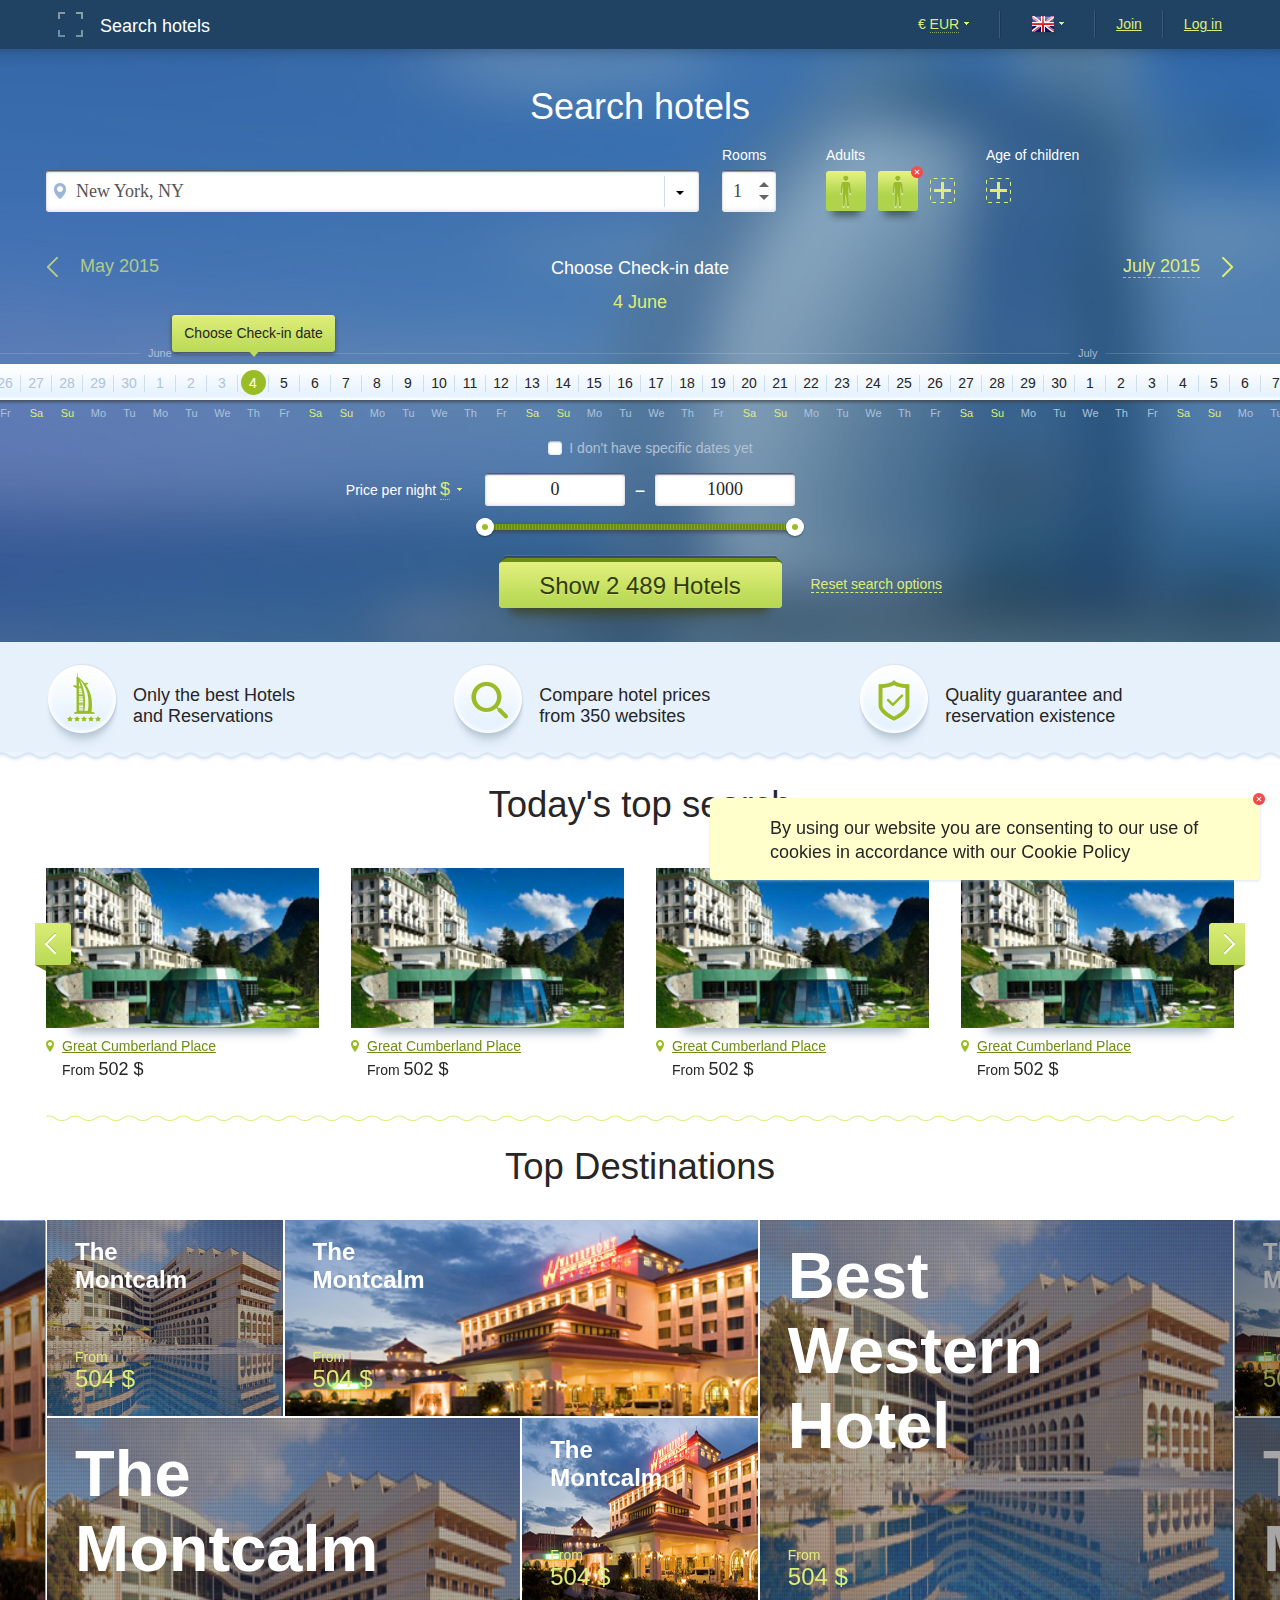
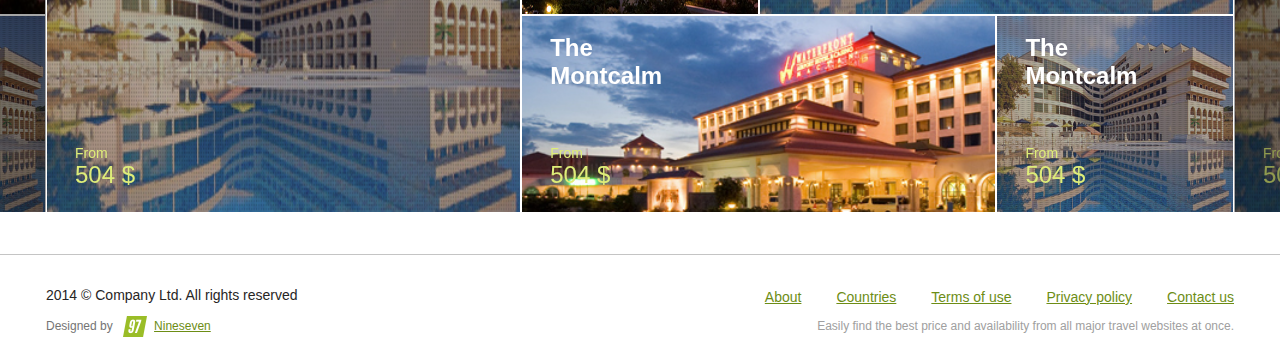
<file: index.html>
<!DOCTYPE html>
<html><head>
<!-- META -->
<meta charset="utf-8" />
<meta name="viewport" content="width=device-width, initial-scale=1.0">

	<!--[if lt IE 9]>
	<script src="http://html5shim.googlecode.com/svn/trunk/html5.js"></script><![endif]-->

<!-- CSS -->
<link rel="stylesheet" type="text/css" href="css/style.css">

<!-- JS -->
<script src="js/jquery-1.11.1.min.js" type="text/javascript"></script>
<script src="js/jquery-ui.min.js" type="text/javascript"></script>
<script src="js/jquery.ui.touch-punch.js" type="text/javascript"></script>
<script src="js/main.js" type="text/javascript"></script>

<title>Homepage</title>
</head>
<body>
<div class="body">
	<div class="head-top">
		<div class="wr">
			<div class="logo pull-left"><h1><img src="img/logo.png" alt="">Search hotels</h1></div>
			<div class="head-detal pull-right">
				<div class="head-detal-option">
					<div class="currency-select">
						<span>€ <em>EUR</em></span>
						<ul>
							<li class="active">€ <em>EUR</em></li>
							<li>$ <em>USD</em></li>
							<li><em>RUB</em></li>
							<li>£ <em>GBP</em></li>
						</ul>
					</div>
				</div>
				<div class="head-detal-option">
					<div class="language-select">
						<span><em class="fl-ico ang"></em></span>
						<ul>
							<li class="active"><i class="fl-ico ang"></i><em>English</em></li>
							<li><i class="fl-ico rus"></i><em>Русский</em></li>
							<li><i class="fl-ico nor"></i><em>Norsk</em></li>
							<li><i class="fl-ico ind"></i><em>Bahasa Indonesia</em></li>
						</ul>
					</div>
				</div>
				<div class="head-detal-option">
					<div class="head-detal-lnk"><a href="">Join</a></div>
				</div>
				<div class="head-detal-option last">
					<div class="head-detal-lnk"><a href="" data-toggle="modal" data-target=".bs-example-modal-sm">Log in</a></div>
				</div>
			</div>

			<div class="menu-open"><a href=""></a></div>
			
			<div class="menu-mob">
				<ul class="menu-mob-ul">
					<li><a href="">Join</a></li>
					<li class="last"><a href="" data-toggle="modal" data-target=".bs-example-modal-sm">Log in</a></li>
				</ul>
				<div class="mob-menu-box last">
					<div class="currency-select">
						<span class="">€ <em>EUR</em></span>
						<ul style="display: none;">
							<li class="active">€ <em>EUR</em></li>
							<li>$ <em>USD</em></li>
							<li><em>RUB</em></li>
							<li>£ <em>GBP</em></li>
						</ul>
					</div>
				</div>
				<div class="mob-menu-box">
					<div class="language-select">
						<span class=""><i class="fl-ico ang"></i><em>English</em></em></span>
						<ul style="display: none;">
							<li class="active"><i class="fl-ico ang"></i></li>
							<li><i class="fl-ico rus"></i></li>
							<li><i class="fl-ico nor"></i></li>
							<li><i class="fl-ico ind"></i></li>
						</ul>
					</div>
				</div>
				<div class="clear"></div>
			</div>
			<div class="menu-mob-bg"></div>
		</div>
	</div>
	<div class="head-top-padding"></div>
	<div class="head">
		<div class="wr">
			<h2>Search hotels</h2>
			<div class="head-detals">
				<div class="head-search">
					<div class="search-rooms">
						<div class="inp-head">Rooms</div>
						<select name="" class="select">
							<option value="1">1</option>
							<option value="2">2</option>
							<option value="3">3</option>
							<option value="4">4</option>
							<option value="5">5</option>
							<option value="6">50</option>
						</select>
					</div>
					<div class="search-adults">
						<div class="inp-head">Adults</div>
						<div class="adults-box">
							<div class="adults-ico adults-one"></div>
							<div class="adults-ico adults-two"><a href="" class="ico-close"></a></div>
							<div class="adults-ico adults-big">×<span>3</span><a href="" class="ico-close"></a></div>
						</div>
						<a href="" class="adults-add"></a>
						<input type="hidden" value="2">
					</div>
					<div class="search-children">
						<div class="inp-head">Age of children</div>
						<div class="children-box">

							<div class="children-box-select">
								<select name="" class="select">
									<option value="1">0-5</option>
									<option value="2">5-8</option>
									<option value="3">8-12</option>
									<option value="4">1</option>
									<option value="5">2</option>
									<option value="6">3</option>
									<option value="7">7</option>
									<option value="8">8</option>
									<option value="9">9</option>
									<option value="10">10</option>
									<option value="11">11</option>
									<option value="12">12</option>
									<option value="13">13</option>
									<option value="14">14</option>
									<option value="15">15</option>
									<option value="16">16</option>
									<option value="17">17</option>
									<option value="18">18</option>
								</select>
								<a href="" class="select-ok"></a>
								<a href="" class="select-close"></a>
							</div>
						</div>
						<a href="" class="children-add"></a>
						<input type="hidden" value="0">
					</div>
				</div>
				<div class="head-search-city">
					<div class="inp-head"></div>
					<div class="inp-style">
						<input type="text" value="New York, NY" onfocus="if (this.value=='New York, NY') this.value='' " onblur="if (this.value==''){this.value='New York, NY'}" >
						<a href="" class="property-name-open"></a>
						<div class="property-name">
							<div class="property-name__header">Property name:</div>
							<div class="property-name__check">
								<li><input type="checkbox" id="ch-hotel"><label for="ch-hotel"><span class="ch-ico hotel_ico-hot"></span> Hotel</label></li>
								<li class="check_width"><input type="checkbox" id="ch-bed"><label for="ch-bed"><span class="ch-ico hotel_ico-bed"></span> Bed and Breakfast</label></li>
								<li><input type="checkbox" id="ch-chain"><label for="ch-chain"><span class="ch-ico hotel_ico-cha"></span> Chain</label></li>
								<li><input type="checkbox" id="ch-motel"><label for="ch-motel"><span class="ch-ico hotel_ico-mot"></span> Motel</label></li>
								<li class="check_width"><input type="checkbox" id="ch-boutique"><label for="ch-boutique"><span class="ch-ico hotel_ico-bou"></span> Boutique Hotel</label></li>
								<li><input type="checkbox" id="ch-hostel"><label for="ch-hostel"><span class="ch-ico hotel_ico-hos"></span> Hostel</label></li>
								<li><input type="checkbox" id="ch-appart"><label for="ch-appart"><span class="ch-ico hotel_ico-apa"></span> Appart-Hotel</label></li>

								<li class="check_width"><input type="checkbox" id="ch-appart"><label for="ch-appart"><span class="ch-ico hotel_ico-int"></span> Point of interest</label></li>
								<li><input type="checkbox" id="ch-appart"><label for="ch-appart"><span class="ch-ico hotel_ico-air"></span> Airport</label></li>
								<li><input type="checkbox" id="ch-appart"><label for="ch-appart"><span class="ch-ico hotel_ico-cit"></span> City</label></li>
								<li class="check_width"><input type="checkbox" id="ch-appart"><label for="ch-appart"><span class="ch-ico hotel_ico-hot_eu"></span> Hotel Europa City Vilnius</label></li>
								<li><input type="checkbox" id="ch-appart"><label for="ch-appart"><span class="ch-ico hotel_ico-gra"></span> Grata Hotel</label></li>
							</div>
						</div>
					</div>
				</div>
			</div>
			<div class="clear"></div>
			<div class="calendar-button">
				<a href="" class="calendar-prev"><!-- May 2015 --></a>
				<a href="" class="calendar-next"><!-- July 2015 --></a>
			</div>
			<div class="total">
				<div class="h3">Total: <span>0</span> night<em>s</em></div>
			</div>
			<div class="date-head">
				<div class="date-header">
					<div class="date-header-cont">
						<span class="check-in"><i>Choose</i> Check-in date<em>:</em> <span>20th April</span><a href="" class="ico-close"></a></span>
						<span class="check-out"><i>Choose</i> Check-out date<em>:</em> <span>20th April</span><a href="" class="ico-close"></a></span>
					</div>
					<div class="date-today">4 June</div>
				</div>
			</div>
			<div class="check-mob">
				<div class="check-mob-in">
					<div class="h3">Check-in</div>
					<div class="check-date">
						<select name="" class="select sel-day-1">
							<option value="1">1</option>
							<option value="2">2</option>
							<option value="3">3</option>
							<option value="4">4</option>
							<option value="5">5</option>
							<option value="6">6</option>
							<option value="7">7</option>
							<option value="8">8</option>
							<option value="9">9</option>
							<option value="10">10</option>
							<option value="11">11</option>
							<option value="12">12</option>
							<option value="13">13</option>
							<option value="14">14</option>
							<option value="15">15</option>
							<option value="16">16</option>
							<option value="17">17</option>
							<option value="18">18</option>
							<option value="19">19</option>
							<option value="20">20</option>
							<option value="21">21</option>
							<option value="22">22</option>
							<option value="23">23</option>
							<option value="24">24</option>
							<option value="25">25</option>
							<option value="26">26</option>
							<option value="27">27</option>
							<option value="28">28</option>
							<option value="29">29</option>
							<option value="30">30</option>
						</select>
					</div>
					<div class="check-month">
						<select name="" class="select sel-month-1">
							<option value="2015, 6, ">Июнь</option>
							<option value="2015, 7, ">Июль</option>
							<option value="2015, 8, ">Август</option>
						</select>
					</div>
					<div class="clearfix"></div>
				</div>
				<div class="check-mob-out">
					<div class="h3">Check-in</div>
					<div class="check-date">
						<select name="" class="select sel-day-2">
							<option value="1">1</option>
							<option value="2">2</option>
							<option value="3">3</option>
							<option value="4">4</option>
							<option value="5">5</option>
							<option value="6">6</option>
							<option value="7">7</option>
							<option value="8">8</option>
							<option value="9">9</option>
							<option value="10">10</option>
							<option value="11">11</option>
							<option value="12">12</option>
							<option value="13">13</option>
							<option value="14">14</option>
							<option value="15">15</option>
							<option value="16">16</option>
							<option value="17">17</option>
							<option value="18">18</option>
							<option value="19">19</option>
							<option value="20">20</option>
							<option value="21">21</option>
							<option value="22">22</option>
							<option value="23">23</option>
							<option value="24">24</option>
							<option value="25">25</option>
							<option value="26">26</option>
							<option value="27">27</option>
							<option value="28">28</option>
							<option value="29">29</option>
							<option value="30">30</option>
						</select>
					</div>
					<div class="check-month">
						<select name="" class="select sel-month-2">
							<option value="2015, 6, ">Июнь</option>
							<option value="2015, 7, ">Июль</option>
							<option value="2015, 8, ">Август</option>
						</select>
					</div>
					<div class="clearfix"></div>
				</div>
				<div class="total_nights-main">
					Total: <span>1</span> night<em>s</em> <a href="" class="ico-close"></a>
				</div>
			</div>
		</div>
		<div class="calendar">
			<div class="day-tooltip-box"><div class="day-tooltip"><span>Choose Check-out date</span></div></div>
			<div class="month-cont">
				<div class="month-cont-opt">
					<div class="month" date-month="May 2015">
						<div class="month-header">
							<span>May</span>
						</div>
						<div class="month-day no-act" rel="1th June">
							<div class="day-border">1</div>
							<div class="day-weekday">Mo</div>
						</div>
						<div class="month-day no-act" rel="2th June">
							<div class="day-border">2</div>
							<div class="day-weekday">Tu</div>
						</div>
						<div class="month-day no-act" rel="3th June">
							<div class="day-border">3</div>
							<div class="day-weekday">We</div>
						</div>
						<div class="month-day no-act" rel="4th June">
							<div class="day-border">4</div>
							<div class="day-weekday">Th</div>
						</div>
						<div class="month-day no-act" rel="5th June">
							<div class="day-border">5</div>
							<div class="day-weekday">Fr</div>
						</div>
						<div class="month-day day-output no-act" rel="6th June">
							<div class="day-border">6</div>
							<div class="day-weekday">Sa</div>
						</div>
						<div class="month-day day-output no-act" rel="7th June">
							<div class="day-border">7</div>
							<div class="day-weekday">Su</div>
						</div>
						<div class="month-day no-act" rel="8th June">
							<div class="day-border">8</div>
							<div class="day-weekday">Mo</div>
						</div>
						<div class="month-day no-act" rel="9th June">
							<div class="day-border">9</div>
							<div class="day-weekday">Tu</div>
						</div>
						<div class="month-day no-act" rel="10th June">
							<div class="day-border">10</div>
							<div class="day-weekday">We</div>
						</div>
						<div class="month-day no-act" rel="11th June">
							<div class="day-border">11</div>
							<div class="day-weekday">Th</div>
						</div>
						<div class="month-day no-act" rel="12th June">
							<div class="day-border">12</div>
							<div class="day-weekday">Fr</div>
						</div>
						<div class="month-day day-output no-act" rel="13th June">
							<div class="day-border">13</div>
							<div class="day-weekday">Sa</div>
						</div>
						<div class="month-day day-output no-act" rel="14th June">
							<div class="day-border">14</div>
							<div class="day-weekday">Su</div>
						</div>
						<div class="month-day no-act" rel="15th June">
							<div class="day-border">15</div>
							<div class="day-weekday">Mo</div>
						</div>
						<div class="month-day no-act" rel="16th June">
							<div class="day-border">16</div>
							<div class="day-weekday">Tu</div>
						</div>
						<div class="month-day no-act" rel="17th June">
							<div class="day-border">17</div>
							<div class="day-weekday">We</div>
						</div>
						<div class="month-day no-act" rel="18th June">
							<div class="day-border">18</div>
							<div class="day-weekday">Th</div>
						</div>
						<div class="month-day no-act" rel="19th June">
							<div class="day-border">19</div>
							<div class="day-weekday">Fr</div>
						</div>
						<div class="month-day day-output no-act" rel="20th June">
							<div class="day-border">20</div>
							<div class="day-weekday">Sa</div>
						</div>
						<div class="month-day day-output no-act" rel="21th June">
							<div class="day-border">21</div>
							<div class="day-weekday">Su</div>
						</div>
						<div class="month-day no-act" rel="22th June">
							<div class="day-border">22</div>
							<div class="day-weekday">Mo</div>
						</div>
						<div class="month-day no-act" rel="23th June">
							<div class="day-border">23</div>
							<div class="day-weekday">Tu</div>
						</div>
						<div class="month-day no-act" rel="24th June">
							<div class="day-border">24</div>
							<div class="day-weekday">We</div>
						</div>
						<div class="month-day no-act" rel="25th June">
							<div class="day-border">25</div>
							<div class="day-weekday">Th</div>
						</div>
						<div class="month-day no-act" rel="26th June">
							<div class="day-border">26</div>
							<div class="day-weekday">Fr</div>
						</div>
						<div class="month-day day-output no-act" rel="27th June">
							<div class="day-border">27</div>
							<div class="day-weekday">Sa</div>
						</div>
						<div class="month-day day-output no-act" rel="28th June">
							<div class="day-border">28</div>
							<div class="day-weekday">Su</div>
						</div>
						<div class="month-day no-act" rel="29th June">
							<div class="day-border">29</div>
							<div class="day-weekday">Mo</div>
						</div>
						<div class="month-day no-act" rel="30th June">
							<div class="day-border">30</div>
							<div class="day-weekday">Tu</div>
						</div>
					</div>
					<div class="month active" date-month="June 2015">
						<div class="month-header">
							<span>June</span>
						</div>
						<div class="month-day no-act" rel="1th June">
							<div class="day-border">1</div>
							<div class="day-weekday">Mo</div>
						</div>
						<div class="month-day no-act" rel="2th June">
							<div class="day-border">2</div>
							<div class="day-weekday">Tu</div>
						</div>
						<div class="month-day no-act" rel="3th June">
							<div class="day-border">3</div>
							<div class="day-weekday">We</div>
						</div>
						<div class="month-day present_day act" rel="4th June">
							<div class="day-tooltip-present" style="display: block;"><span>Choose Check-in date</span></div>
							<div class="day-border">4</div>
							<div class="day-weekday">Th</div>
						</div>
						<div class="month-day act" rel="5th June">
							<div class="day-border">5</div>
							<div class="day-weekday">Fr</div>
						</div>
						<div class="month-day day-output act" rel="6th June">
							<div class="day-border">6</div>
							<div class="day-weekday">Sa</div>
						</div>
						<div class="month-day day-output act" rel="7th June">
							<div class="day-border">7</div>
							<div class="day-weekday">Su</div>
						</div>
						<div class="month-day act" rel="8th June">
							<div class="day-border">8</div>
							<div class="day-weekday">Mo</div>
						</div>
						<div class="month-day act" rel="9th June">
							<div class="day-border">9</div>
							<div class="day-weekday">Tu</div>
						</div>
						<div class="month-day act" rel="10th June">
							<div class="day-border">10</div>
							<div class="day-weekday">We</div>
						</div>
						<div class="month-day act" rel="11th June">
							<div class="day-border">11</div>
							<div class="day-weekday">Th</div>
						</div>
						<div class="month-day act" rel="12th June">
							<div class="day-border">12</div>
							<div class="day-weekday">Fr</div>
						</div>
						<div class="month-day day-output act" rel="13th June">
							<div class="day-border">13</div>
							<div class="day-weekday">Sa</div>
						</div>
						<div class="month-day day-output act" rel="14th June">
							<div class="day-border">14</div>
							<div class="day-weekday">Su</div>
						</div>
						<div class="month-day act" rel="15th June">
							<div class="day-border">15</div>
							<div class="day-weekday">Mo</div>
						</div>
						<div class="month-day act" rel="16th June">
							<div class="day-border">16</div>
							<div class="day-weekday">Tu</div>
						</div>
						<div class="month-day act" rel="17th June">
							<div class="day-border">17</div>
							<div class="day-weekday">We</div>
						</div>
						<div class="month-day act" rel="18th June">
							<div class="day-border">18</div>
							<div class="day-weekday">Th</div>
						</div>
						<div class="month-day act" rel="19th June">
							<div class="day-border">19</div>
							<div class="day-weekday">Fr</div>
						</div>
						<div class="month-day day-output act" rel="20th June">
							<div class="day-border">20</div>
							<div class="day-weekday">Sa</div>
						</div>
						<div class="month-day day-output act" rel="21th June">
							<div class="day-border">21</div>
							<div class="day-weekday">Su</div>
						</div>
						<div class="month-day act" rel="22th June">
							<div class="day-border">22</div>
							<div class="day-weekday">Mo</div>
						</div>
						<div class="month-day act" rel="23th June">
							<div class="day-border">23</div>
							<div class="day-weekday">Tu</div>
						</div>
						<div class="month-day act" rel="24th June">
							<div class="day-border">24</div>
							<div class="day-weekday">We</div>
						</div>
						<div class="month-day act" rel="25th June">
							<div class="day-border">25</div>
							<div class="day-weekday">Th</div>
						</div>
						<div class="month-day act" rel="26th June">
							<div class="day-border">26</div>
							<div class="day-weekday">Fr</div>
						</div>
						<div class="month-day day-output act" rel="27th June">
							<div class="day-border">27</div>
							<div class="day-weekday">Sa</div>
						</div>
						<div class="month-day day-output act" rel="28th June">
							<div class="day-border">28</div>
							<div class="day-weekday">Su</div>
						</div>
						<div class="month-day act" rel="29th June">
							<div class="day-border">29</div>
							<div class="day-weekday">Mo</div>
						</div>
						<div class="month-day act" rel="30th June">
							<div class="day-border">30</div>
							<div class="day-weekday">Tu</div>
						</div>
					</div>
					<div class="month" date-month="July 2015">
						<div class="month-header">
							<span>July</span>
						</div>
						<div class="month-day act" rel="1th July">
							<div class="day-border">1</div>
							<div class="day-weekday">We</div>
						</div>
						<div class="month-day act" rel="2th July">
							<div class="day-border">2</div>
							<div class="day-weekday">Th</div>
						</div>
						<div class="month-day act" rel="3th July">
							<div class="day-border">3</div>
							<div class="day-weekday">Fr</div>
						</div>
						<div class="month-day day-output act" rel="4th July">
							<div class="day-border">4</div>
							<div class="day-weekday">Sa</div>
						</div>
						<div class="month-day day-output act" rel="5th July">
							<div class="day-border">5</div>
							<div class="day-weekday">Su</div>
						</div>
						<div class="month-day act" rel="6th July">
							<div class="day-border">6</div>
							<div class="day-weekday">Mo</div>
						</div>
						<div class="month-day act" rel="7th July">
							<div class="day-border">7</div>
							<div class="day-weekday">Tu</div>
						</div>
						<div class="month-day act" rel="8th July">
							<div class="day-border">8</div>
							<div class="day-weekday">We</div>
						</div>
						<div class="month-day act" rel="9th July">
							<div class="day-border">9</div>
							<div class="day-weekday">Th</div>
						</div>
						<div class="month-day act" rel="10th July">
							<div class="day-border">10</div>
							<div class="day-weekday">Fr</div>
						</div>
						<div class="month-day day-output act" rel="11th July">
							<div class="day-border">11</div>
							<div class="day-weekday">Sa</div>
						</div>
						<div class="month-day day-output act" rel="12th July">
							<div class="day-border">12</div>
							<div class="day-weekday">Su</div>
						</div>
						<div class="month-day act" rel="13th July">
							<div class="day-border">13</div>
							<div class="day-weekday">Mo</div>
						</div>
						<div class="month-day act" rel="14th July">
							<div class="day-border">14</div>
							<div class="day-weekday">Tu</div>
						</div>
						<div class="month-day act" rel="15th July">
							<div class="day-border">15</div>
							<div class="day-weekday">We</div>
						</div>
						<div class="month-day act" rel="16th July">
							<div class="day-border">16</div>
							<div class="day-weekday">Th</div>
						</div>
						<div class="month-day act" rel="17th July">
							<div class="day-border">17</div>
							<div class="day-weekday">Fr</div>
						</div>
						<div class="month-day day-output act" rel="18th July">
							<div class="day-border">18</div>
							<div class="day-weekday">Sa</div>
						</div>
						<div class="month-day day-output act" rel="19th July">
							<div class="day-border">19</div>
							<div class="day-weekday">Su</div>
						</div>
						<div class="month-day act" rel="20th July">
							<div class="day-border">20</div>
							<div class="day-weekday">Mo</div>
						</div>
						<div class="month-day act" rel="21th July">
							<div class="day-border">21</div>
							<div class="day-weekday">Tu</div>
						</div>
						<div class="month-day act" rel="22th July">
							<div class="day-border">22</div>
							<div class="day-weekday">We</div>
						</div>
						<div class="month-day act" rel="23th July">
							<div class="day-border">23</div>
							<div class="day-weekday">Th</div>
						</div>
						<div class="month-day act" rel="24th July">
							<div class="day-border">24</div>
							<div class="day-weekday">Fr</div>
						</div>
						<div class="month-day day-output act" rel="25th July">
							<div class="day-border">25</div>
							<div class="day-weekday">Sa</div>
						</div>
						<div class="month-day day-output act" rel="26th July">
							<div class="day-border">26</div>
							<div class="day-weekday">Su</div>
						</div>
						<div class="month-day act" rel="27th July">
							<div class="day-border">27</div>
							<div class="day-weekday">Mo</div>
						</div>
						<div class="month-day act" rel="28th July">
							<div class="day-border">28</div>
							<div class="day-weekday">Tu</div>
						</div>
						<div class="month-day act" rel="29th July">
							<div class="day-border">29</div>
							<div class="day-weekday">We</div>
						</div>
						<div class="month-day act" rel="30th July">
							<div class="day-border">30</div>
							<div class="day-weekday">Th</div>
						</div>
						<div class="month-day act" rel="31th July">
							<div class="day-border">31</div>
							<div class="day-weekday">Fr</div>
						</div>
					</div>
					<div class="month" date-month="August 2015">
						<div class="month-header">
							<span>August</span>
						</div>
						<div class="month-day act" rel="1th July">
							<div class="day-border">1</div>
							<div class="day-weekday">We</div>
						</div>
						<div class="month-day act" rel="2th July">
							<div class="day-border">2</div>
							<div class="day-weekday">Th</div>
						</div>
						<div class="month-day act" rel="3th July">
							<div class="day-border">3</div>
							<div class="day-weekday">Fr</div>
						</div>
						<div class="month-day day-output act" rel="4th July">
							<div class="day-border">4</div>
							<div class="day-weekday">Sa</div>
						</div>
						<div class="month-day day-output act" rel="5th July">
							<div class="day-border">5</div>
							<div class="day-weekday">Su</div>
						</div>
						<div class="month-day act" rel="6th July">
							<div class="day-border">6</div>
							<div class="day-weekday">Mo</div>
						</div>
						<div class="month-day act" rel="7th July">
							<div class="day-border">7</div>
							<div class="day-weekday">Tu</div>
						</div>
						<div class="month-day act" rel="8th July">
							<div class="day-border">8</div>
							<div class="day-weekday">We</div>
						</div>
						<div class="month-day act" rel="9th July">
							<div class="day-border">9</div>
							<div class="day-weekday">Th</div>
						</div>
						<div class="month-day act" rel="10th July">
							<div class="day-border">10</div>
							<div class="day-weekday">Fr</div>
						</div>
						<div class="month-day day-output act" rel="11th July">
							<div class="day-border">11</div>
							<div class="day-weekday">Sa</div>
						</div>
						<div class="month-day day-output act" rel="12th July">
							<div class="day-border">12</div>
							<div class="day-weekday">Su</div>
						</div>
						<div class="month-day act" rel="13th July">
							<div class="day-border">13</div>
							<div class="day-weekday">Mo</div>
						</div>
						<div class="month-day act" rel="14th July">
							<div class="day-border">14</div>
							<div class="day-weekday">Tu</div>
						</div>
						<div class="month-day act" rel="15th July">
							<div class="day-border">15</div>
							<div class="day-weekday">We</div>
						</div>
						<div class="month-day act" rel="16th July">
							<div class="day-border">16</div>
							<div class="day-weekday">Th</div>
						</div>
						<div class="month-day act" rel="17th July">
							<div class="day-border">17</div>
							<div class="day-weekday">Fr</div>
						</div>
						<div class="month-day day-output act" rel="18th July">
							<div class="day-border">18</div>
							<div class="day-weekday">Sa</div>
						</div>
						<div class="month-day day-output act" rel="19th July">
							<div class="day-border">19</div>
							<div class="day-weekday">Su</div>
						</div>
						<div class="month-day act" rel="20th July">
							<div class="day-border">20</div>
							<div class="day-weekday">Mo</div>
						</div>
						<div class="month-day act" rel="21th July">
							<div class="day-border">21</div>
							<div class="day-weekday">Tu</div>
						</div>
						<div class="month-day act" rel="22th July">
							<div class="day-border">22</div>
							<div class="day-weekday">We</div>
						</div>
						<div class="month-day act" rel="23th July">
							<div class="day-border">23</div>
							<div class="day-weekday">Th</div>
						</div>
						<div class="month-day act" rel="24th July">
							<div class="day-border">24</div>
							<div class="day-weekday">Fr</div>
						</div>
						<div class="month-day day-output act" rel="25th July">
							<div class="day-border">25</div>
							<div class="day-weekday">Sa</div>
						</div>
						<div class="month-day day-output act" rel="26th July">
							<div class="day-border">26</div>
							<div class="day-weekday">Su</div>
						</div>
						<div class="month-day act" rel="27th July">
							<div class="day-border">27</div>
							<div class="day-weekday">Mo</div>
						</div>
						<div class="month-day act" rel="28th July">
							<div class="day-border">28</div>
							<div class="day-weekday">Tu</div>
						</div>
						<div class="month-day act" rel="29th July">
							<div class="day-border">29</div>
							<div class="day-weekday">We</div>
						</div>
						<div class="month-day act" rel="30th July">
							<div class="day-border">30</div>
							<div class="day-weekday">Th</div>
						</div>
						<div class="month-day act" rel="31th July">
							<div class="day-border">31</div>
							<div class="day-weekday">Fr</div>
						</div>
					</div>
					<div class="month" date-month="September 2015">
						<div class="month-header">
							<span>September</span>
						</div>
						<div class="month-day act" rel="1th July">
							<div class="day-border">1</div>
							<div class="day-weekday">We</div>
						</div>
						<div class="month-day act" rel="2th July">
							<div class="day-border">2</div>
							<div class="day-weekday">Th</div>
						</div>
						<div class="month-day act" rel="3th July">
							<div class="day-border">3</div>
							<div class="day-weekday">Fr</div>
						</div>
						<div class="month-day day-output act" rel="4th July">
							<div class="day-border">4</div>
							<div class="day-weekday">Sa</div>
						</div>
						<div class="month-day day-output act" rel="5th July">
							<div class="day-border">5</div>
							<div class="day-weekday">Su</div>
						</div>
						<div class="month-day act" rel="6th July">
							<div class="day-border">6</div>
							<div class="day-weekday">Mo</div>
						</div>
						<div class="month-day act" rel="7th July">
							<div class="day-border">7</div>
							<div class="day-weekday">Tu</div>
						</div>
						<div class="month-day act" rel="8th July">
							<div class="day-border">8</div>
							<div class="day-weekday">We</div>
						</div>
						<div class="month-day act" rel="9th July">
							<div class="day-border">9</div>
							<div class="day-weekday">Th</div>
						</div>
						<div class="month-day act" rel="10th July">
							<div class="day-border">10</div>
							<div class="day-weekday">Fr</div>
						</div>
						<div class="month-day day-output act" rel="11th July">
							<div class="day-border">11</div>
							<div class="day-weekday">Sa</div>
						</div>
						<div class="month-day day-output act" rel="12th July">
							<div class="day-border">12</div>
							<div class="day-weekday">Su</div>
						</div>
						<div class="month-day act" rel="13th July">
							<div class="day-border">13</div>
							<div class="day-weekday">Mo</div>
						</div>
						<div class="month-day act" rel="14th July">
							<div class="day-border">14</div>
							<div class="day-weekday">Tu</div>
						</div>
						<div class="month-day act" rel="15th July">
							<div class="day-border">15</div>
							<div class="day-weekday">We</div>
						</div>
						<div class="month-day act" rel="16th July">
							<div class="day-border">16</div>
							<div class="day-weekday">Th</div>
						</div>
						<div class="month-day act" rel="17th July">
							<div class="day-border">17</div>
							<div class="day-weekday">Fr</div>
						</div>
						<div class="month-day day-output act" rel="18th July">
							<div class="day-border">18</div>
							<div class="day-weekday">Sa</div>
						</div>
						<div class="month-day day-output act" rel="19th July">
							<div class="day-border">19</div>
							<div class="day-weekday">Su</div>
						</div>
						<div class="month-day act" rel="20th July">
							<div class="day-border">20</div>
							<div class="day-weekday">Mo</div>
						</div>
						<div class="month-day act" rel="21th July">
							<div class="day-border">21</div>
							<div class="day-weekday">Tu</div>
						</div>
						<div class="month-day act" rel="22th July">
							<div class="day-border">22</div>
							<div class="day-weekday">We</div>
						</div>
						<div class="month-day act" rel="23th July">
							<div class="day-border">23</div>
							<div class="day-weekday">Th</div>
						</div>
						<div class="month-day act" rel="24th July">
							<div class="day-border">24</div>
							<div class="day-weekday">Fr</div>
						</div>
						<div class="month-day day-output act" rel="25th July">
							<div class="day-border">25</div>
							<div class="day-weekday">Sa</div>
						</div>
						<div class="month-day day-output act" rel="26th July">
							<div class="day-border">26</div>
							<div class="day-weekday">Su</div>
						</div>
						<div class="month-day act" rel="27th July">
							<div class="day-border">27</div>
							<div class="day-weekday">Mo</div>
						</div>
						<div class="month-day act" rel="28th July">
							<div class="day-border">28</div>
							<div class="day-weekday">Tu</div>
						</div>
						<div class="month-day act" rel="29th July">
							<div class="day-border">29</div>
							<div class="day-weekday">We</div>
						</div>
						<div class="month-day act" rel="30th July">
							<div class="day-border">30</div>
							<div class="day-weekday">Th</div>
						</div>
						<div class="month-day act" rel="31th July">
							<div class="day-border">31</div>
							<div class="day-weekday">Fr</div>
						</div>
					</div>
					<div class="month" date-month="October 2015">
						<div class="month-header">
							<span>October</span>
						</div>
						<div class="month-day act" rel="1th July">
							<div class="day-border">1</div>
							<div class="day-weekday">We</div>
						</div>
						<div class="month-day act" rel="2th July">
							<div class="day-border">2</div>
							<div class="day-weekday">Th</div>
						</div>
						<div class="month-day act" rel="3th July">
							<div class="day-border">3</div>
							<div class="day-weekday">Fr</div>
						</div>
						<div class="month-day day-output act" rel="4th July">
							<div class="day-border">4</div>
							<div class="day-weekday">Sa</div>
						</div>
						<div class="month-day day-output act" rel="5th July">
							<div class="day-border">5</div>
							<div class="day-weekday">Su</div>
						</div>
						<div class="month-day act" rel="6th July">
							<div class="day-border">6</div>
							<div class="day-weekday">Mo</div>
						</div>
						<div class="month-day act" rel="7th July">
							<div class="day-border">7</div>
							<div class="day-weekday">Tu</div>
						</div>
						<div class="month-day act" rel="8th July">
							<div class="day-border">8</div>
							<div class="day-weekday">We</div>
						</div>
						<div class="month-day act" rel="9th July">
							<div class="day-border">9</div>
							<div class="day-weekday">Th</div>
						</div>
						<div class="month-day act" rel="10th July">
							<div class="day-border">10</div>
							<div class="day-weekday">Fr</div>
						</div>
						<div class="month-day day-output act" rel="11th July">
							<div class="day-border">11</div>
							<div class="day-weekday">Sa</div>
						</div>
						<div class="month-day day-output act" rel="12th July">
							<div class="day-border">12</div>
							<div class="day-weekday">Su</div>
						</div>
						<div class="month-day act" rel="13th July">
							<div class="day-border">13</div>
							<div class="day-weekday">Mo</div>
						</div>
						<div class="month-day act" rel="14th July">
							<div class="day-border">14</div>
							<div class="day-weekday">Tu</div>
						</div>
						<div class="month-day act" rel="15th July">
							<div class="day-border">15</div>
							<div class="day-weekday">We</div>
						</div>
						<div class="month-day act" rel="16th July">
							<div class="day-border">16</div>
							<div class="day-weekday">Th</div>
						</div>
						<div class="month-day act" rel="17th July">
							<div class="day-border">17</div>
							<div class="day-weekday">Fr</div>
						</div>
						<div class="month-day day-output act" rel="18th July">
							<div class="day-border">18</div>
							<div class="day-weekday">Sa</div>
						</div>
						<div class="month-day day-output act" rel="19th July">
							<div class="day-border">19</div>
							<div class="day-weekday">Su</div>
						</div>
						<div class="month-day act" rel="20th July">
							<div class="day-border">20</div>
							<div class="day-weekday">Mo</div>
						</div>
						<div class="month-day act" rel="21th July">
							<div class="day-border">21</div>
							<div class="day-weekday">Tu</div>
						</div>
						<div class="month-day act" rel="22th July">
							<div class="day-border">22</div>
							<div class="day-weekday">We</div>
						</div>
						<div class="month-day act" rel="23th July">
							<div class="day-border">23</div>
							<div class="day-weekday">Th</div>
						</div>
						<div class="month-day act" rel="24th July">
							<div class="day-border">24</div>
							<div class="day-weekday">Fr</div>
						</div>
						<div class="month-day day-output act" rel="25th July">
							<div class="day-border">25</div>
							<div class="day-weekday">Sa</div>
						</div>
						<div class="month-day day-output act" rel="26th July">
							<div class="day-border">26</div>
							<div class="day-weekday">Su</div>
						</div>
						<div class="month-day act" rel="27th July">
							<div class="day-border">27</div>
							<div class="day-weekday">Mo</div>
						</div>
						<div class="month-day act" rel="28th July">
							<div class="day-border">28</div>
							<div class="day-weekday">Tu</div>
						</div>
						<div class="month-day act" rel="29th July">
							<div class="day-border">29</div>
							<div class="day-weekday">We</div>
						</div>
						<div class="month-day act" rel="30th July">
							<div class="day-border">30</div>
							<div class="day-weekday">Th</div>
						</div>
						<div class="month-day act" rel="31th July">
							<div class="day-border">31</div>
							<div class="day-weekday">Fr</div>
						</div>
					</div>
				</div>
			</div>
		</div>
		<div class="wr">
			<div class="date-head">
				<div class="date-header">
					<p><label class="checkbox inline"><input type="checkbox"> I don't have specific dates yet</label></p>
				</div>
			</div>
			<div class="total">
				<div class="total-inp">
					<input type="text" id="amount" class="pull-left range-min_input range_inputs"> <i>−</i> 
					<input type="text" id="amount2" class="pull-right range-max_input range_inputs">
					<div class="total-inp-header">
						Price per night 
						<div class="currency-sl">
							<span>$</span>
							<ul>
								<li class="active"><em>$</em></li>
								<li><em>€</em></li>
								<li><em>RUB</em></li>
								<li><em>£</em></li>
							</ul>
						</div>
					</div>
				</div>
				<div class="total-slider">
					<div id="slider-range" data-min="0" data-max="1000" data-step="1"></div>
				</div>
				<div class="total-button">
					<button class="btn-st">Show 2 489 Hotels</button>
					<div class="lnk-reset"><a href="">Reset search options</a></div>
				</div>
			</div>
		</div>
	</div>
	<div class="service">
		<div class="wr">
			<div class="row-fluid">
				<div class="span4">
					<div class="service-ico"><img src="img/serv-1.png" alt=""></div>
					<div class="service-lnk"><a href="">Only the best Hotels and Reservations</a></div>
				</div>
				<div class="span4">
					<div class="service-ico"><img src="img/serv-2.png" alt=""></div>
					<div class="service-lnk"><a href="">Compare hotel prices from 350 websites</a></div>
				</div>
				<div class="span4">
					<div class="service-ico"><img src="img/serv-3.png" alt=""></div>
					<div class="service-lnk"><a href="">Quality guarantee and reservation existence</a></div>
				</div>
			</div>
		</div>
	</div>
	<div class="wr">
		<div class="text-center"><h2>Today's top search</h2></div>
		<div class="corusel-page">

			<div class="carousel">
				<div class="item">
			    	<div class="cor-img"><span><a href=""><img src="images/img-1.jpg" alt=""></a></span></div>
			    	<div class="cor-lnk"><a href="">Great Cumberland Place</a></div>
			    	<div class="cor-pay">From <span>502 $</span></div>
			    </div>
			    <div class="item">
			    	<div class="cor-img"><span><a href=""><img src="images/img-1.jpg" alt=""></a></span></div>
			    	<div class="cor-lnk"><a href="">Great Cumberland Place</a></div>
			    	<div class="cor-pay">From <span>502 $</span></div>
			    </div>
			    <div class="item">
			    	<div class="cor-img"><span><a href=""><img src="images/img-1.jpg" alt=""></a></span></div>
			    	<div class="cor-lnk"><a href="">Great Cumberland Place</a></div>
			    	<div class="cor-pay">From <span>502 $</span></div>
			    </div>
			    <div class="item">
			    	<div class="cor-img"><span><a href=""><img src="images/img-1.jpg" alt=""></a></span></div>
			    	<div class="cor-lnk"><a href="">Great Cumberland Place</a></div>
			    	<div class="cor-pay">From <span>502 $</span></div>
			    </div>
			    <div class="item">
			    	<div class="cor-img"><span><a href=""><img src="images/img-1.jpg" alt=""></a></span></div>
			    	<div class="cor-lnk"><a href="">Great Cumberland Place</a></div>
			    	<div class="cor-pay">From <span>502 $</span></div>
			    </div>
			    <div class="item">
			    	<div class="cor-img"><span><a href=""><img src="images/img-1.jpg" alt=""></a></span></div>
			    	<div class="cor-lnk"><a href="">Great Cumberland Place</a></div>
			    	<div class="cor-pay">From <span>502 $</span></div>
			    </div>
			    <div class="item">
			    	<div class="cor-img"><span><a href=""><img src="images/img-1.jpg" alt=""></a></span></div>
			    	<div class="cor-lnk"><a href="">Great Cumberland Place</a></div>
			    	<div class="cor-pay">From <span>502 $</span></div>
			    </div>
			    <div class="item">
			    	<div class="cor-img"><span><a href=""><img src="images/img-1.jpg" alt=""></a></span></div>
			    	<div class="cor-lnk"><a href="">Great Cumberland Place</a></div>
			    	<div class="cor-pay">From <span>502 $</span></div>
			    </div>
			</div>
		</div>
	</div>
	<div class="destinations-sl">
		<div class="wr">
			<div class="text-center"><h2>Top Destinations</h2></div>
			<div class="corusel-dest">
				<div class="destinations-cont">
					<a href="" class="dest-item col_1_1 col-i-1">
						<img src="images/dest-1.jpg" alt="">
						<span class="dest-name">The Montcalm</span>
						<span class="dest-pay">From <span>504 $</span></span>
					</a>
					<a href="" class="dest-item col_2_1 col-i-2">
						<img src="images/dest-2.jpg" alt="">
						<span class="dest-name">The Montcalm</span>
						<span class="dest-pay">From <span>504 $</span></span>
					</a>
					<a href="" class="dest-item col_2_2 col-i-3">
						<img src="images/dest-1.jpg" alt="">
						<span class="dest-name">Best Western Hotel</span>
						<span class="dest-pay">From <span>504 $</span></span>
					</a>
					<a href="" class="dest-item col_2_2 col-i-4">
						<img src="images/dest-1.jpg" alt="">
						<span class="dest-name">The Montcalm</span>
						<span class="dest-pay">From <span>504 $</span></span>
					</a>
					<a href="" class="dest-item col_1_1 col-i-5">
						<img src="images/dest-2.jpg" alt="">
						<span class="dest-name">The Montcalm</span>
						<span class="dest-pay">From <span>504 $</span></span>
					</a>
					<a href="" class="dest-item col_2_1 col-i-6">
						<img src="images/dest-2.jpg" alt="">
						<span class="dest-name">The Montcalm</span>
						<span class="dest-pay">From <span>504 $</span></span>
					</a>
					<a href="" class="dest-item col_1_1 col-i-7">
						<img src="images/dest-1.jpg" alt="">
						<span class="dest-name">The Montcalm</span>
						<span class="dest-pay">From <span>504 $</span></span>
					</a>
				</div>
				<div class="destinations-cont">
					<a href="" class="dest-item col_1_1 col-i-1">
						<img src="images/dest-2.jpg" alt="">
						<span class="dest-name">The Montcalm</span>
						<span class="dest-pay">From <span>504 $</span></span>
					</a>
					<a href="" class="dest-item col_2_1 col-i-2">
						<img src="images/dest-1.jpg" alt="">
						<span class="dest-name">The Montcalm</span>
						<span class="dest-pay">From <span>504 $</span></span>
					</a>
					<a href="" class="dest-item col_2_2 col-i-3">
						<img src="images/dest-2.jpg" alt="">
						<span class="dest-name">The Montcalm</span>
						<span class="dest-pay">From <span>504 $</span></span>
					</a>
					<a href="" class="dest-item col_2_2 col-i-4">
						<img src="images/dest-1.jpg" alt="">
						<span class="dest-name">The Montcalm</span>
						<span class="dest-pay">From <span>504 $</span></span>
					</a>
					<a href="" class="dest-item col_1_1 col-i-5">
						<img src="images/dest-2.jpg" alt="">
						<span class="dest-name">The Montcalm</span>
						<span class="dest-pay">From <span>504 $</span></span>
					</a>
					<a href="" class="dest-item col_2_1 col-i-6">
						<img src="images/dest-2.jpg" alt="">
						<span class="dest-name">The Montcalm</span>
						<span class="dest-pay">From <span>504 $</span></span>
					</a>
					<a href="" class="dest-item col_1_1 col-i-7">
						<img src="images/dest-1.jpg" alt="">
						<span class="dest-name">The Montcalm</span>
						<span class="dest-pay">From <span>504 $</span></span>
					</a>
				</div>
				<div class="destinations-cont">
					<a href="" class="dest-item col_1_1 col-i-1">
						<img src="images/dest-1.jpg" alt="">
						<span class="dest-name">The Montcalm</span>
						<span class="dest-pay">From <span>504 $</span></span>
					</a>
					<a href="" class="dest-item col_2_1 col-i-2">
						<img src="images/dest-2.jpg" alt="">
						<span class="dest-name">The Montcalm</span>
						<span class="dest-pay">From <span>504 $</span></span>
					</a>
					<a href="" class="dest-item col_2_2 col-i-3">
						<img src="images/dest-2.jpg" alt="">
						<span class="dest-name">The Montcalm</span>
						<span class="dest-pay">From <span>504 $</span></span>
					</a>
					<a href="" class="dest-item col_2_2 col-i-4">
						<img src="images/dest-1.jpg" alt="">
						<span class="dest-name">Best Western Hotel</span>
						<span class="dest-pay">From <span>504 $</span></span>
					</a>
					<a href="" class="dest-item col_1_1 col-i-5">
						<img src="images/dest-2.jpg" alt="">
						<span class="dest-name">The Montcalm</span>
						<span class="dest-pay">From <span>504 $</span></span>
					</a>
					<a href="" class="dest-item col_2_1 col-i-6">
						<img src="images/dest-1.jpg" alt="">
						<span class="dest-name">The Montcalm</span>
						<span class="dest-pay">From <span>504 $</span></span>
					</a>
					<a href="" class="dest-item col_1_1 col-i-7">
						<img src="images/dest-1.jpg" alt="">
						<span class="dest-name">The Montcalm</span>
						<span class="dest-pay">From <span>504 $</span></span>
					</a>
				</div>
			</div>
		</div>
	</div>
	<div class="footer">
		<div class="wr">
			<div class="copyright">2014 © Company Ltd. All rights reserved</div>
			<ul class="footer-menu">
				<li><a href="">About</a></li>
				<li><a href="">Countries</a></li>
				<li><a href="">Terms of use</a></li>
				<li><a href="">Privacy policy</a></li>
				<li><a href="">Contact us</a></li>
			</ul>
			<div class="clearfix"></div>
			<div class="nineseven">
				Designed by <a href="http://nineseven.ru/">Nineseven</a>
			</div>
			<div class="footer-comment">Easily find the best price and availability from all major travel websites at once.</div>
			<div class="clearfix"></div>
		</div>
	</div>
	<div class="popup-cookie">
		<a href="" class="ico-close"></a>
		By using our website you are consenting to our use of cookies in accordance with our Cookie Policy
	</div>
</div>

<div class="modal fade bs-example-modal-sm" tabindex="-1" role="dialog" aria-labelledby="mySmallModalLabel" aria-hidden="true">
  	<div class="modal-dialog modal-sm">
    	<div class="modal-content">
    		<button type="button" class="close" data-dismiss="modal" aria-label="Close"></button>
      		<ul class="popup-tabs">
      			<li class="active last"><a href="">Sign in</a></li>
      			<li class="first"><a href="">Sign up</a></li>
      		</ul>
      		<div class="popup-cont">
      			<div class="popup-form">
      				<label for="id-email">Email address</label>
      				<div class="popup-input"><input id="id-email" type="text"></div>
      				<div class="popup-lnk"><a href="">Don't have account?</a></div>
      				<label for="id-password">Password</label>
      				<div class="popup-input"><input id="id-password" type="password"></div>
      				<div class="popup-lnk"><a href="">Forgot your password?</a></div>
      				<button class="button-stl">Login</button>
      				<label><input type="checkbox"> Keep me signed in</label>
      				<div class="sign-in-h"><span>or sign in with</span></div>
      				<div class="pull-left"><a href="" class="fb"></a></div>
      				<div class="pull-right"><a href="" class="tw"></a></div>
      				<div class="clearfix"></div>
      			</div>		
      		</div>
      		<div class="popup-cont">
      			<div class="popup-form">
      				<label for="id-email2">Email address</label>
      				<div class="popup-input"><input id="id-email2" type="text"></div>
      				<label for="id-password2">Password</label>
      				<div class="popup-input"><input id="id-password2" type="password"></div>
      				<button class="button-stl">Login</button>
      				<label><input type="checkbox"> Send me Secret Deals</label>
      				<div class="sign-in-h"><span>or sign in with</span></div>
      				<div class="pull-left"><a href="" class="fb"></a></div>
      				<div class="pull-right"><a href="" class="tw"></a></div>
      				<div class="clearfix"></div>
					<div class="popup-form-com">
						By creating an account, you're agreeing with <br>
						our <a href="">Terms and Conditions</a> and <a href="">Privacy Statement</a>.
					</div>
      			</div>		
      		</div>
    	</div>
  	</div>
</div>
</body>
</html>
</file>
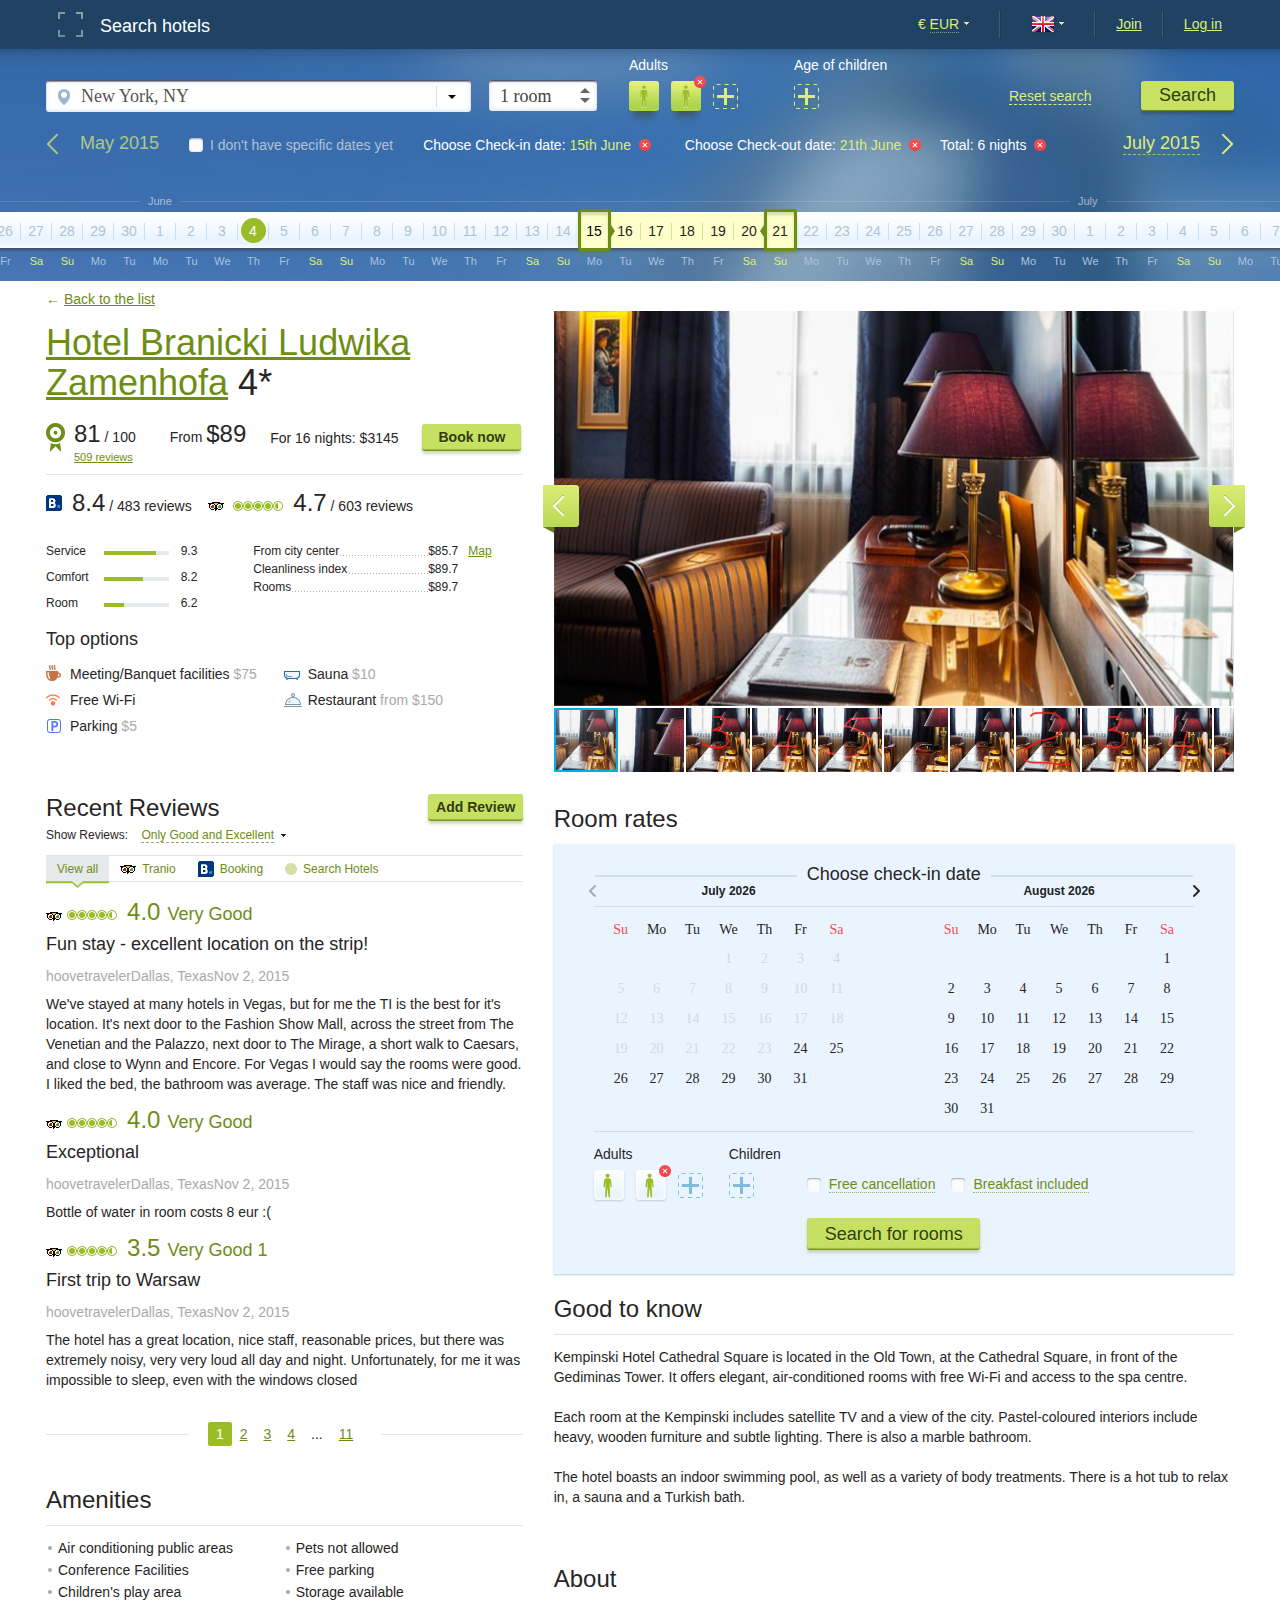
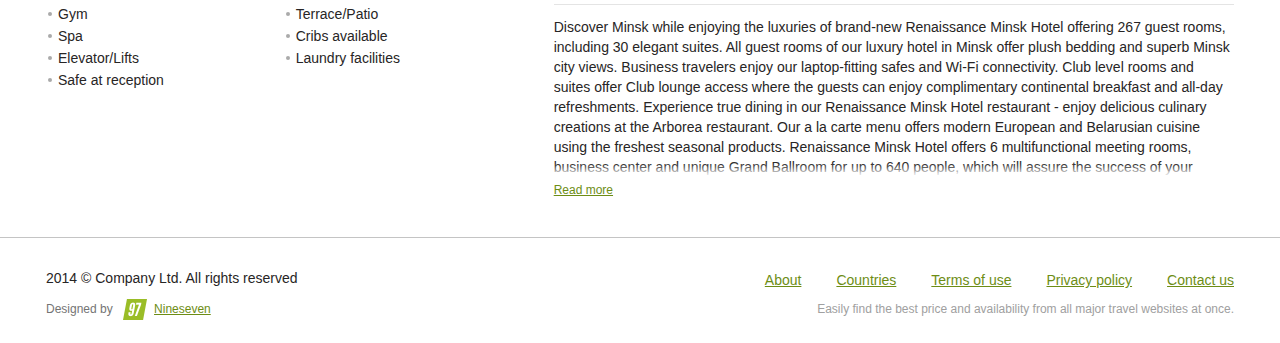
<file: hotel_page.html>
<!DOCTYPE html>
<html><head>
<!-- META -->
<meta charset="utf-8" />
<meta name="viewport" content="width=device-width, initial-scale=1.0">

	<!--[if lt IE 9]>
	<script src="http://html5shim.googlecode.com/svn/trunk/html5.js"></script><![endif]-->

<!-- CSS -->
<link rel="stylesheet" type="text/css" href="css/style.css">

<!-- JS -->
<script src="js/jquery-1.11.1.min.js" type="text/javascript"></script>
<script src="js/jquery-ui.min.js" type="text/javascript"></script>
<script src="js/jquery.ui.touch-punch.js" type="text/javascript"></script>
<script src="js/fotorama.js" type="text/javascript"></script>

<!-- Add mousewheel plugin (this is optional) -->
<script src="js/source/jquery.mousewheel-3.0.6.pack.js" type="text/javascript"></script>
<!-- Add fancyBox -->
<link rel="stylesheet" href="js/source/jquery.fancybox.css?v=2.1.5" type="text/css" media="screen" />
<script src="js/source/jquery.fancybox.pack.js?v=2.1.5" type="text/javascript"></script>
<link href="js/source/helpers/jquery.fancybox-buttons.css?v=1.0.5" type="text/css" media="screen" rel="stylesheet" />
<script src="js/source/helpers/jquery.fancybox-buttons.js?v=1.0.5" type="text/javascript"></script>
<script src="js/source/helpers/jquery.fancybox-media.js?v=1.0.6" type="text/javascript"></script>

<link href="js/source/helpers/jquery.fancybox-thumbs.css?v=1.0.7" type="text/css" rel="stylesheet" media="screen" />
<script src="js/source/helpers/jquery.fancybox-thumbs.js?v=1.0.7" type="text/javascript"></script>

<script src="js/main.js" type="text/javascript"></script>
<script type="text/javascript">
	$(window).load(function(){
		$('.month-day.day-44').click();
		$('.month-day.day-50').click();

	});
</script>

<title>Homepage</title>
</head>
<body>
<div class="body">
	<div class="mob-search-box">
				
		<div class="wr">
			<h2>Search hotels</h2>
			<div class="head-detals">
				<div class="head-search">
					<div class="search-rooms">
						<div class="inp-head">Rooms</div>
						<select name="" class="select">
							<option value="1">1</option>
							<option value="2">2</option>
							<option value="3">3</option>
							<option value="4">4</option>
							<option value="5">5</option>
							<option value="6">50</option>
						</select>
					</div>
					<div class="search-adults">
						<div class="inp-head">Adults</div>
						<div class="adults-box">
							<div class="adults-ico adults-one"></div>
							<div class="adults-ico adults-two"><button class="ico-close"></button></div>
							<div class="adults-ico adults-big">×<span>3</span><button class="ico-close"></button></div>
						</div>
						<button class="adults-add"></button>
						<input type="hidden" value="2">
					</div>
					<div class="search-children">
						<div class="inp-head">Children</div>
						<div class="children-box">

							<div class="children-box-select">
								<select name="" class="select">
									<option value="1">0-5</option>
									<option value="2">5-8</option>
									<option value="3">8-12</option>
									<option value="4">1</option>
									<option value="5">2</option>
									<option value="6">3</option>
									<option value="7">7</option>
									<option value="8">8</option>
									<option value="9">9</option>
									<option value="10">10</option>
									<option value="11">11</option>
									<option value="12">12</option>
									<option value="13">13</option>
									<option value="14">14</option>
									<option value="15">15</option>
									<option value="16">16</option>
									<option value="17">17</option>
									<option value="18">18</option>
								</select>
								<a href="" class="select-ok"></a>
								<a href="" class="select-close"></a>
							</div>
						</div>
						<button class="children-add"></button>
						<input type="hidden" value="0">
					</div>
				</div>
				<div class="head-search-city">
					<div class="inp-head"></div>
					<div class="inp-style">
						<input type="text" value="New York, NY" onfocus="if (this.value=='New York, NY') this.value='' " onblur="if (this.value==''){this.value='New York, NY'}" >
					</div>
				</div>
			</div>
			
			<div class="clear"></div>
			<div class="date-head">
				<div class="date-header">
					<div class="date-header-cont">
						<span class="check-in">Choose Check-in date<em>:</em> <span>20th April</span><button class="ico-close"></button></span>
						<span class="check-out">Choose Check-out date<em>:</em> <span>20th April</span><button class="ico-close"></button></span>
					</div>
					<p><label class="checkbox inline"><input type="checkbox"> I don't have specific dates yet</label></p>
				</div>
			</div>
			<div class="check-mob">
				<div class="check-mob-in">
					<div class="h3">Check-in</div>
					<div class="check-date">
						<select name="" class="select sel-day-1">
							<option value="1">1</option>
							<option value="2">2</option>
							<option value="3">3</option>
							<option value="4">4</option>
							<option value="5">5</option>
							<option value="6">6</option>
							<option value="7">7</option>
							<option value="8">8</option>
							<option value="9">9</option>
							<option value="10">10</option>
							<option value="11">11</option>
							<option value="12">12</option>
							<option value="13">13</option>
							<option value="14">14</option>
							<option value="15">15</option>
							<option value="16">16</option>
							<option value="17">17</option>
							<option value="18">18</option>
							<option value="19">19</option>
							<option value="20">20</option>
							<option value="21">21</option>
							<option value="22">22</option>
							<option value="23">23</option>
							<option value="24">24</option>
							<option value="25">25</option>
							<option value="26">26</option>
							<option value="27">27</option>
							<option value="28">28</option>
							<option value="29">29</option>
							<option value="30">30</option>
						</select>
					</div>
					<div class="check-month">
						<select name="" class="select sel-month-1">
							<option value="2015, 6, ">Июнь</option>
							<option value="2015, 7, ">Июль</option>
							<option value="2015, 8, ">Август</option>
						</select>
					</div>
					<div class="clearfix"></div>
				</div>
				<div class="check-mob-out">
					<div class="h3">Check-in</div>
					<div class="check-date">
						<select name="" class="select sel-day-2">
							<option value="1">1</option>
							<option value="2">2</option>
							<option value="3">3</option>
							<option value="4">4</option>
							<option value="5">5</option>
							<option value="6">6</option>
							<option value="7">7</option>
							<option value="8">8</option>
							<option value="9">9</option>
							<option value="10">10</option>
							<option value="11">11</option>
							<option value="12">12</option>
							<option value="13">13</option>
							<option value="14">14</option>
							<option value="15">15</option>
							<option value="16">16</option>
							<option value="17">17</option>
							<option value="18">18</option>
							<option value="19">19</option>
							<option value="20">20</option>
							<option value="21">21</option>
							<option value="22">22</option>
							<option value="23">23</option>
							<option value="24">24</option>
							<option value="25">25</option>
							<option value="26">26</option>
							<option value="27">27</option>
							<option value="28">28</option>
							<option value="29">29</option>
							<option value="30">30</option>
						</select>
					</div>
					<div class="check-month">
						<select name="" class="select sel-month-2">
							<option value="2015, 6, ">Июнь</option>
							<option value="2015, 7, ">Июль</option>
							<option value="2015, 8, ">Август</option>
						</select>
					</div>
					<div class="clearfix"></div>
				</div>
				<div class="total_nights-main">
					Total: <span>1</span> night<em>s</em> <button class="ico-close"></button>
				</div>
			</div>
		</div>
		<div class="wr">
			<div class="total">
				<h3>Total: <span>0</span> night<em>s</em></h3>
				<div class="total-inp">
					<input type="text" id="amount" class="pull-left range-min_input range_inputs"> <i>−</i> 
					<input type="text" id="amount2" class="pull-right range-max_input range_inputs">
					<div class="total-inp-header">
						Price per night 
						<div class="currency-sl">
							<span>$</span>
							<ul>
								<li class="active"><em>$</em></li>
								<li><em>€</em></li>
								<li><em>RUB</em></li>
								<li><em>£</em></li>
							</ul>
						</div>
					</div>
				</div>
				<div class="total-slider">
					<div id="slider-range" data-min="0" data-max="1000" data-step="1"></div>
				</div>
				<div class="total-button">
					<button class="btn-st">Show 2 489 Hotels</button>
					<div class="lnk-reset"><a href="">Reset search options</a></div>
				</div>
			</div>
		</div>
	</div>



	<div class="head-top">
		<div class="wr">
			<div class="logo pull-left"><h1><img src="img/logo.png" alt="">Search hotels</h1></div>
			<div class="head-detal pull-right">
				<div class="head-detal-option">
					<div class="currency-select">
						<span>€ <em>EUR</em></span>
						<ul>
							<li class="active">€ <em>EUR</em></li>
							<li>$ <em>USD</em></li>
							<li><em>RUB</em></li>
							<li>£ <em>GBP</em></li>
						</ul>
					</div>
				</div>
				<div class="head-detal-option">
					<div class="language-select">
						<span><em class="fl-ico ang"></em></span>
						<ul>
							<li class="active"><i class="fl-ico ang"></i><em>English</em></li>
							<li><i class="fl-ico rus"></i><em>Русский</em></li>
							<li><i class="fl-ico nor"></i><em>Norsk</em></li>
							<li><i class="fl-ico ind"></i><em>Bahasa Indonesia</em></li>
						</ul>
					</div>
				</div>
				<div class="head-detal-option">
					<div class="head-detal-lnk"><a href="">Join</a></div>
				</div>
				<div class="head-detal-option last">
					<div class="head-detal-lnk"><a href="" data-toggle="modal" data-target=".bs-example-modal-sm">Log in</a></div>
				</div>
			</div>

			<div class="menu-open"><a href=""></a></div>
			<a href="" class="menu-mob-search"></a>

			<div class="menu-mob">
				<ul class="menu-mob-ul">
					<li><a href="">Join</a></li>
					<li class="last"><a href="" data-toggle="modal" data-target=".bs-example-modal-sm">Log in</a></li>
				</ul>
				<div class="mob-menu-box last">
					<div class="currency-select">
						<span class="">€ <em>EUR</em></span>
						<ul style="display: none;">
							<li class="active">€ <em>EUR</em></li>
							<li>$ <em>USD</em></li>
							<li><em>RUB</em></li>
							<li>£ <em>GBP</em></li>
						</ul>
					</div>
				</div>
				<div class="mob-menu-box">
					<div class="language-select">
						<span class=""><i class="fl-ico ang"></i><em>English</em></em></span>
						<ul style="display: none;">
							<li class="active"><i class="fl-ico ang"></i></li>
							<li><i class="fl-ico rus"></i></li>
							<li><i class="fl-ico nor"></i></li>
							<li><i class="fl-ico ind"></i></li>
						</ul>
					</div>
				</div>
				<div class="clear"></div>
			</div>
			<div class="menu-mob-bg"></div>
		</div>
	</div>
	<div class="head-top-padding"></div>
	<div class="head search-result">
		<div class="wr">
			<div class="head-search">
				<div class="search-rooms">
					<div class="inp-head"></div>
					<select name="" class="select">
						<option value="1">1 room</option>
						<option value="2">2 room</option>
						<option value="3">3 room</option>
						<option value="4">4 room</option>
						<option value="5">5 room</option>
					</select>
				</div>
				<div class="search-adults">
					<div class="inp-head">Adults</div>
					<div class="adults-box">
						<div class="adults-ico adults-one"></div>
						<div class="adults-ico adults-two"><button class="ico-close"></button></div>
						<div class="adults-ico adults-big">×<span>3</span> Adult<button class="ico-close"></button></div>
					</div>
					<button class="adults-add"></button>
					<input type="hidden" value="2">
				</div>
				<div class="search-children">
					<div class="inp-head">Age of children</div>
					<div class="children-box">

						<div class="children-box-select">
							<select name="" class="select">
								<option value="1">0-5</option>
								<option value="2">5-8</option>
								<option value="3">8-12</option>
								<option value="4">1</option>
								<option value="5">2</option>
								<option value="6">3</option>
								<option value="7">7</option>
								<option value="8">8</option>
								<option value="9">9</option>
								<option value="10">10</option>
								<option value="11">11</option>
								<option value="12">12</option>
								<option value="13">13</option>
								<option value="14">14</option>
								<option value="15">15</option>
								<option value="16">16</option>
								<option value="17">17</option>
								<option value="18">18</option>
							</select>
							<a href="" class="select-ok"></a>
							<a href="" class="select-close"></a>
						</div>
					</div>
					<button class="children-add"></button>
					<input type="hidden" value="0">
				</div>

				<div class="total_nights">
					<div class="inp-head"></div>
					<div class="lnk-reset"><a href="">Reset search</a></div>
				</div>
				<div class="inp-head"></div>
				<button class="button-search">Search</button>
			</div>
			<div class="head-search-city">
				<div class="inp-head"></div>
				<div class="inp-style inp-style-i"><div class="inp-style-ico ico-maps"></div><input type="text" value="New York, NY" id="project" onfocus="if (this.value=='New York, NY') this.value='' " onblur="if (this.value==''){this.value='New York, NY'}" >
				<a href="" class="property-name-open"></a>
				<div class="property-name">
					<div class="property-name__header">Property name:</div>
						<div class="property-name__check">
							<li><input type="checkbox" id="ch-hotel"><label for="ch-hotel"><span class="ch-ico hotel_ico-hot"></span> Hotel</label></li>
							<li class="check_width"><input type="checkbox" id="ch-bed"><label for="ch-bed"><span class="ch-ico hotel_ico-bed"></span> Bed and Breakfast</label></li>
							<li><input type="checkbox" id="ch-chain"><label for="ch-chain"><span class="ch-ico hotel_ico-cha"></span> Chain</label></li>
							<li><input type="checkbox" id="ch-motel"><label for="ch-motel"><span class="ch-ico hotel_ico-mot"></span> Motel</label></li>
							<li class="check_width"><input type="checkbox" id="ch-boutique"><label for="ch-boutique"><span class="ch-ico hotel_ico-bou"></span> Boutique Hotel</label></li>
							<li><input type="checkbox" id="ch-hostel"><label for="ch-hostel"><span class="ch-ico hotel_ico-hos"></span> Hostel</label></li>
							<li><input type="checkbox" id="ch-appart"><label for="ch-appart"><span class="ch-ico hotel_ico-apa"></span> Appart-Hotel</label></li>

							<li class="check_width"><input type="checkbox" id="ch-appart"><label for="ch-appart"><span class="ch-ico hotel_ico-int"></span> Point of interest</label></li>
							<li><input type="checkbox" id="ch-appart"><label for="ch-appart"><span class="ch-ico hotel_ico-air"></span> Airport</label></li>
							<li><input type="checkbox" id="ch-appart"><label for="ch-appart"><span class="ch-ico hotel_ico-cit"></span> City</label></li>
							<li class="check_width"><input type="checkbox" id="ch-appart"><label for="ch-appart"><span class="ch-ico hotel_ico-hot_eu"></span> Hotel Europa City Vilnius</label></li>
							<li><input type="checkbox" id="ch-appart"><label for="ch-appart"><span class="ch-ico hotel_ico-gra"></span> Grata Hotel</label></li>
						</div>
					</div>
				</div>
			</div>
			<div class="clearfix"></div> 
			<!-- del 24 <div class="search_around search_around-one">
				Search around the city: <a href="" class="search_a-open" data-toggle="modal" data-target=".cities-around-sm">0 km</a>
			</div> -->
			<div class="search_around search_around-two">
				Cities around required city: <span>No cities around 10 km</span> <button class="ico-close"></button></a>
			</div>
			<div class="calendar-button">
				<a href="" class="calendar-prev"><!-- May 2015 --></a>
				<a href="" class="calendar-next"><!-- July 2015 --></a>
			</div>
			<div class="total total-center">
				
				<div class="date-header date-header_result">
					<div class="date-header-check">
						<label class="checkbox inline"><input type="checkbox"> I don't have specific dates yet</label>
					</div>
					<div class="date-header-cont date-header-cont_new">
						<span class="check-in">Choose Check-in date<em>:</em> <span>20th April</span><button class="ico-close"></button></span>
						<span class="check-out">Choose Check-out date<em>:</em> <span>20th April</span><button class="ico-close"></button></span>
						<div class="total-span h3 total-span-top">Total: <span>0</span> night<em>s</em> <div class="check-out check-ok"><button class="ico-close"></button></div></div>
					</div>
					
				</div>
			</div>

		</div>
		<div class="calendar">
			<div class="day-tooltip-box"><div class="day-tooltip"><span>Choose Check-out date</span></div></div>
			<div class="month-cont">
				<div class="month-cont-opt">
					<div class="month" date-month="May 2015">
						<div class="month-header">
							<span>May</span>
						</div>
						<div class="month-day no-act" rel="1th June">
							<div class="day-border">1</div>
							<div class="day-weekday">Mo</div>
						</div>
						<div class="month-day no-act" rel="2th June">
							<div class="day-border">2</div>
							<div class="day-weekday">Tu</div>
						</div>
						<div class="month-day no-act" rel="3th June">
							<div class="day-border">3</div>
							<div class="day-weekday">We</div>
						</div>
						<div class="month-day no-act" rel="4th June">
							<div class="day-border">4</div>
							<div class="day-weekday">Th</div>
						</div>
						<div class="month-day no-act" rel="5th June">
							<div class="day-border">5</div>
							<div class="day-weekday">Fr</div>
						</div>
						<div class="month-day day-output no-act" rel="6th June">
							<div class="day-border">6</div>
							<div class="day-weekday">Sa</div>
						</div>
						<div class="month-day day-output no-act" rel="7th June">
							<div class="day-border">7</div>
							<div class="day-weekday">Su</div>
						</div>
						<div class="month-day no-act" rel="8th June">
							<div class="day-border">8</div>
							<div class="day-weekday">Mo</div>
						</div>
						<div class="month-day no-act" rel="9th June">
							<div class="day-border">9</div>
							<div class="day-weekday">Tu</div>
						</div>
						<div class="month-day no-act" rel="10th June">
							<div class="day-border">10</div>
							<div class="day-weekday">We</div>
						</div>
						<div class="month-day no-act" rel="11th June">
							<div class="day-border">11</div>
							<div class="day-weekday">Th</div>
						</div>
						<div class="month-day no-act" rel="12th June">
							<div class="day-border">12</div>
							<div class="day-weekday">Fr</div>
						</div>
						<div class="month-day day-output no-act" rel="13th June">
							<div class="day-border">13</div>
							<div class="day-weekday">Sa</div>
						</div>
						<div class="month-day day-output no-act" rel="14th June">
							<div class="day-border">14</div>
							<div class="day-weekday">Su</div>
						</div>
						<div class="month-day no-act" rel="15th June">
							<div class="day-border">15</div>
							<div class="day-weekday">Mo</div>
						</div>
						<div class="month-day no-act" rel="16th June">
							<div class="day-border">16</div>
							<div class="day-weekday">Tu</div>
						</div>
						<div class="month-day no-act" rel="17th June">
							<div class="day-border">17</div>
							<div class="day-weekday">We</div>
						</div>
						<div class="month-day no-act" rel="18th June">
							<div class="day-border">18</div>
							<div class="day-weekday">Th</div>
						</div>
						<div class="month-day no-act" rel="19th June">
							<div class="day-border">19</div>
							<div class="day-weekday">Fr</div>
						</div>
						<div class="month-day day-output no-act" rel="20th June">
							<div class="day-border">20</div>
							<div class="day-weekday">Sa</div>
						</div>
						<div class="month-day day-output no-act" rel="21th June">
							<div class="day-border">21</div>
							<div class="day-weekday">Su</div>
						</div>
						<div class="month-day no-act" rel="22th June">
							<div class="day-border">22</div>
							<div class="day-weekday">Mo</div>
						</div>
						<div class="month-day no-act" rel="23th June">
							<div class="day-border">23</div>
							<div class="day-weekday">Tu</div>
						</div>
						<div class="month-day no-act" rel="24th June">
							<div class="day-border">24</div>
							<div class="day-weekday">We</div>
						</div>
						<div class="month-day no-act" rel="25th June">
							<div class="day-border">25</div>
							<div class="day-weekday">Th</div>
						</div>
						<div class="month-day no-act" rel="26th June">
							<div class="day-border">26</div>
							<div class="day-weekday">Fr</div>
						</div>
						<div class="month-day day-output no-act" rel="27th June">
							<div class="day-border">27</div>
							<div class="day-weekday">Sa</div>
						</div>
						<div class="month-day day-output no-act" rel="28th June">
							<div class="day-border">28</div>
							<div class="day-weekday">Su</div>
						</div>
						<div class="month-day no-act" rel="29th June">
							<div class="day-border">29</div>
							<div class="day-weekday">Mo</div>
						</div>
						<div class="month-day no-act" rel="30th June">
							<div class="day-border">30</div>
							<div class="day-weekday">Tu</div>
						</div>
					</div>
					<div class="month active" date-month="June 2015">
						<div class="month-header">
							<span>June</span>
						</div>
						<div class="month-day no-act" rel="1th June">
							<div class="day-border">1</div>
							<div class="day-weekday">Mo</div>
						</div>
						<div class="month-day no-act" rel="2th June">
							<div class="day-border">2</div>
							<div class="day-weekday">Tu</div>
						</div>
						<div class="month-day no-act" rel="3th June">
							<div class="day-border">3</div>
							<div class="day-weekday">We</div>
						</div>
						<div class="month-day present_day act" rel="4th June">
							<div class="day-tooltip-present" style="display: block;"><span>Choose Check-in date</span></div>
							<div class="day-border">4</div>
							<div class="day-weekday">Th</div>
						</div>
						<div class="month-day act" rel="5th June">
							<div class="day-border">5</div>
							<div class="day-weekday">Fr</div>
						</div>
						<div class="month-day day-output act" rel="6th June">
							<div class="day-border">6</div>
							<div class="day-weekday">Sa</div>
						</div>
						<div class="month-day day-output act" rel="7th June">
							<div class="day-border">7</div>
							<div class="day-weekday">Su</div>
						</div>
						<div class="month-day act" rel="8th June">
							<div class="day-border">8</div>
							<div class="day-weekday">Mo</div>
						</div>
						<div class="month-day act" rel="9th June">
							<div class="day-border">9</div>
							<div class="day-weekday">Tu</div>
						</div>
						<div class="month-day act" rel="10th June">
							<div class="day-border">10</div>
							<div class="day-weekday">We</div>
						</div>
						<div class="month-day act" rel="11th June">
							<div class="day-border">11</div>
							<div class="day-weekday">Th</div>
						</div>
						<div class="month-day act" rel="12th June">
							<div class="day-border">12</div>
							<div class="day-weekday">Fr</div>
						</div>
						<div class="month-day day-output act" rel="13th June">
							<div class="day-border">13</div>
							<div class="day-weekday">Sa</div>
						</div>
						<div class="month-day day-output act" rel="14th June">
							<div class="day-border">14</div>
							<div class="day-weekday">Su</div>
						</div>
						<div class="month-day act" rel="15th June">
							<div class="day-border">15</div>
							<div class="day-weekday">Mo</div>
						</div>
						<div class="month-day act" rel="16th June">
							<div class="day-border">16</div>
							<div class="day-weekday">Tu</div>
						</div>
						<div class="month-day act" rel="17th June">
							<div class="day-border">17</div>
							<div class="day-weekday">We</div>
						</div>
						<div class="month-day act" rel="18th June">
							<div class="day-border">18</div>
							<div class="day-weekday">Th</div>
						</div>
						<div class="month-day act" rel="19th June">
							<div class="day-border">19</div>
							<div class="day-weekday">Fr</div>
						</div>
						<div class="month-day day-output act" rel="20th June">
							<div class="day-border">20</div>
							<div class="day-weekday">Sa</div>
						</div>
						<div class="month-day day-output act" rel="21th June">
							<div class="day-border">21</div>
							<div class="day-weekday">Su</div>
						</div>
						<div class="month-day act" rel="22th June">
							<div class="day-border">22</div>
							<div class="day-weekday">Mo</div>
						</div>
						<div class="month-day act" rel="23th June">
							<div class="day-border">23</div>
							<div class="day-weekday">Tu</div>
						</div>
						<div class="month-day act" rel="24th June">
							<div class="day-border">24</div>
							<div class="day-weekday">We</div>
						</div>
						<div class="month-day act" rel="25th June">
							<div class="day-border">25</div>
							<div class="day-weekday">Th</div>
						</div>
						<div class="month-day act" rel="26th June">
							<div class="day-border">26</div>
							<div class="day-weekday">Fr</div>
						</div>
						<div class="month-day day-output act" rel="27th June">
							<div class="day-border">27</div>
							<div class="day-weekday">Sa</div>
						</div>
						<div class="month-day day-output act" rel="28th June">
							<div class="day-border">28</div>
							<div class="day-weekday">Su</div>
						</div>
						<div class="month-day act" rel="29th June">
							<div class="day-border">29</div>
							<div class="day-weekday">Mo</div>
						</div>
						<div class="month-day act" rel="30th June">
							<div class="day-border">30</div>
							<div class="day-weekday">Tu</div>
						</div>
					</div>
					<div class="month" date-month="July 2015">
						<div class="month-header">
							<span>July</span>
						</div>
						<div class="month-day act" rel="1th July">
							<div class="day-border">1</div>
							<div class="day-weekday">We</div>
						</div>
						<div class="month-day act" rel="2th July">
							<div class="day-border">2</div>
							<div class="day-weekday">Th</div>
						</div>
						<div class="month-day act" rel="3th July">
							<div class="day-border">3</div>
							<div class="day-weekday">Fr</div>
						</div>
						<div class="month-day day-output act" rel="4th July">
							<div class="day-border">4</div>
							<div class="day-weekday">Sa</div>
						</div>
						<div class="month-day day-output act" rel="5th July">
							<div class="day-border">5</div>
							<div class="day-weekday">Su</div>
						</div>
						<div class="month-day act" rel="6th July">
							<div class="day-border">6</div>
							<div class="day-weekday">Mo</div>
						</div>
						<div class="month-day act" rel="7th July">
							<div class="day-border">7</div>
							<div class="day-weekday">Tu</div>
						</div>
						<div class="month-day act" rel="8th July">
							<div class="day-border">8</div>
							<div class="day-weekday">We</div>
						</div>
						<div class="month-day act" rel="9th July">
							<div class="day-border">9</div>
							<div class="day-weekday">Th</div>
						</div>
						<div class="month-day act" rel="10th July">
							<div class="day-border">10</div>
							<div class="day-weekday">Fr</div>
						</div>
						<div class="month-day day-output act" rel="11th July">
							<div class="day-border">11</div>
							<div class="day-weekday">Sa</div>
						</div>
						<div class="month-day day-output act" rel="12th July">
							<div class="day-border">12</div>
							<div class="day-weekday">Su</div>
						</div>
						<div class="month-day act" rel="13th July">
							<div class="day-border">13</div>
							<div class="day-weekday">Mo</div>
						</div>
						<div class="month-day act" rel="14th July">
							<div class="day-border">14</div>
							<div class="day-weekday">Tu</div>
						</div>
						<div class="month-day act" rel="15th July">
							<div class="day-border">15</div>
							<div class="day-weekday">We</div>
						</div>
						<div class="month-day act" rel="16th July">
							<div class="day-border">16</div>
							<div class="day-weekday">Th</div>
						</div>
						<div class="month-day act" rel="17th July">
							<div class="day-border">17</div>
							<div class="day-weekday">Fr</div>
						</div>
						<div class="month-day day-output act" rel="18th July">
							<div class="day-border">18</div>
							<div class="day-weekday">Sa</div>
						</div>
						<div class="month-day day-output act" rel="19th July">
							<div class="day-border">19</div>
							<div class="day-weekday">Su</div>
						</div>
						<div class="month-day act" rel="20th July">
							<div class="day-border">20</div>
							<div class="day-weekday">Mo</div>
						</div>
						<div class="month-day act" rel="21th July">
							<div class="day-border">21</div>
							<div class="day-weekday">Tu</div>
						</div>
						<div class="month-day act" rel="22th July">
							<div class="day-border">22</div>
							<div class="day-weekday">We</div>
						</div>
						<div class="month-day act" rel="23th July">
							<div class="day-border">23</div>
							<div class="day-weekday">Th</div>
						</div>
						<div class="month-day act" rel="24th July">
							<div class="day-border">24</div>
							<div class="day-weekday">Fr</div>
						</div>
						<div class="month-day day-output act" rel="25th July">
							<div class="day-border">25</div>
							<div class="day-weekday">Sa</div>
						</div>
						<div class="month-day day-output act" rel="26th July">
							<div class="day-border">26</div>
							<div class="day-weekday">Su</div>
						</div>
						<div class="month-day act" rel="27th July">
							<div class="day-border">27</div>
							<div class="day-weekday">Mo</div>
						</div>
						<div class="month-day act" rel="28th July">
							<div class="day-border">28</div>
							<div class="day-weekday">Tu</div>
						</div>
						<div class="month-day act" rel="29th July">
							<div class="day-border">29</div>
							<div class="day-weekday">We</div>
						</div>
						<div class="month-day act" rel="30th July">
							<div class="day-border">30</div>
							<div class="day-weekday">Th</div>
						</div>
						<div class="month-day act" rel="31th July">
							<div class="day-border">31</div>
							<div class="day-weekday">Fr</div>
						</div>
					</div>
					<div class="month" date-month="August 2015">
						<div class="month-header">
							<span>August</span>
						</div>
						<div class="month-day act" rel="1th July">
							<div class="day-border">1</div>
							<div class="day-weekday">We</div>
						</div>
						<div class="month-day act" rel="2th July">
							<div class="day-border">2</div>
							<div class="day-weekday">Th</div>
						</div>
						<div class="month-day act" rel="3th July">
							<div class="day-border">3</div>
							<div class="day-weekday">Fr</div>
						</div>
						<div class="month-day day-output act" rel="4th July">
							<div class="day-border">4</div>
							<div class="day-weekday">Sa</div>
						</div>
						<div class="month-day day-output act" rel="5th July">
							<div class="day-border">5</div>
							<div class="day-weekday">Su</div>
						</div>
						<div class="month-day act" rel="6th July">
							<div class="day-border">6</div>
							<div class="day-weekday">Mo</div>
						</div>
						<div class="month-day act" rel="7th July">
							<div class="day-border">7</div>
							<div class="day-weekday">Tu</div>
						</div>
						<div class="month-day act" rel="8th July">
							<div class="day-border">8</div>
							<div class="day-weekday">We</div>
						</div>
						<div class="month-day act" rel="9th July">
							<div class="day-border">9</div>
							<div class="day-weekday">Th</div>
						</div>
						<div class="month-day act" rel="10th July">
							<div class="day-border">10</div>
							<div class="day-weekday">Fr</div>
						</div>
						<div class="month-day day-output act" rel="11th July">
							<div class="day-border">11</div>
							<div class="day-weekday">Sa</div>
						</div>
						<div class="month-day day-output act" rel="12th July">
							<div class="day-border">12</div>
							<div class="day-weekday">Su</div>
						</div>
						<div class="month-day act" rel="13th July">
							<div class="day-border">13</div>
							<div class="day-weekday">Mo</div>
						</div>
						<div class="month-day act" rel="14th July">
							<div class="day-border">14</div>
							<div class="day-weekday">Tu</div>
						</div>
						<div class="month-day act" rel="15th July">
							<div class="day-border">15</div>
							<div class="day-weekday">We</div>
						</div>
						<div class="month-day act" rel="16th July">
							<div class="day-border">16</div>
							<div class="day-weekday">Th</div>
						</div>
						<div class="month-day act" rel="17th July">
							<div class="day-border">17</div>
							<div class="day-weekday">Fr</div>
						</div>
						<div class="month-day day-output act" rel="18th July">
							<div class="day-border">18</div>
							<div class="day-weekday">Sa</div>
						</div>
						<div class="month-day day-output act" rel="19th July">
							<div class="day-border">19</div>
							<div class="day-weekday">Su</div>
						</div>
						<div class="month-day act" rel="20th July">
							<div class="day-border">20</div>
							<div class="day-weekday">Mo</div>
						</div>
						<div class="month-day act" rel="21th July">
							<div class="day-border">21</div>
							<div class="day-weekday">Tu</div>
						</div>
						<div class="month-day act" rel="22th July">
							<div class="day-border">22</div>
							<div class="day-weekday">We</div>
						</div>
						<div class="month-day act" rel="23th July">
							<div class="day-border">23</div>
							<div class="day-weekday">Th</div>
						</div>
						<div class="month-day act" rel="24th July">
							<div class="day-border">24</div>
							<div class="day-weekday">Fr</div>
						</div>
						<div class="month-day day-output act" rel="25th July">
							<div class="day-border">25</div>
							<div class="day-weekday">Sa</div>
						</div>
						<div class="month-day day-output act" rel="26th July">
							<div class="day-border">26</div>
							<div class="day-weekday">Su</div>
						</div>
						<div class="month-day act" rel="27th July">
							<div class="day-border">27</div>
							<div class="day-weekday">Mo</div>
						</div>
						<div class="month-day act" rel="28th July">
							<div class="day-border">28</div>
							<div class="day-weekday">Tu</div>
						</div>
						<div class="month-day act" rel="29th July">
							<div class="day-border">29</div>
							<div class="day-weekday">We</div>
						</div>
						<div class="month-day act" rel="30th July">
							<div class="day-border">30</div>
							<div class="day-weekday">Th</div>
						</div>
						<div class="month-day act" rel="31th July">
							<div class="day-border">31</div>
							<div class="day-weekday">Fr</div>
						</div>
					</div>
					<div class="month" date-month="September 2015">
						<div class="month-header">
							<span>September</span>
						</div>
						<div class="month-day act" rel="1th July">
							<div class="day-border">1</div>
							<div class="day-weekday">We</div>
						</div>
						<div class="month-day act" rel="2th July">
							<div class="day-border">2</div>
							<div class="day-weekday">Th</div>
						</div>
						<div class="month-day act" rel="3th July">
							<div class="day-border">3</div>
							<div class="day-weekday">Fr</div>
						</div>
						<div class="month-day day-output act" rel="4th July">
							<div class="day-border">4</div>
							<div class="day-weekday">Sa</div>
						</div>
						<div class="month-day day-output act" rel="5th July">
							<div class="day-border">5</div>
							<div class="day-weekday">Su</div>
						</div>
						<div class="month-day act" rel="6th July">
							<div class="day-border">6</div>
							<div class="day-weekday">Mo</div>
						</div>
						<div class="month-day act" rel="7th July">
							<div class="day-border">7</div>
							<div class="day-weekday">Tu</div>
						</div>
						<div class="month-day act" rel="8th July">
							<div class="day-border">8</div>
							<div class="day-weekday">We</div>
						</div>
						<div class="month-day act" rel="9th July">
							<div class="day-border">9</div>
							<div class="day-weekday">Th</div>
						</div>
						<div class="month-day act" rel="10th July">
							<div class="day-border">10</div>
							<div class="day-weekday">Fr</div>
						</div>
						<div class="month-day day-output act" rel="11th July">
							<div class="day-border">11</div>
							<div class="day-weekday">Sa</div>
						</div>
						<div class="month-day day-output act" rel="12th July">
							<div class="day-border">12</div>
							<div class="day-weekday">Su</div>
						</div>
						<div class="month-day act" rel="13th July">
							<div class="day-border">13</div>
							<div class="day-weekday">Mo</div>
						</div>
						<div class="month-day act" rel="14th July">
							<div class="day-border">14</div>
							<div class="day-weekday">Tu</div>
						</div>
						<div class="month-day act" rel="15th July">
							<div class="day-border">15</div>
							<div class="day-weekday">We</div>
						</div>
						<div class="month-day act" rel="16th July">
							<div class="day-border">16</div>
							<div class="day-weekday">Th</div>
						</div>
						<div class="month-day act" rel="17th July">
							<div class="day-border">17</div>
							<div class="day-weekday">Fr</div>
						</div>
						<div class="month-day day-output act" rel="18th July">
							<div class="day-border">18</div>
							<div class="day-weekday">Sa</div>
						</div>
						<div class="month-day day-output act" rel="19th July">
							<div class="day-border">19</div>
							<div class="day-weekday">Su</div>
						</div>
						<div class="month-day act" rel="20th July">
							<div class="day-border">20</div>
							<div class="day-weekday">Mo</div>
						</div>
						<div class="month-day act" rel="21th July">
							<div class="day-border">21</div>
							<div class="day-weekday">Tu</div>
						</div>
						<div class="month-day act" rel="22th July">
							<div class="day-border">22</div>
							<div class="day-weekday">We</div>
						</div>
						<div class="month-day act" rel="23th July">
							<div class="day-border">23</div>
							<div class="day-weekday">Th</div>
						</div>
						<div class="month-day act" rel="24th July">
							<div class="day-border">24</div>
							<div class="day-weekday">Fr</div>
						</div>
						<div class="month-day day-output act" rel="25th July">
							<div class="day-border">25</div>
							<div class="day-weekday">Sa</div>
						</div>
						<div class="month-day day-output act" rel="26th July">
							<div class="day-border">26</div>
							<div class="day-weekday">Su</div>
						</div>
						<div class="month-day act" rel="27th July">
							<div class="day-border">27</div>
							<div class="day-weekday">Mo</div>
						</div>
						<div class="month-day act" rel="28th July">
							<div class="day-border">28</div>
							<div class="day-weekday">Tu</div>
						</div>
						<div class="month-day act" rel="29th July">
							<div class="day-border">29</div>
							<div class="day-weekday">We</div>
						</div>
						<div class="month-day act" rel="30th July">
							<div class="day-border">30</div>
							<div class="day-weekday">Th</div>
						</div>
						<div class="month-day act" rel="31th July">
							<div class="day-border">31</div>
							<div class="day-weekday">Fr</div>
						</div>
					</div>
					<div class="month" date-month="October 2015">
						<div class="month-header">
							<span>October</span>
						</div>
						<div class="month-day act" rel="1th July">
							<div class="day-border">1</div>
							<div class="day-weekday">We</div>
						</div>
						<div class="month-day act" rel="2th July">
							<div class="day-border">2</div>
							<div class="day-weekday">Th</div>
						</div>
						<div class="month-day act" rel="3th July">
							<div class="day-border">3</div>
							<div class="day-weekday">Fr</div>
						</div>
						<div class="month-day day-output act" rel="4th July">
							<div class="day-border">4</div>
							<div class="day-weekday">Sa</div>
						</div>
						<div class="month-day day-output act" rel="5th July">
							<div class="day-border">5</div>
							<div class="day-weekday">Su</div>
						</div>
						<div class="month-day act" rel="6th July">
							<div class="day-border">6</div>
							<div class="day-weekday">Mo</div>
						</div>
						<div class="month-day act" rel="7th July">
							<div class="day-border">7</div>
							<div class="day-weekday">Tu</div>
						</div>
						<div class="month-day act" rel="8th July">
							<div class="day-border">8</div>
							<div class="day-weekday">We</div>
						</div>
						<div class="month-day act" rel="9th July">
							<div class="day-border">9</div>
							<div class="day-weekday">Th</div>
						</div>
						<div class="month-day act" rel="10th July">
							<div class="day-border">10</div>
							<div class="day-weekday">Fr</div>
						</div>
						<div class="month-day day-output act" rel="11th July">
							<div class="day-border">11</div>
							<div class="day-weekday">Sa</div>
						</div>
						<div class="month-day day-output act" rel="12th July">
							<div class="day-border">12</div>
							<div class="day-weekday">Su</div>
						</div>
						<div class="month-day act" rel="13th July">
							<div class="day-border">13</div>
							<div class="day-weekday">Mo</div>
						</div>
						<div class="month-day act" rel="14th July">
							<div class="day-border">14</div>
							<div class="day-weekday">Tu</div>
						</div>
						<div class="month-day act" rel="15th July">
							<div class="day-border">15</div>
							<div class="day-weekday">We</div>
						</div>
						<div class="month-day act" rel="16th July">
							<div class="day-border">16</div>
							<div class="day-weekday">Th</div>
						</div>
						<div class="month-day act" rel="17th July">
							<div class="day-border">17</div>
							<div class="day-weekday">Fr</div>
						</div>
						<div class="month-day day-output act" rel="18th July">
							<div class="day-border">18</div>
							<div class="day-weekday">Sa</div>
						</div>
						<div class="month-day day-output act" rel="19th July">
							<div class="day-border">19</div>
							<div class="day-weekday">Su</div>
						</div>
						<div class="month-day act" rel="20th July">
							<div class="day-border">20</div>
							<div class="day-weekday">Mo</div>
						</div>
						<div class="month-day act" rel="21th July">
							<div class="day-border">21</div>
							<div class="day-weekday">Tu</div>
						</div>
						<div class="month-day act" rel="22th July">
							<div class="day-border">22</div>
							<div class="day-weekday">We</div>
						</div>
						<div class="month-day act" rel="23th July">
							<div class="day-border">23</div>
							<div class="day-weekday">Th</div>
						</div>
						<div class="month-day act" rel="24th July">
							<div class="day-border">24</div>
							<div class="day-weekday">Fr</div>
						</div>
						<div class="month-day day-output act" rel="25th July">
							<div class="day-border">25</div>
							<div class="day-weekday">Sa</div>
						</div>
						<div class="month-day day-output act" rel="26th July">
							<div class="day-border">26</div>
							<div class="day-weekday">Su</div>
						</div>
						<div class="month-day act" rel="27th July">
							<div class="day-border">27</div>
							<div class="day-weekday">Mo</div>
						</div>
						<div class="month-day act" rel="28th July">
							<div class="day-border">28</div>
							<div class="day-weekday">Tu</div>
						</div>
						<div class="month-day act" rel="29th July">
							<div class="day-border">29</div>
							<div class="day-weekday">We</div>
						</div>
						<div class="month-day act" rel="30th July">
							<div class="day-border">30</div>
							<div class="day-weekday">Th</div>
						</div>
						<div class="month-day act" rel="31th July">
							<div class="day-border">31</div>
							<div class="day-weekday">Fr</div>
						</div>
					</div>
				</div>
			</div>
		</div>

	</div>

	<div class="wr">
		<div class="back-list">&#8592; <a href="">Back to the list</a></div>
		<div class="row-fluid">
			<div class="span5">
				<div class="hotel-info">
					<h2><a href="">Hotel Branicki Ludwika Zamenhofa</a> 4*</h2>
					<div class="hot-bal">
						<img src="img/hot-bal-ico.png" alt="" class="hot-bal-ico">
						<p><span>81</span> / 100</p>
						<a href="">509 reviews</a>
					</div>
					<div class="hot-from mob-hide">
						From <span>$89</span>
					</div>
					<div class="hot-night mob-hide">
						For 16 nights: $3145
					</div>
					<div class="pay-button mob-hide"><a href="" class="button-stl">Book now</a></div>
					<div class="clearfix mob-hide"></div>
					<div class="cat-cont-rayt cat-cont-rayt-mob">
						<span>
							<img src="img/ico-vk.png" class="ico-vk" alt=""> <i>8.4</i> / 483 <em>reviews</em>
						</span>
						<span>
							<img src="img/ico-rev.png" alt=""> <img src="img/rayting.png" alt=""> <i>4.7</i> / 603 <em>reviews</em>
						</span>
					</div>
					<div class="hot-service mob-hide">
						<div class="hot-serv-box">
							<span>Service</span>
							<div class="hot-serv-ln"><em style="width: 80%"></em></div>
							<i>9.3</i>
						</div>
						<div class="hot-serv-box">
							<span>Comfort</span>
							<div class="hot-serv-ln"><em style="width: 60%"></em></div>
							<i>8.2</i>
						</div>
						<div class="hot-serv-box">
							<span>Room</span>
							<div class="hot-serv-ln"><em style="width: 30%"></em></div>
							<i>6.2</i>
						</div>
					</div>
					<div class="hot-km mob-hide">
						<div class="hot-km-lnk"><button class="btn-lnk">Map</button></div>
						<div class="table-pay">
							<div class="pay-item">
								<span>$85.7</span>
								<i>From city center</i>
							</div>
							<div class="pay-item">
								<span>$89.7</span>
								<i>Cleanliness index</i>
							</div>
							<div class="pay-item">
								<span>$89.7</span>
								<i>Rooms</i>
							</div>
						</div>
					</div>
					<div class="clearfix"></div>
					<div class="hotel-img-mob"><img src="img/img-1.jpg" alt=""></div>
					<div class="top_options">
						<h3 class="mobile-header">Top options</h3>
						<ul class="mobile-body">
							<li><img src="img/ico-facilities.png" alt=""> Meeting/Banquet facilities <span>$75</span></li>
							<li><img src="img/ico-sauna.png" alt=""> Sauna <span>$10</span></li>
							<li><img src="img/ico-wi-fi.png" alt=""> Free Wi-Fi</li>
							<li><img src="img/ico-restouran.png" alt=""> Restaurant <span>from $150</span></li>
							<li><img src="img/ico-parking.png" alt=""> Parking <span>$5</span></li>
						</ul>
					</div>
					<div class="reviews">
						<div class="pay-button mob-hide"><a href="" class="button-stl">Add Review</a></div>
						<h3 class="mobile-header">Recent Reviews</h3>
						<div class="mobile-body">
							<div class="show_reviews">
								Show Reviews: 
								<div class="sort_form">
									<div class="sort_form__head">Only Good and Excellent</div>
									<ul class="sort_form__list">
										<li><a href="" class="active"><em>Only Good and Excellent</em></a></li>
										<li><a href=""><em>Only Good</em></a></li>
										<li><a href=""><em>Only Excellent</em></a></li>
									</ul>
								</div>
							</div>
							<ul class="reviews-tab">
								<li class="active"><button rel="#tab-1">View all</button></li>
								<li><img src="img/ico-rev.png" alt=""><button rel="#tab-2">Tranio</button></li>
								<li><img src="img/ico-s.png" alt=""><button rel="#tab-3">Booking</button></li>
								<li><img src="img/ico-sear.png" alt=""><button rel="#tab-4">Search Hotels</button></li>
							</ul>
							<div class="reviews-items">
								<div id="tab-1" class="reviews-item">
									<div class="review-paging">
										<div class="reviews-box">
											<div class="reviews-bal">
												<img src="img/ico-r.png" alt="">
												<img src="img/rayting.png" alt="">
												<span>4.0</span> Very Good
											</div>
											<div class="reviews-header">Fun stay - excellent location on the strip!</div>
											<div class="reviews-date">hoovetravelerDallas, TexasNov 2, 2015</div>
											<p>We've stayed at many hotels in Vegas, but for me the TI is the best for it's location. It's next door to the Fashion Show Mall, across the street from The Venetian and the Palazzo, next door to The Mirage, a short walk to Caesars, and close to Wynn and Encore. For Vegas I would say the rooms were good. I liked the bed, the bathroom was average. The staff was nice and friendly. </p>
										</div>
										<div class="reviews-box">
											<div class="reviews-bal">
												<img src="img/ico-r.png" alt="">
												<img src="img/rayting.png" alt="">
												<span>4.0</span> Very Good
											</div>
											<div class="reviews-header">Еxceptional</div>
											<div class="reviews-date">hoovetravelerDallas, TexasNov 2, 2015</div>
											<p>Bottle of water in room costs 8 eur :(</p>
										</div>
										<div class="reviews-box">
											<div class="reviews-bal">
												<img src="img/ico-r.png" alt="">
												<img src="img/rayting.png" alt="">
												<span>3.5</span> Very Good 1
											</div>
											<div class="reviews-header">First trip to Warsaw</div>
											<div class="reviews-date">hoovetravelerDallas, TexasNov 2, 2015</div>
											<p>The hotel has a great location, nice staff, reasonable prices, but there was extremely noisy, very very loud all day and night. Unfortunately, for me it was impossible to sleep, even with the windows closed</p>
										</div>
									</div>
									<div class="review-paging">
										<div class="reviews-box">
											<div class="reviews-bal">
												<img src="img/ico-r.png" alt="">
												<img src="img/rayting.png" alt="">
												<span>2.0</span> Very Good
											</div>
											<div class="reviews-header">Fun stay - excellent location on the strip!</div>
											<div class="reviews-date">hoovetravelerDallas, TexasNov 2, 2015</div>
											<p>We've stayed at many hotels in Vegas, but for me the TI is the best for it's location. It's next door to the Fashion Show Mall, across the street from The Venetian and the Palazzo, next door to The Mirage, a short walk to Caesars, and close to Wynn and Encore. For Vegas I would say the rooms were good. I liked the bed, the bathroom was average. The staff was nice and friendly. </p>
										</div>
										<div class="reviews-box">
											<div class="reviews-bal">
												<img src="img/ico-r.png" alt="">
												<img src="img/rayting.png" alt="">
												<span>3.0</span> Very Good
											</div>
											<div class="reviews-header">Еxceptional</div>
											<div class="reviews-date">hoovetravelerDallas, TexasNov 2, 2015</div>
											<p>Bottle of water in room costs 8 eur :(</p>
										</div>
										<div class="reviews-box">
											<div class="reviews-bal">
												<img src="img/ico-r.png" alt="">
												<img src="img/rayting.png" alt="">
												<span>1.5</span> Very Good 2
											</div>
											<div class="reviews-header">First trip to Warsaw</div>
											<div class="reviews-date">hoovetravelerDallas, TexasNov 2, 2015</div>
											<p>The hotel has a great location, nice staff, reasonable prices, but there was extremely noisy, very very loud all day and night. Unfortunately, for me it was impossible to sleep, even with the windows closed</p>
										</div>
									</div>
									<div class="review-paging">
										<div class="reviews-box">
											<div class="reviews-bal">
												<img src="img/ico-r.png" alt="">
												<img src="img/rayting.png" alt="">
												<span>1.0</span> Very Good
											</div>
											<div class="reviews-header">Fun stay - excellent location on the strip!</div>
											<div class="reviews-date">hoovetravelerDallas, TexasNov 2, 2015</div>
											<p>We've stayed at many hotels in Vegas, but for me the TI is the best for it's location. It's next door to the Fashion Show Mall, across the street from The Venetian and the Palazzo, next door to The Mirage, a short walk to Caesars, and close to Wynn and Encore. For Vegas I would say the rooms were good. I liked the bed, the bathroom was average. The staff was nice and friendly. </p>
										</div>
										<div class="reviews-box">
											<div class="reviews-bal">
												<img src="img/ico-r.png" alt="">
												<img src="img/rayting.png" alt="">
												<span>3.0</span> Very Good
											</div>
											<div class="reviews-header">Еxceptional</div>
											<div class="reviews-date">hoovetravelerDallas, TexasNov 2, 2015</div>
											<p>Bottle of water in room costs 8 eur :(</p>
										</div>
										<div class="reviews-box">
											<div class="reviews-bal">
												<img src="img/ico-r.png" alt="">
												<img src="img/rayting.png" alt="">
												<span>3.5</span> Very Good 3
											</div>
											<div class="reviews-header">First trip to Warsaw</div>
											<div class="reviews-date">hoovetravelerDallas, TexasNov 2, 2015</div>
											<p>The hotel has a great location, nice staff, reasonable prices, but there was extremely noisy, very very loud all day and night. Unfortunately, for me it was impossible to sleep, even with the windows closed</p>
										</div>
									</div>
									<div class="review-paging">
										<div class="reviews-box">
											<div class="reviews-bal">
												<img src="img/ico-r.png" alt="">
												<img src="img/rayting.png" alt="">
												<span>5.0</span> Very Good
											</div>
											<div class="reviews-header">Fun stay - excellent location on the strip!</div>
											<div class="reviews-date">hoovetravelerDallas, TexasNov 2, 2015</div>
											<p>We've stayed at many hotels in Vegas, but for me the TI is the best for it's location. It's next door to the Fashion Show Mall, across the street from The Venetian and the Palazzo, next door to The Mirage, a short walk to Caesars, and close to Wynn and Encore. For Vegas I would say the rooms were good. I liked the bed, the bathroom was average. The staff was nice and friendly. </p>
										</div>
										<div class="reviews-box">
											<div class="reviews-bal">
												<img src="img/ico-r.png" alt="">
												<img src="img/rayting.png" alt="">
												<span>4.0</span> Very Good
											</div>
											<div class="reviews-header">Еxceptional</div>
											<div class="reviews-date">hoovetravelerDallas, TexasNov 2, 2015</div>
											<p>Bottle of water in room costs 8 eur :(</p>
										</div>
										<div class="reviews-box">
											<div class="reviews-bal">
												<img src="img/ico-r.png" alt="">
												<img src="img/rayting.png" alt="">
												<span>3.5</span> Very Good 4
											</div>
											<div class="reviews-header">First trip to Warsaw</div>
											<div class="reviews-date">hoovetravelerDallas, TexasNov 2, 2015</div>
											<p>The hotel has a great location, nice staff, reasonable prices, but there was extremely noisy, very very loud all day and night. Unfortunately, for me it was impossible to sleep, even with the windows closed</p>
										</div>
									</div>
									<div class="review-paging">
										<div class="reviews-box">
											<div class="reviews-bal">
												<img src="img/ico-r.png" alt="">
												<img src="img/rayting.png" alt="">
												<span>4.0</span> Very Good
											</div>
											<div class="reviews-header">Fun stay - excellent location on the strip!</div>
											<div class="reviews-date">hoovetravelerDallas, TexasNov 2, 2015</div>
											<p>We've stayed at many hotels in Vegas, but for me the TI is the best for it's location. It's next door to the Fashion Show Mall, across the street from The Venetian and the Palazzo, next door to The Mirage, a short walk to Caesars, and close to Wynn and Encore. For Vegas I would say the rooms were good. I liked the bed, the bathroom was average. The staff was nice and friendly. </p>
										</div>
										<div class="reviews-box">
											<div class="reviews-bal">
												<img src="img/ico-r.png" alt="">
												<img src="img/rayting.png" alt="">
												<span>4.0</span> Very Good
											</div>
											<div class="reviews-header">Еxceptional</div>
											<div class="reviews-date">hoovetravelerDallas, TexasNov 2, 2015</div>
											<p>Bottle of water in room costs 8 eur :(</p>
										</div>
										<div class="reviews-box">
											<div class="reviews-bal">
												<img src="img/ico-r.png" alt="">
												<img src="img/rayting.png" alt="">
												<span>3.5</span> Very Good 5
											</div>
											<div class="reviews-header">First trip to Warsaw</div>
											<div class="reviews-date">hoovetravelerDallas, TexasNov 2, 2015</div>
											<p>The hotel has a great location, nice staff, reasonable prices, but there was extremely noisy, very very loud all day and night. Unfortunately, for me it was impossible to sleep, even with the windows closed</p>
										</div>
									</div>
									<div class="review-paging">
										<div class="reviews-box">
											<div class="reviews-bal">
												<img src="img/ico-r.png" alt="">
												<img src="img/rayting.png" alt="">
												<span>3.0</span> Very Good
											</div>
											<div class="reviews-header">Fun stay - excellent location on the strip!</div>
											<div class="reviews-date">hoovetravelerDallas, TexasNov 2, 2015</div>
											<p>We've stayed at many hotels in Vegas, but for me the TI is the best for it's location. It's next door to the Fashion Show Mall, across the street from The Venetian and the Palazzo, next door to The Mirage, a short walk to Caesars, and close to Wynn and Encore. For Vegas I would say the rooms were good. I liked the bed, the bathroom was average. The staff was nice and friendly. </p>
										</div>
										<div class="reviews-box">
											<div class="reviews-bal">
												<img src="img/ico-r.png" alt="">
												<img src="img/rayting.png" alt="">
												<span>4.0</span> Very Good
											</div>
											<div class="reviews-header">Еxceptional</div>
											<div class="reviews-date">hoovetravelerDallas, TexasNov 2, 2015</div>
											<p>Bottle of water in room costs 8 eur :(</p>
										</div>
										<div class="reviews-box">
											<div class="reviews-bal">
												<img src="img/ico-r.png" alt="">
												<img src="img/rayting.png" alt="">
												<span>3.5</span> Very Good 6
											</div>
											<div class="reviews-header">First trip to Warsaw</div>
											<div class="reviews-date">hoovetravelerDallas, TexasNov 2, 2015</div>
											<p>The hotel has a great location, nice staff, reasonable prices, but there was extremely noisy, very very loud all day and night. Unfortunately, for me it was impossible to sleep, even with the windows closed</p>
										</div>
									</div>
									<div class="review-paging">
										<div class="reviews-box">
											<div class="reviews-bal">
												<img src="img/ico-r.png" alt="">
												<img src="img/rayting.png" alt="">
												<span>2.0</span> Very Good
											</div>
											<div class="reviews-header">Fun stay - excellent location on the strip!</div>
											<div class="reviews-date">hoovetravelerDallas, TexasNov 2, 2015</div>
											<p>We've stayed at many hotels in Vegas, but for me the TI is the best for it's location. It's next door to the Fashion Show Mall, across the street from The Venetian and the Palazzo, next door to The Mirage, a short walk to Caesars, and close to Wynn and Encore. For Vegas I would say the rooms were good. I liked the bed, the bathroom was average. The staff was nice and friendly. </p>
										</div>
										<div class="reviews-box">
											<div class="reviews-bal">
												<img src="img/ico-r.png" alt="">
												<img src="img/rayting.png" alt="">
												<span>4.0</span> Very Good
											</div>
											<div class="reviews-header">Еxceptional</div>
											<div class="reviews-date">hoovetravelerDallas, TexasNov 2, 2015</div>
											<p>Bottle of water in room costs 8 eur :(</p>
										</div>
										<div class="reviews-box">
											<div class="reviews-bal">
												<img src="img/ico-r.png" alt="">
												<img src="img/rayting.png" alt="">
												<span>3.5</span> Very Good 7
											</div>
											<div class="reviews-header">First trip to Warsaw</div>
											<div class="reviews-date">hoovetravelerDallas, TexasNov 2, 2015</div>
											<p>The hotel has a great location, nice staff, reasonable prices, but there was extremely noisy, very very loud all day and night. Unfortunately, for me it was impossible to sleep, even with the windows closed</p>
										</div>
									</div>
									<div class="review-paging">
										<div class="reviews-box">
											<div class="reviews-bal">
												<img src="img/ico-r.png" alt="">
												<img src="img/rayting.png" alt="">
												<span>4.0</span> Very Good
											</div>
											<div class="reviews-header">Fun stay - excellent location on the strip!</div>
											<div class="reviews-date">hoovetravelerDallas, TexasNov 2, 2015</div>
											<p>We've stayed at many hotels in Vegas, but for me the TI is the best for it's location. It's next door to the Fashion Show Mall, across the street from The Venetian and the Palazzo, next door to The Mirage, a short walk to Caesars, and close to Wynn and Encore. For Vegas I would say the rooms were good. I liked the bed, the bathroom was average. The staff was nice and friendly. </p>
										</div>
										<div class="reviews-box">
											<div class="reviews-bal">
												<img src="img/ico-r.png" alt="">
												<img src="img/rayting.png" alt="">
												<span>4.0</span> Very Good
											</div>
											<div class="reviews-header">Еxceptional</div>
											<div class="reviews-date">hoovetravelerDallas, TexasNov 2, 2015</div>
											<p>Bottle of water in room costs 8 eur :(</p>
										</div>
										<div class="reviews-box">
											<div class="reviews-bal">
												<img src="img/ico-r.png" alt="">
												<img src="img/rayting.png" alt="">
												<span>3.5</span> Very Good 8
											</div>
											<div class="reviews-header">First trip to Warsaw</div>
											<div class="reviews-date">hoovetravelerDallas, TexasNov 2, 2015</div>
											<p>The hotel has a great location, nice staff, reasonable prices, but there was extremely noisy, very very loud all day and night. Unfortunately, for me it was impossible to sleep, even with the windows closed</p>
										</div>
									</div>
									<div class="review-paging">
										<div class="reviews-box">
											<div class="reviews-bal">
												<img src="img/ico-r.png" alt="">
												<img src="img/rayting.png" alt="">
												<span>5.0</span> Very Good
											</div>
											<div class="reviews-header">Fun stay - excellent location on the strip!</div>
											<div class="reviews-date">hoovetravelerDallas, TexasNov 2, 2015</div>
											<p>We've stayed at many hotels in Vegas, but for me the TI is the best for it's location. It's next door to the Fashion Show Mall, across the street from The Venetian and the Palazzo, next door to The Mirage, a short walk to Caesars, and close to Wynn and Encore. For Vegas I would say the rooms were good. I liked the bed, the bathroom was average. The staff was nice and friendly. </p>
										</div>
										<div class="reviews-box">
											<div class="reviews-bal">
												<img src="img/ico-r.png" alt="">
												<img src="img/rayting.png" alt="">
												<span>4.0</span> Very Good
											</div>
											<div class="reviews-header">Еxceptional</div>
											<div class="reviews-date">hoovetravelerDallas, TexasNov 2, 2015</div>
											<p>Bottle of water in room costs 8 eur :(</p>
										</div>
										<div class="reviews-box">
											<div class="reviews-bal">
												<img src="img/ico-r.png" alt="">
												<img src="img/rayting.png" alt="">
												<span>3.5</span> Very Good 9
											</div>
											<div class="reviews-header">First trip to Warsaw</div>
											<div class="reviews-date">hoovetravelerDallas, TexasNov 2, 2015</div>
											<p>The hotel has a great location, nice staff, reasonable prices, but there was extremely noisy, very very loud all day and night. Unfortunately, for me it was impossible to sleep, even with the windows closed</p>
										</div>
									</div>
									<div class="review-paging">
										<div class="reviews-box">
											<div class="reviews-bal">
												<img src="img/ico-r.png" alt="">
												<img src="img/rayting.png" alt="">
												<span>3.0</span> Very Good
											</div>
											<div class="reviews-header">Fun stay - excellent location on the strip!</div>
											<div class="reviews-date">hoovetravelerDallas, TexasNov 2, 2015</div>
											<p>We've stayed at many hotels in Vegas, but for me the TI is the best for it's location. It's next door to the Fashion Show Mall, across the street from The Venetian and the Palazzo, next door to The Mirage, a short walk to Caesars, and close to Wynn and Encore. For Vegas I would say the rooms were good. I liked the bed, the bathroom was average. The staff was nice and friendly. </p>
										</div>
										<div class="reviews-box">
											<div class="reviews-bal">
												<img src="img/ico-r.png" alt="">
												<img src="img/rayting.png" alt="">
												<span>4.0</span> Very Good
											</div>
											<div class="reviews-header">Еxceptional</div>
											<div class="reviews-date">hoovetravelerDallas, TexasNov 2, 2015</div>
											<p>Bottle of water in room costs 8 eur :(</p>
										</div>
										<div class="reviews-box">
											<div class="reviews-bal">
												<img src="img/ico-r.png" alt="">
												<img src="img/rayting.png" alt="">
												<span>3.5</span> Very Good 10
											</div>
											<div class="reviews-header">First trip to Warsaw</div>
											<div class="reviews-date">hoovetravelerDallas, TexasNov 2, 2015</div>
											<p>The hotel has a great location, nice staff, reasonable prices, but there was extremely noisy, very very loud all day and night. Unfortunately, for me it was impossible to sleep, even with the windows closed</p>
										</div>
									</div>
									<div class="review-paging">
										<div class="reviews-box">
											<div class="reviews-bal">
												<img src="img/ico-r.png" alt="">
												<img src="img/rayting.png" alt="">
												<span>1.0</span> Very Good
											</div>
											<div class="reviews-header">Fun stay - excellent location on the strip!</div>
											<div class="reviews-date">hoovetravelerDallas, TexasNov 2, 2015</div>
											<p>We've stayed at many hotels in Vegas, but for me the TI is the best for it's location. It's next door to the Fashion Show Mall, across the street from The Venetian and the Palazzo, next door to The Mirage, a short walk to Caesars, and close to Wynn and Encore. For Vegas I would say the rooms were good. I liked the bed, the bathroom was average. The staff was nice and friendly. </p>
										</div>
										<div class="reviews-box">
											<div class="reviews-bal">
												<img src="img/ico-r.png" alt="">
												<img src="img/rayting.png" alt="">
												<span>4.0</span> Very Good
											</div>
											<div class="reviews-header">Еxceptional</div>
											<div class="reviews-date">hoovetravelerDallas, TexasNov 2, 2015</div>
											<p>Bottle of water in room costs 8 eur :(</p>
										</div>
										<div class="reviews-box">
											<div class="reviews-bal">
												<img src="img/ico-r.png" alt="">
												<img src="img/rayting.png" alt="">
												<span>3.5</span> Very Good 11
											</div>
											<div class="reviews-header">First trip to Warsaw</div>
											<div class="reviews-date">hoovetravelerDallas, TexasNov 2, 2015</div>
											<p>The hotel has a great location, nice staff, reasonable prices, but there was extremely noisy, very very loud all day and night. Unfortunately, for me it was impossible to sleep, even with the windows closed</p>
										</div>
									</div>
									<div class="listing-page"></div>
								</div>
								<div id="tab-2" class="reviews-item">
									<div class="review-paging">
										<div class="reviews-box">
											<div class="reviews-bal">
												<img src="img/ico-r.png" alt="">
												<img src="img/rayting.png" alt="">
												<span>4.0</span> Very Good
											</div>
											<div class="reviews-header">Fun stay - excellent location on the strip!</div>
											<div class="reviews-date">hoovetravelerDallas, TexasNov 2, 2015</div>
											<p>We've stayed at many hotels in Vegas, but for me the TI is the best for it's location. It's next door to the Fashion Show Mall, across the street from The Venetian and the Palazzo, next door to The Mirage, a short walk to Caesars, and close to Wynn and Encore. For Vegas I would say the rooms were good. I liked the bed, the bathroom was average. The staff was nice and friendly. </p>
										</div>
										<div class="reviews-box">
											<div class="reviews-bal">
												<img src="img/ico-r.png" alt="">
												<img src="img/rayting.png" alt="">
												<span>4.0</span> Very Good
											</div>
											<div class="reviews-header">Еxceptional</div>
											<div class="reviews-date">hoovetravelerDallas, TexasNov 2, 2015</div>
											<p>Bottle of water in room costs 8 eur :(</p>
										</div>
										<div class="reviews-box">
											<div class="reviews-bal">
												<img src="img/ico-r.png" alt="">
												<img src="img/rayting.png" alt="">
												<span>3.5</span> Very Good 1
											</div>
											<div class="reviews-header">First trip to Warsaw</div>
											<div class="reviews-date">hoovetravelerDallas, TexasNov 2, 2015</div>
											<p>The hotel has a great location, nice staff, reasonable prices, but there was extremely noisy, very very loud all day and night. Unfortunately, for me it was impossible to sleep, even with the windows closed</p>
										</div>
									</div>
									<div class="review-paging">
										<div class="reviews-box">
											<div class="reviews-bal">
												<img src="img/ico-r.png" alt="">
												<img src="img/rayting.png" alt="">
												<span>2.0</span> Very Good
											</div>
											<div class="reviews-header">Fun stay - excellent location on the strip!</div>
											<div class="reviews-date">hoovetravelerDallas, TexasNov 2, 2015</div>
											<p>We've stayed at many hotels in Vegas, but for me the TI is the best for it's location. It's next door to the Fashion Show Mall, across the street from The Venetian and the Palazzo, next door to The Mirage, a short walk to Caesars, and close to Wynn and Encore. For Vegas I would say the rooms were good. I liked the bed, the bathroom was average. The staff was nice and friendly. </p>
										</div>
										<div class="reviews-box">
											<div class="reviews-bal">
												<img src="img/ico-r.png" alt="">
												<img src="img/rayting.png" alt="">
												<span>3.0</span> Very Good
											</div>
											<div class="reviews-header">Еxceptional</div>
											<div class="reviews-date">hoovetravelerDallas, TexasNov 2, 2015</div>
											<p>Bottle of water in room costs 8 eur :(</p>
										</div>
										<div class="reviews-box">
											<div class="reviews-bal">
												<img src="img/ico-r.png" alt="">
												<img src="img/rayting.png" alt="">
												<span>1.5</span> Very Good 2
											</div>
											<div class="reviews-header">First trip to Warsaw</div>
											<div class="reviews-date">hoovetravelerDallas, TexasNov 2, 2015</div>
											<p>The hotel has a great location, nice staff, reasonable prices, but there was extremely noisy, very very loud all day and night. Unfortunately, for me it was impossible to sleep, even with the windows closed</p>
										</div>
									</div>
									<div class="review-paging">
										<div class="reviews-box">
											<div class="reviews-bal">
												<img src="img/ico-r.png" alt="">
												<img src="img/rayting.png" alt="">
												<span>1.0</span> Very Good
											</div>
											<div class="reviews-header">Fun stay - excellent location on the strip!</div>
											<div class="reviews-date">hoovetravelerDallas, TexasNov 2, 2015</div>
											<p>We've stayed at many hotels in Vegas, but for me the TI is the best for it's location. It's next door to the Fashion Show Mall, across the street from The Venetian and the Palazzo, next door to The Mirage, a short walk to Caesars, and close to Wynn and Encore. For Vegas I would say the rooms were good. I liked the bed, the bathroom was average. The staff was nice and friendly. </p>
										</div>
										<div class="reviews-box">
											<div class="reviews-bal">
												<img src="img/ico-r.png" alt="">
												<img src="img/rayting.png" alt="">
												<span>3.0</span> Very Good
											</div>
											<div class="reviews-header">Еxceptional</div>
											<div class="reviews-date">hoovetravelerDallas, TexasNov 2, 2015</div>
											<p>Bottle of water in room costs 8 eur :(</p>
										</div>
										<div class="reviews-box">
											<div class="reviews-bal">
												<img src="img/ico-r.png" alt="">
												<img src="img/rayting.png" alt="">
												<span>3.5</span> Very Good 3
											</div>
											<div class="reviews-header">First trip to Warsaw</div>
											<div class="reviews-date">hoovetravelerDallas, TexasNov 2, 2015</div>
											<p>The hotel has a great location, nice staff, reasonable prices, but there was extremely noisy, very very loud all day and night. Unfortunately, for me it was impossible to sleep, even with the windows closed</p>
										</div>
									</div>
									<div class="listing-page"></div> 
								</div>
								<div id="tab-3" class="reviews-item">
									<div class="review-paging">
										<div class="reviews-box">
											<div class="reviews-bal">
												<img src="img/ico-r.png" alt="">
												<img src="img/rayting.png" alt="">
												<span>4.0</span> Very Good
											</div>
											<div class="reviews-header">Fun stay - excellent location on the strip!</div>
											<div class="reviews-date">hoovetravelerDallas, TexasNov 2, 2015</div>
											<p>We've stayed at many hotels in Vegas, but for me the TI is the best for it's location. It's next door to the Fashion Show Mall, across the street from The Venetian and the Palazzo, next door to The Mirage, a short walk to Caesars, and close to Wynn and Encore. For Vegas I would say the rooms were good. I liked the bed, the bathroom was average. The staff was nice and friendly. </p>
										</div>
										<div class="reviews-box">
											<div class="reviews-bal">
												<img src="img/ico-r.png" alt="">
												<img src="img/rayting.png" alt="">
												<span>4.0</span> Very Good
											</div>
											<div class="reviews-header">Еxceptional</div>
											<div class="reviews-date">hoovetravelerDallas, TexasNov 2, 2015</div>
											<p>Bottle of water in room costs 8 eur :(</p>
										</div>
										<div class="reviews-box">
											<div class="reviews-bal">
												<img src="img/ico-r.png" alt="">
												<img src="img/rayting.png" alt="">
												<span>3.5</span> Very Good 1
											</div>
											<div class="reviews-header">First trip to Warsaw</div>
											<div class="reviews-date">hoovetravelerDallas, TexasNov 2, 2015</div>
											<p>The hotel has a great location, nice staff, reasonable prices, but there was extremely noisy, very very loud all day and night. Unfortunately, for me it was impossible to sleep, even with the windows closed</p>
										</div>
									</div>
									<div class="review-paging">
										<div class="reviews-box">
											<div class="reviews-bal">
												<img src="img/ico-r.png" alt="">
												<img src="img/rayting.png" alt="">
												<span>2.0</span> Very Good
											</div>
											<div class="reviews-header">Fun stay - excellent location on the strip!</div>
											<div class="reviews-date">hoovetravelerDallas, TexasNov 2, 2015</div>
											<p>We've stayed at many hotels in Vegas, but for me the TI is the best for it's location. It's next door to the Fashion Show Mall, across the street from The Venetian and the Palazzo, next door to The Mirage, a short walk to Caesars, and close to Wynn and Encore. For Vegas I would say the rooms were good. I liked the bed, the bathroom was average. The staff was nice and friendly. </p>
										</div>
										<div class="reviews-box">
											<div class="reviews-bal">
												<img src="img/ico-r.png" alt="">
												<img src="img/rayting.png" alt="">
												<span>3.0</span> Very Good
											</div>
											<div class="reviews-header">Еxceptional</div>
											<div class="reviews-date">hoovetravelerDallas, TexasNov 2, 2015</div>
											<p>Bottle of water in room costs 8 eur :(</p>
										</div>
										<div class="reviews-box">
											<div class="reviews-bal">
												<img src="img/ico-r.png" alt="">
												<img src="img/rayting.png" alt="">
												<span>1.5</span> Very Good 2
											</div>
											<div class="reviews-header">First trip to Warsaw</div>
											<div class="reviews-date">hoovetravelerDallas, TexasNov 2, 2015</div>
											<p>The hotel has a great location, nice staff, reasonable prices, but there was extremely noisy, very very loud all day and night. Unfortunately, for me it was impossible to sleep, even with the windows closed</p>
										</div>
									</div>
									<div class="review-paging">
										<div class="reviews-box">
											<div class="reviews-bal">
												<img src="img/ico-r.png" alt="">
												<img src="img/rayting.png" alt="">
												<span>1.0</span> Very Good
											</div>
											<div class="reviews-header">Fun stay - excellent location on the strip!</div>
											<div class="reviews-date">hoovetravelerDallas, TexasNov 2, 2015</div>
											<p>We've stayed at many hotels in Vegas, but for me the TI is the best for it's location. It's next door to the Fashion Show Mall, across the street from The Venetian and the Palazzo, next door to The Mirage, a short walk to Caesars, and close to Wynn and Encore. For Vegas I would say the rooms were good. I liked the bed, the bathroom was average. The staff was nice and friendly. </p>
										</div>
										<div class="reviews-box">
											<div class="reviews-bal">
												<img src="img/ico-r.png" alt="">
												<img src="img/rayting.png" alt="">
												<span>3.0</span> Very Good
											</div>
											<div class="reviews-header">Еxceptional</div>
											<div class="reviews-date">hoovetravelerDallas, TexasNov 2, 2015</div>
											<p>Bottle of water in room costs 8 eur :(</p>
										</div>
										<div class="reviews-box">
											<div class="reviews-bal">
												<img src="img/ico-r.png" alt="">
												<img src="img/rayting.png" alt="">
												<span>3.5</span> Very Good 3
											</div>
											<div class="reviews-header">First trip to Warsaw</div>
											<div class="reviews-date">hoovetravelerDallas, TexasNov 2, 2015</div>
											<p>The hotel has a great location, nice staff, reasonable prices, but there was extremely noisy, very very loud all day and night. Unfortunately, for me it was impossible to sleep, even with the windows closed</p>
										</div>
									</div>
									<div class="review-paging">
										<div class="reviews-box">
											<div class="reviews-bal">
												<img src="img/ico-r.png" alt="">
												<img src="img/rayting.png" alt="">
												<span>5.0</span> Very Good
											</div>
											<div class="reviews-header">Fun stay - excellent location on the strip!</div>
											<div class="reviews-date">hoovetravelerDallas, TexasNov 2, 2015</div>
											<p>We've stayed at many hotels in Vegas, but for me the TI is the best for it's location. It's next door to the Fashion Show Mall, across the street from The Venetian and the Palazzo, next door to The Mirage, a short walk to Caesars, and close to Wynn and Encore. For Vegas I would say the rooms were good. I liked the bed, the bathroom was average. The staff was nice and friendly. </p>
										</div>
										<div class="reviews-box">
											<div class="reviews-bal">
												<img src="img/ico-r.png" alt="">
												<img src="img/rayting.png" alt="">
												<span>4.0</span> Very Good
											</div>
											<div class="reviews-header">Еxceptional</div>
											<div class="reviews-date">hoovetravelerDallas, TexasNov 2, 2015</div>
											<p>Bottle of water in room costs 8 eur :(</p>
										</div>
										<div class="reviews-box">
											<div class="reviews-bal">
												<img src="img/ico-r.png" alt="">
												<img src="img/rayting.png" alt="">
												<span>3.5</span> Very Good 4
											</div>
											<div class="reviews-header">First trip to Warsaw</div>
											<div class="reviews-date">hoovetravelerDallas, TexasNov 2, 2015</div>
											<p>The hotel has a great location, nice staff, reasonable prices, but there was extremely noisy, very very loud all day and night. Unfortunately, for me it was impossible to sleep, even with the windows closed</p>
										</div>
									</div>
									<div class="review-paging">
										<div class="reviews-box">
											<div class="reviews-bal">
												<img src="img/ico-r.png" alt="">
												<img src="img/rayting.png" alt="">
												<span>4.0</span> Very Good
											</div>
											<div class="reviews-header">Fun stay - excellent location on the strip!</div>
											<div class="reviews-date">hoovetravelerDallas, TexasNov 2, 2015</div>
											<p>We've stayed at many hotels in Vegas, but for me the TI is the best for it's location. It's next door to the Fashion Show Mall, across the street from The Venetian and the Palazzo, next door to The Mirage, a short walk to Caesars, and close to Wynn and Encore. For Vegas I would say the rooms were good. I liked the bed, the bathroom was average. The staff was nice and friendly. </p>
										</div>
										<div class="reviews-box">
											<div class="reviews-bal">
												<img src="img/ico-r.png" alt="">
												<img src="img/rayting.png" alt="">
												<span>4.0</span> Very Good
											</div>
											<div class="reviews-header">Еxceptional</div>
											<div class="reviews-date">hoovetravelerDallas, TexasNov 2, 2015</div>
											<p>Bottle of water in room costs 8 eur :(</p>
										</div>
										<div class="reviews-box">
											<div class="reviews-bal">
												<img src="img/ico-r.png" alt="">
												<img src="img/rayting.png" alt="">
												<span>3.5</span> Very Good 5
											</div>
											<div class="reviews-header">First trip to Warsaw</div>
											<div class="reviews-date">hoovetravelerDallas, TexasNov 2, 2015</div>
											<p>The hotel has a great location, nice staff, reasonable prices, but there was extremely noisy, very very loud all day and night. Unfortunately, for me it was impossible to sleep, even with the windows closed</p>
										</div>
									</div>
									<div class="review-paging">
										<div class="reviews-box">
											<div class="reviews-bal">
												<img src="img/ico-r.png" alt="">
												<img src="img/rayting.png" alt="">
												<span>3.0</span> Very Good
											</div>
											<div class="reviews-header">Fun stay - excellent location on the strip!</div>
											<div class="reviews-date">hoovetravelerDallas, TexasNov 2, 2015</div>
											<p>We've stayed at many hotels in Vegas, but for me the TI is the best for it's location. It's next door to the Fashion Show Mall, across the street from The Venetian and the Palazzo, next door to The Mirage, a short walk to Caesars, and close to Wynn and Encore. For Vegas I would say the rooms were good. I liked the bed, the bathroom was average. The staff was nice and friendly. </p>
										</div>
										<div class="reviews-box">
											<div class="reviews-bal">
												<img src="img/ico-r.png" alt="">
												<img src="img/rayting.png" alt="">
												<span>4.0</span> Very Good
											</div>
											<div class="reviews-header">Еxceptional</div>
											<div class="reviews-date">hoovetravelerDallas, TexasNov 2, 2015</div>
											<p>Bottle of water in room costs 8 eur :(</p>
										</div>
										<div class="reviews-box">
											<div class="reviews-bal">
												<img src="img/ico-r.png" alt="">
												<img src="img/rayting.png" alt="">
												<span>3.5</span> Very Good 6
											</div>
											<div class="reviews-header">First trip to Warsaw</div>
											<div class="reviews-date">hoovetravelerDallas, TexasNov 2, 2015</div>
											<p>The hotel has a great location, nice staff, reasonable prices, but there was extremely noisy, very very loud all day and night. Unfortunately, for me it was impossible to sleep, even with the windows closed</p>
										</div>
									</div>
									<div class="review-paging">
										<div class="reviews-box">
											<div class="reviews-bal">
												<img src="img/ico-r.png" alt="">
												<img src="img/rayting.png" alt="">
												<span>2.0</span> Very Good
											</div>
											<div class="reviews-header">Fun stay - excellent location on the strip!</div>
											<div class="reviews-date">hoovetravelerDallas, TexasNov 2, 2015</div>
											<p>We've stayed at many hotels in Vegas, but for me the TI is the best for it's location. It's next door to the Fashion Show Mall, across the street from The Venetian and the Palazzo, next door to The Mirage, a short walk to Caesars, and close to Wynn and Encore. For Vegas I would say the rooms were good. I liked the bed, the bathroom was average. The staff was nice and friendly. </p>
										</div>
										<div class="reviews-box">
											<div class="reviews-bal">
												<img src="img/ico-r.png" alt="">
												<img src="img/rayting.png" alt="">
												<span>4.0</span> Very Good
											</div>
											<div class="reviews-header">Еxceptional</div>
											<div class="reviews-date">hoovetravelerDallas, TexasNov 2, 2015</div>
											<p>Bottle of water in room costs 8 eur :(</p>
										</div>
										<div class="reviews-box">
											<div class="reviews-bal">
												<img src="img/ico-r.png" alt="">
												<img src="img/rayting.png" alt="">
												<span>3.5</span> Very Good 7
											</div>
											<div class="reviews-header">First trip to Warsaw</div>
											<div class="reviews-date">hoovetravelerDallas, TexasNov 2, 2015</div>
											<p>The hotel has a great location, nice staff, reasonable prices, but there was extremely noisy, very very loud all day and night. Unfortunately, for me it was impossible to sleep, even with the windows closed</p>
										</div>
									</div>
									<div class="review-paging">
										<div class="reviews-box">
											<div class="reviews-bal">
												<img src="img/ico-r.png" alt="">
												<img src="img/rayting.png" alt="">
												<span>4.0</span> Very Good
											</div>
											<div class="reviews-header">Fun stay - excellent location on the strip!</div>
											<div class="reviews-date">hoovetravelerDallas, TexasNov 2, 2015</div>
											<p>We've stayed at many hotels in Vegas, but for me the TI is the best for it's location. It's next door to the Fashion Show Mall, across the street from The Venetian and the Palazzo, next door to The Mirage, a short walk to Caesars, and close to Wynn and Encore. For Vegas I would say the rooms were good. I liked the bed, the bathroom was average. The staff was nice and friendly. </p>
										</div>
										<div class="reviews-box">
											<div class="reviews-bal">
												<img src="img/ico-r.png" alt="">
												<img src="img/rayting.png" alt="">
												<span>4.0</span> Very Good
											</div>
											<div class="reviews-header">Еxceptional</div>
											<div class="reviews-date">hoovetravelerDallas, TexasNov 2, 2015</div>
											<p>Bottle of water in room costs 8 eur :(</p>
										</div>
										<div class="reviews-box">
											<div class="reviews-bal">
												<img src="img/ico-r.png" alt="">
												<img src="img/rayting.png" alt="">
												<span>3.5</span> Very Good 8
											</div>
											<div class="reviews-header">First trip to Warsaw</div>
											<div class="reviews-date">hoovetravelerDallas, TexasNov 2, 2015</div>
											<p>The hotel has a great location, nice staff, reasonable prices, but there was extremely noisy, very very loud all day and night. Unfortunately, for me it was impossible to sleep, even with the windows closed</p>
										</div>
									</div>
									<div class="review-paging">
										<div class="reviews-box">
											<div class="reviews-bal">
												<img src="img/ico-r.png" alt="">
												<img src="img/rayting.png" alt="">
												<span>5.0</span> Very Good
											</div>
											<div class="reviews-header">Fun stay - excellent location on the strip!</div>
											<div class="reviews-date">hoovetravelerDallas, TexasNov 2, 2015</div>
											<p>We've stayed at many hotels in Vegas, but for me the TI is the best for it's location. It's next door to the Fashion Show Mall, across the street from The Venetian and the Palazzo, next door to The Mirage, a short walk to Caesars, and close to Wynn and Encore. For Vegas I would say the rooms were good. I liked the bed, the bathroom was average. The staff was nice and friendly. </p>
										</div>
										<div class="reviews-box">
											<div class="reviews-bal">
												<img src="img/ico-r.png" alt="">
												<img src="img/rayting.png" alt="">
												<span>4.0</span> Very Good
											</div>
											<div class="reviews-header">Еxceptional</div>
											<div class="reviews-date">hoovetravelerDallas, TexasNov 2, 2015</div>
											<p>Bottle of water in room costs 8 eur :(</p>
										</div>
										<div class="reviews-box">
											<div class="reviews-bal">
												<img src="img/ico-r.png" alt="">
												<img src="img/rayting.png" alt="">
												<span>3.5</span> Very Good 9
											</div>
											<div class="reviews-header">First trip to Warsaw</div>
											<div class="reviews-date">hoovetravelerDallas, TexasNov 2, 2015</div>
											<p>The hotel has a great location, nice staff, reasonable prices, but there was extremely noisy, very very loud all day and night. Unfortunately, for me it was impossible to sleep, even with the windows closed</p>
										</div>
									</div>
									<div class="review-paging">
										<div class="reviews-box">
											<div class="reviews-bal">
												<img src="img/ico-r.png" alt="">
												<img src="img/rayting.png" alt="">
												<span>3.0</span> Very Good
											</div>
											<div class="reviews-header">Fun stay - excellent location on the strip!</div>
											<div class="reviews-date">hoovetravelerDallas, TexasNov 2, 2015</div>
											<p>We've stayed at many hotels in Vegas, but for me the TI is the best for it's location. It's next door to the Fashion Show Mall, across the street from The Venetian and the Palazzo, next door to The Mirage, a short walk to Caesars, and close to Wynn and Encore. For Vegas I would say the rooms were good. I liked the bed, the bathroom was average. The staff was nice and friendly. </p>
										</div>
										<div class="reviews-box">
											<div class="reviews-bal">
												<img src="img/ico-r.png" alt="">
												<img src="img/rayting.png" alt="">
												<span>4.0</span> Very Good
											</div>
											<div class="reviews-header">Еxceptional</div>
											<div class="reviews-date">hoovetravelerDallas, TexasNov 2, 2015</div>
											<p>Bottle of water in room costs 8 eur :(</p>
										</div>
										<div class="reviews-box">
											<div class="reviews-bal">
												<img src="img/ico-r.png" alt="">
												<img src="img/rayting.png" alt="">
												<span>3.5</span> Very Good 10
											</div>
											<div class="reviews-header">First trip to Warsaw</div>
											<div class="reviews-date">hoovetravelerDallas, TexasNov 2, 2015</div>
											<p>The hotel has a great location, nice staff, reasonable prices, but there was extremely noisy, very very loud all day and night. Unfortunately, for me it was impossible to sleep, even with the windows closed</p>
										</div>
									</div>
									<div class="review-paging">
										<div class="reviews-box">
											<div class="reviews-bal">
												<img src="img/ico-r.png" alt="">
												<img src="img/rayting.png" alt="">
												<span>1.0</span> Very Good
											</div>
											<div class="reviews-header">Fun stay - excellent location on the strip!</div>
											<div class="reviews-date">hoovetravelerDallas, TexasNov 2, 2015</div>
											<p>We've stayed at many hotels in Vegas, but for me the TI is the best for it's location. It's next door to the Fashion Show Mall, across the street from The Venetian and the Palazzo, next door to The Mirage, a short walk to Caesars, and close to Wynn and Encore. For Vegas I would say the rooms were good. I liked the bed, the bathroom was average. The staff was nice and friendly. </p>
										</div>
										<div class="reviews-box">
											<div class="reviews-bal">
												<img src="img/ico-r.png" alt="">
												<img src="img/rayting.png" alt="">
												<span>4.0</span> Very Good
											</div>
											<div class="reviews-header">Еxceptional</div>
											<div class="reviews-date">hoovetravelerDallas, TexasNov 2, 2015</div>
											<p>Bottle of water in room costs 8 eur :(</p>
										</div>
										<div class="reviews-box">
											<div class="reviews-bal">
												<img src="img/ico-r.png" alt="">
												<img src="img/rayting.png" alt="">
												<span>3.5</span> Very Good 11
											</div>
											<div class="reviews-header">First trip to Warsaw</div>
											<div class="reviews-date">hoovetravelerDallas, TexasNov 2, 2015</div>
											<p>The hotel has a great location, nice staff, reasonable prices, but there was extremely noisy, very very loud all day and night. Unfortunately, for me it was impossible to sleep, even with the windows closed</p>
										</div>
									</div>
									<div class="listing-page"></div>
								</div>
								<div id="tab-4" class="reviews-item">
									<div class="reviews-box">
										<div class="reviews-bal">
											<img src="img/ico-r.png" alt="">
											<img src="img/rayting.png" alt="">
											<span>4.0</span> Very Good
										</div>
										<div class="reviews-header">Fun stay - excellent location on the strip!</div>
										<div class="reviews-date">hoovetravelerDallas, TexasNov 2, 2015</div>
										<p>We've stayed at many hotels in Vegas, but for me the TI is the best for it's location. It's next door to the Fashion Show Mall, across the street from The Venetian and the Palazzo, next door to The Mirage, a short walk to Caesars, and close to Wynn and Encore. For Vegas I would say the rooms were good. I liked the bed, the bathroom was average. The staff was nice and friendly. </p>
									</div>
									<div class="reviews-box">
										<div class="reviews-bal">
											<img src="img/ico-r.png" alt="">
											<img src="img/rayting.png" alt="">
											<span>4.0</span> Very Good
										</div>
										<div class="reviews-header">Еxceptional</div>
										<div class="reviews-date">hoovetravelerDallas, TexasNov 2, 2015</div>
										<p>Bottle of water in room costs 8 eur :(</p>
									</div>
									<div class="reviews-box">
										<div class="reviews-bal">
											<img src="img/ico-r.png" alt="">
											<img src="img/rayting.png" alt="">
											<span>3.5</span> Very Good
										</div>
										<div class="reviews-header">First trip to Warsaw</div>
										<div class="reviews-date">hoovetravelerDallas, TexasNov 2, 2015</div>
										<p>The hotel has a great location, nice staff, reasonable prices, but there was extremely noisy, very very loud all day and night. Unfortunately, for me it was impossible to sleep, even with the windows closed</p>
									</div>
									<div class="listing-page"></div>
								</div>
							</div>
							<a href="" class="next-review-mob">Next Review</a>
							<div class="pay-button pc-hide"><a href="" class="button-stl">Add Review</a></div>
							<div class="clearfix"></div>
						</div>
						<div class="h2 mobile-header active">Amenities</div>
						<ul class="amenities mobile-body">
							<li>Air conditioning public areas</li>
							<li>Pets not allowed</li>
							<li>Conference Facilities</li>
							<li>Free parking</li>
							<li>Children's play area</li>
							<li>Storage available</li>
							<li>Gym</li>
							<li>Terrace/Patio</li>
							<li>Spa</li>
							<li>Cribs available</li>
							<li>Elevator/Lifts</li>
							<li>Laundry facilities</li>
							<li>Safe at reception</li>
						</ul>
					</div>
				</div>

			</div>
			<div class="span7">
				<h3 class="mobile-header pc-hide active">Photogallery</h3>
				<div class="mobile-body gallery-hide">
					<div class="hotel-gallery">
						<div class="gallery_btn--prev"></div>
						<div class="gallery_btn--next"></div>
						<div class="hotel-gal-top fotorama" data-nav="thumbs" data-keyboard="true" data-width="100%">
							<img src="img/img-1.jpg" alt="">
							<img src="img/img-7.jpg" alt="">
							<img src="img/img-3.jpg" alt="">
							<img src="img/img-4.jpg" alt="">
							<img src="img/img-5.jpg" alt="">
							<img src="img/img-6.jpg" alt="">
							<img src="img/img-1.jpg" alt="">
							<img src="img/img-2.jpg" alt="">
							<img src="img/img-3.jpg" alt="">
							<img src="img/img-4.jpg" alt="">
							<img src="img/img-5.jpg" alt="">
						</div>
					</div>
				</div>
				<div class="rates_new-cont">
					<div class="rates">
						<div class="h2 mobile-header">Room rates</div>
						<div class="mobile-body">
							<div class="h2 h2-option">Search options</div>
							<div class="rates_new-search">
							<select name="" class="select">
								<option value="1">1 room</option>
								<option value="2">2 room</option>
								<option value="3">3 room</option>
								<option value="4">4 room</option>
								<option value="5">5 room</option>
							</select>
							</div>
							<div class="clearfix"></div>
							<div class="rates-search">
							<div class="rates-h3"><span class="Check-out ch-in">Choose check-in date</span><span class="ch-out">Choose check-out date</span></div>
							<div id="datepicker"></div>
							<div id="dateText"></div>
						
							<div class="rates-detals">	
								<div class="search-adults">
									<div class="inp-head">Adults</div>
									<div class="adults-box">
										<div class="adults-ico adults-one"></div>
										<div class="adults-ico adults-two"><button class="ico-close"></button></div>
										<div class="adults-ico adults-big">×<span>3</span> adult<button class="ico-close"></button></div>
									</div>
									<button class="adults-add"></button>
									<input type="hidden" value="2">
								</div>
								<div class="search-children">
									<div class="inp-head">Children</div>
									<div class="children-box">

										<div class="children-box-select">
											<select name="" class="select">
												<option value="1">0-5</option>
												<option value="2">5-8</option>
												<option value="3">8-12</option>
												<option value="4">1</option>
												<option value="5">2</option>
												<option value="6">3</option>
												<option value="7">7</option>
												<option value="8">8</option>
												<option value="9">9</option>
												<option value="10">10</option>
												<option value="11">11</option>
												<option value="12">12</option>
												<option value="13">13</option>
												<option value="14">14</option>
												<option value="15">15</option>
												<option value="16">16</option>
												<option value="17">17</option>
												<option value="18">18</option>
											</select>
											<a href="" class="select-ok"></a>
											<a href="" class="select-close"></a>
										</div>
									</div>
									<button class="children-add"></button>
									<input type="hidden" value="0">
								</div>
								<div class="search-check-cont">
									<div class="search-check">
										<input type="checkbox" id="searchCheck1"><label for="searchCheck1"><a href="" class="dotted">Free cancellation</a></label>
									</div>
									<div class="search-check last">
										<input type="checkbox" id="searchCheck2"><label for="searchCheck2"><a href="" class="dotted">Breakfast included</a></label>
									</div>
								</div>
							</div>
							<div class="clearfix"></div>
							<div class="pay-button">
								<button class="button-stl button-hide">Search for rooms</button> 
								<button class="button-stl button-show">Search for room rates</button> 
								<a href="" class="pay-button-close">Cancel</a>
							</div>
							</div>
						</div>
					</div>
				</div>
				<div class="room_rates">
					<div class="room_rates-info">
						<div class="h2">Room rates</div>
						<button class="room_rates-change">Change</button>
						<div class="room_rates-detal"> 
							<div class="room-date"><span>21</span> april <span>-</span> <span>5</span> may</div>, 
							<div class="room-nights"><span>16</span> nights</div> 
							<div class="room-namber"><span>1</span> room</div> 
							<div class="room-guests"><span>2</span> guests</div>
						</div>
					</div>
					<div class="room_rates-filter">
						<div class="search-check">
							<input type="checkbox" id="searchCheck3"><label for="searchCheck3"><a href="" class="dotted">Free cancellation</a></label>
						</div>
						<div class="search-check last">
							<input type="checkbox" id="searchCheck4"><label for="searchCheck4"><a href="" class="dotted">Breakfast included</a></label>
						</div>
					</div>
					<div class="hotel-pager">
						<div class="hotel-pager-i">
							<div class="hotel-item">
								<div class="hotel-cont">
									<div class="hotel-logo"><img src="img/hotel-logo1.jpg" alt=""></div>
									<p>Standard King or Twin Room - Non-refundable</p>
									<div class="hotel-serv">
										<ul class="hotel-serv-in">
											<li><img src="img/ico-size.png" class="tooltip-m" rel="tooltip" title="first tooltip" alt=""> 68 m<sup>2</sup></li>
											<li><img src="img/ico-br.png" class="tooltip-m" rel="tooltip" title="first tooltip" alt=""> $10</li>
											<li><img src="img/ico-wifi.png" class="tooltip-m" rel="tooltip" title="Password at the reception" alt=""> $3</li>
											<li><img src="img/ico-park.png" class="tooltip-m" rel="tooltip" title="Password at the reception" alt=""> $15</li>
										</ul>
									</div>
								</div>
								<div class="hotel-detals">
									<a href="" class="button-stl">Book now</a>
									<div class="hotel-reset"><button></button></div>
									<div class="hotel-money">
										<p><strong>$74</strong> nightly</p>
										<p><strong>$563</strong> total</p>
									</div>
								</div>
								<div class="clearfix"></div>
							</div>
							<div class="hotel-item">
								<div class="hotel-cont">
									<div class="hotel-logo"><img src="img/hotel-logo1.jpg" alt=""></div>
									<p>Standard King or Twin Room - Non-refundable</p>
									<div class="hotel-serv">
										<ul class="hotel-serv-in">
											<li><img src="img/ico-size.png" class="tooltip-m" rel="tooltip" title="first tooltip" alt=""> 68 m<sup>2</sup></li>
											<li><img src="img/ico-br.png" class="tooltip-m" rel="tooltip" title="first tooltip" alt=""> $10</li>
											<li><img src="img/ico-wifi.png" class="tooltip-m" rel="tooltip" title="Password at the reception" alt=""> $3</li>
											<li><img src="img/ico-park.png" class="tooltip-m" rel="tooltip" title="Password at the reception" alt=""> $15</li>
										</ul>
									</div>
								</div>
								<div class="hotel-detals">
									<a href="" class="button-stl">Book now</a>
									<div class="hotel-reset"><button></button></div>
									<div class="hotel-money">
										<p><strong>$74</strong> nightly</p>
										<p><strong>$563</strong> total</p>
									</div>
								</div>
								<div class="clearfix"></div>
							</div>
							<div class="hotel-item">
								<div class="hotel-cont">
									<div class="hotel-logo"><img src="img/hotel-logo1.jpg" alt=""></div>
									<p>Standard King or Twin Room - Non-refundable</p>
									<div class="hotel-serv">
										<ul class="hotel-serv-in">
											<li><img src="img/ico-size.png" class="tooltip-m" rel="tooltip" title="first tooltip" alt=""> 68 m<sup>2</sup></li>
											<li><img src="img/ico-br.png" class="tooltip-m" rel="tooltip" title="first tooltip" alt=""> $10</li>
											<li><img src="img/ico-wifi.png" class="tooltip-m" rel="tooltip" title="Password at the reception" alt=""> $3</li>
											<li><img src="img/ico-park.png" class="tooltip-m" rel="tooltip" title="Password at the reception" alt=""> $15</li>
										</ul>
									</div>
								</div>
								<div class="hotel-detals">
									<a href="" class="button-stl">Book now</a>
									<div class="hotel-reset"><button></button></div>
									<div class="hotel-money">
										<p><strong>$74</strong> nightly</p>
										<p><strong>$563</strong> total</p>
									</div>
								</div>
								<div class="clearfix"></div>
							</div>
							<div class="hotel-item">
								<div class="hotel-cont">
									<div class="hotel-logo"><img src="img/hotel-logo1.jpg" alt=""></div>
									<p>Standard King or Twin Room - Non-refundable</p>
									<div class="hotel-serv">
										<ul class="hotel-serv-in">
											<li><img src="img/ico-size.png" class="tooltip-m" rel="tooltip" title="first tooltip" alt=""> 68 m<sup>2</sup></li>
											<li><img src="img/ico-br.png" class="tooltip-m" rel="tooltip" title="first tooltip" alt=""> $10</li>
											<li><img src="img/ico-wifi.png" class="tooltip-m" rel="tooltip" title="Password at the reception" alt=""> $3</li>
											<li><img src="img/ico-park.png" class="tooltip-m" rel="tooltip" title="Password at the reception" alt=""> $15</li>
										</ul>
									</div>
								</div>
								<div class="hotel-detals">
									<a href="" class="button-stl">Book now</a>
									<div class="hotel-reset"><button></button></div>
									<div class="hotel-money">
										<p><strong>$74</strong> nightly</p>
										<p><strong>$563</strong> total</p>
									</div>
								</div>
								<div class="clearfix"></div>
							</div>
							<div class="hotel-item">
								<div class="hotel-cont">
									<div class="hotel-logo"><img src="img/hotel-logo1.jpg" alt=""></div>
									<p>Standard King or Twin Room - Non-refundable</p>
									<div class="hotel-serv">
										<ul class="hotel-serv-in">
											<li><img src="img/ico-size.png" class="tooltip-m" rel="tooltip" title="first tooltip" alt=""> 68 m<sup>2</sup></li>
											<li><img src="img/ico-br.png" class="tooltip-m" rel="tooltip" title="first tooltip" alt=""> $10</li>
											<li><img src="img/ico-wifi.png" class="tooltip-m" rel="tooltip" title="Password at the reception" alt=""> $3</li>
											<li><img src="img/ico-park.png" class="tooltip-m" rel="tooltip" title="Password at the reception" alt=""> $15</li>
										</ul>
									</div>
								</div>
								<div class="hotel-detals">
									<a href="" class="button-stl">Book now</a>
									<div class="hotel-reset"><button></button></div>
									<div class="hotel-money">
										<p><strong>$74</strong> nightly</p>
										<p><strong>$563</strong> total</p>
									</div>
								</div>
								<div class="clearfix"></div>
							</div>
							<div class="hotel-item">
								<div class="hotel-cont">
									<div class="hotel-logo"><img src="img/hotel-logo1.jpg" alt=""></div>
									<p>Standard King or Twin Room - Non-refundable</p>
									<div class="hotel-serv">
										<ul class="hotel-serv-in">
											<li><img src="img/ico-size.png" class="tooltip-m" rel="tooltip" title="first tooltip" alt=""> 68 m<sup>2</sup></li>
											<li><img src="img/ico-br.png" class="tooltip-m" rel="tooltip" title="first tooltip" alt=""> $10</li>
											<li><img src="img/ico-wifi.png" class="tooltip-m" rel="tooltip" title="Password at the reception" alt=""> $3</li>
											<li><img src="img/ico-park.png" class="tooltip-m" rel="tooltip" title="Password at the reception" alt=""> $15</li>
										</ul>
									</div>
								</div>
								<div class="hotel-detals">
									<a href="" class="button-stl">Book now</a>
									<div class="hotel-reset"><button></button></div>
									<div class="hotel-money">
										<p><strong>$74</strong> nightly</p>
										<p><strong>$563</strong> total</p>
									</div>
								</div>
								<div class="clearfix"></div>
							</div>
						</div>
						<div class="hotel-pager-i">
							<div class="hotel-item">
								<div class="hotel-cont">
									<div class="hotel-logo"><img src="img/hotel-logo1.jpg" alt=""></div>
									<p>Standard King or Twin Room - Non-refundable</p>
									<div class="hotel-serv">
										<ul class="hotel-serv-in">
											<li><img src="img/ico-size.png" class="tooltip-m" rel="tooltip" title="first tooltip" alt=""> 68 m<sup>2</sup></li>
											<li><img src="img/ico-br.png" class="tooltip-m" rel="tooltip" title="first tooltip" alt=""> $10</li>
											<li><img src="img/ico-wifi.png" class="tooltip-m" rel="tooltip" title="Password at the reception" alt=""> $3</li>
											<li><img src="img/ico-park.png" class="tooltip-m" rel="tooltip" title="Password at the reception" alt=""> $15</li>
										</ul>
									</div>
								</div>
								<div class="hotel-detals">
									<a href="" class="button-stl">Book now</a>
									<div class="hotel-reset"><button></button></div>
									<div class="hotel-money">
										<p><strong>$74</strong> nightly</p>
										<p><strong>$563</strong> total</p>
									</div>
								</div>
								<div class="clearfix"></div>
							</div>
							<div class="hotel-item">
								<div class="hotel-cont">
									<div class="hotel-logo"><img src="img/hotel-logo1.jpg" alt=""></div>
									<p>Standard King or Twin Room - Non-refundable</p>
									<div class="hotel-serv">
										<ul class="hotel-serv-in">
											<li><img src="img/ico-size.png" class="tooltip-m" rel="tooltip" title="first tooltip" alt=""> 68 m<sup>2</sup></li>
											<li><img src="img/ico-br.png" class="tooltip-m" rel="tooltip" title="first tooltip" alt=""> $10</li>
											<li><img src="img/ico-wifi.png" class="tooltip-m" rel="tooltip" title="Password at the reception" alt=""> $3</li>
											<li><img src="img/ico-park.png" class="tooltip-m" rel="tooltip" title="Password at the reception" alt=""> $15</li>
										</ul>
									</div>
								</div>
								<div class="hotel-detals">
									<a href="" class="button-stl">Book now</a>
									<div class="hotel-reset"><button></button></div>
									<div class="hotel-money">
										<p><strong>$74</strong> nightly</p>
										<p><strong>$563</strong> total</p>
									</div>
								</div>
								<div class="clearfix"></div>
							</div>
							<div class="hotel-item">
								<div class="hotel-cont">
									<div class="hotel-logo"><img src="img/hotel-logo1.jpg" alt=""></div>
									<p>Standard King or Twin Room - Non-refundable</p>
									<div class="hotel-serv">
										<ul class="hotel-serv-in">
											<li><img src="img/ico-size.png" class="tooltip-m" rel="tooltip" title="first tooltip" alt=""> 68 m<sup>2</sup></li>
											<li><img src="img/ico-br.png" class="tooltip-m" rel="tooltip" title="first tooltip" alt=""> $10</li>
											<li><img src="img/ico-wifi.png" class="tooltip-m" rel="tooltip" title="Password at the reception" alt=""> $3</li>
											<li><img src="img/ico-park.png" class="tooltip-m" rel="tooltip" title="Password at the reception" alt=""> $15</li>
										</ul>
									</div>
								</div>
								<div class="hotel-detals">
									<a href="" class="button-stl">Book now</a>
									<div class="hotel-reset"><button></button></div>
									<div class="hotel-money">
										<p><strong>$74</strong> nightly</p>
										<p><strong>$563</strong> total</p>
									</div>
								</div>
								<div class="clearfix"></div>
							</div>
							<div class="hotel-item">
								<div class="hotel-cont">
									<div class="hotel-logo"><img src="img/hotel-logo1.jpg" alt=""></div>
									<p>Standard King or Twin Room - Non-refundable</p>
									<div class="hotel-serv">
										<ul class="hotel-serv-in">
											<li><img src="img/ico-size.png" class="tooltip-m" rel="tooltip" title="first tooltip" alt=""> 68 m<sup>2</sup></li>
											<li><img src="img/ico-br.png" class="tooltip-m" rel="tooltip" title="first tooltip" alt=""> $10</li>
											<li><img src="img/ico-wifi.png" class="tooltip-m" rel="tooltip" title="Password at the reception" alt=""> $3</li>
											<li><img src="img/ico-park.png" class="tooltip-m" rel="tooltip" title="Password at the reception" alt=""> $15</li>
										</ul>
									</div>
								</div>
								<div class="hotel-detals">
									<a href="" class="button-stl">Book now</a>
									<div class="hotel-reset"><button></button></div>
									<div class="hotel-money">
										<p><strong>$74</strong> nightly</p>
										<p><strong>$563</strong> total</p>
									</div>
								</div>
								<div class="clearfix"></div>
							</div>
							<div class="hotel-item">
								<div class="hotel-cont">
									<div class="hotel-logo"><img src="img/hotel-logo1.jpg" alt=""></div>
									<p>Standard King or Twin Room - Non-refundable</p>
									<div class="hotel-serv">
										<ul class="hotel-serv-in">
											<li><img src="img/ico-size.png" class="tooltip-m" rel="tooltip" title="first tooltip" alt=""> 68 m<sup>2</sup></li>
											<li><img src="img/ico-br.png" class="tooltip-m" rel="tooltip" title="first tooltip" alt=""> $10</li>
											<li><img src="img/ico-wifi.png" class="tooltip-m" rel="tooltip" title="Password at the reception" alt=""> $3</li>
											<li><img src="img/ico-park.png" class="tooltip-m" rel="tooltip" title="Password at the reception" alt=""> $15</li>
										</ul>
									</div>
								</div>
								<div class="hotel-detals">
									<a href="" class="button-stl">Book now</a>
									<div class="hotel-reset"><button></button></div>
									<div class="hotel-money">
										<p><strong>$74</strong> nightly</p>
										<p><strong>$563</strong> total</p>
									</div>
								</div>
								<div class="clearfix"></div>
							</div>
							<div class="hotel-item">
								<div class="hotel-cont">
									<div class="hotel-logo"><img src="img/hotel-logo1.jpg" alt=""></div>
									<p>Standard King or Twin Room - Non-refundable</p>
									<div class="hotel-serv">
										<ul class="hotel-serv-in">
											<li><img src="img/ico-size.png" class="tooltip-m" rel="tooltip" title="first tooltip" alt=""> 68 m<sup>2</sup></li>
											<li><img src="img/ico-br.png" class="tooltip-m" rel="tooltip" title="first tooltip" alt=""> $10</li>
											<li><img src="img/ico-wifi.png" class="tooltip-m" rel="tooltip" title="Password at the reception" alt=""> $3</li>
											<li><img src="img/ico-park.png" class="tooltip-m" rel="tooltip" title="Password at the reception" alt=""> $15</li>
										</ul>
									</div>
								</div>
								<div class="hotel-detals">
									<a href="" class="button-stl">Book now</a>
									<div class="hotel-reset"><button></button></div>
									<div class="hotel-money">
										<p><strong>$74</strong> nightly</p>
										<p><strong>$563</strong> total</p>
									</div>
								</div>
								<div class="clearfix"></div>
							</div>
						</div>
						<div class="hotel-pager-i">
							<div class="hotel-item"> 
								<div class="hotel-cont">
									<div class="hotel-logo"><img src="img/hotel-logo1.jpg" alt=""></div>
									<p>Standard King or Twin Room - Non-refundable</p>
									<div class="hotel-serv">
										<ul class="hotel-serv-in">
											<li><img src="img/ico-size.png" class="tooltip-m" rel="tooltip" title="first tooltip" alt=""> 68 m<sup>2</sup></li>
											<li><img src="img/ico-br.png" class="tooltip-m" rel="tooltip" title="first tooltip" alt=""> $10</li>
											<li><img src="img/ico-wifi.png" class="tooltip-m" rel="tooltip" title="Password at the reception" alt=""> $3</li>
											<li><img src="img/ico-park.png" class="tooltip-m" rel="tooltip" title="Password at the reception" alt=""> $15</li>
										</ul>
									</div>
								</div>
								<div class="hotel-detals">
									<a href="" class="button-stl">Book now</a>
									<div class="hotel-reset"><button></button></div>
									<div class="hotel-money">
										<p><strong>$74</strong> nightly</p>
										<p><strong>$563</strong> total</p>
									</div>
								</div>
								<div class="clearfix"></div>
							</div>
							<div class="hotel-item">
								<div class="hotel-cont">
									<div class="hotel-logo"><img src="img/hotel-logo1.jpg" alt=""></div>
									<p>Standard King or Twin Room - Non-refundable</p>
									<div class="hotel-serv">
										<ul class="hotel-serv-in">
											<li><img src="img/ico-size.png" class="tooltip-m" rel="tooltip" title="first tooltip" alt=""> 68 m<sup>2</sup></li>
											<li><img src="img/ico-br.png" class="tooltip-m" rel="tooltip" title="first tooltip" alt=""> $10</li>
											<li><img src="img/ico-wifi.png" class="tooltip-m" rel="tooltip" title="Password at the reception" alt=""> $3</li>
											<li><img src="img/ico-park.png" class="tooltip-m" rel="tooltip" title="Password at the reception" alt=""> $15</li>
										</ul>
									</div>
								</div>
								<div class="hotel-detals">
									<a href="" class="button-stl">Book now</a>
									<div class="hotel-reset"><button></button></div>
									<div class="hotel-money">
										<p><strong>$74</strong> nightly</p>
										<p><strong>$563</strong> total</p>
									</div>
								</div>
								<div class="clearfix"></div>
							</div>
							<div class="hotel-item"> 
								<div class="hotel-cont">
									<div class="hotel-logo"><img src="img/hotel-logo1.jpg" alt=""></div>
									<p>Standard King or Twin Room - Non-refundable</p>
									<div class="hotel-serv">
										<ul class="hotel-serv-in">
											<li><img src="img/ico-size.png" class="tooltip-m" rel="tooltip" title="first tooltip" alt=""> 68 m<sup>2</sup></li>
											<li><img src="img/ico-br.png" class="tooltip-m" rel="tooltip" title="first tooltip" alt=""> $10</li>
											<li><img src="img/ico-wifi.png" class="tooltip-m" rel="tooltip" title="Password at the reception" alt=""> $3</li>
											<li><img src="img/ico-park.png" class="tooltip-m" rel="tooltip" title="Password at the reception" alt=""> $15</li>
										</ul>
									</div>
								</div>
								<div class="hotel-detals">
									<a href="" class="button-stl">Book now</a>
									<div class="hotel-reset"><button></button></div>
									<div class="hotel-money">
										<p><strong>$74</strong> nightly</p>
										<p><strong>$563</strong> total</p>
									</div>
								</div>
								<div class="clearfix"></div>
							</div>
							<div class="hotel-item"> 
								<div class="hotel-cont">
									<div class="hotel-logo"><img src="img/hotel-logo1.jpg" alt=""></div>
									<p>Standard King or Twin Room - Non-refundable</p>
									<div class="hotel-serv">
										<ul class="hotel-serv-in">
											<li><img src="img/ico-size.png" class="tooltip-m" rel="tooltip" title="first tooltip" alt=""> 68 m<sup>2</sup></li>
											<li><img src="img/ico-br.png" class="tooltip-m" rel="tooltip" title="first tooltip" alt=""> $10</li>
											<li><img src="img/ico-wifi.png" class="tooltip-m" rel="tooltip" title="Password at the reception" alt=""> $3</li>
											<li><img src="img/ico-park.png" class="tooltip-m" rel="tooltip" title="Password at the reception" alt=""> $15</li>
										</ul>
									</div>
								</div>
								<div class="hotel-detals">
									<a href="" class="button-stl">Book now</a>
									<div class="hotel-reset"><button></button></div>
									<div class="hotel-money">
										<p><strong>$74</strong> nightly</p>
										<p><strong>$563</strong> total</p>
									</div>
								</div>
								<div class="clearfix"></div>
							</div>
							<div class="hotel-item"> 
								<div class="hotel-cont">
									<div class="hotel-logo"><img src="img/hotel-logo1.jpg" alt=""></div>
									<p>Standard King or Twin Room - Non-refundable</p>
									<div class="hotel-serv">
										<ul class="hotel-serv-in">
											<li><img src="img/ico-size.png" class="tooltip-m" rel="tooltip" title="first tooltip" alt=""> 68 m<sup>2</sup></li>
											<li><img src="img/ico-br.png" class="tooltip-m" rel="tooltip" title="first tooltip" alt=""> $10</li>
											<li><img src="img/ico-wifi.png" class="tooltip-m" rel="tooltip" title="Password at the reception" alt=""> $3</li>
											<li><img src="img/ico-park.png" class="tooltip-m" rel="tooltip" title="Password at the reception" alt=""> $15</li>
										</ul>
									</div>
								</div>
								<div class="hotel-detals">
									<a href="" class="button-stl">Book now</a>
									<div class="hotel-reset"><button></button></div>
									<div class="hotel-money">
										<p><strong>$74</strong> nightly</p>
										<p><strong>$563</strong> total</p>
									</div>
								</div>
								<div class="clearfix"></div>
							</div>
							<div class="hotel-item"> 
								<div class="hotel-cont">
									<div class="hotel-logo"><img src="img/hotel-logo1.jpg" alt=""></div>
									<p>Standard King or Twin Room - Non-refundable</p>
									<div class="hotel-serv">
										<ul class="hotel-serv-in">
											<li><img src="img/ico-size.png" class="tooltip-m" rel="tooltip" title="first tooltip" alt=""> 68 m<sup>2</sup></li>
											<li><img src="img/ico-br.png" class="tooltip-m" rel="tooltip" title="first tooltip" alt=""> $10</li>
											<li><img src="img/ico-wifi.png" class="tooltip-m" rel="tooltip" title="Password at the reception" alt=""> $3</li>
											<li><img src="img/ico-park.png" class="tooltip-m" rel="tooltip" title="Password at the reception" alt=""> $15</li>
										</ul>
									</div>
								</div>
								<div class="hotel-detals">
									<a href="" class="button-stl">Book now</a>
									<div class="hotel-reset"><button></button></div>
									<div class="hotel-money">
										<p><strong>$74</strong> nightly</p>
										<p><strong>$563</strong> total</p>
									</div>
								</div>
								<div class="clearfix"></div>
							</div>
						</div>
						<div class="hotel-pager-i">
							<div class="hotel-item"> 
								<div class="hotel-cont">
									<div class="hotel-logo"><img src="img/hotel-logo1.jpg" alt=""></div>
									<p>Standard King or Twin Room - Non-refundable</p>
									<div class="hotel-serv">
										<ul class="hotel-serv-in">
											<li><img src="img/ico-size.png" class="tooltip-m" rel="tooltip" title="first tooltip" alt=""> 68 m<sup>2</sup></li>
											<li><img src="img/ico-br.png" class="tooltip-m" rel="tooltip" title="first tooltip" alt=""> $10</li>
											<li><img src="img/ico-wifi.png" class="tooltip-m" rel="tooltip" title="Password at the reception" alt=""> $3</li>
											<li><img src="img/ico-park.png" class="tooltip-m" rel="tooltip" title="Password at the reception" alt=""> $15</li>
										</ul>
									</div>
								</div>
								<div class="hotel-detals">
									<a href="" class="button-stl">Book now</a>
									<div class="hotel-reset"><button></button></div>
									<div class="hotel-money">
										<p><strong>$74</strong> nightly</p>
										<p><strong>$563</strong> total</p>
									</div>
								</div>
								<div class="clearfix"></div>
							</div>
							<div class="hotel-item"> 
								<div class="hotel-cont">
									<div class="hotel-logo"><img src="img/hotel-logo1.jpg" alt=""></div>
									<p>Standard King or Twin Room - Non-refundable</p>
									<div class="hotel-serv">
										<ul class="hotel-serv-in">
											<li><img src="img/ico-size.png" class="tooltip-m" rel="tooltip" title="first tooltip" alt=""> 68 m<sup>2</sup></li>
											<li><img src="img/ico-br.png" class="tooltip-m" rel="tooltip" title="first tooltip" alt=""> $10</li>
											<li><img src="img/ico-wifi.png" class="tooltip-m" rel="tooltip" title="Password at the reception" alt=""> $3</li>
											<li><img src="img/ico-park.png" class="tooltip-m" rel="tooltip" title="Password at the reception" alt=""> $15</li>
										</ul>
									</div>
								</div>
								<div class="hotel-detals">
									<a href="" class="button-stl">Book now</a>
									<div class="hotel-reset"><button></button></div>
									<div class="hotel-money">
										<p><strong>$74</strong> nightly</p>
										<p><strong>$563</strong> total</p>
									</div>
								</div>
								<div class="clearfix"></div>
							</div>
							<div class="hotel-item"> 
								<div class="hotel-cont">
									<div class="hotel-logo"><img src="img/hotel-logo1.jpg" alt=""></div>
									<p>Standard King or Twin Room - Non-refundable</p>
									<div class="hotel-serv">
										<ul class="hotel-serv-in">
											<li><img src="img/ico-size.png" class="tooltip-m" rel="tooltip" title="first tooltip" alt=""> 68 m<sup>2</sup></li>
											<li><img src="img/ico-br.png" class="tooltip-m" rel="tooltip" title="first tooltip" alt=""> $10</li>
											<li><img src="img/ico-wifi.png" class="tooltip-m" rel="tooltip" title="Password at the reception" alt=""> $3</li>
											<li><img src="img/ico-park.png" class="tooltip-m" rel="tooltip" title="Password at the reception" alt=""> $15</li>
										</ul>
									</div>
								</div>
								<div class="hotel-detals">
									<a href="" class="button-stl">Book now</a>
									<div class="hotel-reset"><button></button></div>
									<div class="hotel-money">
										<p><strong>$74</strong> nightly</p>
										<p><strong>$563</strong> total</p>
									</div>
								</div>
								<div class="clearfix"></div>
							</div>
							<div class="hotel-item"> 
								<div class="hotel-cont">
									<div class="hotel-logo"><img src="img/hotel-logo1.jpg" alt=""></div>
									<p>Standard King or Twin Room - Non-refundable</p>
									<div class="hotel-serv">
										<ul class="hotel-serv-in">
											<li><img src="img/ico-size.png" class="tooltip-m" rel="tooltip" title="first tooltip" alt=""> 68 m<sup>2</sup></li>
											<li><img src="img/ico-br.png" class="tooltip-m" rel="tooltip" title="first tooltip" alt=""> $10</li>
											<li><img src="img/ico-wifi.png" class="tooltip-m" rel="tooltip" title="Password at the reception" alt=""> $3</li>
											<li><img src="img/ico-park.png" class="tooltip-m" rel="tooltip" title="Password at the reception" alt=""> $15</li>
										</ul>
									</div>
								</div>
								<div class="hotel-detals">
									<a href="" class="button-stl">Book now</a>
									<div class="hotel-reset"><button></button></div>
									<div class="hotel-money">
										<p><strong>$74</strong> nightly</p>
										<p><strong>$563</strong> total</p>
									</div>
								</div>
								<div class="clearfix"></div>
							</div>
							<div class="hotel-item"> 
								<div class="hotel-cont">
									<div class="hotel-logo"><img src="img/hotel-logo1.jpg" alt=""></div>
									<p>Standard King or Twin Room - Non-refundable</p>
									<div class="hotel-serv">
										<ul class="hotel-serv-in">
											<li><img src="img/ico-size.png" class="tooltip-m" rel="tooltip" title="first tooltip" alt=""> 68 m<sup>2</sup></li>
											<li><img src="img/ico-br.png" class="tooltip-m" rel="tooltip" title="first tooltip" alt=""> $10</li>
											<li><img src="img/ico-wifi.png" class="tooltip-m" rel="tooltip" title="Password at the reception" alt=""> $3</li>
											<li><img src="img/ico-park.png" class="tooltip-m" rel="tooltip" title="Password at the reception" alt=""> $15</li>
										</ul>
									</div>
								</div>
								<div class="hotel-detals">
									<a href="" class="button-stl">Book now</a>
									<div class="hotel-reset"><button></button></div>
									<div class="hotel-money">
										<p><strong>$74</strong> nightly</p>
										<p><strong>$563</strong> total</p>
									</div>
								</div>
								<div class="clearfix"></div>
							</div>
							<div class="hotel-item"> 
								<div class="hotel-cont">
									<div class="hotel-logo"><img src="img/hotel-logo1.jpg" alt=""></div>
									<p>Standard King or Twin Room - Non-refundable</p>
									<div class="hotel-serv">
										<ul class="hotel-serv-in">
											<li><img src="img/ico-size.png" class="tooltip-m" rel="tooltip" title="first tooltip" alt=""> 68 m<sup>2</sup></li>
											<li><img src="img/ico-br.png" class="tooltip-m" rel="tooltip" title="first tooltip" alt=""> $10</li>
											<li><img src="img/ico-wifi.png" class="tooltip-m" rel="tooltip" title="Password at the reception" alt=""> $3</li>
											<li><img src="img/ico-park.png" class="tooltip-m" rel="tooltip" title="Password at the reception" alt=""> $15</li>
										</ul>
									</div>
								</div>
								<div class="hotel-detals">
									<a href="" class="button-stl">Book now</a>
									<div class="hotel-reset"><button></button></div>
									<div class="hotel-money">
										<p><strong>$74</strong> nightly</p>
										<p><strong>$563</strong> total</p>
									</div>
								</div>
								<div class="clearfix"></div>
							</div>
						</div>
						<div class="hotel-pager-i">
							<div class="hotel-item"> 
								<div class="hotel-cont">
									<div class="hotel-logo"><img src="img/hotel-logo1.jpg" alt=""></div>
									<p>Standard King or Twin Room - Non-refundable</p>
									<div class="hotel-serv">
										<ul class="hotel-serv-in">
											<li><img src="img/ico-size.png" class="tooltip-m" rel="tooltip" title="first tooltip" alt=""> 68 m<sup>2</sup></li>
											<li><img src="img/ico-br.png" class="tooltip-m" rel="tooltip" title="first tooltip" alt=""> $10</li>
											<li><img src="img/ico-wifi.png" class="tooltip-m" rel="tooltip" title="Password at the reception" alt=""> $3</li>
											<li><img src="img/ico-park.png" class="tooltip-m" rel="tooltip" title="Password at the reception" alt=""> $15</li>
										</ul>
									</div>
								</div>
								<div class="hotel-detals">
									<a href="" class="button-stl">Book now</a>
									<div class="hotel-reset"><button></button></div>
									<div class="hotel-money">
										<p><strong>$74</strong> nightly</p>
										<p><strong>$563</strong> total</p>
									</div>
								</div>
								<div class="clearfix"></div>
							</div>
							<div class="hotel-item"> 
								<div class="hotel-cont">
									<div class="hotel-logo"><img src="img/hotel-logo1.jpg" alt=""></div>
									<p>Standard King or Twin Room - Non-refundable</p>
									<div class="hotel-serv">
										<ul class="hotel-serv-in">
											<li><img src="img/ico-size.png" class="tooltip-m" rel="tooltip" title="first tooltip" alt=""> 68 m<sup>2</sup></li>
											<li><img src="img/ico-br.png" class="tooltip-m" rel="tooltip" title="first tooltip" alt=""> $10</li>
											<li><img src="img/ico-wifi.png" class="tooltip-m" rel="tooltip" title="Password at the reception" alt=""> $3</li>
											<li><img src="img/ico-park.png" class="tooltip-m" rel="tooltip" title="Password at the reception" alt=""> $15</li>
										</ul>
									</div>
								</div>
								<div class="hotel-detals">
									<a href="" class="button-stl">Book now</a>
									<div class="hotel-reset"><button></button></div>
									<div class="hotel-money">
										<p><strong>$74</strong> nightly</p>
										<p><strong>$563</strong> total</p>
									</div>
								</div>
								<div class="clearfix"></div>
							</div>
							<div class="hotel-item"> 
								<div class="hotel-cont">
									<div class="hotel-logo"><img src="img/hotel-logo1.jpg" alt=""></div>
									<p>Standard King or Twin Room - Non-refundable</p>
									<div class="hotel-serv">
										<ul class="hotel-serv-in">
											<li><img src="img/ico-size.png" class="tooltip-m" rel="tooltip" title="first tooltip" alt=""> 68 m<sup>2</sup></li>
											<li><img src="img/ico-br.png" class="tooltip-m" rel="tooltip" title="first tooltip" alt=""> $10</li>
											<li><img src="img/ico-wifi.png" class="tooltip-m" rel="tooltip" title="Password at the reception" alt=""> $3</li>
											<li><img src="img/ico-park.png" class="tooltip-m" rel="tooltip" title="Password at the reception" alt=""> $15</li>
										</ul>
									</div>
								</div>
								<div class="hotel-detals">
									<a href="" class="button-stl">Book now</a>
									<div class="hotel-reset"><button></button></div>
									<div class="hotel-money">
										<p><strong>$74</strong> nightly</p>
										<p><strong>$563</strong> total</p>
									</div>
								</div>
								<div class="clearfix"></div>
							</div>
							<div class="hotel-item"> 
								<div class="hotel-cont">
									<div class="hotel-logo"><img src="img/hotel-logo1.jpg" alt=""></div>
									<p>Standard King or Twin Room - Non-refundable</p>
									<div class="hotel-serv">
										<ul class="hotel-serv-in">
											<li><img src="img/ico-size.png" class="tooltip-m" rel="tooltip" title="first tooltip" alt=""> 68 m<sup>2</sup></li>
											<li><img src="img/ico-br.png" class="tooltip-m" rel="tooltip" title="first tooltip" alt=""> $10</li>
											<li><img src="img/ico-wifi.png" class="tooltip-m" rel="tooltip" title="Password at the reception" alt=""> $3</li>
											<li><img src="img/ico-park.png" class="tooltip-m" rel="tooltip" title="Password at the reception" alt=""> $15</li>
										</ul>
									</div>
								</div>
								<div class="hotel-detals">
									<a href="" class="button-stl">Book now</a>
									<div class="hotel-reset"><button></button></div>
									<div class="hotel-money">
										<p><strong>$74</strong> nightly</p>
										<p><strong>$563</strong> total</p>
									</div>
								</div>
								<div class="clearfix"></div>
							</div>
							<div class="hotel-item"> 
								<div class="hotel-cont">
									<div class="hotel-logo"><img src="img/hotel-logo1.jpg" alt=""></div>
									<p>Standard King or Twin Room - Non-refundable</p>
									<div class="hotel-serv">
										<ul class="hotel-serv-in">
											<li><img src="img/ico-size.png" class="tooltip-m" rel="tooltip" title="first tooltip" alt=""> 68 m<sup>2</sup></li>
											<li><img src="img/ico-br.png" class="tooltip-m" rel="tooltip" title="first tooltip" alt=""> $10</li>
											<li><img src="img/ico-wifi.png" class="tooltip-m" rel="tooltip" title="Password at the reception" alt=""> $3</li>
											<li><img src="img/ico-park.png" class="tooltip-m" rel="tooltip" title="Password at the reception" alt=""> $15</li>
										</ul>
									</div>
								</div>
								<div class="hotel-detals">
									<a href="" class="button-stl">Book now</a>
									<div class="hotel-reset"><button></button></div>
									<div class="hotel-money">
										<p><strong>$74</strong> nightly</p>
										<p><strong>$563</strong> total</p>
									</div>
								</div>
								<div class="clearfix"></div>
							</div>
							<div class="hotel-item"> 
								<div class="hotel-cont">
									<div class="hotel-logo"><img src="img/hotel-logo1.jpg" alt=""></div>
									<p>Standard King or Twin Room - Non-refundable</p>
									<div class="hotel-serv">
										<ul class="hotel-serv-in">
											<li><img src="img/ico-size.png" class="tooltip-m" rel="tooltip" title="first tooltip" alt=""> 68 m<sup>2</sup></li>
											<li><img src="img/ico-br.png" class="tooltip-m" rel="tooltip" title="first tooltip" alt=""> $10</li>
											<li><img src="img/ico-wifi.png" class="tooltip-m" rel="tooltip" title="Password at the reception" alt=""> $3</li>
											<li><img src="img/ico-park.png" class="tooltip-m" rel="tooltip" title="Password at the reception" alt=""> $15</li>
										</ul>
									</div>
								</div>
								<div class="hotel-detals">
									<a href="" class="button-stl">Book now</a>
									<div class="hotel-reset"><button></button></div>
									<div class="hotel-money">
										<p><strong>$74</strong> nightly</p>
										<p><strong>$563</strong> total</p>
									</div>
								</div>
								<div class="clearfix"></div>
							</div>
						</div>
						<div class="hotel-pager-i">
							<div class="hotel-item"> 
								<div class="hotel-cont">
									<div class="hotel-logo"><img src="img/hotel-logo1.jpg" alt=""></div>
									<p>Standard King or Twin Room - Non-refundable</p>
									<div class="hotel-serv">
										<ul class="hotel-serv-in">
											<li><img src="img/ico-size.png" class="tooltip-m" rel="tooltip" title="first tooltip" alt=""> 68 m<sup>2</sup></li>
											<li><img src="img/ico-br.png" class="tooltip-m" rel="tooltip" title="first tooltip" alt=""> $10</li>
											<li><img src="img/ico-wifi.png" class="tooltip-m" rel="tooltip" title="Password at the reception" alt=""> $3</li>
											<li><img src="img/ico-park.png" class="tooltip-m" rel="tooltip" title="Password at the reception" alt=""> $15</li>
										</ul>
									</div>
								</div>
								<div class="hotel-detals">
									<a href="" class="button-stl">Book now</a>
									<div class="hotel-reset"><button></button></div>
									<div class="hotel-money">
										<p><strong>$74</strong> nightly</p>
										<p><strong>$563</strong> total</p>
									</div>
								</div>
								<div class="clearfix"></div>
							</div>
							<div class="hotel-item"> 
								<div class="hotel-cont">
									<div class="hotel-logo"><img src="img/hotel-logo1.jpg" alt=""></div>
									<p>Standard King or Twin Room - Non-refundable</p>
									<div class="hotel-serv">
										<ul class="hotel-serv-in">
											<li><img src="img/ico-size.png" class="tooltip-m" rel="tooltip" title="first tooltip" alt=""> 68 m<sup>2</sup></li>
											<li><img src="img/ico-br.png" class="tooltip-m" rel="tooltip" title="first tooltip" alt=""> $10</li>
											<li><img src="img/ico-wifi.png" class="tooltip-m" rel="tooltip" title="Password at the reception" alt=""> $3</li>
											<li><img src="img/ico-park.png" class="tooltip-m" rel="tooltip" title="Password at the reception" alt=""> $15</li>
										</ul>
									</div>
								</div>
								<div class="hotel-detals">
									<a href="" class="button-stl">Book now</a>
									<div class="hotel-reset"><button></button></div>
									<div class="hotel-money">
										<p><strong>$74</strong> nightly</p>
										<p><strong>$563</strong> total</p>
									</div>
								</div>
								<div class="clearfix"></div>
							</div>
							<div class="hotel-item"> 
								<div class="hotel-cont">
									<div class="hotel-logo"><img src="img/hotel-logo1.jpg" alt=""></div>
									<p>Standard King or Twin Room - Non-refundable</p>
									<div class="hotel-serv">
										<ul class="hotel-serv-in">
											<li><img src="img/ico-size.png" class="tooltip-m" rel="tooltip" title="first tooltip" alt=""> 68 m<sup>2</sup></li>
											<li><img src="img/ico-br.png" class="tooltip-m" rel="tooltip" title="first tooltip" alt=""> $10</li>
											<li><img src="img/ico-wifi.png" class="tooltip-m" rel="tooltip" title="Password at the reception" alt=""> $3</li>
											<li><img src="img/ico-park.png" class="tooltip-m" rel="tooltip" title="Password at the reception" alt=""> $15</li>
										</ul>
									</div>
								</div>
								<div class="hotel-detals">
									<a href="" class="button-stl">Book now</a>
									<div class="hotel-reset"><button></button></div>
									<div class="hotel-money">
										<p><strong>$74</strong> nightly</p>
										<p><strong>$563</strong> total</p>
									</div>
								</div>
								<div class="clearfix"></div>
							</div>
							<div class="hotel-item"> 
								<div class="hotel-cont">
									<div class="hotel-logo"><img src="img/hotel-logo1.jpg" alt=""></div>
									<p>Standard King or Twin Room - Non-refundable</p>
									<div class="hotel-serv">
										<ul class="hotel-serv-in">
											<li><img src="img/ico-size.png" class="tooltip-m" rel="tooltip" title="first tooltip" alt=""> 68 m<sup>2</sup></li>
											<li><img src="img/ico-br.png" class="tooltip-m" rel="tooltip" title="first tooltip" alt=""> $10</li>
											<li><img src="img/ico-wifi.png" class="tooltip-m" rel="tooltip" title="Password at the reception" alt=""> $3</li>
											<li><img src="img/ico-park.png" class="tooltip-m" rel="tooltip" title="Password at the reception" alt=""> $15</li>
										</ul>
									</div>
								</div>
								<div class="hotel-detals">
									<a href="" class="button-stl">Book now</a>
									<div class="hotel-reset"><button></button></div>
									<div class="hotel-money">
										<p><strong>$74</strong> nightly</p>
										<p><strong>$563</strong> total</p>
									</div>
								</div>
								<div class="clearfix"></div>
							</div>
							<div class="hotel-item"> 
								<div class="hotel-cont">
									<div class="hotel-logo"><img src="img/hotel-logo1.jpg" alt=""></div>
									<p>Standard King or Twin Room - Non-refundable</p>
									<div class="hotel-serv">
										<ul class="hotel-serv-in">
											<li><img src="img/ico-size.png" class="tooltip-m" rel="tooltip" title="first tooltip" alt=""> 68 m<sup>2</sup></li>
											<li><img src="img/ico-br.png" class="tooltip-m" rel="tooltip" title="first tooltip" alt=""> $10</li>
											<li><img src="img/ico-wifi.png" class="tooltip-m" rel="tooltip" title="Password at the reception" alt=""> $3</li>
											<li><img src="img/ico-park.png" class="tooltip-m" rel="tooltip" title="Password at the reception" alt=""> $15</li>
										</ul>
									</div>
								</div>
								<div class="hotel-detals">
									<a href="" class="button-stl">Book now</a>
									<div class="hotel-reset"><button></button></div>
									<div class="hotel-money">
										<p><strong>$74</strong> nightly</p>
										<p><strong>$563</strong> total</p>
									</div>
								</div>
								<div class="clearfix"></div>
							</div>
							<div class="hotel-item"> 
								<div class="hotel-cont">
									<div class="hotel-logo"><img src="img/hotel-logo1.jpg" alt=""></div>
									<p>Standard King or Twin Room - Non-refundable</p>
									<div class="hotel-serv">
										<ul class="hotel-serv-in">
											<li><img src="img/ico-size.png" class="tooltip-m" rel="tooltip" title="first tooltip" alt=""> 68 m<sup>2</sup></li>
											<li><img src="img/ico-br.png" class="tooltip-m" rel="tooltip" title="first tooltip" alt=""> $10</li>
											<li><img src="img/ico-wifi.png" class="tooltip-m" rel="tooltip" title="Password at the reception" alt=""> $3</li>
											<li><img src="img/ico-park.png" class="tooltip-m" rel="tooltip" title="Password at the reception" alt=""> $15</li>
										</ul>
									</div>
								</div>
								<div class="hotel-detals">
									<a href="" class="button-stl">Book now</a>
									<div class="hotel-reset"><button></button></div>
									<div class="hotel-money">
										<p><strong>$74</strong> nightly</p>
										<p><strong>$563</strong> total</p>
									</div>
								</div>
								<div class="clearfix"></div>
							</div>
						</div>
						<div class="pager-center pager-hotel">
							<span class="pager-left"><a href="">Previous page</a></span>
							<span class="pager-right"><a href="">Next page</a></span>
						</div>
					</div>
				</div>
				<div class="good_know">
					<div class="h2 mobile-header active">Good to know</div>
					<div class="page-text mobile-body">
						<p>Kempinski Hotel Cathedral Square is located in the Old Town, at the Cathedral Square, in front of the Gediminas Tower. It offers elegant, air-conditioned rooms with free Wi-Fi and access to the spa centre. <br><br>

						Each room at the Kempinski includes satellite TV and a view of the city. Pastel-coloured interiors include heavy, wooden furniture and subtle lighting. There is also a marble bathroom. <br> <br>

						The hotel boasts an indoor swimming pool, as well as a variety of body treatments. There is a hot tub to relax in, a sauna and a Turkish bath.
						</p>
					</div>
				</div>
				<div class="h2 mobile-header active">About</div>
				<div class="mobile-body">
					<div class="page-text page-hide">
						<p>Discover Minsk while enjoying the luxuries of brand-new Renaissance Minsk Hotel offering 267 guest rooms, including 30 elegant suites. All guest rooms of our luxury hotel in Minsk offer plush bedding and superb Minsk city views. Business travelers enjoy our laptop-fitting safes and Wi-Fi connectivity. Club level rooms and suites offer Club lounge access where the guests can enjoy complimentary continental breakfast and all-day refreshments. Experience true dining in our Renaissance Minsk Hotel restaurant - enjoy delicious culinary creations at the Arborea restaurant. Our a la carte menu offers modern European and Belarusian cuisine using the freshest seasonal products. Renaissance Minsk Hotel offers 6 multifunctional meeting rooms, business center and unique Grand Ballroom for up to 640 people, which will assure the success of your meeting. After a long day of meetings or sightseeing, rejuvenate in our SPA </p>
						<p>Discover Minsk while enjoying the luxuries of brand-new Renaissance Minsk Hotel offering 267 guest rooms, including 30 elegant suites. All guest rooms of our luxury hotel in Minsk offer plush bedding and superb Minsk city views. Business travelers enjoy our laptop-fitting safes and Wi-Fi connectivity. Club level rooms and suites offer Club lounge access where the guests can enjoy complimentary continental breakfast and all-day refreshments. Experience true dining in our Renaissance Minsk Hotel restaurant - enjoy delicious culinary creations at</p>
					</div>
					<div class="page-text-open">
						<button class="read-open" type="button">Read more</button>
						<button class="read-hide" type="button">Read hide</button>
					</div>
				</div>
			</div>
		</div>
	</div>

	<div class="footer">
		<div class="wr">
			<div class="copyright">2014 © Company Ltd. All rights reserved</div>
			<ul class="footer-menu">
				<li><a href="">About</a></li>
				<li><a href="">Countries</a></li>
				<li><a href="">Terms of use</a></li>
				<li><a href="">Privacy policy</a></li>
				<li><a href="">Contact us</a></li>
			</ul>
			<div class="clearfix"></div>
			<div class="nineseven">
				Designed by <a href="http://nineseven.ru/">Nineseven</a>
			</div>
			<div class="footer-comment">Easily find the best price and availability from all major travel websites at once.</div>
			<div class="clearfix"></div>
		</div>
	</div>
</div>



<div class="modal fade bs-example-modal-sm" tabindex="-1" role="dialog" aria-labelledby="mySmallModalLabel" aria-hidden="true">
  	<div class="modal-dialog modal-sm">
    	<div class="modal-content">
    		<button type="button" class="close" data-dismiss="modal" aria-label="Close"></button>
      		<ul class="popup-tabs">
      			<li class="active last"><a href="">Sign in</a></li>
      			<li class="first"><a href="">Sign up</a></li>
      		</ul>
      		<div class="popup-cont">
      			<div class="popup-form">
      				<label for="id-email">Email address</label>
      				<div class="popup-input"><input id="id-email" type="text"></div>
      				<div class="popup-lnk"><a href="">Don't have account?</a></div>
      				<label for="id-email">Password</label>
      				<div class="popup-input"><input id="id-password" type="password"></div>
      				<div class="popup-lnk"><a href="">Forgot your password?</a></div>
      				<button class="button-stl">Login</button>
      				<label><input type="checkbox"> Keep me signed in</label>
      				<div class="sign-in-h"><span>or sign in with</span></div>
      				<div class="pull-left"><a href="" class="fb"></a></div>
      				<div class="pull-right"><a href="" class="tw"></a></div>
      				<div class="clearfix"></div>
      			</div>		
      		</div>
      		<div class="popup-cont">
      			<div class="popup-form">
      				<label for="id-email">Email address</label>
      				<div class="popup-input"><input id="id-email" type="text"></div>
      				<label for="id-email">Password</label>
      				<div class="popup-input"><input id="id-password" type="password"></div>
      				<button class="button-stl">Login</button>
      				<label><input type="checkbox"> Send me Secret Deals</label>
      				<div class="sign-in-h"><span>or sign in with</span></div>
      				<div class="pull-left"><a href="" class="fb"></a></div>
      				<div class="pull-right"><a href="" class="tw"></a></div>
      				<div class="clearfix"></div>
					<div class="popup-form-com">
						By creating an account, you're agreeing with <br>
						our <a href="">Terms and Conditions</a> and <a href="">Privacy Statement</a>.
					</div>
      			</div>		
      		</div>
    	</div>
  	</div>
</div>

<div class="modal fade cities-around-sm" tabindex="-1" role="dialog" aria-labelledby="mySmallModalLabel" aria-hidden="true">
  	<div class="modal-dialog modal-sm">
    	<div class="modal-content">
    		<button type="button" class="close" data-dismiss="modal" aria-label="Close"></button>
      		<div class="popup-st-box">
      			<div class="popup-st-header">The cities around 25 km</div>
      			<ul class="popup-st-form">
      				<li><label><input type="checkbox"> Newark</label></li>
      				<li><label><input type="checkbox"> Unioncity</label></li>
      				<li><label><input type="checkbox"> Freeport</label></li>
      				<li><label><input type="checkbox"> New Orlean</label></li>
      				<li><label><input type="checkbox"> Newark</label></li>
      				<li><label><input type="checkbox"> Unioncity</label></li>
      				<li><label><input type="checkbox"> Freeport</label></li>
      				<li><label><input type="checkbox"> New Orlean</label></li>
      				<li><label><input type="checkbox"> Newark</label></li>
      				<li><label><input type="checkbox"> Unioncity</label></li>
      				<li><label><input type="checkbox"> Freeport</label></li>
      				<li><label><input type="checkbox"> New Orlean</label></li>
      			</ul>		
				<div class="popup-btn-apply"><button class="button-stl cities_around-ok" data-dismiss="modal" aria-label="Close">Apply</button></div>
      		</div>
    	</div>
  	</div>
</div>

<div class="modal fade quick-filters-sm" tabindex="-1" role="dialog" aria-labelledby="mySmallModalLabel" aria-hidden="true">
  	<div class="modal-dialog modal-sm">
    	<div class="modal-content">
    		<button type="button" class="close" data-dismiss="modal" aria-label="Close"></button>
      		<div class="popup-st-box">
      			<div class="popup-st-header">Quick Filters</div>
      			<div class="row-fluid">
					<div class="span7">
						<div class="popup-filter-h">Default Filters</div>
						<ul class="popup-filter-list">
							<li><a href="">Newark</a></li>
							<li><a href="">Freeport</a></li>
							<li><a href="">Unioncity</a></li>
							<li><a href="">Mexiko</a></li>
							<li><a href="">Vegas</a></li>
							<li><a href="">Freeport</a></li>
							<li><a href="">New Orlean</a></li>
						</ul>
					</div>
					<div class="span5">
						<div class="popup-filter-h">Your Filters</div>
						<ul class="popup-filter-list">
							<li><a href="">Unioncity</a></li>
							<li><a href="">Freeport</a></li>
							<li><a href="">New Orlean</a></li>
							<li><a href="">Mexiko</a></li>
							<li><a href="">Vegas</a></li>
							<li><a href="">Freeport</a></li>
						</ul>
					</div>
				</div>
      		</div>
    	</div>
  	</div>
</div>
	
</div>
</body>
</html>
</file>
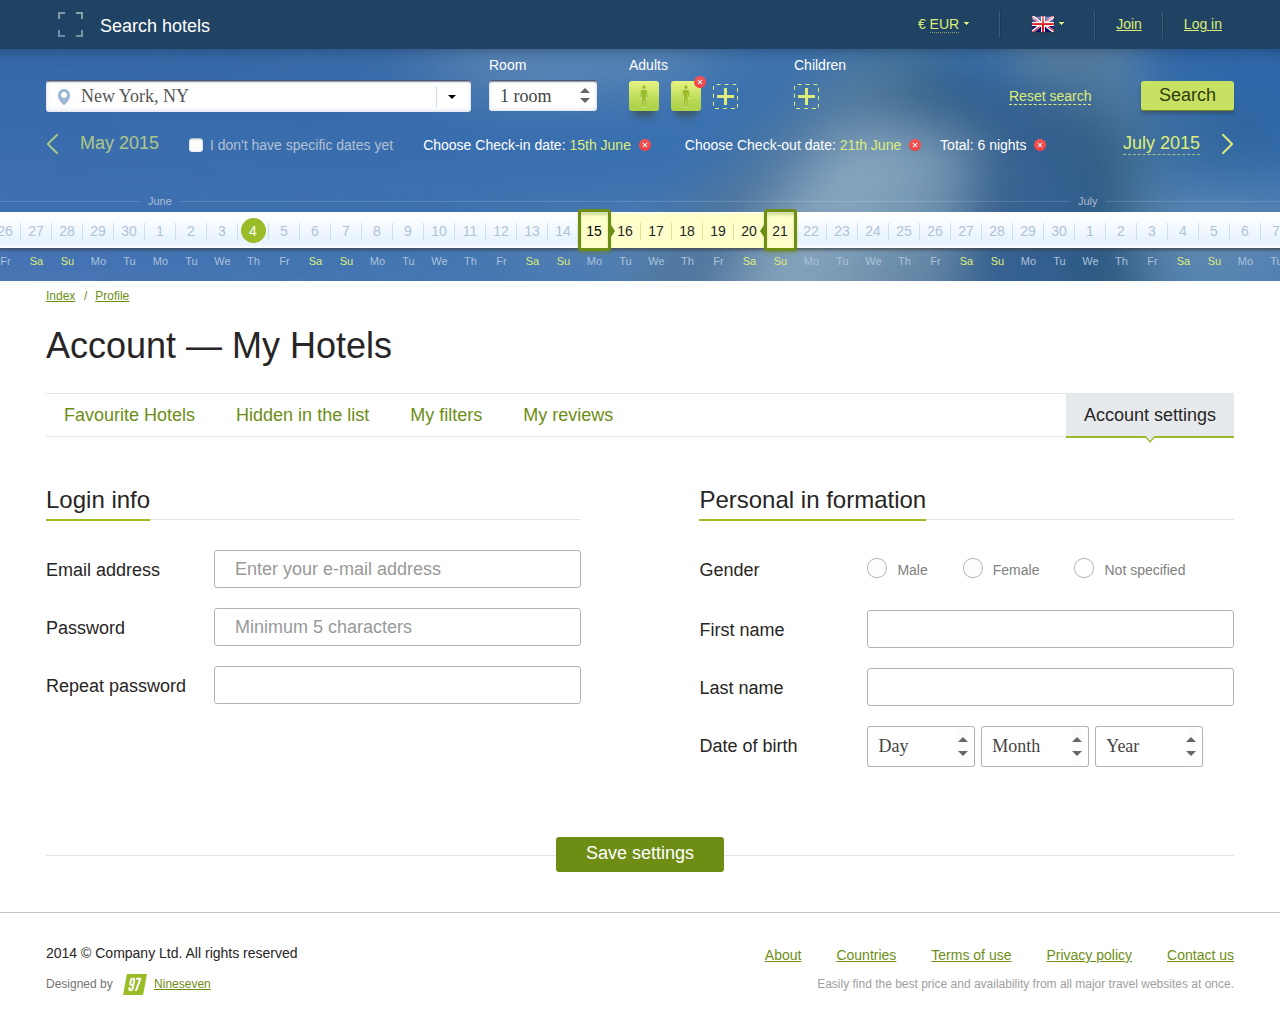
<file: profile.html>
<!DOCTYPE html>
<html><head>
<!-- META -->
<meta charset="utf-8" />
<meta name="viewport" content="width=device-width, initial-scale=1.0">

	<!--[if lt IE 9]>
	<script src="http://html5shim.googlecode.com/svn/trunk/html5.js"></script><![endif]-->

<!-- CSS -->
<link rel="stylesheet" type="text/css" href="css/style.css">

<!-- JS -->
<script src="js/jquery-1.11.1.min.js" type="text/javascript"></script>
<script src="js/jquery-ui.min.js" type="text/javascript"></script>
<script src="js/jquery.ui.touch-punch.js" type="text/javascript"></script>
<script src="js/fotorama.js" type="text/javascript"></script>


<!-- Add mousewheel plugin (this is optional) -->
<script src="js/source/jquery.mousewheel-3.0.6.pack.js" type="text/javascript"></script>
<!-- Add fancyBox -->
<link rel="stylesheet" href="js/source/jquery.fancybox.css?v=2.1.5" type="text/css" media="screen" />
<script src="js/source/jquery.fancybox.pack.js?v=2.1.5" type="text/javascript"></script>
<link href="js/source/helpers/jquery.fancybox-buttons.css?v=1.0.5" type="text/css" media="screen" rel="stylesheet" />
<script src="js/source/helpers/jquery.fancybox-buttons.js?v=1.0.5" type="text/javascript"></script>
<script src="js/source/helpers/jquery.fancybox-media.js?v=1.0.6" type="text/javascript"></script>

<link href="js/source/helpers/jquery.fancybox-thumbs.css?v=1.0.7" type="text/css" rel="stylesheet" media="screen" />
<script src="js/source/helpers/jquery.fancybox-thumbs.js?v=1.0.7" type="text/javascript"></script>


<script src="js/main.js" type="text/javascript"></script>
<script type="text/javascript">
	$(window).load(function(){
		$('.month-day.day-44').click();
		$('.month-day.day-50').click();
	});
</script>

<title>Homepage</title>
</head>
<body>
<div>
	<div class="mob-search-box">
				
		<div class="wr">
			<h2>Search hotels</h2>
			<div class="head-detals">
				<div class="head-search">
					<div class="search-rooms">
						<div class="inp-head">Rooms</div>
						<select name="" class="select">
							<option value="1">1</option>
							<option value="2">2</option>
							<option value="3">3</option>
							<option value="4">4</option>
							<option value="5">5</option>
							<option value="6">50</option>
						</select>
					</div>
					<div class="search-adults">
						<div class="inp-head">Adults</div>
						<div class="adults-box">
							<div class="adults-ico adults-one"></div>
							<div class="adults-ico adults-two"><a href="" class="ico-close"></a></div>
							<div class="adults-ico adults-big">×<span>3</span><a href="" class="ico-close"></a></div>
						</div>
						<a href="" class="adults-add"></a>
						<input type="hidden" value="2">
					</div>
					<div class="search-children">
						<div class="inp-head">Children</div>
						<div class="children-box">

							<div class="children-box-select">
								<select name="" class="select">
									<option value="1">0-5</option>
									<option value="2">5-8</option>
									<option value="3">8-12</option>
									<option value="4">1</option>
									<option value="5">2</option>
									<option value="6">3</option>
									<option value="7">7</option>
									<option value="8">8</option>
									<option value="9">9</option>
									<option value="10">10</option>
									<option value="11">11</option>
									<option value="12">12</option>
									<option value="13">13</option>
									<option value="14">14</option>
									<option value="15">15</option>
									<option value="16">16</option>
									<option value="17">17</option>
									<option value="18">18</option>
								</select>
								<a href="" class="select-ok"></a>
								<a href="" class="select-close"></a>
							</div>
						</div>
						<a href="" class="children-add"></a>
						<input type="hidden" value="0">
					</div>
				</div>
				<div class="head-search-city">
					<div class="inp-head"></div>
					<div class="inp-style">
						<input type="text" value="New York, NY" onfocus="if (this.value=='New York, NY') this.value='' " onblur="if (this.value==''){this.value='New York, NY'}" >
					</div>
				</div>
			</div>
			
			<div class="clear"></div>
			<div class="date-head">
				<div class="date-header">
					<div class="date-header-cont">
						<span class="check-in">Choose Check-in date<em>:</em> <span>20th April</span><a href="" class="ico-close"></a></span>
						<span class="check-out">Choose Check-out date<em>:</em> <span>20th April</span><a href="" class="ico-close"></a></span>
					</div>
					<p><label class="checkbox inline"><input type="checkbox"> I don't have specific dates yet</label></p>
				</div>
			</div>
			<div class="check-mob">
				<div class="check-mob-in">
					<div class="h3">Check-in</div>
					<div class="check-date">
						<select name="" class="select sel-day-1">
							<option value="1">1</option>
							<option value="2">2</option>
							<option value="3">3</option>
							<option value="4">4</option>
							<option value="5">5</option>
							<option value="6">6</option>
							<option value="7">7</option>
							<option value="8">8</option>
							<option value="9">9</option>
							<option value="10">10</option>
							<option value="11">11</option>
							<option value="12">12</option>
							<option value="13">13</option>
							<option value="14">14</option>
							<option value="15">15</option>
							<option value="16">16</option>
							<option value="17">17</option>
							<option value="18">18</option>
							<option value="19">19</option>
							<option value="20">20</option>
							<option value="21">21</option>
							<option value="22">22</option>
							<option value="23">23</option>
							<option value="24">24</option>
							<option value="25">25</option>
							<option value="26">26</option>
							<option value="27">27</option>
							<option value="28">28</option>
							<option value="29">29</option>
							<option value="30">30</option>
						</select>
					</div>
					<div class="check-month">
						<select name="" class="select sel-month-1">
							<option value="2015, 6, ">Июнь</option>
							<option value="2015, 7, ">Июль</option>
							<option value="2015, 8, ">Август</option>
						</select>
					</div>
					<div class="clearfix"></div>
				</div>
				<div class="check-mob-out">
					<div class="h3">Check-in</div>
					<div class="check-date">
						<select name="" class="select sel-day-2">
							<option value="1">1</option>
							<option value="2">2</option>
							<option value="3">3</option>
							<option value="4">4</option>
							<option value="5">5</option>
							<option value="6">6</option>
							<option value="7">7</option>
							<option value="8">8</option>
							<option value="9">9</option>
							<option value="10">10</option>
							<option value="11">11</option>
							<option value="12">12</option>
							<option value="13">13</option>
							<option value="14">14</option>
							<option value="15">15</option>
							<option value="16">16</option>
							<option value="17">17</option>
							<option value="18">18</option>
							<option value="19">19</option>
							<option value="20">20</option>
							<option value="21">21</option>
							<option value="22">22</option>
							<option value="23">23</option>
							<option value="24">24</option>
							<option value="25">25</option>
							<option value="26">26</option>
							<option value="27">27</option>
							<option value="28">28</option>
							<option value="29">29</option>
							<option value="30">30</option>
						</select>
					</div>
					<div class="check-month">
						<select name="" class="select sel-month-2">
							<option value="2015, 6, ">Июнь</option>
							<option value="2015, 7, ">Июль</option>
							<option value="2015, 8, ">Август</option>
						</select>
					</div>
					<div class="clearfix"></div>
				</div>
				<div class="total_nights-main">
					Total: <span>1</span> night<em>s</em> <a href="" class="ico-close"></a>
				</div>
			</div>
		</div>
		<div class="wr">
			<div class="total">
				<h3>Total: <span>0</span> night<em>s</em></h3>
				<div class="total-inp">
					<input type="text" id="amount" class="pull-left range-min_input range_inputs"> <i>−</i> 
					<input type="text" id="amount2" class="pull-right range-max_input range_inputs">
					<div class="total-inp-header">
						Price per night 
						<div class="currency-sl">
							<span>$</span>
							<ul>
								<li class="active"><em>$</em></li>
								<li><em>€</em></li>
								<li><em>RUB</em></li>
								<li><em>£</em></li>
							</ul>
						</div>
					</div>
				</div>
				<div class="total-slider">
					<div id="slider-range" data-min="0" data-max="1000" data-step="1"></div>
				</div>
				<div class="total-button">
					<button class="btn-st">Show 2 489 Hotels</button>
					<div class="lnk-reset"><a href="">Reset search options</a></div>
				</div>
			</div>
		</div>
	</div>



	<div class="head-top">
		<div class="wr">
			<div class="logo pull-left"><h1><img src="img/logo.png" alt="">Search hotels</h1></div>
			<div class="head-detal pull-right">
				<div class="head-detal-option">
					<div class="currency-select">
						<span>€ <em>EUR</em></span>
						<ul>
							<li class="active">€ <em>EUR</em></li>
							<li>$ <em>USD</em></li>
							<li><em>RUB</em></li>
							<li>£ <em>GBP</em></li>
						</ul>
					</div>
				</div>
				<div class="head-detal-option">
					<div class="language-select">
						<span><em class="fl-ico ang"></em></span>
						<ul>
							<li class="active"><i class="fl-ico ang"></i><em>English</em></li>
							<li><i class="fl-ico rus"></i><em>Русский</em></li>
							<li><i class="fl-ico nor"></i><em>Norsk</em></li>
							<li><i class="fl-ico ind"></i><em>Bahasa Indonesia</em></li>
						</ul>
					</div>
				</div>
				<div class="head-detal-option">
					<div class="head-detal-lnk"><a href="">Join</a></div>
				</div>
				<div class="head-detal-option last">
					<div class="head-detal-lnk"><a href="" data-toggle="modal" data-target=".bs-example-modal-sm">Log in</a></div>
				</div>
			</div>

			<div class="menu-open"><a href=""></a></div>
			<a href="" class="menu-mob-search"></a>

			<div class="menu-mob">
				<ul class="menu-mob-ul">
					<li><a href="">Join</a></li>
					<li class="last"><a href="" data-toggle="modal" data-target=".bs-example-modal-sm">Log in</a></li>
				</ul>
				<div class="mob-menu-box last">
					<div class="currency-select">
						<span class="">€ <em>EUR</em></span>
						<ul style="display: none;">
							<li class="active">€ <em>EUR</em></li>
							<li>$ <em>USD</em></li>
							<li><em>RUB</em></li>
							<li>£ <em>GBP</em></li>
						</ul>
					</div>
				</div>
				<div class="mob-menu-box">
					<div class="language-select">
						<span class=""><i class="fl-ico ang"></i><em>English</em></em></span>
						<ul style="display: none;">
							<li class="active"><i class="fl-ico ang"></i></li>
							<li><i class="fl-ico rus"></i></li>
							<li><i class="fl-ico nor"></i></li>
							<li><i class="fl-ico ind"></i></li>
						</ul>
					</div>
				</div>
				<div class="clear"></div>
			</div>
			<div class="menu-mob-bg"></div>
		</div>
	</div>
	<div class="head-top-padding"></div>
	<div class="head search-result">
		<div class="wr">
			<div class="head-search">
				<div class="search-rooms">
					<div class="inp-head">Room</div>
					<select name="" class="select">
						<option value="1">1 room</option>
						<option value="2">2 room</option>
						<option value="3">3 room</option>
						<option value="4">4 room</option>
						<option value="5">5 room</option>
					</select>
				</div>
				<div class="search-adults">
					<div class="inp-head">Adults</div>
					<div class="adults-box">
						<div class="adults-ico adults-one"></div>
						<div class="adults-ico adults-two"><button class="ico-close"></button></div>
						<div class="adults-ico adults-big">×<span>3</span> Adult<button class="ico-close"></button></div>
					</div>
					<button class="adults-add"></button>
					<input type="hidden" value="2">
				</div>
				<div class="search-children">
					<div class="inp-head">
						<span class="children_1">Children</span>
						<span class="children_2">Age of children</span>
					</div>
					<div class="children-box js-children-box">

						<div class="children-box-select">
							<select name="" class="select">
								<option value="1">0-5</option>
								<option value="2">5-8</option>
								<option value="3">8-12</option>
								<option value="4">1</option>
								<option value="5">2</option>
								<option value="6">3</option>
								<option value="7">7</option>
								<option value="8">8</option>
								<option value="9">9</option>
								<option value="10">10</option>
								<option value="11">11</option>
								<option value="12">12</option>
								<option value="13">13</option>
								<option value="14">14</option>
								<option value="15">15</option>
								<option value="16">16</option>
								<option value="17">17</option>
								<option value="18">18</option>
							</select>
							<a href="" class="select-ok"></a>
							<a href="" class="select-close"></a>
						</div>
					</div>
					<button class="children-add"></button>
					<input type="hidden" value="0">
				</div>

				<div class="total_nights">
					<div class="inp-head"></div>
					<div class="lnk-reset"><a href="">Reset search</a></div>
				</div>
				<div class="inp-head"></div>
				<button class="button-search">Search</button>
			</div>
			<div class="head-search-city">
				<div class="inp-head"></div>
				<div class="inp-style inp-style-i"><div class="inp-style-ico ico-maps"></div><input type="text" value="New York, NY" id="project" onfocus="if (this.value=='New York, NY') this.value='' " onblur="if (this.value==''){this.value='New York, NY'}" >
					<a href="" class="property-name-open"></a>
					<div class="property-name">
						<div class="property-name__header">Property name:</div>
						<div class="property-name__check">
							<li><input type="checkbox" id="ch-hotel"><label for="ch-hotel"><span class="ch-ico hotel_ico-hot"></span> Hotel</label></li>
							<li class="check_width"><input type="checkbox" id="ch-bed"><label for="ch-bed"><span class="ch-ico hotel_ico-bed"></span> Bed and Breakfast</label></li>
							<li><input type="checkbox" id="ch-chain"><label for="ch-chain"><span class="ch-ico hotel_ico-cha"></span> Chain</label></li>
							<li><input type="checkbox" id="ch-motel"><label for="ch-motel"><span class="ch-ico hotel_ico-mot"></span> Motel</label></li>
							<li class="check_width"><input type="checkbox" id="ch-boutique"><label for="ch-boutique"><span class="ch-ico hotel_ico-bou"></span> Boutique Hotel</label></li>
							<li><input type="checkbox" id="ch-hostel"><label for="ch-hostel"><span class="ch-ico hotel_ico-hos"></span> Hostel</label></li>
							<li><input type="checkbox" id="ch-appart"><label for="ch-appart"><span class="ch-ico hotel_ico-apa"></span> Appart-Hotel</label></li>

							<li class="check_width"><input type="checkbox" id="ch-appart"><label for="ch-appart"><span class="ch-ico hotel_ico-int"></span> Point of interest</label></li>
							<li><input type="checkbox" id="ch-appart"><label for="ch-appart"><span class="ch-ico hotel_ico-air"></span> Airport</label></li>
							<li><input type="checkbox" id="ch-appart"><label for="ch-appart"><span class="ch-ico hotel_ico-cit"></span> City</label></li>
							<li class="check_width"><input type="checkbox" id="ch-appart"><label for="ch-appart"><span class="ch-ico hotel_ico-hot_eu"></span> Hotel Europa City Vilnius</label></li>
							<li><input type="checkbox" id="ch-appart"><label for="ch-appart"><span class="ch-ico hotel_ico-gra"></span> Grata Hotel</label></li>
						</div>
					</div>
				</div>
				
			</div>
			<div class="clearfix"></div> 
			<!-- del 24 <div class="search_around search_around-one">
				Search around the city: <a href="" class="search_a-open" data-toggle="modal" data-target=".cities-around-sm">0 km</a>
			</div> -->
			<div class="search_around search_around-two">
				Cities around required city: <span>No cities around 10 km</span> <button class="ico-close"></button></a>
			</div>
			<div class="calendar-button">
				<a href="" class="calendar-prev"><!-- May 2015 --></a>
				<a href="" class="calendar-next"><!-- July 2015 --></a>
			</div>
			<div class="total total-center">
				
				<div class="date-header date-header_result">
					<div class="date-header-check">
						<label class="checkbox inline"><input type="checkbox"> I don't have specific dates yet</label>
					</div>
					<div class="date-header-cont date-header-cont_new">
						<span class="check-in">Choose Check-in date<em>:</em> <span>20th April</span><button class="ico-close"></button></span>
						<span class="check-out">Choose Check-out date<em>:</em> <span>20th April</span><button class="ico-close"></button></span>
						<div class="total-span h3 total-span-top">Total: <span>0</span> night<em>s</em> <div class="check-out check-ok"><button class="ico-close"></button></div></div>
					</div>
					
				</div>
			</div>

		</div>
		<div class="calendar">
			<div class="day-tooltip-box"><div class="day-tooltip"><span>Choose Check-out date</span></div></div>
			<div class="month-cont">
				<div class="month-cont-opt">
					<div class="month" date-month="May 2015">
						<div class="month-header">
							<span>May</span>
						</div>
						<div class="month-day no-act" rel="1th June">
							<div class="day-border">1</div>
							<div class="day-weekday">Mo</div>
						</div>
						<div class="month-day no-act" rel="2th June">
							<div class="day-border">2</div>
							<div class="day-weekday">Tu</div>
						</div>
						<div class="month-day no-act" rel="3th June">
							<div class="day-border">3</div>
							<div class="day-weekday">We</div>
						</div>
						<div class="month-day no-act" rel="4th June">
							<div class="day-border">4</div>
							<div class="day-weekday">Th</div>
						</div>
						<div class="month-day no-act" rel="5th June">
							<div class="day-border">5</div>
							<div class="day-weekday">Fr</div>
						</div>
						<div class="month-day day-output no-act" rel="6th June">
							<div class="day-border">6</div>
							<div class="day-weekday">Sa</div>
						</div>
						<div class="month-day day-output no-act" rel="7th June">
							<div class="day-border">7</div>
							<div class="day-weekday">Su</div>
						</div>
						<div class="month-day no-act" rel="8th June">
							<div class="day-border">8</div>
							<div class="day-weekday">Mo</div>
						</div>
						<div class="month-day no-act" rel="9th June">
							<div class="day-border">9</div>
							<div class="day-weekday">Tu</div>
						</div>
						<div class="month-day no-act" rel="10th June">
							<div class="day-border">10</div>
							<div class="day-weekday">We</div>
						</div>
						<div class="month-day no-act" rel="11th June">
							<div class="day-border">11</div>
							<div class="day-weekday">Th</div>
						</div>
						<div class="month-day no-act" rel="12th June">
							<div class="day-border">12</div>
							<div class="day-weekday">Fr</div>
						</div>
						<div class="month-day day-output no-act" rel="13th June">
							<div class="day-border">13</div>
							<div class="day-weekday">Sa</div>
						</div>
						<div class="month-day day-output no-act" rel="14th June">
							<div class="day-border">14</div>
							<div class="day-weekday">Su</div>
						</div>
						<div class="month-day no-act" rel="15th June">
							<div class="day-border">15</div>
							<div class="day-weekday">Mo</div>
						</div>
						<div class="month-day no-act" rel="16th June">
							<div class="day-border">16</div>
							<div class="day-weekday">Tu</div>
						</div>
						<div class="month-day no-act" rel="17th June">
							<div class="day-border">17</div>
							<div class="day-weekday">We</div>
						</div>
						<div class="month-day no-act" rel="18th June">
							<div class="day-border">18</div>
							<div class="day-weekday">Th</div>
						</div>
						<div class="month-day no-act" rel="19th June">
							<div class="day-border">19</div>
							<div class="day-weekday">Fr</div>
						</div>
						<div class="month-day day-output no-act" rel="20th June">
							<div class="day-border">20</div>
							<div class="day-weekday">Sa</div>
						</div>
						<div class="month-day day-output no-act" rel="21th June">
							<div class="day-border">21</div>
							<div class="day-weekday">Su</div>
						</div>
						<div class="month-day no-act" rel="22th June">
							<div class="day-border">22</div>
							<div class="day-weekday">Mo</div>
						</div>
						<div class="month-day no-act" rel="23th June">
							<div class="day-border">23</div>
							<div class="day-weekday">Tu</div>
						</div>
						<div class="month-day no-act" rel="24th June">
							<div class="day-border">24</div>
							<div class="day-weekday">We</div>
						</div>
						<div class="month-day no-act" rel="25th June">
							<div class="day-border">25</div>
							<div class="day-weekday">Th</div>
						</div>
						<div class="month-day no-act" rel="26th June">
							<div class="day-border">26</div>
							<div class="day-weekday">Fr</div>
						</div>
						<div class="month-day day-output no-act" rel="27th June">
							<div class="day-border">27</div>
							<div class="day-weekday">Sa</div>
						</div>
						<div class="month-day day-output no-act" rel="28th June">
							<div class="day-border">28</div>
							<div class="day-weekday">Su</div>
						</div>
						<div class="month-day no-act" rel="29th June">
							<div class="day-border">29</div>
							<div class="day-weekday">Mo</div>
						</div>
						<div class="month-day no-act" rel="30th June">
							<div class="day-border">30</div>
							<div class="day-weekday">Tu</div>
						</div>
					</div>
					<div class="month active" date-month="June 2015">
						<div class="month-header">
							<span>June</span>
						</div>
						<div class="month-day no-act" rel="1th June">
							<div class="day-border">1</div>
							<div class="day-weekday">Mo</div>
						</div>
						<div class="month-day no-act" rel="2th June">
							<div class="day-border">2</div>
							<div class="day-weekday">Tu</div>
						</div>
						<div class="month-day no-act" rel="3th June">
							<div class="day-border">3</div>
							<div class="day-weekday">We</div>
						</div>
						<div class="month-day present_day act" rel="4th June">
							<div class="day-tooltip-present" style="display: block;"><span>Choose Check-in date</span></div>
							<div class="day-border">4</div>
							<div class="day-weekday">Th</div>
						</div>
						<div class="month-day act" rel="5th June">
							<div class="day-border">5</div>
							<div class="day-weekday">Fr</div>
						</div>
						<div class="month-day day-output act" rel="6th June">
							<div class="day-border">6</div>
							<div class="day-weekday">Sa</div>
						</div>
						<div class="month-day day-output act" rel="7th June">
							<div class="day-border">7</div>
							<div class="day-weekday">Su</div>
						</div>
						<div class="month-day act" rel="8th June">
							<div class="day-border">8</div>
							<div class="day-weekday">Mo</div>
						</div>
						<div class="month-day act" rel="9th June">
							<div class="day-border">9</div>
							<div class="day-weekday">Tu</div>
						</div>
						<div class="month-day act" rel="10th June">
							<div class="day-border">10</div>
							<div class="day-weekday">We</div>
						</div>
						<div class="month-day act" rel="11th June">
							<div class="day-border">11</div>
							<div class="day-weekday">Th</div>
						</div>
						<div class="month-day act" rel="12th June">
							<div class="day-border">12</div>
							<div class="day-weekday">Fr</div>
						</div>
						<div class="month-day day-output act" rel="13th June">
							<div class="day-border">13</div>
							<div class="day-weekday">Sa</div>
						</div>
						<div class="month-day day-output act" rel="14th June">
							<div class="day-border">14</div>
							<div class="day-weekday">Su</div>
						</div>
						<div class="month-day act" rel="15th June">
							<div class="day-border">15</div>
							<div class="day-weekday">Mo</div>
						</div>
						<div class="month-day act" rel="16th June">
							<div class="day-border">16</div>
							<div class="day-weekday">Tu</div>
						</div>
						<div class="month-day act" rel="17th June">
							<div class="day-border">17</div>
							<div class="day-weekday">We</div>
						</div>
						<div class="month-day act" rel="18th June">
							<div class="day-border">18</div>
							<div class="day-weekday">Th</div>
						</div>
						<div class="month-day act" rel="19th June">
							<div class="day-border">19</div>
							<div class="day-weekday">Fr</div>
						</div>
						<div class="month-day day-output act" rel="20th June">
							<div class="day-border">20</div>
							<div class="day-weekday">Sa</div>
						</div>
						<div class="month-day day-output act" rel="21th June">
							<div class="day-border">21</div>
							<div class="day-weekday">Su</div>
						</div>
						<div class="month-day act" rel="22th June">
							<div class="day-border">22</div>
							<div class="day-weekday">Mo</div>
						</div>
						<div class="month-day act" rel="23th June">
							<div class="day-border">23</div>
							<div class="day-weekday">Tu</div>
						</div>
						<div class="month-day act" rel="24th June">
							<div class="day-border">24</div>
							<div class="day-weekday">We</div>
						</div>
						<div class="month-day act" rel="25th June">
							<div class="day-border">25</div>
							<div class="day-weekday">Th</div>
						</div>
						<div class="month-day act" rel="26th June">
							<div class="day-border">26</div>
							<div class="day-weekday">Fr</div>
						</div>
						<div class="month-day day-output act" rel="27th June">
							<div class="day-border">27</div>
							<div class="day-weekday">Sa</div>
						</div>
						<div class="month-day day-output act" rel="28th June">
							<div class="day-border">28</div>
							<div class="day-weekday">Su</div>
						</div>
						<div class="month-day act" rel="29th June">
							<div class="day-border">29</div>
							<div class="day-weekday">Mo</div>
						</div>
						<div class="month-day act" rel="30th June">
							<div class="day-border">30</div>
							<div class="day-weekday">Tu</div>
						</div>
					</div>
					<div class="month" date-month="July 2015">
						<div class="month-header">
							<span>July</span>
						</div>
						<div class="month-day act" rel="1th July">
							<div class="day-border">1</div>
							<div class="day-weekday">We</div>
						</div>
						<div class="month-day act" rel="2th July">
							<div class="day-border">2</div>
							<div class="day-weekday">Th</div>
						</div>
						<div class="month-day act" rel="3th July">
							<div class="day-border">3</div>
							<div class="day-weekday">Fr</div>
						</div>
						<div class="month-day day-output act" rel="4th July">
							<div class="day-border">4</div>
							<div class="day-weekday">Sa</div>
						</div>
						<div class="month-day day-output act" rel="5th July">
							<div class="day-border">5</div>
							<div class="day-weekday">Su</div>
						</div>
						<div class="month-day act" rel="6th July">
							<div class="day-border">6</div>
							<div class="day-weekday">Mo</div>
						</div>
						<div class="month-day act" rel="7th July">
							<div class="day-border">7</div>
							<div class="day-weekday">Tu</div>
						</div>
						<div class="month-day act" rel="8th July">
							<div class="day-border">8</div>
							<div class="day-weekday">We</div>
						</div>
						<div class="month-day act" rel="9th July">
							<div class="day-border">9</div>
							<div class="day-weekday">Th</div>
						</div>
						<div class="month-day act" rel="10th July">
							<div class="day-border">10</div>
							<div class="day-weekday">Fr</div>
						</div>
						<div class="month-day day-output act" rel="11th July">
							<div class="day-border">11</div>
							<div class="day-weekday">Sa</div>
						</div>
						<div class="month-day day-output act" rel="12th July">
							<div class="day-border">12</div>
							<div class="day-weekday">Su</div>
						</div>
						<div class="month-day act" rel="13th July">
							<div class="day-border">13</div>
							<div class="day-weekday">Mo</div>
						</div>
						<div class="month-day act" rel="14th July">
							<div class="day-border">14</div>
							<div class="day-weekday">Tu</div>
						</div>
						<div class="month-day act" rel="15th July">
							<div class="day-border">15</div>
							<div class="day-weekday">We</div>
						</div>
						<div class="month-day act" rel="16th July">
							<div class="day-border">16</div>
							<div class="day-weekday">Th</div>
						</div>
						<div class="month-day act" rel="17th July">
							<div class="day-border">17</div>
							<div class="day-weekday">Fr</div>
						</div>
						<div class="month-day day-output act" rel="18th July">
							<div class="day-border">18</div>
							<div class="day-weekday">Sa</div>
						</div>
						<div class="month-day day-output act" rel="19th July">
							<div class="day-border">19</div>
							<div class="day-weekday">Su</div>
						</div>
						<div class="month-day act" rel="20th July">
							<div class="day-border">20</div>
							<div class="day-weekday">Mo</div>
						</div>
						<div class="month-day act" rel="21th July">
							<div class="day-border">21</div>
							<div class="day-weekday">Tu</div>
						</div>
						<div class="month-day act" rel="22th July">
							<div class="day-border">22</div>
							<div class="day-weekday">We</div>
						</div>
						<div class="month-day act" rel="23th July">
							<div class="day-border">23</div>
							<div class="day-weekday">Th</div>
						</div>
						<div class="month-day act" rel="24th July">
							<div class="day-border">24</div>
							<div class="day-weekday">Fr</div>
						</div>
						<div class="month-day day-output act" rel="25th July">
							<div class="day-border">25</div>
							<div class="day-weekday">Sa</div>
						</div>
						<div class="month-day day-output act" rel="26th July">
							<div class="day-border">26</div>
							<div class="day-weekday">Su</div>
						</div>
						<div class="month-day act" rel="27th July">
							<div class="day-border">27</div>
							<div class="day-weekday">Mo</div>
						</div>
						<div class="month-day act" rel="28th July">
							<div class="day-border">28</div>
							<div class="day-weekday">Tu</div>
						</div>
						<div class="month-day act" rel="29th July">
							<div class="day-border">29</div>
							<div class="day-weekday">We</div>
						</div>
						<div class="month-day act" rel="30th July">
							<div class="day-border">30</div>
							<div class="day-weekday">Th</div>
						</div>
						<div class="month-day act" rel="31th July">
							<div class="day-border">31</div>
							<div class="day-weekday">Fr</div>
						</div>
					</div>
					<div class="month" date-month="August 2015">
						<div class="month-header">
							<span>August</span>
						</div>
						<div class="month-day act" rel="1th July">
							<div class="day-border">1</div>
							<div class="day-weekday">We</div>
						</div>
						<div class="month-day act" rel="2th July">
							<div class="day-border">2</div>
							<div class="day-weekday">Th</div>
						</div>
						<div class="month-day act" rel="3th July">
							<div class="day-border">3</div>
							<div class="day-weekday">Fr</div>
						</div>
						<div class="month-day day-output act" rel="4th July">
							<div class="day-border">4</div>
							<div class="day-weekday">Sa</div>
						</div>
						<div class="month-day day-output act" rel="5th July">
							<div class="day-border">5</div>
							<div class="day-weekday">Su</div>
						</div>
						<div class="month-day act" rel="6th July">
							<div class="day-border">6</div>
							<div class="day-weekday">Mo</div>
						</div>
						<div class="month-day act" rel="7th July">
							<div class="day-border">7</div>
							<div class="day-weekday">Tu</div>
						</div>
						<div class="month-day act" rel="8th July">
							<div class="day-border">8</div>
							<div class="day-weekday">We</div>
						</div>
						<div class="month-day act" rel="9th July">
							<div class="day-border">9</div>
							<div class="day-weekday">Th</div>
						</div>
						<div class="month-day act" rel="10th July">
							<div class="day-border">10</div>
							<div class="day-weekday">Fr</div>
						</div>
						<div class="month-day day-output act" rel="11th July">
							<div class="day-border">11</div>
							<div class="day-weekday">Sa</div>
						</div>
						<div class="month-day day-output act" rel="12th July">
							<div class="day-border">12</div>
							<div class="day-weekday">Su</div>
						</div>
						<div class="month-day act" rel="13th July">
							<div class="day-border">13</div>
							<div class="day-weekday">Mo</div>
						</div>
						<div class="month-day act" rel="14th July">
							<div class="day-border">14</div>
							<div class="day-weekday">Tu</div>
						</div>
						<div class="month-day act" rel="15th July">
							<div class="day-border">15</div>
							<div class="day-weekday">We</div>
						</div>
						<div class="month-day act" rel="16th July">
							<div class="day-border">16</div>
							<div class="day-weekday">Th</div>
						</div>
						<div class="month-day act" rel="17th July">
							<div class="day-border">17</div>
							<div class="day-weekday">Fr</div>
						</div>
						<div class="month-day day-output act" rel="18th July">
							<div class="day-border">18</div>
							<div class="day-weekday">Sa</div>
						</div>
						<div class="month-day day-output act" rel="19th July">
							<div class="day-border">19</div>
							<div class="day-weekday">Su</div>
						</div>
						<div class="month-day act" rel="20th July">
							<div class="day-border">20</div>
							<div class="day-weekday">Mo</div>
						</div>
						<div class="month-day act" rel="21th July">
							<div class="day-border">21</div>
							<div class="day-weekday">Tu</div>
						</div>
						<div class="month-day act" rel="22th July">
							<div class="day-border">22</div>
							<div class="day-weekday">We</div>
						</div>
						<div class="month-day act" rel="23th July">
							<div class="day-border">23</div>
							<div class="day-weekday">Th</div>
						</div>
						<div class="month-day act" rel="24th July">
							<div class="day-border">24</div>
							<div class="day-weekday">Fr</div>
						</div>
						<div class="month-day day-output act" rel="25th July">
							<div class="day-border">25</div>
							<div class="day-weekday">Sa</div>
						</div>
						<div class="month-day day-output act" rel="26th July">
							<div class="day-border">26</div>
							<div class="day-weekday">Su</div>
						</div>
						<div class="month-day act" rel="27th July">
							<div class="day-border">27</div>
							<div class="day-weekday">Mo</div>
						</div>
						<div class="month-day act" rel="28th July">
							<div class="day-border">28</div>
							<div class="day-weekday">Tu</div>
						</div>
						<div class="month-day act" rel="29th July">
							<div class="day-border">29</div>
							<div class="day-weekday">We</div>
						</div>
						<div class="month-day act" rel="30th July">
							<div class="day-border">30</div>
							<div class="day-weekday">Th</div>
						</div>
						<div class="month-day act" rel="31th July">
							<div class="day-border">31</div>
							<div class="day-weekday">Fr</div>
						</div>
					</div>
					<div class="month" date-month="September 2015">
						<div class="month-header">
							<span>September</span>
						</div>
						<div class="month-day act" rel="1th July">
							<div class="day-border">1</div>
							<div class="day-weekday">We</div>
						</div>
						<div class="month-day act" rel="2th July">
							<div class="day-border">2</div>
							<div class="day-weekday">Th</div>
						</div>
						<div class="month-day act" rel="3th July">
							<div class="day-border">3</div>
							<div class="day-weekday">Fr</div>
						</div>
						<div class="month-day day-output act" rel="4th July">
							<div class="day-border">4</div>
							<div class="day-weekday">Sa</div>
						</div>
						<div class="month-day day-output act" rel="5th July">
							<div class="day-border">5</div>
							<div class="day-weekday">Su</div>
						</div>
						<div class="month-day act" rel="6th July">
							<div class="day-border">6</div>
							<div class="day-weekday">Mo</div>
						</div>
						<div class="month-day act" rel="7th July">
							<div class="day-border">7</div>
							<div class="day-weekday">Tu</div>
						</div>
						<div class="month-day act" rel="8th July">
							<div class="day-border">8</div>
							<div class="day-weekday">We</div>
						</div>
						<div class="month-day act" rel="9th July">
							<div class="day-border">9</div>
							<div class="day-weekday">Th</div>
						</div>
						<div class="month-day act" rel="10th July">
							<div class="day-border">10</div>
							<div class="day-weekday">Fr</div>
						</div>
						<div class="month-day day-output act" rel="11th July">
							<div class="day-border">11</div>
							<div class="day-weekday">Sa</div>
						</div>
						<div class="month-day day-output act" rel="12th July">
							<div class="day-border">12</div>
							<div class="day-weekday">Su</div>
						</div>
						<div class="month-day act" rel="13th July">
							<div class="day-border">13</div>
							<div class="day-weekday">Mo</div>
						</div>
						<div class="month-day act" rel="14th July">
							<div class="day-border">14</div>
							<div class="day-weekday">Tu</div>
						</div>
						<div class="month-day act" rel="15th July">
							<div class="day-border">15</div>
							<div class="day-weekday">We</div>
						</div>
						<div class="month-day act" rel="16th July">
							<div class="day-border">16</div>
							<div class="day-weekday">Th</div>
						</div>
						<div class="month-day act" rel="17th July">
							<div class="day-border">17</div>
							<div class="day-weekday">Fr</div>
						</div>
						<div class="month-day day-output act" rel="18th July">
							<div class="day-border">18</div>
							<div class="day-weekday">Sa</div>
						</div>
						<div class="month-day day-output act" rel="19th July">
							<div class="day-border">19</div>
							<div class="day-weekday">Su</div>
						</div>
						<div class="month-day act" rel="20th July">
							<div class="day-border">20</div>
							<div class="day-weekday">Mo</div>
						</div>
						<div class="month-day act" rel="21th July">
							<div class="day-border">21</div>
							<div class="day-weekday">Tu</div>
						</div>
						<div class="month-day act" rel="22th July">
							<div class="day-border">22</div>
							<div class="day-weekday">We</div>
						</div>
						<div class="month-day act" rel="23th July">
							<div class="day-border">23</div>
							<div class="day-weekday">Th</div>
						</div>
						<div class="month-day act" rel="24th July">
							<div class="day-border">24</div>
							<div class="day-weekday">Fr</div>
						</div>
						<div class="month-day day-output act" rel="25th July">
							<div class="day-border">25</div>
							<div class="day-weekday">Sa</div>
						</div>
						<div class="month-day day-output act" rel="26th July">
							<div class="day-border">26</div>
							<div class="day-weekday">Su</div>
						</div>
						<div class="month-day act" rel="27th July">
							<div class="day-border">27</div>
							<div class="day-weekday">Mo</div>
						</div>
						<div class="month-day act" rel="28th July">
							<div class="day-border">28</div>
							<div class="day-weekday">Tu</div>
						</div>
						<div class="month-day act" rel="29th July">
							<div class="day-border">29</div>
							<div class="day-weekday">We</div>
						</div>
						<div class="month-day act" rel="30th July">
							<div class="day-border">30</div>
							<div class="day-weekday">Th</div>
						</div>
						<div class="month-day act" rel="31th July">
							<div class="day-border">31</div>
							<div class="day-weekday">Fr</div>
						</div>
					</div>
					<div class="month" date-month="October 2015">
						<div class="month-header">
							<span>October</span>
						</div>
						<div class="month-day act" rel="1th July">
							<div class="day-border">1</div>
							<div class="day-weekday">We</div>
						</div>
						<div class="month-day act" rel="2th July">
							<div class="day-border">2</div>
							<div class="day-weekday">Th</div>
						</div>
						<div class="month-day act" rel="3th July">
							<div class="day-border">3</div>
							<div class="day-weekday">Fr</div>
						</div>
						<div class="month-day day-output act" rel="4th July">
							<div class="day-border">4</div>
							<div class="day-weekday">Sa</div>
						</div>
						<div class="month-day day-output act" rel="5th July">
							<div class="day-border">5</div>
							<div class="day-weekday">Su</div>
						</div>
						<div class="month-day act" rel="6th July">
							<div class="day-border">6</div>
							<div class="day-weekday">Mo</div>
						</div>
						<div class="month-day act" rel="7th July">
							<div class="day-border">7</div>
							<div class="day-weekday">Tu</div>
						</div>
						<div class="month-day act" rel="8th July">
							<div class="day-border">8</div>
							<div class="day-weekday">We</div>
						</div>
						<div class="month-day act" rel="9th July">
							<div class="day-border">9</div>
							<div class="day-weekday">Th</div>
						</div>
						<div class="month-day act" rel="10th July">
							<div class="day-border">10</div>
							<div class="day-weekday">Fr</div>
						</div>
						<div class="month-day day-output act" rel="11th July">
							<div class="day-border">11</div>
							<div class="day-weekday">Sa</div>
						</div>
						<div class="month-day day-output act" rel="12th July">
							<div class="day-border">12</div>
							<div class="day-weekday">Su</div>
						</div>
						<div class="month-day act" rel="13th July">
							<div class="day-border">13</div>
							<div class="day-weekday">Mo</div>
						</div>
						<div class="month-day act" rel="14th July">
							<div class="day-border">14</div>
							<div class="day-weekday">Tu</div>
						</div>
						<div class="month-day act" rel="15th July">
							<div class="day-border">15</div>
							<div class="day-weekday">We</div>
						</div>
						<div class="month-day act" rel="16th July">
							<div class="day-border">16</div>
							<div class="day-weekday">Th</div>
						</div>
						<div class="month-day act" rel="17th July">
							<div class="day-border">17</div>
							<div class="day-weekday">Fr</div>
						</div>
						<div class="month-day day-output act" rel="18th July">
							<div class="day-border">18</div>
							<div class="day-weekday">Sa</div>
						</div>
						<div class="month-day day-output act" rel="19th July">
							<div class="day-border">19</div>
							<div class="day-weekday">Su</div>
						</div>
						<div class="month-day act" rel="20th July">
							<div class="day-border">20</div>
							<div class="day-weekday">Mo</div>
						</div>
						<div class="month-day act" rel="21th July">
							<div class="day-border">21</div>
							<div class="day-weekday">Tu</div>
						</div>
						<div class="month-day act" rel="22th July">
							<div class="day-border">22</div>
							<div class="day-weekday">We</div>
						</div>
						<div class="month-day act" rel="23th July">
							<div class="day-border">23</div>
							<div class="day-weekday">Th</div>
						</div>
						<div class="month-day act" rel="24th July">
							<div class="day-border">24</div>
							<div class="day-weekday">Fr</div>
						</div>
						<div class="month-day day-output act" rel="25th July">
							<div class="day-border">25</div>
							<div class="day-weekday">Sa</div>
						</div>
						<div class="month-day day-output act" rel="26th July">
							<div class="day-border">26</div>
							<div class="day-weekday">Su</div>
						</div>
						<div class="month-day act" rel="27th July">
							<div class="day-border">27</div>
							<div class="day-weekday">Mo</div>
						</div>
						<div class="month-day act" rel="28th July">
							<div class="day-border">28</div>
							<div class="day-weekday">Tu</div>
						</div>
						<div class="month-day act" rel="29th July">
							<div class="day-border">29</div>
							<div class="day-weekday">We</div>
						</div>
						<div class="month-day act" rel="30th July">
							<div class="day-border">30</div>
							<div class="day-weekday">Th</div>
						</div>
						<div class="month-day act" rel="31th July">
							<div class="day-border">31</div>
							<div class="day-weekday">Fr</div>
						</div>
					</div>
				</div>
			</div>
		</div>

	</div>


	<div class="wr">
		<ul class="crubs">
			<li><a href="">Index</a></li>
			<li><a href="">Profile</a></li>
		</ul>
		<div class="header-page">
			<h1>Account — My Hotels</h1>
		</div>	
		<div class="profile-tabs">
			<ul class="profile-tabs__lnk profile-tabs__lnk--right">
				<li class="active"><a href="">Account settings</a></li>
			</ul>
			<ul class="profile-tabs__lnk">
				<li><a href="">Favourite Hotels</a></li>
				<li><a href="">Hidden in the list</a></li>
				<li><a href="">My filters</a></li>
				<li><a href="">My reviews</a></li>
			</ul>
		</div>
		
		<div class="profile-row clearfix">
			<form>
				<div class="profile-row__column">
					<div class="profile-row__header"><span>Login info</span></div>
					<div class="profile-row__form">
						<div class="profile-row__form-header">Email address</div>
						<div class="profile-row__form-inp"><input type="text" placeholder="Enter your e-mail address" class="inp-st"></div>
					</div>
					<div class="profile-row__form">
						<div class="profile-row__form-header">Password</div>
						<div class="profile-row__form-inp"><input type="password" placeholder="Minimum 5 characters" class="inp-st"></div>
					</div>
					<div class="profile-row__form">
						<div class="profile-row__form-header">Repeat password</div>
						<div class="profile-row__form-inp"><input type="password" class="inp-st"></div>
					</div>
				</div>
				<div class="profile-row__column profile-row__column--right">
					<div class="profile-row__header"><span>Personal in formation</span></div>
					<div class="profile-row__form">
						<div class="profile-row__form-header">Gender</div>
						<div class="profile-row__form-inp">
							<div class="profile-row__radio">
								<input type="radio" name="gender" id="male"><label for="male">Male</label>
								<input type="radio" name="gender" id="female"><label for="female">Female</label>
								<input type="radio" name="gender" id="not-specified"><label for="not-specified">Not specified</label>
							</div>
						</div>
					</div>
					<div class="profile-row__form">
						<div class="profile-row__form-header">First name</div>
						<div class="profile-row__form-inp"><input type="text" class="inp-st"></div>
					</div>
					<div class="profile-row__form">
						<div class="profile-row__form-header">Last name</div>
						<div class="profile-row__form-inp"><input type="text" class="inp-st"></div>
					</div>
					<div class="profile-row__form">
						<div class="profile-row__form-header">Date of birth</div>
						<div class="profile-row__form-inp">
							<div class="select-box select-st">
								<select class="select">
									<option value="0">Day</option>
									<option value="1">1</option>
									<option value="2">2</option>
									<option value="3">3</option>
									<option value="4">4</option>
									<option value="5">5</option>
									<option value="6">6</option>
									<option value="7">7</option>
									<option value="8">8</option>
									<option value="9">9</option>
									<option value="10">10</option>
									<option value="11">11</option>
									<option value="12">12</option>
									<option value="13">13</option>
									<option value="14">14</option>
									<option value="15">15</option>
								</select>
							</div>
							<div class="select-box select-st">
								<select class="select">
									<option value="0">Month</option>
									<option value="1">1</option>
									<option value="2">2</option>
									<option value="3">3</option>
									<option value="4">4</option>
									<option value="5">5</option>
								</select>
							</div>
							<div class="select-box select-st">
								<select class="select">
									<option value="0">Year</option>
									<option value="1">1</option>
									<option value="2">2</option>
									<option value="3">3</option>
									<option value="4">4</option>
									<option value="5">5</option>
								</select>
							</div>
						</div>
					</div>
				</div>
			</form>
		</div>
		<div class="profile-save"><a href="">Save settings</a></div>

	</div>

	<div class="footer">
		<div class="wr">
			<div class="copyright">2014 © Company Ltd. All rights reserved</div>
			<ul class="footer-menu">
				<li><a href="">About</a></li>
				<li><a href="">Countries</a></li>
				<li><a href="">Terms of use</a></li>
				<li><a href="">Privacy policy</a></li>
				<li><a href="">Contact us</a></li>
			</ul>
			<div class="clearfix"></div>
			<div class="nineseven">
				Designed by <a href="http://nineseven.ru/">Nineseven</a>
			</div>
			<div class="footer-comment">Easily find the best price and availability from all major travel websites at once.</div>
			<div class="clearfix"></div>
		</div>
	</div>
</div>



<div class="modal fade bs-example-modal-sm" tabindex="-1" role="dialog" aria-labelledby="mySmallModalLabel" aria-hidden="true">
  	<div class="modal-dialog modal-sm">
    	<div class="modal-content">
    		<button type="button" class="close" data-dismiss="modal" aria-label="Close"></button>
      		<ul class="popup-tabs">
      			<li class="active last"><a href="">Sign in</a></li>
      			<li class="first"><a href="">Sign up</a></li>
      		</ul>
      		<div class="popup-cont">
      			<div class="popup-form">
      				<label for="id-email">Email address</label>
      				<div class="popup-input"><input id="id-email" type="text"></div>
      				<div class="popup-lnk"><a href="">Don't have account?</a></div>
      				<label for="id-email">Password</label>
      				<div class="popup-input"><input id="id-password" type="password"></div>
      				<div class="popup-lnk"><a href="">Forgot your password?</a></div>
      				<button class="button-stl">Login</button>
      				<label><input type="checkbox"> Keep me signed in</label>
      				<div class="sign-in-h"><span>or sign in with</span></div>
      				<div class="pull-left"><a href="" class="fb"></a></div>
      				<div class="pull-right"><a href="" class="tw"></a></div>
      				<div class="clearfix"></div>
      			</div>		
      		</div>
      		<div class="popup-cont">
      			<div class="popup-form">
      				<label for="id-email">Email address</label>
      				<div class="popup-input"><input id="id-email" type="text"></div>
      				<label for="id-email">Password</label>
      				<div class="popup-input"><input id="id-password" type="password"></div>
      				<button class="button-stl">Login</button>
      				<label><input type="checkbox"> Send me Secret Deals</label>
      				<div class="sign-in-h"><span>or sign in with</span></div>
      				<div class="pull-left"><a href="" class="fb"></a></div>
      				<div class="pull-right"><a href="" class="tw"></a></div>
      				<div class="clearfix"></div>
					<div class="popup-form-com">
						By creating an account, you're agreeing with <br>
						our <a href="">Terms and Conditions</a> and <a href="">Privacy Statement</a>.
					</div>
      			</div>		
      		</div>
    	</div>
  	</div>
</div>

<div class="modal fade cities-around-sm" tabindex="-1" role="dialog" aria-labelledby="mySmallModalLabel" aria-hidden="true">
  	<div class="modal-dialog modal-sm">
    	<div class="modal-content">
    		<button type="button" class="close" data-dismiss="modal" aria-label="Close"></button>
      		<div class="popup-st-box">
      			<div class="popup-st-header">The cities around 25 km</div>
      			<ul class="popup-st-form">
      				<li><label><input type="checkbox"> Newark</label></li>
      				<li><label><input type="checkbox"> Unioncity</label></li>
      				<li><label><input type="checkbox"> Freeport</label></li>
      				<li><label><input type="checkbox"> New Orlean</label></li>
      				<li><label><input type="checkbox"> Newark</label></li>
      				<li><label><input type="checkbox"> Unioncity</label></li>
      				<li><label><input type="checkbox"> Freeport</label></li>
      				<li><label><input type="checkbox"> New Orlean</label></li>
      				<li><label><input type="checkbox"> Newark</label></li>
      				<li><label><input type="checkbox"> Unioncity</label></li>
      				<li><label><input type="checkbox"> Freeport</label></li>
      				<li><label><input type="checkbox"> New Orlean</label></li>
      			</ul>		
				<div class="popup-btn-apply"><button class="button-stl cities_around-ok" data-dismiss="modal" aria-label="Close">Apply</button></div>
      		</div>
    	</div>
  	</div>
</div>

<div class="modal fade quick-filters-sm" tabindex="-1" role="dialog" aria-labelledby="mySmallModalLabel" aria-hidden="true">
  	<div class="modal-dialog modal-sm">
    	<div class="modal-content">
    		<button type="button" class="close" data-dismiss="modal" aria-label="Close"></button>
      		<div class="popup-st-box">
      			<div class="popup-st-header">Quick Filters</div>
      			<div class="row-fluid">
					<div class="span7">
						<div class="popup-filter-h">Default Filters</div>
						<ul class="popup-filter-list">
							<li><a href="">Newark</a></li>
							<li><a href="">Freeport</a></li>
							<li><a href="">Unioncity</a></li>
							<li><a href="">Mexiko</a></li>
							<li><a href="">Vegas</a></li>
							<li><a href="">Freeport</a></li>
							<li><a href="">New Orlean</a></li>
						</ul>
					</div>
					<div class="span5">
						<div class="popup-filter-h">Your Filters</div>
						<ul class="popup-filter-list">
							<li><a href="">Unioncity</a></li>
							<li><a href="">Freeport</a></li>
							<li><a href="">New Orlean</a></li>
							<li><a href="">Mexiko</a></li>
							<li><a href="">Vegas</a></li>
							<li><a href="">Freeport</a></li>
						</ul>
					</div>
				</div>
      		</div>
    	</div>
  	</div>
</div>
	
</div>
</body>
</html>
</file>
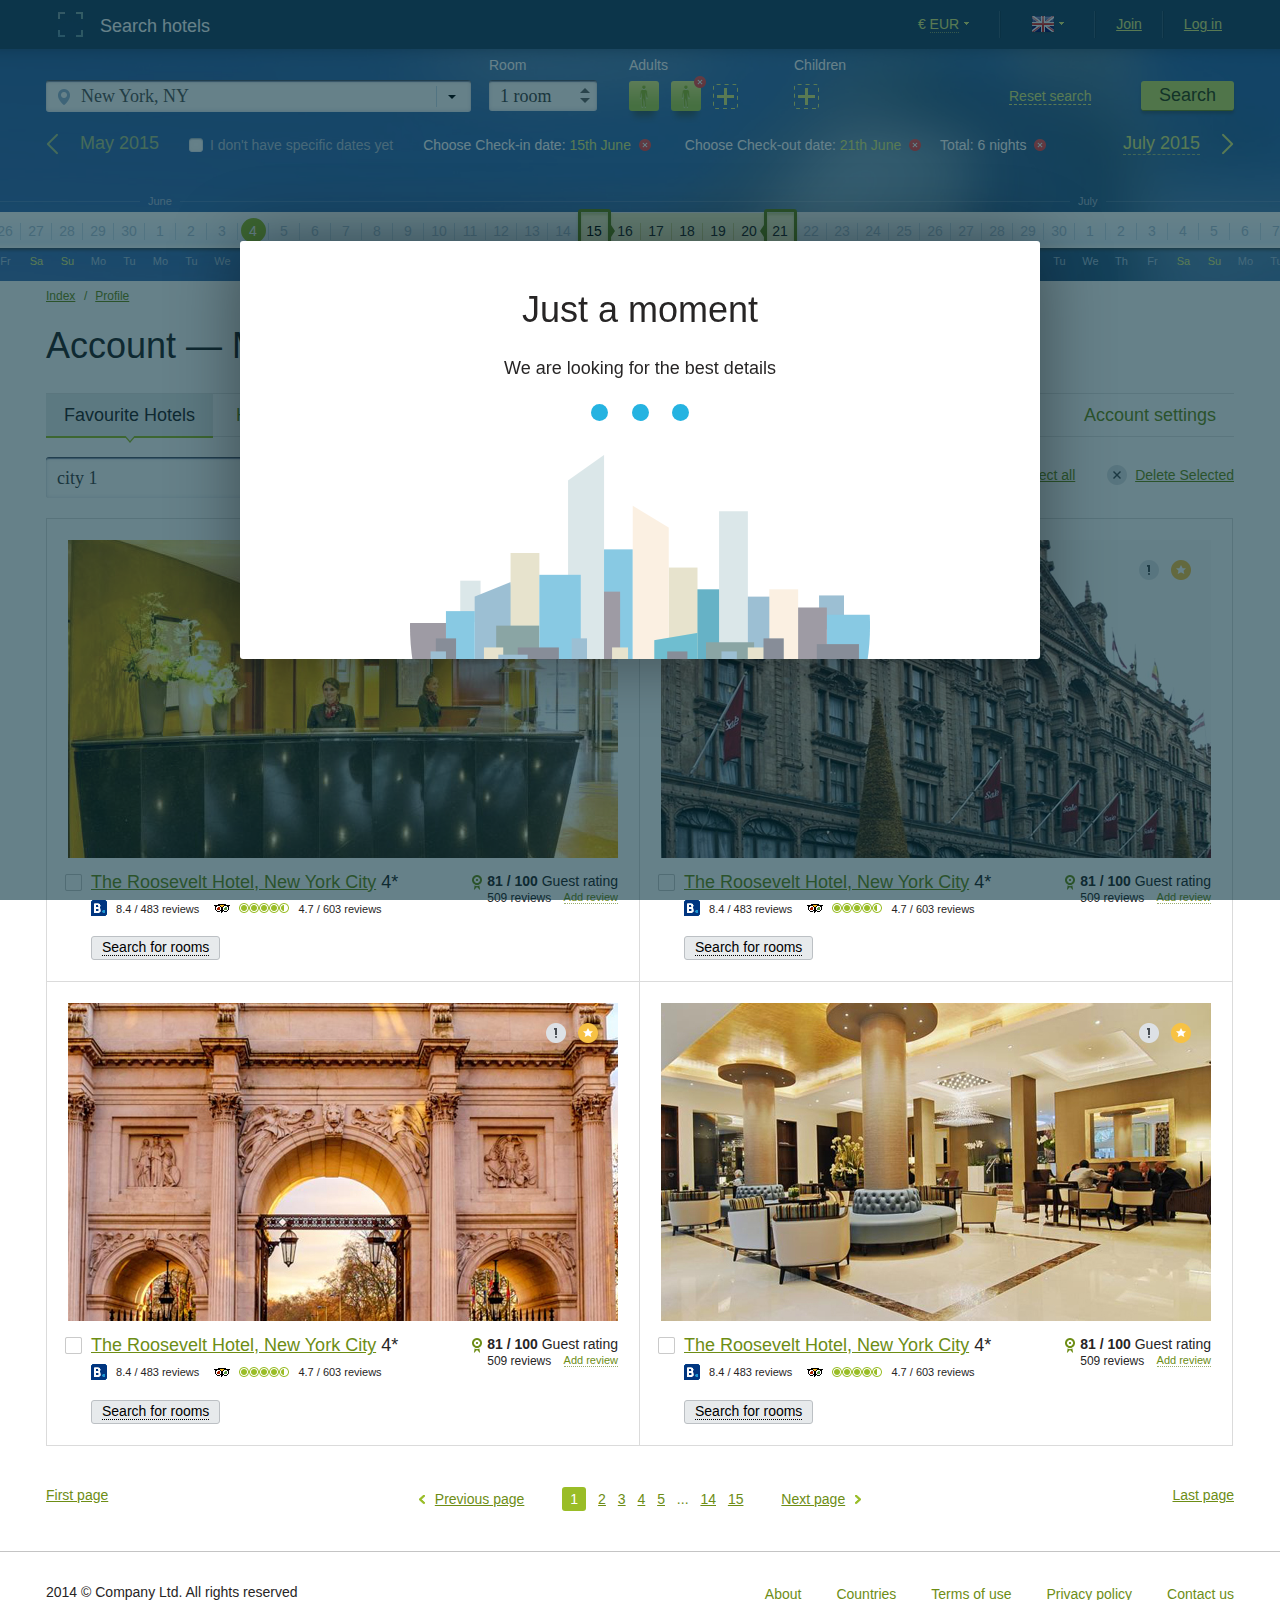
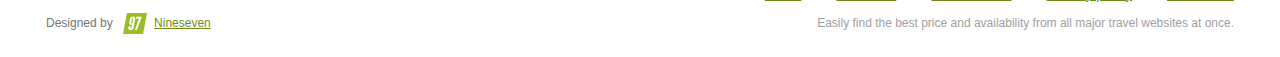
<file: profile_my_hotels-louder.html>
<!DOCTYPE html>
<html><head>
<!-- META -->
<meta charset="utf-8" />
<meta name="viewport" content="width=device-width, initial-scale=1.0">

	<!--[if lt IE 9]>
	<script src="http://html5shim.googlecode.com/svn/trunk/html5.js"></script><![endif]-->

<!-- CSS -->
<link rel="stylesheet" type="text/css" href="css/style.css">

<!-- JS -->
<script src="js/jquery-1.11.1.min.js" type="text/javascript"></script>
<script src="js/jquery-ui.min.js" type="text/javascript"></script>
<script src="js/jquery.ui.touch-punch.js" type="text/javascript"></script>
<script src="js/fotorama.js" type="text/javascript"></script>


<!-- Add mousewheel plugin (this is optional) -->
<script src="js/source/jquery.mousewheel-3.0.6.pack.js" type="text/javascript"></script>
<!-- Add fancyBox -->
<link rel="stylesheet" href="js/source/jquery.fancybox.css?v=2.1.5" type="text/css" media="screen" />
<script src="js/source/jquery.fancybox.pack.js?v=2.1.5" type="text/javascript"></script>
<link href="js/source/helpers/jquery.fancybox-buttons.css?v=1.0.5" type="text/css" media="screen" rel="stylesheet" />
<script src="js/source/helpers/jquery.fancybox-buttons.js?v=1.0.5" type="text/javascript"></script>
<script src="js/source/helpers/jquery.fancybox-media.js?v=1.0.6" type="text/javascript"></script>

<link href="js/source/helpers/jquery.fancybox-thumbs.css?v=1.0.7" type="text/css" rel="stylesheet" media="screen" />
<script src="js/source/helpers/jquery.fancybox-thumbs.js?v=1.0.7" type="text/javascript"></script>


<script src="js/main.js" type="text/javascript"></script>
<script type="text/javascript">
	$(window).load(function(){
		$('.month-day.day-44').click();
		$('.month-day.day-50').click();
	});
</script>

<title>Homepage</title>
</head>
<body>
<div>
	<div class="mob-search-box">
				
		<div class="wr">
			<h2>Search hotels</h2>
			<div class="head-detals">
				<div class="head-search">
					<div class="search-rooms">
						<div class="inp-head">Rooms</div>
						<select name="" class="select">
							<option value="1">1</option>
							<option value="2">2</option>
							<option value="3">3</option>
							<option value="4">4</option>
							<option value="5">5</option>
							<option value="6">50</option>
						</select>
					</div>
					<div class="search-adults">
						<div class="inp-head">Adults</div>
						<div class="adults-box">
							<div class="adults-ico adults-one"></div>
							<div class="adults-ico adults-two"><a href="" class="ico-close"></a></div>
							<div class="adults-ico adults-big">×<span>3</span><a href="" class="ico-close"></a></div>
						</div>
						<a href="" class="adults-add"></a>
						<input type="hidden" value="2">
					</div>
					<div class="search-children">
						<div class="inp-head">Children</div>
						<div class="children-box">

							<div class="children-box-select">
								<select name="" class="select">
									<option value="1">0-5</option>
									<option value="2">5-8</option>
									<option value="3">8-12</option>
									<option value="4">1</option>
									<option value="5">2</option>
									<option value="6">3</option>
									<option value="7">7</option>
									<option value="8">8</option>
									<option value="9">9</option>
									<option value="10">10</option>
									<option value="11">11</option>
									<option value="12">12</option>
									<option value="13">13</option>
									<option value="14">14</option>
									<option value="15">15</option>
									<option value="16">16</option>
									<option value="17">17</option>
									<option value="18">18</option>
								</select>
								<a href="" class="select-ok"></a>
								<a href="" class="select-close"></a>
							</div>
						</div>
						<a href="" class="children-add"></a>
						<input type="hidden" value="0">
					</div>
				</div>
				<div class="head-search-city">
					<div class="inp-head"></div>
					<div class="inp-style">
						<input type="text" value="New York, NY" onfocus="if (this.value=='New York, NY') this.value='' " onblur="if (this.value==''){this.value='New York, NY'}" >
					</div>
				</div>
			</div>
			
			<div class="clear"></div>
			<div class="date-head">
				<div class="date-header">
					<div class="date-header-cont">
						<span class="check-in">Choose Check-in date<em>:</em> <span>20th April</span><a href="" class="ico-close"></a></span>
						<span class="check-out">Choose Check-out date<em>:</em> <span>20th April</span><a href="" class="ico-close"></a></span>
					</div>
					<p><label class="checkbox inline"><input type="checkbox"> I don't have specific dates yet</label></p>
				</div>
			</div>
			<div class="check-mob">
				<div class="check-mob-in">
					<div class="h3">Check-in</div>
					<div class="check-date">
						<select name="" class="select sel-day-1">
							<option value="1">1</option>
							<option value="2">2</option>
							<option value="3">3</option>
							<option value="4">4</option>
							<option value="5">5</option>
							<option value="6">6</option>
							<option value="7">7</option>
							<option value="8">8</option>
							<option value="9">9</option>
							<option value="10">10</option>
							<option value="11">11</option>
							<option value="12">12</option>
							<option value="13">13</option>
							<option value="14">14</option>
							<option value="15">15</option>
							<option value="16">16</option>
							<option value="17">17</option>
							<option value="18">18</option>
							<option value="19">19</option>
							<option value="20">20</option>
							<option value="21">21</option>
							<option value="22">22</option>
							<option value="23">23</option>
							<option value="24">24</option>
							<option value="25">25</option>
							<option value="26">26</option>
							<option value="27">27</option>
							<option value="28">28</option>
							<option value="29">29</option>
							<option value="30">30</option>
						</select>
					</div>
					<div class="check-month">
						<select name="" class="select sel-month-1">
							<option value="2015, 6, ">Июнь</option>
							<option value="2015, 7, ">Июль</option>
							<option value="2015, 8, ">Август</option>
						</select>
					</div>
					<div class="clearfix"></div>
				</div>
				<div class="check-mob-out">
					<div class="h3">Check-in</div>
					<div class="check-date">
						<select name="" class="select sel-day-2">
							<option value="1">1</option>
							<option value="2">2</option>
							<option value="3">3</option>
							<option value="4">4</option>
							<option value="5">5</option>
							<option value="6">6</option>
							<option value="7">7</option>
							<option value="8">8</option>
							<option value="9">9</option>
							<option value="10">10</option>
							<option value="11">11</option>
							<option value="12">12</option>
							<option value="13">13</option>
							<option value="14">14</option>
							<option value="15">15</option>
							<option value="16">16</option>
							<option value="17">17</option>
							<option value="18">18</option>
							<option value="19">19</option>
							<option value="20">20</option>
							<option value="21">21</option>
							<option value="22">22</option>
							<option value="23">23</option>
							<option value="24">24</option>
							<option value="25">25</option>
							<option value="26">26</option>
							<option value="27">27</option>
							<option value="28">28</option>
							<option value="29">29</option>
							<option value="30">30</option>
						</select>
					</div>
					<div class="check-month">
						<select name="" class="select sel-month-2">
							<option value="2015, 6, ">Июнь</option>
							<option value="2015, 7, ">Июль</option>
							<option value="2015, 8, ">Август</option>
						</select>
					</div>
					<div class="clearfix"></div>
				</div>
				<div class="total_nights-main">
					Total: <span>1</span> night<em>s</em> <a href="" class="ico-close"></a>
				</div>
			</div>
		</div>
		<div class="wr">
			<div class="total">
				<h3>Total: <span>0</span> night<em>s</em></h3>
				<div class="total-inp">
					<input type="text" id="amount" class="pull-left range-min_input range_inputs"> <i>−</i> 
					<input type="text" id="amount2" class="pull-right range-max_input range_inputs">
					<div class="total-inp-header">
						Price per night 
						<div class="currency-sl">
							<span>$</span>
							<ul>
								<li class="active"><em>$</em></li>
								<li><em>€</em></li>
								<li><em>RUB</em></li>
								<li><em>£</em></li>
							</ul>
						</div>
					</div>
				</div>
				<div class="total-slider">
					<div id="slider-range" data-min="0" data-max="1000" data-step="1"></div>
				</div>
				<div class="total-button">
					<button class="btn-st">Show 2 489 Hotels</button>
					<div class="lnk-reset"><a href="">Reset search options</a></div>
				</div>
			</div>
		</div>
	</div>



	<div class="head-top">
		<div class="wr">
			<div class="logo pull-left"><h1><img src="img/logo.png" alt="">Search hotels</h1></div>
			<div class="head-detal pull-right">
				<div class="head-detal-option">
					<div class="currency-select">
						<span>€ <em>EUR</em></span>
						<ul>
							<li class="active">€ <em>EUR</em></li>
							<li>$ <em>USD</em></li>
							<li><em>RUB</em></li>
							<li>£ <em>GBP</em></li>
						</ul>
					</div>
				</div>
				<div class="head-detal-option">
					<div class="language-select">
						<span><em class="fl-ico ang"></em></span>
						<ul>
							<li class="active"><i class="fl-ico ang"></i><em>English</em></li>
							<li><i class="fl-ico rus"></i><em>Русский</em></li>
							<li><i class="fl-ico nor"></i><em>Norsk</em></li>
							<li><i class="fl-ico ind"></i><em>Bahasa Indonesia</em></li>
						</ul>
					</div>
				</div>
				<div class="head-detal-option">
					<div class="head-detal-lnk"><a href="">Join</a></div>
				</div>
				<div class="head-detal-option last">
					<div class="head-detal-lnk"><a href="" data-toggle="modal" data-target=".bs-example-modal-sm">Log in</a></div>
				</div>
			</div>

			<div class="menu-open"><a href=""></a></div>
			<a href="" class="menu-mob-search"></a>

			<div class="menu-mob">
				<ul class="menu-mob-ul">
					<li><a href="">Join</a></li>
					<li class="last"><a href="" data-toggle="modal" data-target=".bs-example-modal-sm">Log in</a></li>
				</ul>
				<div class="mob-menu-box last">
					<div class="currency-select">
						<span class="">€ <em>EUR</em></span>
						<ul style="display: none;">
							<li class="active">€ <em>EUR</em></li>
							<li>$ <em>USD</em></li>
							<li><em>RUB</em></li>
							<li>£ <em>GBP</em></li>
						</ul>
					</div>
				</div>
				<div class="mob-menu-box">
					<div class="language-select">
						<span class=""><i class="fl-ico ang"></i><em>English</em></em></span>
						<ul style="display: none;">
							<li class="active"><i class="fl-ico ang"></i></li>
							<li><i class="fl-ico rus"></i></li>
							<li><i class="fl-ico nor"></i></li>
							<li><i class="fl-ico ind"></i></li>
						</ul>
					</div>
				</div>
				<div class="clear"></div>
			</div>
			<div class="menu-mob-bg"></div>
		</div>
	</div>
	<div class="head-top-padding"></div>
	<div class="head search-result">
		<div class="wr">
			<div class="head-search">
				<div class="search-rooms">
					<div class="inp-head">Room</div>
					<select name="" class="select">
						<option value="1">1 room</option>
						<option value="2">2 room</option>
						<option value="3">3 room</option>
						<option value="4">4 room</option>
						<option value="5">5 room</option>
					</select>
				</div>
				<div class="search-adults">
					<div class="inp-head">Adults</div>
					<div class="adults-box">
						<div class="adults-ico adults-one"></div>
						<div class="adults-ico adults-two"><button class="ico-close"></button></div>
						<div class="adults-ico adults-big">×<span>3</span> Adult<button class="ico-close"></button></div>
					</div>
					<button class="adults-add"></button>
					<input type="hidden" value="2">
				</div>
				<div class="search-children">
					<div class="inp-head">
						<span class="children_1">Children</span>
						<span class="children_2">Age of children</span>
					</div>
					<div class="children-box js-children-box">

						<div class="children-box-select">
							<select name="" class="select">
								<option value="1">0-5</option>
								<option value="2">5-8</option>
								<option value="3">8-12</option>
								<option value="4">1</option>
								<option value="5">2</option>
								<option value="6">3</option>
								<option value="7">7</option>
								<option value="8">8</option>
								<option value="9">9</option>
								<option value="10">10</option>
								<option value="11">11</option>
								<option value="12">12</option>
								<option value="13">13</option>
								<option value="14">14</option>
								<option value="15">15</option>
								<option value="16">16</option>
								<option value="17">17</option>
								<option value="18">18</option>
							</select>
							<a href="" class="select-ok"></a>
							<a href="" class="select-close"></a>
						</div>
					</div>
					<button class="children-add"></button>
					<input type="hidden" value="0">
				</div>

				<div class="total_nights">
					<div class="inp-head"></div>
					<div class="lnk-reset"><a href="">Reset search</a></div>
				</div>
				<div class="inp-head"></div>
				<button class="button-search">Search</button>
			</div>
			<div class="head-search-city">
				<div class="inp-head"></div>
				<div class="inp-style inp-style-i"><div class="inp-style-ico ico-maps"></div><input type="text" value="New York, NY" id="project" onfocus="if (this.value=='New York, NY') this.value='' " onblur="if (this.value==''){this.value='New York, NY'}" >
					<a href="" class="property-name-open"></a>
					<div class="property-name">
						<div class="property-name__header">Property name:</div>
						<div class="property-name__check">
							<li><input type="checkbox" id="ch-hotel"><label for="ch-hotel"><span class="ch-ico hotel_ico-hot"></span> Hotel</label></li>
							<li class="check_width"><input type="checkbox" id="ch-bed"><label for="ch-bed"><span class="ch-ico hotel_ico-bed"></span> Bed and Breakfast</label></li>
							<li><input type="checkbox" id="ch-chain"><label for="ch-chain"><span class="ch-ico hotel_ico-cha"></span> Chain</label></li>
							<li><input type="checkbox" id="ch-motel"><label for="ch-motel"><span class="ch-ico hotel_ico-mot"></span> Motel</label></li>
							<li class="check_width"><input type="checkbox" id="ch-boutique"><label for="ch-boutique"><span class="ch-ico hotel_ico-bou"></span> Boutique Hotel</label></li>
							<li><input type="checkbox" id="ch-hostel"><label for="ch-hostel"><span class="ch-ico hotel_ico-hos"></span> Hostel</label></li>
							<li><input type="checkbox" id="ch-appart"><label for="ch-appart"><span class="ch-ico hotel_ico-apa"></span> Appart-Hotel</label></li>

							<li class="check_width"><input type="checkbox" id="ch-appart"><label for="ch-appart"><span class="ch-ico hotel_ico-int"></span> Point of interest</label></li>
							<li><input type="checkbox" id="ch-appart"><label for="ch-appart"><span class="ch-ico hotel_ico-air"></span> Airport</label></li>
							<li><input type="checkbox" id="ch-appart"><label for="ch-appart"><span class="ch-ico hotel_ico-cit"></span> City</label></li>
							<li class="check_width"><input type="checkbox" id="ch-appart"><label for="ch-appart"><span class="ch-ico hotel_ico-hot_eu"></span> Hotel Europa City Vilnius</label></li>
							<li><input type="checkbox" id="ch-appart"><label for="ch-appart"><span class="ch-ico hotel_ico-gra"></span> Grata Hotel</label></li>
						</div>
					</div>
				</div>
				
			</div>
			<div class="clearfix"></div> 
			<!-- del 24 <div class="search_around search_around-one">
				Search around the city: <a href="" class="search_a-open" data-toggle="modal" data-target=".cities-around-sm">0 km</a>
			</div> -->
			<div class="search_around search_around-two">
				Cities around required city: <span>No cities around 10 km</span> <button class="ico-close"></button></a>
			</div>
			<div class="calendar-button">
				<a href="" class="calendar-prev"><!-- May 2015 --></a>
				<a href="" class="calendar-next"><!-- July 2015 --></a>
			</div>
			<div class="total total-center">
				
				<div class="date-header date-header_result">
					<div class="date-header-check">
						<label class="checkbox inline"><input type="checkbox"> I don't have specific dates yet</label>
					</div>
					<div class="date-header-cont date-header-cont_new">
						<span class="check-in">Choose Check-in date<em>:</em> <span>20th April</span><button class="ico-close"></button></span>
						<span class="check-out">Choose Check-out date<em>:</em> <span>20th April</span><button class="ico-close"></button></span>
						<div class="total-span h3 total-span-top">Total: <span>0</span> night<em>s</em> <div class="check-out check-ok"><button class="ico-close"></button></div></div>
					</div>
					
				</div>
			</div>

		</div>
		<div class="calendar">
			<div class="day-tooltip-box"><div class="day-tooltip"><span>Choose Check-out date</span></div></div>
			<div class="month-cont">
				<div class="month-cont-opt">
					<div class="month" date-month="May 2015">
						<div class="month-header">
							<span>May</span>
						</div>
						<div class="month-day no-act" rel="1th June">
							<div class="day-border">1</div>
							<div class="day-weekday">Mo</div>
						</div>
						<div class="month-day no-act" rel="2th June">
							<div class="day-border">2</div>
							<div class="day-weekday">Tu</div>
						</div>
						<div class="month-day no-act" rel="3th June">
							<div class="day-border">3</div>
							<div class="day-weekday">We</div>
						</div>
						<div class="month-day no-act" rel="4th June">
							<div class="day-border">4</div>
							<div class="day-weekday">Th</div>
						</div>
						<div class="month-day no-act" rel="5th June">
							<div class="day-border">5</div>
							<div class="day-weekday">Fr</div>
						</div>
						<div class="month-day day-output no-act" rel="6th June">
							<div class="day-border">6</div>
							<div class="day-weekday">Sa</div>
						</div>
						<div class="month-day day-output no-act" rel="7th June">
							<div class="day-border">7</div>
							<div class="day-weekday">Su</div>
						</div>
						<div class="month-day no-act" rel="8th June">
							<div class="day-border">8</div>
							<div class="day-weekday">Mo</div>
						</div>
						<div class="month-day no-act" rel="9th June">
							<div class="day-border">9</div>
							<div class="day-weekday">Tu</div>
						</div>
						<div class="month-day no-act" rel="10th June">
							<div class="day-border">10</div>
							<div class="day-weekday">We</div>
						</div>
						<div class="month-day no-act" rel="11th June">
							<div class="day-border">11</div>
							<div class="day-weekday">Th</div>
						</div>
						<div class="month-day no-act" rel="12th June">
							<div class="day-border">12</div>
							<div class="day-weekday">Fr</div>
						</div>
						<div class="month-day day-output no-act" rel="13th June">
							<div class="day-border">13</div>
							<div class="day-weekday">Sa</div>
						</div>
						<div class="month-day day-output no-act" rel="14th June">
							<div class="day-border">14</div>
							<div class="day-weekday">Su</div>
						</div>
						<div class="month-day no-act" rel="15th June">
							<div class="day-border">15</div>
							<div class="day-weekday">Mo</div>
						</div>
						<div class="month-day no-act" rel="16th June">
							<div class="day-border">16</div>
							<div class="day-weekday">Tu</div>
						</div>
						<div class="month-day no-act" rel="17th June">
							<div class="day-border">17</div>
							<div class="day-weekday">We</div>
						</div>
						<div class="month-day no-act" rel="18th June">
							<div class="day-border">18</div>
							<div class="day-weekday">Th</div>
						</div>
						<div class="month-day no-act" rel="19th June">
							<div class="day-border">19</div>
							<div class="day-weekday">Fr</div>
						</div>
						<div class="month-day day-output no-act" rel="20th June">
							<div class="day-border">20</div>
							<div class="day-weekday">Sa</div>
						</div>
						<div class="month-day day-output no-act" rel="21th June">
							<div class="day-border">21</div>
							<div class="day-weekday">Su</div>
						</div>
						<div class="month-day no-act" rel="22th June">
							<div class="day-border">22</div>
							<div class="day-weekday">Mo</div>
						</div>
						<div class="month-day no-act" rel="23th June">
							<div class="day-border">23</div>
							<div class="day-weekday">Tu</div>
						</div>
						<div class="month-day no-act" rel="24th June">
							<div class="day-border">24</div>
							<div class="day-weekday">We</div>
						</div>
						<div class="month-day no-act" rel="25th June">
							<div class="day-border">25</div>
							<div class="day-weekday">Th</div>
						</div>
						<div class="month-day no-act" rel="26th June">
							<div class="day-border">26</div>
							<div class="day-weekday">Fr</div>
						</div>
						<div class="month-day day-output no-act" rel="27th June">
							<div class="day-border">27</div>
							<div class="day-weekday">Sa</div>
						</div>
						<div class="month-day day-output no-act" rel="28th June">
							<div class="day-border">28</div>
							<div class="day-weekday">Su</div>
						</div>
						<div class="month-day no-act" rel="29th June">
							<div class="day-border">29</div>
							<div class="day-weekday">Mo</div>
						</div>
						<div class="month-day no-act" rel="30th June">
							<div class="day-border">30</div>
							<div class="day-weekday">Tu</div>
						</div>
					</div>
					<div class="month active" date-month="June 2015">
						<div class="month-header">
							<span>June</span>
						</div>
						<div class="month-day no-act" rel="1th June">
							<div class="day-border">1</div>
							<div class="day-weekday">Mo</div>
						</div>
						<div class="month-day no-act" rel="2th June">
							<div class="day-border">2</div>
							<div class="day-weekday">Tu</div>
						</div>
						<div class="month-day no-act" rel="3th June">
							<div class="day-border">3</div>
							<div class="day-weekday">We</div>
						</div>
						<div class="month-day present_day act" rel="4th June">
							<div class="day-tooltip-present" style="display: block;"><span>Choose Check-in date</span></div>
							<div class="day-border">4</div>
							<div class="day-weekday">Th</div>
						</div>
						<div class="month-day act" rel="5th June">
							<div class="day-border">5</div>
							<div class="day-weekday">Fr</div>
						</div>
						<div class="month-day day-output act" rel="6th June">
							<div class="day-border">6</div>
							<div class="day-weekday">Sa</div>
						</div>
						<div class="month-day day-output act" rel="7th June">
							<div class="day-border">7</div>
							<div class="day-weekday">Su</div>
						</div>
						<div class="month-day act" rel="8th June">
							<div class="day-border">8</div>
							<div class="day-weekday">Mo</div>
						</div>
						<div class="month-day act" rel="9th June">
							<div class="day-border">9</div>
							<div class="day-weekday">Tu</div>
						</div>
						<div class="month-day act" rel="10th June">
							<div class="day-border">10</div>
							<div class="day-weekday">We</div>
						</div>
						<div class="month-day act" rel="11th June">
							<div class="day-border">11</div>
							<div class="day-weekday">Th</div>
						</div>
						<div class="month-day act" rel="12th June">
							<div class="day-border">12</div>
							<div class="day-weekday">Fr</div>
						</div>
						<div class="month-day day-output act" rel="13th June">
							<div class="day-border">13</div>
							<div class="day-weekday">Sa</div>
						</div>
						<div class="month-day day-output act" rel="14th June">
							<div class="day-border">14</div>
							<div class="day-weekday">Su</div>
						</div>
						<div class="month-day act" rel="15th June">
							<div class="day-border">15</div>
							<div class="day-weekday">Mo</div>
						</div>
						<div class="month-day act" rel="16th June">
							<div class="day-border">16</div>
							<div class="day-weekday">Tu</div>
						</div>
						<div class="month-day act" rel="17th June">
							<div class="day-border">17</div>
							<div class="day-weekday">We</div>
						</div>
						<div class="month-day act" rel="18th June">
							<div class="day-border">18</div>
							<div class="day-weekday">Th</div>
						</div>
						<div class="month-day act" rel="19th June">
							<div class="day-border">19</div>
							<div class="day-weekday">Fr</div>
						</div>
						<div class="month-day day-output act" rel="20th June">
							<div class="day-border">20</div>
							<div class="day-weekday">Sa</div>
						</div>
						<div class="month-day day-output act" rel="21th June">
							<div class="day-border">21</div>
							<div class="day-weekday">Su</div>
						</div>
						<div class="month-day act" rel="22th June">
							<div class="day-border">22</div>
							<div class="day-weekday">Mo</div>
						</div>
						<div class="month-day act" rel="23th June">
							<div class="day-border">23</div>
							<div class="day-weekday">Tu</div>
						</div>
						<div class="month-day act" rel="24th June">
							<div class="day-border">24</div>
							<div class="day-weekday">We</div>
						</div>
						<div class="month-day act" rel="25th June">
							<div class="day-border">25</div>
							<div class="day-weekday">Th</div>
						</div>
						<div class="month-day act" rel="26th June">
							<div class="day-border">26</div>
							<div class="day-weekday">Fr</div>
						</div>
						<div class="month-day day-output act" rel="27th June">
							<div class="day-border">27</div>
							<div class="day-weekday">Sa</div>
						</div>
						<div class="month-day day-output act" rel="28th June">
							<div class="day-border">28</div>
							<div class="day-weekday">Su</div>
						</div>
						<div class="month-day act" rel="29th June">
							<div class="day-border">29</div>
							<div class="day-weekday">Mo</div>
						</div>
						<div class="month-day act" rel="30th June">
							<div class="day-border">30</div>
							<div class="day-weekday">Tu</div>
						</div>
					</div>
					<div class="month" date-month="July 2015">
						<div class="month-header">
							<span>July</span>
						</div>
						<div class="month-day act" rel="1th July">
							<div class="day-border">1</div>
							<div class="day-weekday">We</div>
						</div>
						<div class="month-day act" rel="2th July">
							<div class="day-border">2</div>
							<div class="day-weekday">Th</div>
						</div>
						<div class="month-day act" rel="3th July">
							<div class="day-border">3</div>
							<div class="day-weekday">Fr</div>
						</div>
						<div class="month-day day-output act" rel="4th July">
							<div class="day-border">4</div>
							<div class="day-weekday">Sa</div>
						</div>
						<div class="month-day day-output act" rel="5th July">
							<div class="day-border">5</div>
							<div class="day-weekday">Su</div>
						</div>
						<div class="month-day act" rel="6th July">
							<div class="day-border">6</div>
							<div class="day-weekday">Mo</div>
						</div>
						<div class="month-day act" rel="7th July">
							<div class="day-border">7</div>
							<div class="day-weekday">Tu</div>
						</div>
						<div class="month-day act" rel="8th July">
							<div class="day-border">8</div>
							<div class="day-weekday">We</div>
						</div>
						<div class="month-day act" rel="9th July">
							<div class="day-border">9</div>
							<div class="day-weekday">Th</div>
						</div>
						<div class="month-day act" rel="10th July">
							<div class="day-border">10</div>
							<div class="day-weekday">Fr</div>
						</div>
						<div class="month-day day-output act" rel="11th July">
							<div class="day-border">11</div>
							<div class="day-weekday">Sa</div>
						</div>
						<div class="month-day day-output act" rel="12th July">
							<div class="day-border">12</div>
							<div class="day-weekday">Su</div>
						</div>
						<div class="month-day act" rel="13th July">
							<div class="day-border">13</div>
							<div class="day-weekday">Mo</div>
						</div>
						<div class="month-day act" rel="14th July">
							<div class="day-border">14</div>
							<div class="day-weekday">Tu</div>
						</div>
						<div class="month-day act" rel="15th July">
							<div class="day-border">15</div>
							<div class="day-weekday">We</div>
						</div>
						<div class="month-day act" rel="16th July">
							<div class="day-border">16</div>
							<div class="day-weekday">Th</div>
						</div>
						<div class="month-day act" rel="17th July">
							<div class="day-border">17</div>
							<div class="day-weekday">Fr</div>
						</div>
						<div class="month-day day-output act" rel="18th July">
							<div class="day-border">18</div>
							<div class="day-weekday">Sa</div>
						</div>
						<div class="month-day day-output act" rel="19th July">
							<div class="day-border">19</div>
							<div class="day-weekday">Su</div>
						</div>
						<div class="month-day act" rel="20th July">
							<div class="day-border">20</div>
							<div class="day-weekday">Mo</div>
						</div>
						<div class="month-day act" rel="21th July">
							<div class="day-border">21</div>
							<div class="day-weekday">Tu</div>
						</div>
						<div class="month-day act" rel="22th July">
							<div class="day-border">22</div>
							<div class="day-weekday">We</div>
						</div>
						<div class="month-day act" rel="23th July">
							<div class="day-border">23</div>
							<div class="day-weekday">Th</div>
						</div>
						<div class="month-day act" rel="24th July">
							<div class="day-border">24</div>
							<div class="day-weekday">Fr</div>
						</div>
						<div class="month-day day-output act" rel="25th July">
							<div class="day-border">25</div>
							<div class="day-weekday">Sa</div>
						</div>
						<div class="month-day day-output act" rel="26th July">
							<div class="day-border">26</div>
							<div class="day-weekday">Su</div>
						</div>
						<div class="month-day act" rel="27th July">
							<div class="day-border">27</div>
							<div class="day-weekday">Mo</div>
						</div>
						<div class="month-day act" rel="28th July">
							<div class="day-border">28</div>
							<div class="day-weekday">Tu</div>
						</div>
						<div class="month-day act" rel="29th July">
							<div class="day-border">29</div>
							<div class="day-weekday">We</div>
						</div>
						<div class="month-day act" rel="30th July">
							<div class="day-border">30</div>
							<div class="day-weekday">Th</div>
						</div>
						<div class="month-day act" rel="31th July">
							<div class="day-border">31</div>
							<div class="day-weekday">Fr</div>
						</div>
					</div>
					<div class="month" date-month="August 2015">
						<div class="month-header">
							<span>August</span>
						</div>
						<div class="month-day act" rel="1th July">
							<div class="day-border">1</div>
							<div class="day-weekday">We</div>
						</div>
						<div class="month-day act" rel="2th July">
							<div class="day-border">2</div>
							<div class="day-weekday">Th</div>
						</div>
						<div class="month-day act" rel="3th July">
							<div class="day-border">3</div>
							<div class="day-weekday">Fr</div>
						</div>
						<div class="month-day day-output act" rel="4th July">
							<div class="day-border">4</div>
							<div class="day-weekday">Sa</div>
						</div>
						<div class="month-day day-output act" rel="5th July">
							<div class="day-border">5</div>
							<div class="day-weekday">Su</div>
						</div>
						<div class="month-day act" rel="6th July">
							<div class="day-border">6</div>
							<div class="day-weekday">Mo</div>
						</div>
						<div class="month-day act" rel="7th July">
							<div class="day-border">7</div>
							<div class="day-weekday">Tu</div>
						</div>
						<div class="month-day act" rel="8th July">
							<div class="day-border">8</div>
							<div class="day-weekday">We</div>
						</div>
						<div class="month-day act" rel="9th July">
							<div class="day-border">9</div>
							<div class="day-weekday">Th</div>
						</div>
						<div class="month-day act" rel="10th July">
							<div class="day-border">10</div>
							<div class="day-weekday">Fr</div>
						</div>
						<div class="month-day day-output act" rel="11th July">
							<div class="day-border">11</div>
							<div class="day-weekday">Sa</div>
						</div>
						<div class="month-day day-output act" rel="12th July">
							<div class="day-border">12</div>
							<div class="day-weekday">Su</div>
						</div>
						<div class="month-day act" rel="13th July">
							<div class="day-border">13</div>
							<div class="day-weekday">Mo</div>
						</div>
						<div class="month-day act" rel="14th July">
							<div class="day-border">14</div>
							<div class="day-weekday">Tu</div>
						</div>
						<div class="month-day act" rel="15th July">
							<div class="day-border">15</div>
							<div class="day-weekday">We</div>
						</div>
						<div class="month-day act" rel="16th July">
							<div class="day-border">16</div>
							<div class="day-weekday">Th</div>
						</div>
						<div class="month-day act" rel="17th July">
							<div class="day-border">17</div>
							<div class="day-weekday">Fr</div>
						</div>
						<div class="month-day day-output act" rel="18th July">
							<div class="day-border">18</div>
							<div class="day-weekday">Sa</div>
						</div>
						<div class="month-day day-output act" rel="19th July">
							<div class="day-border">19</div>
							<div class="day-weekday">Su</div>
						</div>
						<div class="month-day act" rel="20th July">
							<div class="day-border">20</div>
							<div class="day-weekday">Mo</div>
						</div>
						<div class="month-day act" rel="21th July">
							<div class="day-border">21</div>
							<div class="day-weekday">Tu</div>
						</div>
						<div class="month-day act" rel="22th July">
							<div class="day-border">22</div>
							<div class="day-weekday">We</div>
						</div>
						<div class="month-day act" rel="23th July">
							<div class="day-border">23</div>
							<div class="day-weekday">Th</div>
						</div>
						<div class="month-day act" rel="24th July">
							<div class="day-border">24</div>
							<div class="day-weekday">Fr</div>
						</div>
						<div class="month-day day-output act" rel="25th July">
							<div class="day-border">25</div>
							<div class="day-weekday">Sa</div>
						</div>
						<div class="month-day day-output act" rel="26th July">
							<div class="day-border">26</div>
							<div class="day-weekday">Su</div>
						</div>
						<div class="month-day act" rel="27th July">
							<div class="day-border">27</div>
							<div class="day-weekday">Mo</div>
						</div>
						<div class="month-day act" rel="28th July">
							<div class="day-border">28</div>
							<div class="day-weekday">Tu</div>
						</div>
						<div class="month-day act" rel="29th July">
							<div class="day-border">29</div>
							<div class="day-weekday">We</div>
						</div>
						<div class="month-day act" rel="30th July">
							<div class="day-border">30</div>
							<div class="day-weekday">Th</div>
						</div>
						<div class="month-day act" rel="31th July">
							<div class="day-border">31</div>
							<div class="day-weekday">Fr</div>
						</div>
					</div>
					<div class="month" date-month="September 2015">
						<div class="month-header">
							<span>September</span>
						</div>
						<div class="month-day act" rel="1th July">
							<div class="day-border">1</div>
							<div class="day-weekday">We</div>
						</div>
						<div class="month-day act" rel="2th July">
							<div class="day-border">2</div>
							<div class="day-weekday">Th</div>
						</div>
						<div class="month-day act" rel="3th July">
							<div class="day-border">3</div>
							<div class="day-weekday">Fr</div>
						</div>
						<div class="month-day day-output act" rel="4th July">
							<div class="day-border">4</div>
							<div class="day-weekday">Sa</div>
						</div>
						<div class="month-day day-output act" rel="5th July">
							<div class="day-border">5</div>
							<div class="day-weekday">Su</div>
						</div>
						<div class="month-day act" rel="6th July">
							<div class="day-border">6</div>
							<div class="day-weekday">Mo</div>
						</div>
						<div class="month-day act" rel="7th July">
							<div class="day-border">7</div>
							<div class="day-weekday">Tu</div>
						</div>
						<div class="month-day act" rel="8th July">
							<div class="day-border">8</div>
							<div class="day-weekday">We</div>
						</div>
						<div class="month-day act" rel="9th July">
							<div class="day-border">9</div>
							<div class="day-weekday">Th</div>
						</div>
						<div class="month-day act" rel="10th July">
							<div class="day-border">10</div>
							<div class="day-weekday">Fr</div>
						</div>
						<div class="month-day day-output act" rel="11th July">
							<div class="day-border">11</div>
							<div class="day-weekday">Sa</div>
						</div>
						<div class="month-day day-output act" rel="12th July">
							<div class="day-border">12</div>
							<div class="day-weekday">Su</div>
						</div>
						<div class="month-day act" rel="13th July">
							<div class="day-border">13</div>
							<div class="day-weekday">Mo</div>
						</div>
						<div class="month-day act" rel="14th July">
							<div class="day-border">14</div>
							<div class="day-weekday">Tu</div>
						</div>
						<div class="month-day act" rel="15th July">
							<div class="day-border">15</div>
							<div class="day-weekday">We</div>
						</div>
						<div class="month-day act" rel="16th July">
							<div class="day-border">16</div>
							<div class="day-weekday">Th</div>
						</div>
						<div class="month-day act" rel="17th July">
							<div class="day-border">17</div>
							<div class="day-weekday">Fr</div>
						</div>
						<div class="month-day day-output act" rel="18th July">
							<div class="day-border">18</div>
							<div class="day-weekday">Sa</div>
						</div>
						<div class="month-day day-output act" rel="19th July">
							<div class="day-border">19</div>
							<div class="day-weekday">Su</div>
						</div>
						<div class="month-day act" rel="20th July">
							<div class="day-border">20</div>
							<div class="day-weekday">Mo</div>
						</div>
						<div class="month-day act" rel="21th July">
							<div class="day-border">21</div>
							<div class="day-weekday">Tu</div>
						</div>
						<div class="month-day act" rel="22th July">
							<div class="day-border">22</div>
							<div class="day-weekday">We</div>
						</div>
						<div class="month-day act" rel="23th July">
							<div class="day-border">23</div>
							<div class="day-weekday">Th</div>
						</div>
						<div class="month-day act" rel="24th July">
							<div class="day-border">24</div>
							<div class="day-weekday">Fr</div>
						</div>
						<div class="month-day day-output act" rel="25th July">
							<div class="day-border">25</div>
							<div class="day-weekday">Sa</div>
						</div>
						<div class="month-day day-output act" rel="26th July">
							<div class="day-border">26</div>
							<div class="day-weekday">Su</div>
						</div>
						<div class="month-day act" rel="27th July">
							<div class="day-border">27</div>
							<div class="day-weekday">Mo</div>
						</div>
						<div class="month-day act" rel="28th July">
							<div class="day-border">28</div>
							<div class="day-weekday">Tu</div>
						</div>
						<div class="month-day act" rel="29th July">
							<div class="day-border">29</div>
							<div class="day-weekday">We</div>
						</div>
						<div class="month-day act" rel="30th July">
							<div class="day-border">30</div>
							<div class="day-weekday">Th</div>
						</div>
						<div class="month-day act" rel="31th July">
							<div class="day-border">31</div>
							<div class="day-weekday">Fr</div>
						</div>
					</div>
					<div class="month" date-month="October 2015">
						<div class="month-header">
							<span>October</span>
						</div>
						<div class="month-day act" rel="1th July">
							<div class="day-border">1</div>
							<div class="day-weekday">We</div>
						</div>
						<div class="month-day act" rel="2th July">
							<div class="day-border">2</div>
							<div class="day-weekday">Th</div>
						</div>
						<div class="month-day act" rel="3th July">
							<div class="day-border">3</div>
							<div class="day-weekday">Fr</div>
						</div>
						<div class="month-day day-output act" rel="4th July">
							<div class="day-border">4</div>
							<div class="day-weekday">Sa</div>
						</div>
						<div class="month-day day-output act" rel="5th July">
							<div class="day-border">5</div>
							<div class="day-weekday">Su</div>
						</div>
						<div class="month-day act" rel="6th July">
							<div class="day-border">6</div>
							<div class="day-weekday">Mo</div>
						</div>
						<div class="month-day act" rel="7th July">
							<div class="day-border">7</div>
							<div class="day-weekday">Tu</div>
						</div>
						<div class="month-day act" rel="8th July">
							<div class="day-border">8</div>
							<div class="day-weekday">We</div>
						</div>
						<div class="month-day act" rel="9th July">
							<div class="day-border">9</div>
							<div class="day-weekday">Th</div>
						</div>
						<div class="month-day act" rel="10th July">
							<div class="day-border">10</div>
							<div class="day-weekday">Fr</div>
						</div>
						<div class="month-day day-output act" rel="11th July">
							<div class="day-border">11</div>
							<div class="day-weekday">Sa</div>
						</div>
						<div class="month-day day-output act" rel="12th July">
							<div class="day-border">12</div>
							<div class="day-weekday">Su</div>
						</div>
						<div class="month-day act" rel="13th July">
							<div class="day-border">13</div>
							<div class="day-weekday">Mo</div>
						</div>
						<div class="month-day act" rel="14th July">
							<div class="day-border">14</div>
							<div class="day-weekday">Tu</div>
						</div>
						<div class="month-day act" rel="15th July">
							<div class="day-border">15</div>
							<div class="day-weekday">We</div>
						</div>
						<div class="month-day act" rel="16th July">
							<div class="day-border">16</div>
							<div class="day-weekday">Th</div>
						</div>
						<div class="month-day act" rel="17th July">
							<div class="day-border">17</div>
							<div class="day-weekday">Fr</div>
						</div>
						<div class="month-day day-output act" rel="18th July">
							<div class="day-border">18</div>
							<div class="day-weekday">Sa</div>
						</div>
						<div class="month-day day-output act" rel="19th July">
							<div class="day-border">19</div>
							<div class="day-weekday">Su</div>
						</div>
						<div class="month-day act" rel="20th July">
							<div class="day-border">20</div>
							<div class="day-weekday">Mo</div>
						</div>
						<div class="month-day act" rel="21th July">
							<div class="day-border">21</div>
							<div class="day-weekday">Tu</div>
						</div>
						<div class="month-day act" rel="22th July">
							<div class="day-border">22</div>
							<div class="day-weekday">We</div>
						</div>
						<div class="month-day act" rel="23th July">
							<div class="day-border">23</div>
							<div class="day-weekday">Th</div>
						</div>
						<div class="month-day act" rel="24th July">
							<div class="day-border">24</div>
							<div class="day-weekday">Fr</div>
						</div>
						<div class="month-day day-output act" rel="25th July">
							<div class="day-border">25</div>
							<div class="day-weekday">Sa</div>
						</div>
						<div class="month-day day-output act" rel="26th July">
							<div class="day-border">26</div>
							<div class="day-weekday">Su</div>
						</div>
						<div class="month-day act" rel="27th July">
							<div class="day-border">27</div>
							<div class="day-weekday">Mo</div>
						</div>
						<div class="month-day act" rel="28th July">
							<div class="day-border">28</div>
							<div class="day-weekday">Tu</div>
						</div>
						<div class="month-day act" rel="29th July">
							<div class="day-border">29</div>
							<div class="day-weekday">We</div>
						</div>
						<div class="month-day act" rel="30th July">
							<div class="day-border">30</div>
							<div class="day-weekday">Th</div>
						</div>
						<div class="month-day act" rel="31th July">
							<div class="day-border">31</div>
							<div class="day-weekday">Fr</div>
						</div>
					</div>
				</div>
			</div>
		</div>

	</div>


	<div class="wr">
		<ul class="crubs">
			<li><a href="">Index</a></li>
			<li><a href="">Profile</a></li>
		</ul>
		<div class="header-page">
			<h1>Account — My Hotels</h1>
		</div>	
		<div class="profile-tabs">
			<ul class="profile-tabs__lnk profile-tabs__lnk--right">
				<li><a href="">Account settings</a></li>
			</ul>
			<ul class="profile-tabs__lnk">
				<li class="active"><a href="">Favourite Hotels</a></li>
				<li><a href="">Hidden in the list</a></li>
				<li><a href="">My filters</a></li>
				<li><a href="">My reviews</a></li>
			</ul>
		</div>

		<div class="progile-check-head clearfix">
			<div class="progile-check-select">
				<select placeholder="Choose country or city" class="select">
					<option value="0">city 1</option>
					<option value="1">city 2</option>
					<option value="2">city 3</option>
					<option value="3">city 4</option>
					<option value="4">city 5</option>
					<option value="5">city 6</option>
				</select>
			</div>
			<div class="progile-check-setting">
				<span><img src="img/all-check.png" alt=""><a href="" class="all-check">Select all</a></span>
				<span><img src="img/ico-check-reset.png" alt=""><a href="" class="closel-check">Delete Selected</a></span>
			</div>
		</div>
		
		<div class="hotel-row clearfix">
			<div class="hotel-row__item">
				<div class="hotel-row__img">
					<div class="hotel-row__icons">
						<a href=""><img src="img/import.png" alt=""></a>
						<a href=""><img src="img/star.png" alt=""></a>
					</div>
					<img src="images/hotel-1.jpg" alt="">
				</div>
				<div class="hotel-row__body">
					<input type="checkbox" id="hot_001" class="hotel-row__checkbox">
					<div class="hotel-row__info">
						<h3><a href="">The Roosevelt Hotel, New York City</a> 4*</h3>
						<div class="cat-cont-rayt">
							<span>
								<img src="img/ico-vk.png" class="ico-vk" alt=""> <i>8.4</i> / 483 <em>reviews</em>
							</span>
							<span>
								<img src="img/ico-rev.png" alt=""> <img src="img/rayting.png" alt=""> <i>4.7</i> / 603 <em>reviews</em>
							</span>
						</div>
					</div>
					<div class="hot-bal">
						<img src="img/hot-bal-ico.png" alt="" class="hot-bal-ico">
						<p><strong>81 / 100</strong> Guest rating</p>
						509 reviews <a href="" class="dotted">Add review</a>
					</div>
					<div class="clearfix"></div>
					<div class="hotel-row__search">
						<a href="" class="hotel-row__search-btn"><span>Search for rooms</span></a>
					</div>
				</div>
			</div>
			<div class="hotel-row__item">
				<div class="hotel-row__img">
					<div class="hotel-row__icons">
						<a href=""><img src="img/import.png" alt=""></a>
						<a href=""><img src="img/star.png" alt=""></a>
					</div>
					<img src="images/hotel-2.jpg" alt="">
				</div>
				<div class="hotel-row__body">
					<input type="checkbox" id="hot_001" class="hotel-row__checkbox">
					<div class="hotel-row__info">
						<h3><a href="">The Roosevelt Hotel, New York City</a> 4*</h3>
						<div class="cat-cont-rayt">
							<span>
								<img src="img/ico-vk.png" class="ico-vk" alt=""> <i>8.4</i> / 483 <em>reviews</em>
							</span>
							<span>
								<img src="img/ico-rev.png" alt=""> <img src="img/rayting.png" alt=""> <i>4.7</i> / 603 <em>reviews</em>
							</span>
						</div>
					</div>
					<div class="hot-bal">
						<img src="img/hot-bal-ico.png" alt="" class="hot-bal-ico">
						<p><strong>81 / 100</strong> Guest rating</p>
						509 reviews <a href="" class="dotted">Add review</a>
					</div>
					<div class="clearfix"></div>
					<div class="hotel-row__search">
						<a href="" class="hotel-row__search-btn"><span>Search for rooms</span></a>
					</div>
				</div>
			</div>
			<div class="hotel-row__item">
				<div class="hotel-row__img">
					<div class="hotel-row__icons">
						<a href=""><img src="img/import.png" alt=""></a>
						<a href=""><img src="img/star.png" alt=""></a>
					</div>
					<img src="images/hotel-3.jpg" alt="">
				</div>
				<div class="hotel-row__body">
					<input type="checkbox" id="hot_001" class="hotel-row__checkbox">
					<div class="hotel-row__info">
						<h3><a href="">The Roosevelt Hotel, New York City</a> 4*</h3>
						<div class="cat-cont-rayt">
							<span>
								<img src="img/ico-vk.png" class="ico-vk" alt=""> <i>8.4</i> / 483 <em>reviews</em>
							</span>
							<span>
								<img src="img/ico-rev.png" alt=""> <img src="img/rayting.png" alt=""> <i>4.7</i> / 603 <em>reviews</em>
							</span>
						</div>
					</div>
					<div class="hot-bal">
						<img src="img/hot-bal-ico.png" alt="" class="hot-bal-ico">
						<p><strong>81 / 100</strong> Guest rating</p>
						509 reviews <a href="" class="dotted">Add review</a>
					</div>
					<div class="clearfix"></div>
					<div class="hotel-row__search">
						<a href="" class="hotel-row__search-btn"><span>Search for rooms</span></a>
					</div>
				</div>
			</div>
			<div class="hotel-row__item">
				<div class="hotel-row__img">
					<div class="hotel-row__icons">
						<a href=""><img src="img/import.png" alt=""></a>
						<a href=""><img src="img/star.png" alt=""></a>
					</div>
					<img src="images/hotel-4.jpg" alt="">
				</div>
				<div class="hotel-row__body">
					<input type="checkbox" id="hot_001" class="hotel-row__checkbox">
					<div class="hotel-row__info">
						<h3><a href="">The Roosevelt Hotel, New York City</a> 4*</h3>
						<div class="cat-cont-rayt">
							<span>
								<img src="img/ico-vk.png" class="ico-vk" alt=""> <i>8.4</i> / 483 <em>reviews</em>
							</span>
							<span>
								<img src="img/ico-rev.png" alt=""> <img src="img/rayting.png" alt=""> <i>4.7</i> / 603 <em>reviews</em>
							</span>
						</div>
					</div>
					<div class="hot-bal">
						<img src="img/hot-bal-ico.png" alt="" class="hot-bal-ico">
						<p><strong>81 / 100</strong> Guest rating</p>
						509 reviews <a href="" class="dotted">Add review</a>
					</div>
					<div class="clearfix"></div>
					<div class="hotel-row__search">
						<a href="" class="hotel-row__search-btn"><span>Search for rooms</span></a>
					</div>
				</div>
			</div>
		</div>
		
		<div class="pager-wr">
			<div class="pull-left"><a href="">First page</a></div>
			<div class="pull-right"><a href="">Last page</a></div>
			<div class="pager-center">
				<span class="pager-left"><a href="">Previous page</a></span>
				<ul>
					<li class="active"><a href="">1</a></li>
					<li><a href="">2</a></li>
					<li><a href="">3</a></li>
					<li><a href="">4</a></li>
					<li><a href="">5</a></li>
					<li>...</li>
					<li><a href="">14</a></li>
					<li><a href="">15</a></li>
				</ul>
				<span class="pager-right"><a href="">Next page</a></span>
			</div>
		</div>
	</div>

	<div class="footer">
		<div class="wr">
			<div class="copyright">2014 © Company Ltd. All rights reserved</div>
			<ul class="footer-menu">
				<li><a href="">About</a></li>
				<li><a href="">Countries</a></li>
				<li><a href="">Terms of use</a></li>
				<li><a href="">Privacy policy</a></li>
				<li><a href="">Contact us</a></li>
			</ul>
			<div class="clearfix"></div>
			<div class="nineseven">
				Designed by <a href="http://nineseven.ru/">Nineseven</a>
			</div>
			<div class="footer-comment">Easily find the best price and availability from all major travel websites at once.</div>
			<div class="clearfix"></div>
		</div>
	</div>
</div>

<div class="hotel-popup-serach">
	<div class="rates active">
		<div class="h2 mobile-header">Room rates</div>
		<div class="mobile-body">
			<div class="h2 h2-option">Search options</div>
			<div class="rates_new-search">
			<select name="" class="select">
				<option value="1">1 room</option>
				<option value="2">2 room</option>
				<option value="3">3 room</option>
				<option value="4">4 room</option>
				<option value="5">5 room</option>
			</select>
			</div>
			<div class="clearfix"></div>
			<div class="rates-search">
			<div class="rates-h3"><span class="Check-out ch-in">Choose check-in date</span><span class="ch-out">Choose check-out date</span></div>
			<div id="datepicker"></div>
			<div id="dateText"></div>
		
			<div class="rates-detals">	
				<div class="search-adults">
					<div class="inp-head">Adults</div>
					<div class="adults-box">
						<div class="adults-ico adults-one"></div>
						<div class="adults-ico adults-two"><button class="ico-close"></button></div>
						<div class="adults-ico adults-big">×<span>3</span> adult<button class="ico-close"></button></div>
					</div>
					<button class="adults-add"></button>
					<input type="hidden" value="2">
				</div>
				<div class="search-children">
					<div class="inp-head">Children</div>
					<div class="children-box">

						<div class="children-box-select">
							<select name="" class="select">
								<option value="1">0-5</option>
								<option value="2">5-8</option>
								<option value="3">8-12</option>
								<option value="4">1</option>
								<option value="5">2</option>
								<option value="6">3</option>
								<option value="7">7</option>
								<option value="8">8</option>
								<option value="9">9</option>
								<option value="10">10</option>
								<option value="11">11</option>
								<option value="12">12</option>
								<option value="13">13</option>
								<option value="14">14</option>
								<option value="15">15</option>
								<option value="16">16</option>
								<option value="17">17</option>
								<option value="18">18</option>
							</select>
							<a href="" class="select-ok"></a>
							<a href="" class="select-close"></a>
						</div>
					</div>
					<button class="children-add"></button>
					<input type="hidden" value="0">
				</div>
				<div class="search-check-cont">
					<div class="search-check">
						<input type="checkbox" id="searchCheck1"><label for="searchCheck1"><a href="" class="dotted">Free cancellation</a></label>
					</div>
					<div class="search-check last">
						<input type="checkbox" id="searchCheck2"><label for="searchCheck2"><a href="" class="dotted">Breakfast included</a></label>
					</div>
				</div>
			</div>
			<div class="clearfix"></div>
			<div class="pay-button">
				<button class="button-stl button-hide">Search for rooms</button> 
				<button class="button-stl button-show">Search for room rates</button> 
				<a href="" class="rates-button-close">Cancel</a>
			</div>
			</div>
		</div>
	</div>
</div>

<div class="modal fade bs-example-modal-sm" tabindex="-1" role="dialog" aria-labelledby="mySmallModalLabel" aria-hidden="true">
  	<div class="modal-dialog modal-sm">
    	<div class="modal-content">
    		<button type="button" class="close" data-dismiss="modal" aria-label="Close"></button>
      		<ul class="popup-tabs">
      			<li class="active last"><a href="">Sign in</a></li>
      			<li class="first"><a href="">Sign up</a></li>
      		</ul>
      		<div class="popup-cont">
      			<div class="popup-form">
      				<label for="id-email">Email address</label>
      				<div class="popup-input"><input id="id-email" type="text"></div>
      				<div class="popup-lnk"><a href="">Don't have account?</a></div>
      				<label for="id-email">Password</label>
      				<div class="popup-input"><input id="id-password" type="password"></div>
      				<div class="popup-lnk"><a href="">Forgot your password?</a></div>
      				<button class="button-stl">Login</button>
      				<label><input type="checkbox"> Keep me signed in</label>
      				<div class="sign-in-h"><span>or sign in with</span></div>
      				<div class="pull-left"><a href="" class="fb"></a></div>
      				<div class="pull-right"><a href="" class="tw"></a></div>
      				<div class="clearfix"></div>
      			</div>		
      		</div>
      		<div class="popup-cont">
      			<div class="popup-form">
      				<label for="id-email">Email address</label>
      				<div class="popup-input"><input id="id-email" type="text"></div>
      				<label for="id-email">Password</label>
      				<div class="popup-input"><input id="id-password" type="password"></div>
      				<button class="button-stl">Login</button>
      				<label><input type="checkbox"> Send me Secret Deals</label>
      				<div class="sign-in-h"><span>or sign in with</span></div>
      				<div class="pull-left"><a href="" class="fb"></a></div>
      				<div class="pull-right"><a href="" class="tw"></a></div>
      				<div class="clearfix"></div>
					<div class="popup-form-com">
						By creating an account, you're agreeing with <br>
						our <a href="">Terms and Conditions</a> and <a href="">Privacy Statement</a>.
					</div>
      			</div>		
      		</div>
    	</div>
  	</div>
</div>

<div class="modal fade cities-around-sm" tabindex="-1" role="dialog" aria-labelledby="mySmallModalLabel" aria-hidden="true">
  	<div class="modal-dialog modal-sm">
    	<div class="modal-content">
    		<button type="button" class="close" data-dismiss="modal" aria-label="Close"></button>
      		<div class="popup-st-box">
      			<div class="popup-st-header">The cities around 25 km</div>
      			<ul class="popup-st-form">
      				<li><label><input type="checkbox"> Newark</label></li>
      				<li><label><input type="checkbox"> Unioncity</label></li>
      				<li><label><input type="checkbox"> Freeport</label></li>
      				<li><label><input type="checkbox"> New Orlean</label></li>
      				<li><label><input type="checkbox"> Newark</label></li>
      				<li><label><input type="checkbox"> Unioncity</label></li>
      				<li><label><input type="checkbox"> Freeport</label></li>
      				<li><label><input type="checkbox"> New Orlean</label></li>
      				<li><label><input type="checkbox"> Newark</label></li>
      				<li><label><input type="checkbox"> Unioncity</label></li>
      				<li><label><input type="checkbox"> Freeport</label></li>
      				<li><label><input type="checkbox"> New Orlean</label></li>
      			</ul>		
				<div class="popup-btn-apply"><button class="button-stl cities_around-ok" data-dismiss="modal" aria-label="Close">Apply</button></div>
      		</div>
    	</div>
  	</div>
</div>

<div class="modal fade quick-filters-sm" tabindex="-1" role="dialog" aria-labelledby="mySmallModalLabel" aria-hidden="true">
  	<div class="modal-dialog modal-sm">
    	<div class="modal-content">
    		<button type="button" class="close" data-dismiss="modal" aria-label="Close"></button>
      		<div class="popup-st-box">
      			<div class="popup-st-header">Quick Filters</div>
      			<div class="row-fluid">
					<div class="span7">
						<div class="popup-filter-h">Default Filters</div>
						<ul class="popup-filter-list">
							<li><a href="">Newark</a></li>
							<li><a href="">Freeport</a></li>
							<li><a href="">Unioncity</a></li>
							<li><a href="">Mexiko</a></li>
							<li><a href="">Vegas</a></li>
							<li><a href="">Freeport</a></li>
							<li><a href="">New Orlean</a></li>
						</ul>
					</div>
					<div class="span5">
						<div class="popup-filter-h">Your Filters</div>
						<ul class="popup-filter-list">
							<li><a href="">Unioncity</a></li>
							<li><a href="">Freeport</a></li>
							<li><a href="">New Orlean</a></li>
							<li><a href="">Mexiko</a></li>
							<li><a href="">Vegas</a></li>
							<li><a href="">Freeport</a></li>
						</ul>
					</div>
				</div>
      		</div>
    	</div>
  	</div>
</div>

<div class="preloader-bg"></div>
<div class="preloader">
	<div class="preloader__body">
		<div class="preloader__header">Just a moment</div>
		<p>We are looking for the best details</p>
		<div class="preloader__circle">
			<span class="circle__1"></span>
			<span class="circle__2"></span>
			<span class="circle__3"></span>
		</div>
	</div>
</div>
	
</div>
</body>
</html>
</file>
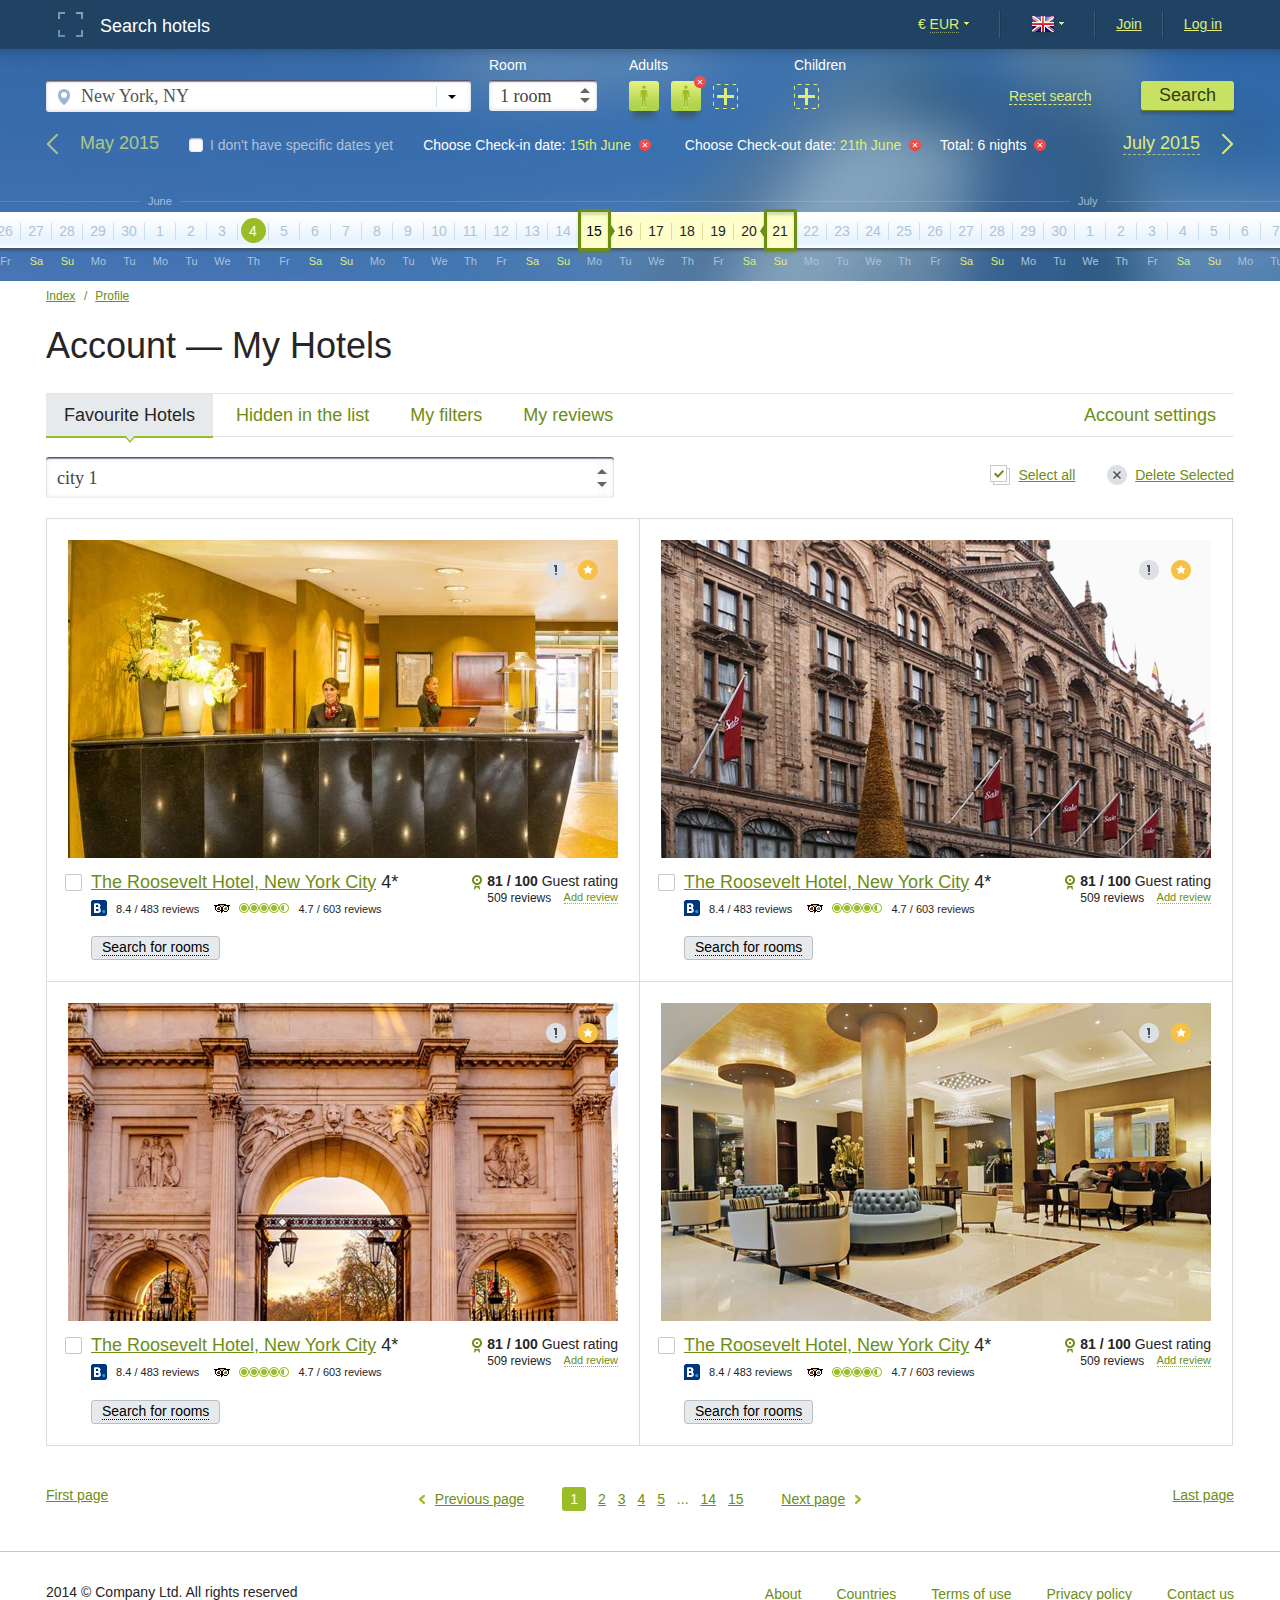
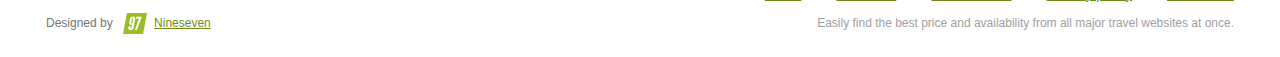
<file: profile_my_hotels.html>
<!DOCTYPE html>
<html><head>
<!-- META -->
<meta charset="utf-8" />
<meta name="viewport" content="width=device-width, initial-scale=1.0">

	<!--[if lt IE 9]>
	<script src="http://html5shim.googlecode.com/svn/trunk/html5.js"></script><![endif]-->

<!-- CSS -->
<link rel="stylesheet" type="text/css" href="css/style.css">

<!-- JS -->
<script src="js/jquery-1.11.1.min.js" type="text/javascript"></script>
<script src="js/jquery-ui.min.js" type="text/javascript"></script>
<script src="js/jquery.ui.touch-punch.js" type="text/javascript"></script>
<script src="js/fotorama.js" type="text/javascript"></script>


<!-- Add mousewheel plugin (this is optional) -->
<script src="js/source/jquery.mousewheel-3.0.6.pack.js" type="text/javascript"></script>
<!-- Add fancyBox -->
<link rel="stylesheet" href="js/source/jquery.fancybox.css?v=2.1.5" type="text/css" media="screen" />
<script src="js/source/jquery.fancybox.pack.js?v=2.1.5" type="text/javascript"></script>
<link href="js/source/helpers/jquery.fancybox-buttons.css?v=1.0.5" type="text/css" media="screen" rel="stylesheet" />
<script src="js/source/helpers/jquery.fancybox-buttons.js?v=1.0.5" type="text/javascript"></script>
<script src="js/source/helpers/jquery.fancybox-media.js?v=1.0.6" type="text/javascript"></script>

<link href="js/source/helpers/jquery.fancybox-thumbs.css?v=1.0.7" type="text/css" rel="stylesheet" media="screen" />
<script src="js/source/helpers/jquery.fancybox-thumbs.js?v=1.0.7" type="text/javascript"></script>


<script src="js/main.js" type="text/javascript"></script>
<script type="text/javascript">
	$(window).load(function(){
		$('.month-day.day-44').click();
		$('.month-day.day-50').click();
	});
</script>

<title>Homepage</title>
</head>
<body>
<div>
	<div class="mob-search-box">
				
		<div class="wr">
			<h2>Search hotels</h2>
			<div class="head-detals">
				<div class="head-search">
					<div class="search-rooms">
						<div class="inp-head">Rooms</div>
						<select name="" class="select">
							<option value="1">1</option>
							<option value="2">2</option>
							<option value="3">3</option>
							<option value="4">4</option>
							<option value="5">5</option>
							<option value="6">50</option>
						</select>
					</div>
					<div class="search-adults">
						<div class="inp-head">Adults</div>
						<div class="adults-box">
							<div class="adults-ico adults-one"></div>
							<div class="adults-ico adults-two"><a href="" class="ico-close"></a></div>
							<div class="adults-ico adults-big">×<span>3</span><a href="" class="ico-close"></a></div>
						</div>
						<a href="" class="adults-add"></a>
						<input type="hidden" value="2">
					</div>
					<div class="search-children">
						<div class="inp-head">Children</div>
						<div class="children-box">

							<div class="children-box-select">
								<select name="" class="select">
									<option value="1">0-5</option>
									<option value="2">5-8</option>
									<option value="3">8-12</option>
									<option value="4">1</option>
									<option value="5">2</option>
									<option value="6">3</option>
									<option value="7">7</option>
									<option value="8">8</option>
									<option value="9">9</option>
									<option value="10">10</option>
									<option value="11">11</option>
									<option value="12">12</option>
									<option value="13">13</option>
									<option value="14">14</option>
									<option value="15">15</option>
									<option value="16">16</option>
									<option value="17">17</option>
									<option value="18">18</option>
								</select>
								<a href="" class="select-ok"></a>
								<a href="" class="select-close"></a>
							</div>
						</div>
						<a href="" class="children-add"></a>
						<input type="hidden" value="0">
					</div>
				</div>
				<div class="head-search-city">
					<div class="inp-head"></div>
					<div class="inp-style">
						<input type="text" value="New York, NY" onfocus="if (this.value=='New York, NY') this.value='' " onblur="if (this.value==''){this.value='New York, NY'}" >
					</div>
				</div>
			</div>
			
			<div class="clear"></div>
			<div class="date-head">
				<div class="date-header">
					<div class="date-header-cont">
						<span class="check-in">Choose Check-in date<em>:</em> <span>20th April</span><a href="" class="ico-close"></a></span>
						<span class="check-out">Choose Check-out date<em>:</em> <span>20th April</span><a href="" class="ico-close"></a></span>
					</div>
					<p><label class="checkbox inline"><input type="checkbox"> I don't have specific dates yet</label></p>
				</div>
			</div>
			<div class="check-mob">
				<div class="check-mob-in">
					<div class="h3">Check-in</div>
					<div class="check-date">
						<select name="" class="select sel-day-1">
							<option value="1">1</option>
							<option value="2">2</option>
							<option value="3">3</option>
							<option value="4">4</option>
							<option value="5">5</option>
							<option value="6">6</option>
							<option value="7">7</option>
							<option value="8">8</option>
							<option value="9">9</option>
							<option value="10">10</option>
							<option value="11">11</option>
							<option value="12">12</option>
							<option value="13">13</option>
							<option value="14">14</option>
							<option value="15">15</option>
							<option value="16">16</option>
							<option value="17">17</option>
							<option value="18">18</option>
							<option value="19">19</option>
							<option value="20">20</option>
							<option value="21">21</option>
							<option value="22">22</option>
							<option value="23">23</option>
							<option value="24">24</option>
							<option value="25">25</option>
							<option value="26">26</option>
							<option value="27">27</option>
							<option value="28">28</option>
							<option value="29">29</option>
							<option value="30">30</option>
						</select>
					</div>
					<div class="check-month">
						<select name="" class="select sel-month-1">
							<option value="2015, 6, ">Июнь</option>
							<option value="2015, 7, ">Июль</option>
							<option value="2015, 8, ">Август</option>
						</select>
					</div>
					<div class="clearfix"></div>
				</div>
				<div class="check-mob-out">
					<div class="h3">Check-in</div>
					<div class="check-date">
						<select name="" class="select sel-day-2">
							<option value="1">1</option>
							<option value="2">2</option>
							<option value="3">3</option>
							<option value="4">4</option>
							<option value="5">5</option>
							<option value="6">6</option>
							<option value="7">7</option>
							<option value="8">8</option>
							<option value="9">9</option>
							<option value="10">10</option>
							<option value="11">11</option>
							<option value="12">12</option>
							<option value="13">13</option>
							<option value="14">14</option>
							<option value="15">15</option>
							<option value="16">16</option>
							<option value="17">17</option>
							<option value="18">18</option>
							<option value="19">19</option>
							<option value="20">20</option>
							<option value="21">21</option>
							<option value="22">22</option>
							<option value="23">23</option>
							<option value="24">24</option>
							<option value="25">25</option>
							<option value="26">26</option>
							<option value="27">27</option>
							<option value="28">28</option>
							<option value="29">29</option>
							<option value="30">30</option>
						</select>
					</div>
					<div class="check-month">
						<select name="" class="select sel-month-2">
							<option value="2015, 6, ">Июнь</option>
							<option value="2015, 7, ">Июль</option>
							<option value="2015, 8, ">Август</option>
						</select>
					</div>
					<div class="clearfix"></div>
				</div>
				<div class="total_nights-main">
					Total: <span>1</span> night<em>s</em> <a href="" class="ico-close"></a>
				</div>
			</div>
		</div>
		<div class="wr">
			<div class="total">
				<h3>Total: <span>0</span> night<em>s</em></h3>
				<div class="total-inp">
					<input type="text" id="amount" class="pull-left range-min_input range_inputs"> <i>−</i> 
					<input type="text" id="amount2" class="pull-right range-max_input range_inputs">
					<div class="total-inp-header">
						Price per night 
						<div class="currency-sl">
							<span>$</span>
							<ul>
								<li class="active"><em>$</em></li>
								<li><em>€</em></li>
								<li><em>RUB</em></li>
								<li><em>£</em></li>
							</ul>
						</div>
					</div>
				</div>
				<div class="total-slider">
					<div id="slider-range" data-min="0" data-max="1000" data-step="1"></div>
				</div>
				<div class="total-button">
					<button class="btn-st">Show 2 489 Hotels</button>
					<div class="lnk-reset"><a href="">Reset search options</a></div>
				</div>
			</div>
		</div>
	</div>



	<div class="head-top">
		<div class="wr">
			<div class="logo pull-left"><h1><img src="img/logo.png" alt="">Search hotels</h1></div>
			<div class="head-detal pull-right">
				<div class="head-detal-option">
					<div class="currency-select">
						<span>€ <em>EUR</em></span>
						<ul>
							<li class="active">€ <em>EUR</em></li>
							<li>$ <em>USD</em></li>
							<li><em>RUB</em></li>
							<li>£ <em>GBP</em></li>
						</ul>
					</div>
				</div>
				<div class="head-detal-option">
					<div class="language-select">
						<span><em class="fl-ico ang"></em></span>
						<ul>
							<li class="active"><i class="fl-ico ang"></i><em>English</em></li>
							<li><i class="fl-ico rus"></i><em>Русский</em></li>
							<li><i class="fl-ico nor"></i><em>Norsk</em></li>
							<li><i class="fl-ico ind"></i><em>Bahasa Indonesia</em></li>
						</ul>
					</div>
				</div>
				<div class="head-detal-option">
					<div class="head-detal-lnk"><a href="">Join</a></div>
				</div>
				<div class="head-detal-option last">
					<div class="head-detal-lnk"><a href="" data-toggle="modal" data-target=".bs-example-modal-sm">Log in</a></div>
				</div>
			</div>

			<div class="menu-open"><a href=""></a></div>
			<a href="" class="menu-mob-search"></a>

			<div class="menu-mob">
				<ul class="menu-mob-ul">
					<li><a href="">Join</a></li>
					<li class="last"><a href="" data-toggle="modal" data-target=".bs-example-modal-sm">Log in</a></li>
				</ul>
				<div class="mob-menu-box last">
					<div class="currency-select">
						<span class="">€ <em>EUR</em></span>
						<ul style="display: none;">
							<li class="active">€ <em>EUR</em></li>
							<li>$ <em>USD</em></li>
							<li><em>RUB</em></li>
							<li>£ <em>GBP</em></li>
						</ul>
					</div>
				</div>
				<div class="mob-menu-box">
					<div class="language-select">
						<span class=""><i class="fl-ico ang"></i><em>English</em></em></span>
						<ul style="display: none;">
							<li class="active"><i class="fl-ico ang"></i></li>
							<li><i class="fl-ico rus"></i></li>
							<li><i class="fl-ico nor"></i></li>
							<li><i class="fl-ico ind"></i></li>
						</ul>
					</div>
				</div>
				<div class="clear"></div>
			</div>
			<div class="menu-mob-bg"></div>
		</div>
	</div>
	<div class="head-top-padding"></div>
	<div class="head search-result">
		<div class="wr">
			<div class="head-search">
				<div class="search-rooms">
					<div class="inp-head">Room</div>
					<select name="" class="select">
						<option value="1">1 room</option>
						<option value="2">2 room</option>
						<option value="3">3 room</option>
						<option value="4">4 room</option>
						<option value="5">5 room</option>
					</select>
				</div>
				<div class="search-adults">
					<div class="inp-head">Adults</div>
					<div class="adults-box">
						<div class="adults-ico adults-one"></div>
						<div class="adults-ico adults-two"><button class="ico-close"></button></div>
						<div class="adults-ico adults-big">×<span>3</span> Adult<button class="ico-close"></button></div>
					</div>
					<button class="adults-add"></button>
					<input type="hidden" value="2">
				</div>
				<div class="search-children">
					<div class="inp-head">
						<span class="children_1">Children</span>
						<span class="children_2">Age of children</span>
					</div>
					<div class="children-box js-children-box">

						<div class="children-box-select">
							<select name="" class="select">
								<option value="1">0-5</option>
								<option value="2">5-8</option>
								<option value="3">8-12</option>
								<option value="4">1</option>
								<option value="5">2</option>
								<option value="6">3</option>
								<option value="7">7</option>
								<option value="8">8</option>
								<option value="9">9</option>
								<option value="10">10</option>
								<option value="11">11</option>
								<option value="12">12</option>
								<option value="13">13</option>
								<option value="14">14</option>
								<option value="15">15</option>
								<option value="16">16</option>
								<option value="17">17</option>
								<option value="18">18</option>
							</select>
							<a href="" class="select-ok"></a>
							<a href="" class="select-close"></a>
						</div>
					</div>
					<button class="children-add"></button>
					<input type="hidden" value="0">
				</div>

				<div class="total_nights">
					<div class="inp-head"></div>
					<div class="lnk-reset"><a href="">Reset search</a></div>
				</div>
				<div class="inp-head"></div>
				<button class="button-search">Search</button>
			</div>
			<div class="head-search-city">
				<div class="inp-head"></div>
				<div class="inp-style inp-style-i"><div class="inp-style-ico ico-maps"></div><input type="text" value="New York, NY" id="project" onfocus="if (this.value=='New York, NY') this.value='' " onblur="if (this.value==''){this.value='New York, NY'}" >
					<a href="" class="property-name-open"></a>
					<div class="property-name">
						<div class="property-name__header">Property name:</div>
						<div class="property-name__check">
							<li><input type="checkbox" id="ch-hotel"><label for="ch-hotel"><span class="ch-ico hotel_ico-hot"></span> Hotel</label></li>
							<li class="check_width"><input type="checkbox" id="ch-bed"><label for="ch-bed"><span class="ch-ico hotel_ico-bed"></span> Bed and Breakfast</label></li>
							<li><input type="checkbox" id="ch-chain"><label for="ch-chain"><span class="ch-ico hotel_ico-cha"></span> Chain</label></li>
							<li><input type="checkbox" id="ch-motel"><label for="ch-motel"><span class="ch-ico hotel_ico-mot"></span> Motel</label></li>
							<li class="check_width"><input type="checkbox" id="ch-boutique"><label for="ch-boutique"><span class="ch-ico hotel_ico-bou"></span> Boutique Hotel</label></li>
							<li><input type="checkbox" id="ch-hostel"><label for="ch-hostel"><span class="ch-ico hotel_ico-hos"></span> Hostel</label></li>
							<li><input type="checkbox" id="ch-appart"><label for="ch-appart"><span class="ch-ico hotel_ico-apa"></span> Appart-Hotel</label></li>

							<li class="check_width"><input type="checkbox" id="ch-appart"><label for="ch-appart"><span class="ch-ico hotel_ico-int"></span> Point of interest</label></li>
							<li><input type="checkbox" id="ch-appart"><label for="ch-appart"><span class="ch-ico hotel_ico-air"></span> Airport</label></li>
							<li><input type="checkbox" id="ch-appart"><label for="ch-appart"><span class="ch-ico hotel_ico-cit"></span> City</label></li>
							<li class="check_width"><input type="checkbox" id="ch-appart"><label for="ch-appart"><span class="ch-ico hotel_ico-hot_eu"></span> Hotel Europa City Vilnius</label></li>
							<li><input type="checkbox" id="ch-appart"><label for="ch-appart"><span class="ch-ico hotel_ico-gra"></span> Grata Hotel</label></li>
						</div>
					</div>
				</div>
				
			</div>
			<div class="clearfix"></div> 
			<!-- del 24 <div class="search_around search_around-one">
				Search around the city: <a href="" class="search_a-open" data-toggle="modal" data-target=".cities-around-sm">0 km</a>
			</div> -->
			<div class="search_around search_around-two">
				Cities around required city: <span>No cities around 10 km</span> <button class="ico-close"></button></a>
			</div>
			<div class="calendar-button">
				<a href="" class="calendar-prev"><!-- May 2015 --></a>
				<a href="" class="calendar-next"><!-- July 2015 --></a>
			</div>
			<div class="total total-center">
				
				<div class="date-header date-header_result">
					<div class="date-header-check">
						<label class="checkbox inline"><input type="checkbox"> I don't have specific dates yet</label>
					</div>
					<div class="date-header-cont date-header-cont_new">
						<span class="check-in">Choose Check-in date<em>:</em> <span>20th April</span><button class="ico-close"></button></span>
						<span class="check-out">Choose Check-out date<em>:</em> <span>20th April</span><button class="ico-close"></button></span>
						<div class="total-span h3 total-span-top">Total: <span>0</span> night<em>s</em> <div class="check-out check-ok"><button class="ico-close"></button></div></div>
					</div>
					
				</div>
			</div>

		</div>
		<div class="calendar">
			<div class="day-tooltip-box"><div class="day-tooltip"><span>Choose Check-out date</span></div></div>
			<div class="month-cont">
				<div class="month-cont-opt">
					<div class="month" date-month="May 2015">
						<div class="month-header">
							<span>May</span>
						</div>
						<div class="month-day no-act" rel="1th June">
							<div class="day-border">1</div>
							<div class="day-weekday">Mo</div>
						</div>
						<div class="month-day no-act" rel="2th June">
							<div class="day-border">2</div>
							<div class="day-weekday">Tu</div>
						</div>
						<div class="month-day no-act" rel="3th June">
							<div class="day-border">3</div>
							<div class="day-weekday">We</div>
						</div>
						<div class="month-day no-act" rel="4th June">
							<div class="day-border">4</div>
							<div class="day-weekday">Th</div>
						</div>
						<div class="month-day no-act" rel="5th June">
							<div class="day-border">5</div>
							<div class="day-weekday">Fr</div>
						</div>
						<div class="month-day day-output no-act" rel="6th June">
							<div class="day-border">6</div>
							<div class="day-weekday">Sa</div>
						</div>
						<div class="month-day day-output no-act" rel="7th June">
							<div class="day-border">7</div>
							<div class="day-weekday">Su</div>
						</div>
						<div class="month-day no-act" rel="8th June">
							<div class="day-border">8</div>
							<div class="day-weekday">Mo</div>
						</div>
						<div class="month-day no-act" rel="9th June">
							<div class="day-border">9</div>
							<div class="day-weekday">Tu</div>
						</div>
						<div class="month-day no-act" rel="10th June">
							<div class="day-border">10</div>
							<div class="day-weekday">We</div>
						</div>
						<div class="month-day no-act" rel="11th June">
							<div class="day-border">11</div>
							<div class="day-weekday">Th</div>
						</div>
						<div class="month-day no-act" rel="12th June">
							<div class="day-border">12</div>
							<div class="day-weekday">Fr</div>
						</div>
						<div class="month-day day-output no-act" rel="13th June">
							<div class="day-border">13</div>
							<div class="day-weekday">Sa</div>
						</div>
						<div class="month-day day-output no-act" rel="14th June">
							<div class="day-border">14</div>
							<div class="day-weekday">Su</div>
						</div>
						<div class="month-day no-act" rel="15th June">
							<div class="day-border">15</div>
							<div class="day-weekday">Mo</div>
						</div>
						<div class="month-day no-act" rel="16th June">
							<div class="day-border">16</div>
							<div class="day-weekday">Tu</div>
						</div>
						<div class="month-day no-act" rel="17th June">
							<div class="day-border">17</div>
							<div class="day-weekday">We</div>
						</div>
						<div class="month-day no-act" rel="18th June">
							<div class="day-border">18</div>
							<div class="day-weekday">Th</div>
						</div>
						<div class="month-day no-act" rel="19th June">
							<div class="day-border">19</div>
							<div class="day-weekday">Fr</div>
						</div>
						<div class="month-day day-output no-act" rel="20th June">
							<div class="day-border">20</div>
							<div class="day-weekday">Sa</div>
						</div>
						<div class="month-day day-output no-act" rel="21th June">
							<div class="day-border">21</div>
							<div class="day-weekday">Su</div>
						</div>
						<div class="month-day no-act" rel="22th June">
							<div class="day-border">22</div>
							<div class="day-weekday">Mo</div>
						</div>
						<div class="month-day no-act" rel="23th June">
							<div class="day-border">23</div>
							<div class="day-weekday">Tu</div>
						</div>
						<div class="month-day no-act" rel="24th June">
							<div class="day-border">24</div>
							<div class="day-weekday">We</div>
						</div>
						<div class="month-day no-act" rel="25th June">
							<div class="day-border">25</div>
							<div class="day-weekday">Th</div>
						</div>
						<div class="month-day no-act" rel="26th June">
							<div class="day-border">26</div>
							<div class="day-weekday">Fr</div>
						</div>
						<div class="month-day day-output no-act" rel="27th June">
							<div class="day-border">27</div>
							<div class="day-weekday">Sa</div>
						</div>
						<div class="month-day day-output no-act" rel="28th June">
							<div class="day-border">28</div>
							<div class="day-weekday">Su</div>
						</div>
						<div class="month-day no-act" rel="29th June">
							<div class="day-border">29</div>
							<div class="day-weekday">Mo</div>
						</div>
						<div class="month-day no-act" rel="30th June">
							<div class="day-border">30</div>
							<div class="day-weekday">Tu</div>
						</div>
					</div>
					<div class="month active" date-month="June 2015">
						<div class="month-header">
							<span>June</span>
						</div>
						<div class="month-day no-act" rel="1th June">
							<div class="day-border">1</div>
							<div class="day-weekday">Mo</div>
						</div>
						<div class="month-day no-act" rel="2th June">
							<div class="day-border">2</div>
							<div class="day-weekday">Tu</div>
						</div>
						<div class="month-day no-act" rel="3th June">
							<div class="day-border">3</div>
							<div class="day-weekday">We</div>
						</div>
						<div class="month-day present_day act" rel="4th June">
							<div class="day-tooltip-present" style="display: block;"><span>Choose Check-in date</span></div>
							<div class="day-border">4</div>
							<div class="day-weekday">Th</div>
						</div>
						<div class="month-day act" rel="5th June">
							<div class="day-border">5</div>
							<div class="day-weekday">Fr</div>
						</div>
						<div class="month-day day-output act" rel="6th June">
							<div class="day-border">6</div>
							<div class="day-weekday">Sa</div>
						</div>
						<div class="month-day day-output act" rel="7th June">
							<div class="day-border">7</div>
							<div class="day-weekday">Su</div>
						</div>
						<div class="month-day act" rel="8th June">
							<div class="day-border">8</div>
							<div class="day-weekday">Mo</div>
						</div>
						<div class="month-day act" rel="9th June">
							<div class="day-border">9</div>
							<div class="day-weekday">Tu</div>
						</div>
						<div class="month-day act" rel="10th June">
							<div class="day-border">10</div>
							<div class="day-weekday">We</div>
						</div>
						<div class="month-day act" rel="11th June">
							<div class="day-border">11</div>
							<div class="day-weekday">Th</div>
						</div>
						<div class="month-day act" rel="12th June">
							<div class="day-border">12</div>
							<div class="day-weekday">Fr</div>
						</div>
						<div class="month-day day-output act" rel="13th June">
							<div class="day-border">13</div>
							<div class="day-weekday">Sa</div>
						</div>
						<div class="month-day day-output act" rel="14th June">
							<div class="day-border">14</div>
							<div class="day-weekday">Su</div>
						</div>
						<div class="month-day act" rel="15th June">
							<div class="day-border">15</div>
							<div class="day-weekday">Mo</div>
						</div>
						<div class="month-day act" rel="16th June">
							<div class="day-border">16</div>
							<div class="day-weekday">Tu</div>
						</div>
						<div class="month-day act" rel="17th June">
							<div class="day-border">17</div>
							<div class="day-weekday">We</div>
						</div>
						<div class="month-day act" rel="18th June">
							<div class="day-border">18</div>
							<div class="day-weekday">Th</div>
						</div>
						<div class="month-day act" rel="19th June">
							<div class="day-border">19</div>
							<div class="day-weekday">Fr</div>
						</div>
						<div class="month-day day-output act" rel="20th June">
							<div class="day-border">20</div>
							<div class="day-weekday">Sa</div>
						</div>
						<div class="month-day day-output act" rel="21th June">
							<div class="day-border">21</div>
							<div class="day-weekday">Su</div>
						</div>
						<div class="month-day act" rel="22th June">
							<div class="day-border">22</div>
							<div class="day-weekday">Mo</div>
						</div>
						<div class="month-day act" rel="23th June">
							<div class="day-border">23</div>
							<div class="day-weekday">Tu</div>
						</div>
						<div class="month-day act" rel="24th June">
							<div class="day-border">24</div>
							<div class="day-weekday">We</div>
						</div>
						<div class="month-day act" rel="25th June">
							<div class="day-border">25</div>
							<div class="day-weekday">Th</div>
						</div>
						<div class="month-day act" rel="26th June">
							<div class="day-border">26</div>
							<div class="day-weekday">Fr</div>
						</div>
						<div class="month-day day-output act" rel="27th June">
							<div class="day-border">27</div>
							<div class="day-weekday">Sa</div>
						</div>
						<div class="month-day day-output act" rel="28th June">
							<div class="day-border">28</div>
							<div class="day-weekday">Su</div>
						</div>
						<div class="month-day act" rel="29th June">
							<div class="day-border">29</div>
							<div class="day-weekday">Mo</div>
						</div>
						<div class="month-day act" rel="30th June">
							<div class="day-border">30</div>
							<div class="day-weekday">Tu</div>
						</div>
					</div>
					<div class="month" date-month="July 2015">
						<div class="month-header">
							<span>July</span>
						</div>
						<div class="month-day act" rel="1th July">
							<div class="day-border">1</div>
							<div class="day-weekday">We</div>
						</div>
						<div class="month-day act" rel="2th July">
							<div class="day-border">2</div>
							<div class="day-weekday">Th</div>
						</div>
						<div class="month-day act" rel="3th July">
							<div class="day-border">3</div>
							<div class="day-weekday">Fr</div>
						</div>
						<div class="month-day day-output act" rel="4th July">
							<div class="day-border">4</div>
							<div class="day-weekday">Sa</div>
						</div>
						<div class="month-day day-output act" rel="5th July">
							<div class="day-border">5</div>
							<div class="day-weekday">Su</div>
						</div>
						<div class="month-day act" rel="6th July">
							<div class="day-border">6</div>
							<div class="day-weekday">Mo</div>
						</div>
						<div class="month-day act" rel="7th July">
							<div class="day-border">7</div>
							<div class="day-weekday">Tu</div>
						</div>
						<div class="month-day act" rel="8th July">
							<div class="day-border">8</div>
							<div class="day-weekday">We</div>
						</div>
						<div class="month-day act" rel="9th July">
							<div class="day-border">9</div>
							<div class="day-weekday">Th</div>
						</div>
						<div class="month-day act" rel="10th July">
							<div class="day-border">10</div>
							<div class="day-weekday">Fr</div>
						</div>
						<div class="month-day day-output act" rel="11th July">
							<div class="day-border">11</div>
							<div class="day-weekday">Sa</div>
						</div>
						<div class="month-day day-output act" rel="12th July">
							<div class="day-border">12</div>
							<div class="day-weekday">Su</div>
						</div>
						<div class="month-day act" rel="13th July">
							<div class="day-border">13</div>
							<div class="day-weekday">Mo</div>
						</div>
						<div class="month-day act" rel="14th July">
							<div class="day-border">14</div>
							<div class="day-weekday">Tu</div>
						</div>
						<div class="month-day act" rel="15th July">
							<div class="day-border">15</div>
							<div class="day-weekday">We</div>
						</div>
						<div class="month-day act" rel="16th July">
							<div class="day-border">16</div>
							<div class="day-weekday">Th</div>
						</div>
						<div class="month-day act" rel="17th July">
							<div class="day-border">17</div>
							<div class="day-weekday">Fr</div>
						</div>
						<div class="month-day day-output act" rel="18th July">
							<div class="day-border">18</div>
							<div class="day-weekday">Sa</div>
						</div>
						<div class="month-day day-output act" rel="19th July">
							<div class="day-border">19</div>
							<div class="day-weekday">Su</div>
						</div>
						<div class="month-day act" rel="20th July">
							<div class="day-border">20</div>
							<div class="day-weekday">Mo</div>
						</div>
						<div class="month-day act" rel="21th July">
							<div class="day-border">21</div>
							<div class="day-weekday">Tu</div>
						</div>
						<div class="month-day act" rel="22th July">
							<div class="day-border">22</div>
							<div class="day-weekday">We</div>
						</div>
						<div class="month-day act" rel="23th July">
							<div class="day-border">23</div>
							<div class="day-weekday">Th</div>
						</div>
						<div class="month-day act" rel="24th July">
							<div class="day-border">24</div>
							<div class="day-weekday">Fr</div>
						</div>
						<div class="month-day day-output act" rel="25th July">
							<div class="day-border">25</div>
							<div class="day-weekday">Sa</div>
						</div>
						<div class="month-day day-output act" rel="26th July">
							<div class="day-border">26</div>
							<div class="day-weekday">Su</div>
						</div>
						<div class="month-day act" rel="27th July">
							<div class="day-border">27</div>
							<div class="day-weekday">Mo</div>
						</div>
						<div class="month-day act" rel="28th July">
							<div class="day-border">28</div>
							<div class="day-weekday">Tu</div>
						</div>
						<div class="month-day act" rel="29th July">
							<div class="day-border">29</div>
							<div class="day-weekday">We</div>
						</div>
						<div class="month-day act" rel="30th July">
							<div class="day-border">30</div>
							<div class="day-weekday">Th</div>
						</div>
						<div class="month-day act" rel="31th July">
							<div class="day-border">31</div>
							<div class="day-weekday">Fr</div>
						</div>
					</div>
					<div class="month" date-month="August 2015">
						<div class="month-header">
							<span>August</span>
						</div>
						<div class="month-day act" rel="1th July">
							<div class="day-border">1</div>
							<div class="day-weekday">We</div>
						</div>
						<div class="month-day act" rel="2th July">
							<div class="day-border">2</div>
							<div class="day-weekday">Th</div>
						</div>
						<div class="month-day act" rel="3th July">
							<div class="day-border">3</div>
							<div class="day-weekday">Fr</div>
						</div>
						<div class="month-day day-output act" rel="4th July">
							<div class="day-border">4</div>
							<div class="day-weekday">Sa</div>
						</div>
						<div class="month-day day-output act" rel="5th July">
							<div class="day-border">5</div>
							<div class="day-weekday">Su</div>
						</div>
						<div class="month-day act" rel="6th July">
							<div class="day-border">6</div>
							<div class="day-weekday">Mo</div>
						</div>
						<div class="month-day act" rel="7th July">
							<div class="day-border">7</div>
							<div class="day-weekday">Tu</div>
						</div>
						<div class="month-day act" rel="8th July">
							<div class="day-border">8</div>
							<div class="day-weekday">We</div>
						</div>
						<div class="month-day act" rel="9th July">
							<div class="day-border">9</div>
							<div class="day-weekday">Th</div>
						</div>
						<div class="month-day act" rel="10th July">
							<div class="day-border">10</div>
							<div class="day-weekday">Fr</div>
						</div>
						<div class="month-day day-output act" rel="11th July">
							<div class="day-border">11</div>
							<div class="day-weekday">Sa</div>
						</div>
						<div class="month-day day-output act" rel="12th July">
							<div class="day-border">12</div>
							<div class="day-weekday">Su</div>
						</div>
						<div class="month-day act" rel="13th July">
							<div class="day-border">13</div>
							<div class="day-weekday">Mo</div>
						</div>
						<div class="month-day act" rel="14th July">
							<div class="day-border">14</div>
							<div class="day-weekday">Tu</div>
						</div>
						<div class="month-day act" rel="15th July">
							<div class="day-border">15</div>
							<div class="day-weekday">We</div>
						</div>
						<div class="month-day act" rel="16th July">
							<div class="day-border">16</div>
							<div class="day-weekday">Th</div>
						</div>
						<div class="month-day act" rel="17th July">
							<div class="day-border">17</div>
							<div class="day-weekday">Fr</div>
						</div>
						<div class="month-day day-output act" rel="18th July">
							<div class="day-border">18</div>
							<div class="day-weekday">Sa</div>
						</div>
						<div class="month-day day-output act" rel="19th July">
							<div class="day-border">19</div>
							<div class="day-weekday">Su</div>
						</div>
						<div class="month-day act" rel="20th July">
							<div class="day-border">20</div>
							<div class="day-weekday">Mo</div>
						</div>
						<div class="month-day act" rel="21th July">
							<div class="day-border">21</div>
							<div class="day-weekday">Tu</div>
						</div>
						<div class="month-day act" rel="22th July">
							<div class="day-border">22</div>
							<div class="day-weekday">We</div>
						</div>
						<div class="month-day act" rel="23th July">
							<div class="day-border">23</div>
							<div class="day-weekday">Th</div>
						</div>
						<div class="month-day act" rel="24th July">
							<div class="day-border">24</div>
							<div class="day-weekday">Fr</div>
						</div>
						<div class="month-day day-output act" rel="25th July">
							<div class="day-border">25</div>
							<div class="day-weekday">Sa</div>
						</div>
						<div class="month-day day-output act" rel="26th July">
							<div class="day-border">26</div>
							<div class="day-weekday">Su</div>
						</div>
						<div class="month-day act" rel="27th July">
							<div class="day-border">27</div>
							<div class="day-weekday">Mo</div>
						</div>
						<div class="month-day act" rel="28th July">
							<div class="day-border">28</div>
							<div class="day-weekday">Tu</div>
						</div>
						<div class="month-day act" rel="29th July">
							<div class="day-border">29</div>
							<div class="day-weekday">We</div>
						</div>
						<div class="month-day act" rel="30th July">
							<div class="day-border">30</div>
							<div class="day-weekday">Th</div>
						</div>
						<div class="month-day act" rel="31th July">
							<div class="day-border">31</div>
							<div class="day-weekday">Fr</div>
						</div>
					</div>
					<div class="month" date-month="September 2015">
						<div class="month-header">
							<span>September</span>
						</div>
						<div class="month-day act" rel="1th July">
							<div class="day-border">1</div>
							<div class="day-weekday">We</div>
						</div>
						<div class="month-day act" rel="2th July">
							<div class="day-border">2</div>
							<div class="day-weekday">Th</div>
						</div>
						<div class="month-day act" rel="3th July">
							<div class="day-border">3</div>
							<div class="day-weekday">Fr</div>
						</div>
						<div class="month-day day-output act" rel="4th July">
							<div class="day-border">4</div>
							<div class="day-weekday">Sa</div>
						</div>
						<div class="month-day day-output act" rel="5th July">
							<div class="day-border">5</div>
							<div class="day-weekday">Su</div>
						</div>
						<div class="month-day act" rel="6th July">
							<div class="day-border">6</div>
							<div class="day-weekday">Mo</div>
						</div>
						<div class="month-day act" rel="7th July">
							<div class="day-border">7</div>
							<div class="day-weekday">Tu</div>
						</div>
						<div class="month-day act" rel="8th July">
							<div class="day-border">8</div>
							<div class="day-weekday">We</div>
						</div>
						<div class="month-day act" rel="9th July">
							<div class="day-border">9</div>
							<div class="day-weekday">Th</div>
						</div>
						<div class="month-day act" rel="10th July">
							<div class="day-border">10</div>
							<div class="day-weekday">Fr</div>
						</div>
						<div class="month-day day-output act" rel="11th July">
							<div class="day-border">11</div>
							<div class="day-weekday">Sa</div>
						</div>
						<div class="month-day day-output act" rel="12th July">
							<div class="day-border">12</div>
							<div class="day-weekday">Su</div>
						</div>
						<div class="month-day act" rel="13th July">
							<div class="day-border">13</div>
							<div class="day-weekday">Mo</div>
						</div>
						<div class="month-day act" rel="14th July">
							<div class="day-border">14</div>
							<div class="day-weekday">Tu</div>
						</div>
						<div class="month-day act" rel="15th July">
							<div class="day-border">15</div>
							<div class="day-weekday">We</div>
						</div>
						<div class="month-day act" rel="16th July">
							<div class="day-border">16</div>
							<div class="day-weekday">Th</div>
						</div>
						<div class="month-day act" rel="17th July">
							<div class="day-border">17</div>
							<div class="day-weekday">Fr</div>
						</div>
						<div class="month-day day-output act" rel="18th July">
							<div class="day-border">18</div>
							<div class="day-weekday">Sa</div>
						</div>
						<div class="month-day day-output act" rel="19th July">
							<div class="day-border">19</div>
							<div class="day-weekday">Su</div>
						</div>
						<div class="month-day act" rel="20th July">
							<div class="day-border">20</div>
							<div class="day-weekday">Mo</div>
						</div>
						<div class="month-day act" rel="21th July">
							<div class="day-border">21</div>
							<div class="day-weekday">Tu</div>
						</div>
						<div class="month-day act" rel="22th July">
							<div class="day-border">22</div>
							<div class="day-weekday">We</div>
						</div>
						<div class="month-day act" rel="23th July">
							<div class="day-border">23</div>
							<div class="day-weekday">Th</div>
						</div>
						<div class="month-day act" rel="24th July">
							<div class="day-border">24</div>
							<div class="day-weekday">Fr</div>
						</div>
						<div class="month-day day-output act" rel="25th July">
							<div class="day-border">25</div>
							<div class="day-weekday">Sa</div>
						</div>
						<div class="month-day day-output act" rel="26th July">
							<div class="day-border">26</div>
							<div class="day-weekday">Su</div>
						</div>
						<div class="month-day act" rel="27th July">
							<div class="day-border">27</div>
							<div class="day-weekday">Mo</div>
						</div>
						<div class="month-day act" rel="28th July">
							<div class="day-border">28</div>
							<div class="day-weekday">Tu</div>
						</div>
						<div class="month-day act" rel="29th July">
							<div class="day-border">29</div>
							<div class="day-weekday">We</div>
						</div>
						<div class="month-day act" rel="30th July">
							<div class="day-border">30</div>
							<div class="day-weekday">Th</div>
						</div>
						<div class="month-day act" rel="31th July">
							<div class="day-border">31</div>
							<div class="day-weekday">Fr</div>
						</div>
					</div>
					<div class="month" date-month="October 2015">
						<div class="month-header">
							<span>October</span>
						</div>
						<div class="month-day act" rel="1th July">
							<div class="day-border">1</div>
							<div class="day-weekday">We</div>
						</div>
						<div class="month-day act" rel="2th July">
							<div class="day-border">2</div>
							<div class="day-weekday">Th</div>
						</div>
						<div class="month-day act" rel="3th July">
							<div class="day-border">3</div>
							<div class="day-weekday">Fr</div>
						</div>
						<div class="month-day day-output act" rel="4th July">
							<div class="day-border">4</div>
							<div class="day-weekday">Sa</div>
						</div>
						<div class="month-day day-output act" rel="5th July">
							<div class="day-border">5</div>
							<div class="day-weekday">Su</div>
						</div>
						<div class="month-day act" rel="6th July">
							<div class="day-border">6</div>
							<div class="day-weekday">Mo</div>
						</div>
						<div class="month-day act" rel="7th July">
							<div class="day-border">7</div>
							<div class="day-weekday">Tu</div>
						</div>
						<div class="month-day act" rel="8th July">
							<div class="day-border">8</div>
							<div class="day-weekday">We</div>
						</div>
						<div class="month-day act" rel="9th July">
							<div class="day-border">9</div>
							<div class="day-weekday">Th</div>
						</div>
						<div class="month-day act" rel="10th July">
							<div class="day-border">10</div>
							<div class="day-weekday">Fr</div>
						</div>
						<div class="month-day day-output act" rel="11th July">
							<div class="day-border">11</div>
							<div class="day-weekday">Sa</div>
						</div>
						<div class="month-day day-output act" rel="12th July">
							<div class="day-border">12</div>
							<div class="day-weekday">Su</div>
						</div>
						<div class="month-day act" rel="13th July">
							<div class="day-border">13</div>
							<div class="day-weekday">Mo</div>
						</div>
						<div class="month-day act" rel="14th July">
							<div class="day-border">14</div>
							<div class="day-weekday">Tu</div>
						</div>
						<div class="month-day act" rel="15th July">
							<div class="day-border">15</div>
							<div class="day-weekday">We</div>
						</div>
						<div class="month-day act" rel="16th July">
							<div class="day-border">16</div>
							<div class="day-weekday">Th</div>
						</div>
						<div class="month-day act" rel="17th July">
							<div class="day-border">17</div>
							<div class="day-weekday">Fr</div>
						</div>
						<div class="month-day day-output act" rel="18th July">
							<div class="day-border">18</div>
							<div class="day-weekday">Sa</div>
						</div>
						<div class="month-day day-output act" rel="19th July">
							<div class="day-border">19</div>
							<div class="day-weekday">Su</div>
						</div>
						<div class="month-day act" rel="20th July">
							<div class="day-border">20</div>
							<div class="day-weekday">Mo</div>
						</div>
						<div class="month-day act" rel="21th July">
							<div class="day-border">21</div>
							<div class="day-weekday">Tu</div>
						</div>
						<div class="month-day act" rel="22th July">
							<div class="day-border">22</div>
							<div class="day-weekday">We</div>
						</div>
						<div class="month-day act" rel="23th July">
							<div class="day-border">23</div>
							<div class="day-weekday">Th</div>
						</div>
						<div class="month-day act" rel="24th July">
							<div class="day-border">24</div>
							<div class="day-weekday">Fr</div>
						</div>
						<div class="month-day day-output act" rel="25th July">
							<div class="day-border">25</div>
							<div class="day-weekday">Sa</div>
						</div>
						<div class="month-day day-output act" rel="26th July">
							<div class="day-border">26</div>
							<div class="day-weekday">Su</div>
						</div>
						<div class="month-day act" rel="27th July">
							<div class="day-border">27</div>
							<div class="day-weekday">Mo</div>
						</div>
						<div class="month-day act" rel="28th July">
							<div class="day-border">28</div>
							<div class="day-weekday">Tu</div>
						</div>
						<div class="month-day act" rel="29th July">
							<div class="day-border">29</div>
							<div class="day-weekday">We</div>
						</div>
						<div class="month-day act" rel="30th July">
							<div class="day-border">30</div>
							<div class="day-weekday">Th</div>
						</div>
						<div class="month-day act" rel="31th July">
							<div class="day-border">31</div>
							<div class="day-weekday">Fr</div>
						</div>
					</div>
				</div>
			</div>
		</div>

	</div>


	<div class="wr">
		<ul class="crubs">
			<li><a href="">Index</a></li>
			<li><a href="">Profile</a></li>
		</ul>
		<div class="header-page">
			<h1>Account — My Hotels</h1>
		</div>	
		<div class="profile-tabs">
			<ul class="profile-tabs__lnk profile-tabs__lnk--right">
				<li><a href="">Account settings</a></li>
			</ul>
			<ul class="profile-tabs__lnk">
				<li class="active"><a href="">Favourite Hotels</a></li>
				<li><a href="">Hidden in the list</a></li>
				<li><a href="">My filters</a></li>
				<li><a href="">My reviews</a></li>
			</ul>
		</div>

		<div class="progile-check-head clearfix">
			<div class="progile-check-select">
				<select placeholder="Choose country or city" class="select">
					<option value="0">city 1</option>
					<option value="1">city 2</option>
					<option value="2">city 3</option>
					<option value="3">city 4</option>
					<option value="4">city 5</option>
					<option value="5">city 6</option>
				</select>
			</div>
			<div class="progile-check-setting">
				<span><img src="img/all-check.png" alt=""><a href="" class="all-check">Select all</a></span>
				<span><img src="img/ico-check-reset.png" alt=""><a href="" class="closel-check">Delete Selected</a></span>
			</div>
		</div>
		
		<div class="hotel-row clearfix">
			<div class="hotel-row__item">
				<div class="hotel-row__img">
					<div class="hotel-row__icons">
						<a href=""><img src="img/import.png" alt=""></a>
						<a href=""><img src="img/star.png" alt=""></a>
					</div>
					<img src="images/hotel-1.jpg" alt="">
				</div>
				<div class="hotel-row__body">
					<input type="checkbox" id="hot_001" class="hotel-row__checkbox">
					<div class="hotel-row__info">
						<h3><a href="">The Roosevelt Hotel, New York City</a> 4*</h3>
						<div class="cat-cont-rayt">
							<span>
								<img src="img/ico-vk.png" class="ico-vk" alt=""> <i>8.4</i> / 483 <em>reviews</em>
							</span>
							<span>
								<img src="img/ico-rev.png" alt=""> <img src="img/rayting.png" alt=""> <i>4.7</i> / 603 <em>reviews</em>
							</span>
						</div>
					</div>
					<div class="hot-bal">
						<img src="img/hot-bal-ico.png" alt="" class="hot-bal-ico">
						<p><strong>81 / 100</strong> Guest rating</p>
						509 reviews <a href="" class="dotted">Add review</a>
					</div>
					<div class="clearfix"></div>
					<div class="hotel-row__search">
						<a href="" class="hotel-row__search-btn"><span>Search for rooms</span></a>
					</div>
				</div>
			</div>
			<div class="hotel-row__item">
				<div class="hotel-row__img">
					<div class="hotel-row__icons">
						<a href=""><img src="img/import.png" alt=""></a>
						<a href=""><img src="img/star.png" alt=""></a>
					</div>
					<img src="images/hotel-2.jpg" alt="">
				</div>
				<div class="hotel-row__body">
					<input type="checkbox" id="hot_001" class="hotel-row__checkbox">
					<div class="hotel-row__info">
						<h3><a href="">The Roosevelt Hotel, New York City</a> 4*</h3>
						<div class="cat-cont-rayt">
							<span>
								<img src="img/ico-vk.png" class="ico-vk" alt=""> <i>8.4</i> / 483 <em>reviews</em>
							</span>
							<span>
								<img src="img/ico-rev.png" alt=""> <img src="img/rayting.png" alt=""> <i>4.7</i> / 603 <em>reviews</em>
							</span>
						</div>
					</div>
					<div class="hot-bal">
						<img src="img/hot-bal-ico.png" alt="" class="hot-bal-ico">
						<p><strong>81 / 100</strong> Guest rating</p>
						509 reviews <a href="" class="dotted">Add review</a>
					</div>
					<div class="clearfix"></div>
					<div class="hotel-row__search">
						<a href="" class="hotel-row__search-btn"><span>Search for rooms</span></a>
					</div>
				</div>
			</div>
			<div class="hotel-row__item">
				<div class="hotel-row__img">
					<div class="hotel-row__icons">
						<a href=""><img src="img/import.png" alt=""></a>
						<a href=""><img src="img/star.png" alt=""></a>
					</div>
					<img src="images/hotel-3.jpg" alt="">
				</div>
				<div class="hotel-row__body">
					<input type="checkbox" id="hot_001" class="hotel-row__checkbox">
					<div class="hotel-row__info">
						<h3><a href="">The Roosevelt Hotel, New York City</a> 4*</h3>
						<div class="cat-cont-rayt">
							<span>
								<img src="img/ico-vk.png" class="ico-vk" alt=""> <i>8.4</i> / 483 <em>reviews</em>
							</span>
							<span>
								<img src="img/ico-rev.png" alt=""> <img src="img/rayting.png" alt=""> <i>4.7</i> / 603 <em>reviews</em>
							</span>
						</div>
					</div>
					<div class="hot-bal">
						<img src="img/hot-bal-ico.png" alt="" class="hot-bal-ico">
						<p><strong>81 / 100</strong> Guest rating</p>
						509 reviews <a href="" class="dotted">Add review</a>
					</div>
					<div class="clearfix"></div>
					<div class="hotel-row__search">
						<a href="" class="hotel-row__search-btn"><span>Search for rooms</span></a>
					</div>
				</div>
			</div>
			<div class="hotel-row__item">
				<div class="hotel-row__img">
					<div class="hotel-row__icons">
						<a href=""><img src="img/import.png" alt=""></a>
						<a href=""><img src="img/star.png" alt=""></a>
					</div>
					<img src="images/hotel-4.jpg" alt="">
				</div>
				<div class="hotel-row__body">
					<input type="checkbox" id="hot_001" class="hotel-row__checkbox">
					<div class="hotel-row__info">
						<h3><a href="">The Roosevelt Hotel, New York City</a> 4*</h3>
						<div class="cat-cont-rayt">
							<span>
								<img src="img/ico-vk.png" class="ico-vk" alt=""> <i>8.4</i> / 483 <em>reviews</em>
							</span>
							<span>
								<img src="img/ico-rev.png" alt=""> <img src="img/rayting.png" alt=""> <i>4.7</i> / 603 <em>reviews</em>
							</span>
						</div>
					</div>
					<div class="hot-bal">
						<img src="img/hot-bal-ico.png" alt="" class="hot-bal-ico">
						<p><strong>81 / 100</strong> Guest rating</p>
						509 reviews <a href="" class="dotted">Add review</a>
					</div>
					<div class="clearfix"></div>
					<div class="hotel-row__search">
						<a href="" class="hotel-row__search-btn"><span>Search for rooms</span></a>
					</div>
				</div>
			</div>
		</div>
		
		<div class="pager-wr">
			<div class="pull-left"><a href="">First page</a></div>
			<div class="pull-right"><a href="">Last page</a></div>
			<div class="pager-center">
				<span class="pager-left"><a href="">Previous page</a></span>
				<ul>
					<li class="active"><a href="">1</a></li>
					<li><a href="">2</a></li>
					<li><a href="">3</a></li>
					<li><a href="">4</a></li>
					<li><a href="">5</a></li>
					<li>...</li>
					<li><a href="">14</a></li>
					<li><a href="">15</a></li>
				</ul>
				<span class="pager-right"><a href="">Next page</a></span>
			</div>
		</div>
	</div>

	<div class="footer">
		<div class="wr">
			<div class="copyright">2014 © Company Ltd. All rights reserved</div>
			<ul class="footer-menu">
				<li><a href="">About</a></li>
				<li><a href="">Countries</a></li>
				<li><a href="">Terms of use</a></li>
				<li><a href="">Privacy policy</a></li>
				<li><a href="">Contact us</a></li>
			</ul>
			<div class="clearfix"></div>
			<div class="nineseven">
				Designed by <a href="http://nineseven.ru/">Nineseven</a>
			</div>
			<div class="footer-comment">Easily find the best price and availability from all major travel websites at once.</div>
			<div class="clearfix"></div>
		</div>
	</div>
</div>

<div class="hotel-popup-serach">
	<div class="rates active">
		<div class="h2 mobile-header">Room rates</div>
		<div class="mobile-body">
			<div class="h2 h2-option">Search options</div>
			<div class="rates_new-search">
			<select name="" class="select">
				<option value="1">1 room</option>
				<option value="2">2 room</option>
				<option value="3">3 room</option>
				<option value="4">4 room</option>
				<option value="5">5 room</option>
			</select>
			</div>
			<div class="clearfix"></div>
			<div class="rates-search">
			<div class="rates-h3"><span class="Check-out ch-in">Choose check-in date</span><span class="ch-out">Choose check-out date</span></div>
			<div id="datepicker"></div>
			<div id="dateText"></div>
		
			<div class="rates-detals">	
				<div class="search-adults">
					<div class="inp-head">Adults</div>
					<div class="adults-box">
						<div class="adults-ico adults-one"></div>
						<div class="adults-ico adults-two"><button class="ico-close"></button></div>
						<div class="adults-ico adults-big">×<span>3</span> adult<button class="ico-close"></button></div>
					</div>
					<button class="adults-add"></button>
					<input type="hidden" value="2">
				</div>
				<div class="search-children">
					<div class="inp-head">Children</div>
					<div class="children-box">

						<div class="children-box-select">
							<select name="" class="select">
								<option value="1">0-5</option>
								<option value="2">5-8</option>
								<option value="3">8-12</option>
								<option value="4">1</option>
								<option value="5">2</option>
								<option value="6">3</option>
								<option value="7">7</option>
								<option value="8">8</option>
								<option value="9">9</option>
								<option value="10">10</option>
								<option value="11">11</option>
								<option value="12">12</option>
								<option value="13">13</option>
								<option value="14">14</option>
								<option value="15">15</option>
								<option value="16">16</option>
								<option value="17">17</option>
								<option value="18">18</option>
							</select>
							<a href="" class="select-ok"></a>
							<a href="" class="select-close"></a>
						</div>
					</div>
					<button class="children-add"></button>
					<input type="hidden" value="0">
				</div>
				<div class="search-check-cont">
					<div class="search-check">
						<input type="checkbox" id="searchCheck1"><label for="searchCheck1"><a href="" class="dotted">Free cancellation</a></label>
					</div>
					<div class="search-check last">
						<input type="checkbox" id="searchCheck2"><label for="searchCheck2"><a href="" class="dotted">Breakfast included</a></label>
					</div>
				</div>
			</div>
			<div class="clearfix"></div>
			<div class="pay-button">
				<button class="button-stl button-hide">Search for rooms</button> 
				<button class="button-stl button-show">Search for room rates</button> 
				<a href="" class="rates-button-close">Cancel</a>
			</div>
			</div>
		</div>
	</div>
</div>

<div class="modal fade bs-example-modal-sm" tabindex="-1" role="dialog" aria-labelledby="mySmallModalLabel" aria-hidden="true">
  	<div class="modal-dialog modal-sm">
    	<div class="modal-content">
    		<button type="button" class="close" data-dismiss="modal" aria-label="Close"></button>
      		<ul class="popup-tabs">
      			<li class="active last"><a href="">Sign in</a></li>
      			<li class="first"><a href="">Sign up</a></li>
      		</ul>
      		<div class="popup-cont">
      			<div class="popup-form">
      				<label for="id-email">Email address</label>
      				<div class="popup-input"><input id="id-email" type="text"></div>
      				<div class="popup-lnk"><a href="">Don't have account?</a></div>
      				<label for="id-email">Password</label>
      				<div class="popup-input"><input id="id-password" type="password"></div>
      				<div class="popup-lnk"><a href="">Forgot your password?</a></div>
      				<button class="button-stl">Login</button>
      				<label><input type="checkbox"> Keep me signed in</label>
      				<div class="sign-in-h"><span>or sign in with</span></div>
      				<div class="pull-left"><a href="" class="fb"></a></div>
      				<div class="pull-right"><a href="" class="tw"></a></div>
      				<div class="clearfix"></div>
      			</div>		
      		</div>
      		<div class="popup-cont">
      			<div class="popup-form">
      				<label for="id-email">Email address</label>
      				<div class="popup-input"><input id="id-email" type="text"></div>
      				<label for="id-email">Password</label>
      				<div class="popup-input"><input id="id-password" type="password"></div>
      				<button class="button-stl">Login</button>
      				<label><input type="checkbox"> Send me Secret Deals</label>
      				<div class="sign-in-h"><span>or sign in with</span></div>
      				<div class="pull-left"><a href="" class="fb"></a></div>
      				<div class="pull-right"><a href="" class="tw"></a></div>
      				<div class="clearfix"></div>
					<div class="popup-form-com">
						By creating an account, you're agreeing with <br>
						our <a href="">Terms and Conditions</a> and <a href="">Privacy Statement</a>.
					</div>
      			</div>		
      		</div>
    	</div>
  	</div>
</div>

<div class="modal fade cities-around-sm" tabindex="-1" role="dialog" aria-labelledby="mySmallModalLabel" aria-hidden="true">
  	<div class="modal-dialog modal-sm">
    	<div class="modal-content">
    		<button type="button" class="close" data-dismiss="modal" aria-label="Close"></button>
      		<div class="popup-st-box">
      			<div class="popup-st-header">The cities around 25 km</div>
      			<ul class="popup-st-form">
      				<li><label><input type="checkbox"> Newark</label></li>
      				<li><label><input type="checkbox"> Unioncity</label></li>
      				<li><label><input type="checkbox"> Freeport</label></li>
      				<li><label><input type="checkbox"> New Orlean</label></li>
      				<li><label><input type="checkbox"> Newark</label></li>
      				<li><label><input type="checkbox"> Unioncity</label></li>
      				<li><label><input type="checkbox"> Freeport</label></li>
      				<li><label><input type="checkbox"> New Orlean</label></li>
      				<li><label><input type="checkbox"> Newark</label></li>
      				<li><label><input type="checkbox"> Unioncity</label></li>
      				<li><label><input type="checkbox"> Freeport</label></li>
      				<li><label><input type="checkbox"> New Orlean</label></li>
      			</ul>		
				<div class="popup-btn-apply"><button class="button-stl cities_around-ok" data-dismiss="modal" aria-label="Close">Apply</button></div>
      		</div>
    	</div>
  	</div>
</div>

<div class="modal fade quick-filters-sm" tabindex="-1" role="dialog" aria-labelledby="mySmallModalLabel" aria-hidden="true">
  	<div class="modal-dialog modal-sm">
    	<div class="modal-content">
    		<button type="button" class="close" data-dismiss="modal" aria-label="Close"></button>
      		<div class="popup-st-box">
      			<div class="popup-st-header">Quick Filters</div>
      			<div class="row-fluid">
					<div class="span7">
						<div class="popup-filter-h">Default Filters</div>
						<ul class="popup-filter-list">
							<li><a href="">Newark</a></li>
							<li><a href="">Freeport</a></li>
							<li><a href="">Unioncity</a></li>
							<li><a href="">Mexiko</a></li>
							<li><a href="">Vegas</a></li>
							<li><a href="">Freeport</a></li>
							<li><a href="">New Orlean</a></li>
						</ul>
					</div>
					<div class="span5">
						<div class="popup-filter-h">Your Filters</div>
						<ul class="popup-filter-list">
							<li><a href="">Unioncity</a></li>
							<li><a href="">Freeport</a></li>
							<li><a href="">New Orlean</a></li>
							<li><a href="">Mexiko</a></li>
							<li><a href="">Vegas</a></li>
							<li><a href="">Freeport</a></li>
						</ul>
					</div>
				</div>
      		</div>
    	</div>
  	</div>
</div>

	
</div>
</body>
</html>
</file>
<file: css/style.css>
@import url('bootstrap.css');
@import url('bootstrap-responsive.css');
@import url('chosen.css');
@import url('jquery-ui.min.css');
@import url('jquery.selectspinner.css');
@import url('fotorama.css');



body {font: 14px 'Trebuchet MS',  Helvetica, sans-serif; color: #272525; min-width: 320px;}

a {color: #6d8d15; text-decoration: underline;}
a:hover {color: #6d8d15; text-decoration: none;}

body button, body input {outline:  none;}

.wr {width: 990px; margin: 0 auto; padding: 0;}


.head-top {background: #204363; position: fixed; top: 0; left: 0; width: 100%; z-index: 98; height: 49px;}
  .logo {font-size: 18px; color: #fff; height: 25px; line-height: 25px; margin-top: 12px; padding-left: 12px;}
    .logo a {text-decoration: none; color: #fff;}
      .logo img {margin-right: 17px; vertical-align: top; width: 25px; height: 25px;}
    .logo h1 {font-size: 18px; color: #fff; margin: 0; font-weight: normal; line-height: 28px;}
  .head-detal {padding: 11px 0 0;}
    .head-detal-option {list-style: none; float: left; padding: 0 21px 0 20px; height: 27px; border-right: 1px solid #1b3954; box-shadow: inset -1px 0 0 #3d5b76;}
    .head-detal-option.last {padding-right: 12px; border-right: 8px; box-shadow: none;}
      .currency-select {margin: -11px -20px -11px -20px; height: 49px; color: #deed79; position: relative;}
        .currency-select span {position: relative; padding-right: 10px; padding-top: 5px; padding: 16px 40px 0 20px; height: 33px; display: inline-block; width: 49px; text-align: right; cursor: pointer;}
        .currency-select span.active {background: #295073;}  
          .currency-select span:before {position: absolute; top: 22px; right: 30px; width: 5px; height: 3px; background: url(../img/sprite.png) 0 0 no-repeat; content: ' '; }
          .currency-select span.active:before {background-position: 0 -4px;}
          .currency-select span em {font-style: normal; border-bottom: 1px dotted #8b9e6d;}
          .currency-select span:hover em {border-color: transparent;}
          .currency-select ul {position: absolute; top: 49px; left: 0; right: 0; background: #fff; padding: 10px 0 8px; border-radius: 0 0 4px 4px; margin: 0; display: none;}
            .currency-select ul li {list-style: none; display: block; height: 29px; line-height: 29px; text-align: right; color: #272525; padding-right: 40px; cursor: pointer;}
            .currency-select ul li:hover {background: #ffffcc;}
              .currency-select ul li em {font-style: normal; border-bottom: 1px dotted #b3b3b3;}
              .currency-select ul li:hover em {border-color: transparent;} 
            .currency-select ul li.active {display: none;}
            .currency-select ul:before {position: absolute; content: ' '; bottom: -32px; left: 0; right: 0; height: 32px; background: url(../img/shadow.png) 0 0 no-repeat; background-size: 100% 100%;}
    .language-select .fl-ico {display: inline-block; width: 22px; height: 16px; background: url(../img/sprite.png) 0 0 no-repeat;
      -webkit-box-shadow: 0 1px 2px 0px rgba(50, 50, 50, 0.55);
      -moz-box-shadow:    0 1px 2px 0px rgba(50, 50, 50, 0.55);
      box-shadow:         0 1px 2px 0px rgba(50, 50, 50, 0.55);}
    .language-select .fl-ico.ang {background-position: -20px 0;}
    .language-select .fl-ico.rus {background-position: -20px -20px;}
    .language-select .fl-ico.nor {background-position: -20px -40px;}
    .language-select .fl-ico.ind {background-position: -20px -60px;}
    .language-select {position: relative; margin: -11px -20px -11px -21px; height: 49px;}
      .language-select span {font-size: 0;}
      .language-select span.active {background: #295073;}  
      .language-select ul {background: #fff; position: absolute; top: 49px; left: 0; margin: 0; padding: 10px 0 8px; border-radius: 0 0 4px 4px; margin: 0; display: none;}
        .language-select ul:before {position: absolute; content: ' '; bottom: -32px; left: 0; right: 0; height: 32px; background: url(../img/shadow.png) 0 0 no-repeat; background-size: 100% 100%;}
        .language-select li {list-style: none; height: 29px; line-height: 29px; padding: 0 0 0 32px; width: 167px; cursor: pointer;}
        .language-select li.active {display: none;}
          .language-select li:hover {background: #ffffcc;}
          .language-select li .fl-ico {margin: 0 10px -3px 0;}
            .language-select li em {border-bottom: 1px dotted #b3b3b3; font-style: normal;}
            .language-select li:hover em {border-color: transparent;}
      .language-select span {position: relative; padding-right: 10px; padding-top: 5px; padding: 16px 40px 0 20px; height: 33px; display: inline-block; width: 34px; text-align: right; cursor: pointer;}
      .language-select span:before {position: absolute; top: 22px; right: 30px; width: 5px; height: 3px; background: url(../img/sprite.png) 0 0 no-repeat; content: ' '; }
          .language-select span.active:before {background-position: 0 -4px;}
      .head-detal-lnk {padding-top: 5px;}
        .head-detal-lnk a {color: #deed79;}
      .currency-select li {list-style: none; margin: 0; font-size: 14px; color: #272525;}
  .menu-open {float: right; padding: 14px 0 0 15px; display: none; margin: 0 -12px 0 0; padding-right: 15px; height: 35px; background: #295073;}
    .menu-open a {display: block; width: 29px; height: 27px; background: url(../img/sprite.png) 0 -118px no-repeat;}
  .menu-open.active {background: #273a4c; z-index: 92; position: relative;}
    .menu-open.active a {background-position: 4px -189px;}
  .mob-search {float: right; display: none; padding: 11px 0 0;}
    .mob-search a {display: block; width: 27px; height: 28px; background: url(../img/sprite.png) 0 -149px no-repeat;}


.body {overflow: hidden;}
.head-top-padding {height: 49px;}
.head {background: url(../img/head-bg.jpg) center 0 no-repeat; min-height: 413px; padding: 38px 0 0;}
  .head h2 {text-align: center; font-size: 36px; color: #fff; font-weight: normal; margin: 0 0 20px;}
  .head-search {float: right; width: 395px; position: relative; z-index: 86;}

.inp-head {height: 23px; font-size: 14px; color: #fff;}
.inp-style {margin: 0px 450px 0 0;}
  .inp-style input[type='text'] {width: 100%; font: 18px 'Trebuchet MS'; padding-left: 20px;}
.search-rooms {float: left;}
  .search-rooms .select {width: 46px;}
  .search-rooms .chosen-container-single .chosen-single {padding-left: 15px;}
.search-adults {float: left; width: 160px; padding-left: 32px;}
  .adults-box {float: left; padding-top: 1px;}
    .adults-ico {float: left; width: 40px; height: 40px; line-height: 40px; font-size: 18px; position: relative; margin: 0 12px 0 0; background: url(../img/ico_bg.png) 0 0 repeat-x; color: #272525; text-shadow: 0 1px rgba(244,255,154,.34);
      -webkit-border-radius: 3px;
      -moz-border-radius: 3px;
      border-radius: 3px;
      }
      .adults-ico:before {position: absolute; content: ' '; top: 4px; left: 14px; content: ' '; background: url(../img/sprite.png) -47px -28px no-repeat; width: 12px; height: 33px;}
      .adults-ico:after {position: absolute; content: ' '; top: 100%; height: 12px; background: url(../img/shadow_ico.png) 0 0 no-repeat; background-size: 100% 100%; left: -1px; right: -1px;}
      .ico-close {display: block; position: absolute; top: -5px; right: -5px; width: 12px; height: 12px; background: url(../img/sprite.png) 0 -14px no-repeat; border: 0; padding: 0; outline: none;}
    .adults-big {width: auto; padding-left: 34px; padding-right: 12px;}
    .adults-big {display: none;}
  .adults-add {display: block; float: left; width: 25px; height: 25px; background: url(../img/sprite.png) -47px 0 no-repeat; margin: 8px 0 0; border: 0; padding: 0; outline: none;}
.search-children {float: left; width: 210px; margin-right: -70px;}
  .search-children .xdsoft_spinner {display: none !important;}
  .search-children .xdsoft_selectspinner:before {position: absolute; top: 17px; right: 6px; content: ' '; opacity: 0.7;
      border-right: 5px solid transparent;
      border-left: 5px solid transparent;
      border-top: 5px solid #272525;}
  .search-children .xdsoft_selectspinner.active:before {
      border-right: 5px solid transparent;
      border-left: 5px solid transparent;
      border-top: 0;
      border-bottom: 5px solid #272525;}
  .search-children:hover:before {opacity: 1;}
  .children-box {float: left; padding-top: 1px;}
  .children-add {display: block; float: left; width: 25px; height: 25px; background: url(../img/sprite.png) -47px 0 no-repeat; margin: 8px 0 0; border: 0; padding: 0; outline: none;}
  .children-ico {float: left; min-width: 30px; padding-left: 5px; padding-right: 5px; height: 40px; line-height: 40px; font-size: 11px; line-height: 15px; text-align: center; color: #272525; text-shadow: 0 1px rgba(244,255,154,.34); background: url(../img/ico_bg.png) 0 0 repeat-x; position: relative; margin: 0 12px 0 0;
      -webkit-border-radius: 3px;
      -moz-border-radius: 3px;
      border-radius: 3px; }
      .children-ico:after {position: absolute; content: ' '; top: 100%; height: 12px; background: url(../img/shadow_ico.png) 0 0 no-repeat; background-size: 100% 100%; left: -1px; right: -1px;}
      .children-ico span {display: block; color: #313c0e; text-shadow: 0 1px rgba(244,255,154,.34); font-size: 18px; line-height: 21px;}
    .select-ok {display: inline-block; vertical-align: top; margin: 12px 0 0 6px; width: 18px; height: 18px; background: url(../img/select-ok.png) 0 0 no-repeat;}
    .select-close {display: inline-block; vertical-align: top; margin: 15px 0 0 5px; width: 12px; height: 12px; background: url(../img/sprite.png) 0 -14px no-repeat;}

  .children-box-select {float: left; padding-right: 12px; margin-right: -35px;}
    .children-box-select .select {width: 60px;}
  .month-cont {position: relative; max-width: 990px; margin: 0 auto; height: 60px;}
    .month-cont-opt {position: absolute; left: 0; top: 0; width: 2000em;}
    .date-header {text-align: center; color: #fff; padding: 0; min-height: 23px;}
      .date-header-cont {min-height: 34px;}
      .date-header-cont i {font-style: normal;}
      .date-header-cont .check-ok i {display: none;}
      .date-header span.check-in, .date-header span.check-out {font-weight: normal; font-size: 18px; margin: 0; padding: 0 15px; line-height: 21px; }
      .date-header span.check-in span, .date-header span.check-out span {color: #deed79;}
      .date-header span.check-out {font-size: 14px;}
      .date-header span.check-in span, .date-header span.check-out span {display: none;}
      .date-header span.check-ok {font-size: 14px;}
        .date-header span .ico-close {position: relative; top: 2px; right: 0; display: none; margin-left: 8px;}
        .date-header span em {font-style: normal; display: none;}
        .date-header span.check-ok em, .date-header span.check-ok span, .date-header span.check-ok .ico-close {display: inline-block;}
      .check-out {display: none;}
  .month.default .active {}
      .date-today {text-align: center; color: #deed79; font-size: 18px; height: 26px;}
      

        .date-header label {color: #b2c1d5;}
      
.total {text-align: center; color: #fff; }
  .total h3 , .total .h3 {font-weight: normal; font-size: 18px; height: 26px; display: none;}
    .total h3 em, .total .h3 em {font-style: normal;}
.total-inp {position: relative; width: 310px; margin: 0 auto; padding: 4px 0 14px; position: relative; z-index: 10;}
  .total-inp input {width: 140px; padding-left: 0; padding-right: 0; text-align: center; font: 18px 'Trebuchet MS'; color: #272525; height: 23px;}
  .total-inp i {display: inline-block; font-style: normal; height: 37px; vertical-align: middle; line-height: 37px; font-size: 18px;}
  .total-inp-header {position: absolute; right: 345px; top: 5px; top: 12px; white-space: nowrap;}
    .currency-sl {display: inline-block; font-size: 14px; line-height: 17px;}
      .currency-sl span {position: relative; color: #d7e77a; cursor: pointer; border-bottom: 1px dotted #a9be85; margin-top: -4px; font-size: 18px; line-height: 17px;}
      .currency-sl span:hover {border-color: transparent;}
        .currency-sl span:before {position: absolute; top: 9px; right: -12px; width: 5px; height: 3px; background: url(../img/sprite.png) 0 0 no-repeat; content: ' ';}
        .currency-sl span.active:before {background-position: 0 -4px;}
          .currency-sl span em {font-style: normal;}
      .currency-sl ul {position: absolute; display: none; top: 25px; right: -13px; background: #fff; padding: 10px 0 8px; border-radius: 0 0 4px 4px; margin: 0;}
            .currency-sl ul li {list-style: none; display: block; height: 29px; line-height: 29px; text-align: right; color: #272525; padding-right: 15px; padding-left: 15px; cursor: pointer;}
            .currency-sl ul li:hover {background: #ffffcc;}
              .currency-sl ul li em {font-style: normal; border-bottom: 1px dotted #b3b3b3;}
              .currency-sl ul li:hover em {border-color: transparent;} 
            .currency-sl ul li.active {display: none;}
            .currency-sl ul:before {position: absolute; content: ' '; bottom: -32px; left: 0; right: 0; height: 32px; background: url(../img/shadow.png) 0 0 no-repeat; background-size: 100% 100%;}









.ui-datepicker {font-size: 12px;}
.total-slider {width: 310px; margin: 0 auto; padding: 0 0 25px;}
.ui-slider.ui-widget-content {background: #fff; border: 0; height: 6px;
  -webkit-border-radius: 3px;
  -moz-border-radius: 3px;
  border-radius: 3px;
  background-color: #fff;
  -webkit-box-shadow: 0 2px 4px rgba(59,59,59,.73), inset 0 0 7px #fff;
  -moz-box-shadow: 0 2px 4px rgba(59,59,59,.73), inset 0 0 7px #fff;
  box-shadow: 0 2px 4px rgba(59,59,59,.73), inset 0 0 7px #fff;
  background-image: -webkit-linear-gradient(bottom, #e3f1ff, #fff);
  background-image: -moz-linear-gradient(bottom, #e3f1ff, #fff);
  background-image: -o-linear-gradient(bottom, #e3f1ff, #fff);
  background-image: -ms-linear-gradient(bottom, #e3f1ff, #fff);
  background-image: linear-gradient(to top, #e3f1ff, #fff);}
body .ui-slider-horizontal .ui-slider-handle {width: 18px; height: 18px; top: -6px; cursor: pointer; border: 0 !important;
  -webkit-border-radius: 9px !important;
  -moz-border-radius: 9px !important;
  border-radius: 9px !important;
  background: #fff !important; outline: none;
  -webkit-box-shadow: 0 1px 2px rgba(0,0,0,.41), inset 0 1px rgba(255,255,255,.75) !important;
  -moz-box-shadow: 0 1px 2px rgba(0,0,0,.41), inset 0 1px rgba(255,255,255,.75) !important;
  box-shadow: 0 1px 2px rgba(0,0,0,.41), inset 0 1px rgba(255,255,255,.75) !important;
}
body .ui-slider-horizontal .ui-slider-handle:before {content: ' '; width: 6px; height: 6px; position: absolute; background-color: #9abd27; margin: 6px 0 0 6px;
  -webkit-border-radius: 3px;
  -moz-border-radius: 3px;
  border-radius: 3px;
  -webkit-box-shadow: 0 1px #fff;
  -moz-box-shadow: 0 1px #fff;
  box-shadow: 0 1px #fff;}
body .ui-slider-horizontal .ui-slider-range {background: url(../img/sl-bg.gif) 0 0 repeat;}
.total-button {width: 283px; margin: 0 auto; padding: 0 0 13px; position: relative;}
  .btn-st {background: url(../img/btn.png) 0 0 no-repeat; width: 283px; height: 74px; padding-bottom: 14px; text-align: center; font-size: 24px; border: 0; color: #313c0e; text-shadow: 0 1px #d9ea74;}
  .btn-st:hover {background-position: 0 -74px;}
  .btn-st:active {background-position: 0 -148px; padding-bottom: 18px;}
  .lnk-reset {position: absolute; top: 21px; left: 312px; white-space: nowrap;}
    .lnk-reset a {text-decoration: none; color: #deed79; border-bottom: 1px dashed #deed79;}
    .lnk-reset a:hover {border-color: transparent;}

.calendar-button {position: relative; margin-top: 37px; margin-left: 0;}
  .calendar-prev {position: absolute; left: 34px; top: -2px;}
    .calendar-prev:before {position: absolute; content: ' '; left: -34px; top: 0px; width: 12px; height: 22px; background: url(../img/sprite.png) 0 -89px no-repeat;}
  .calendar-next {position: absolute; right: 34px; top: -2px;} 
    .calendar-next:before {position: absolute; content: ' '; right: -34px; top: 0px; width: 12px; height: 22px; background: url(../img/sprite.png) -12px -89px no-repeat;}
  .calendar-button a {color: #deed79; border-bottom: 1px dashed #a6bd82; font-size: 18px; text-decoration: none;}
  .calendar-button a:hover {border-color: transparent;}
  .calendar-button .calendar-prev.no-active {border-color: transparent; opacity: 0.7; cursor: default;}

.calendar {overflow: hidden; height: 89px; padding: 76px 0 0; margin-top: -50px;}
  .month {float: left;}
    .month-header {overflow: hidden; margin-right: 5px; height: 20px; position: relative;}
      .month-header span {padding: 0 8px 0 3px; font-size: 11px; color: #d8dee9; opacity: 0.7;}
      .month-header:after {position: absolute; content: ' '; top: 9px; width: 1000px; border-top: 1px solid #fff; opacity: 0.15;}
    .month-day {float: left; width: 31px; height: 45px; background: url(../img/month-day.png) 0 0 repeat-x; position: relative; text-align: center; cursor: pointer;}
      .day-border {position: relative; height: 17px; border-right: 1px solid #cddeee; margin: 11px 0 0; color: #afc3d6;}
      .day-weekday {position: absolute; top: 43px; left: 0; right: 0; color: #abc2db; font-size: 11px;}
      .day-output .day-weekday {color: #deed79;}

    .default .month-day.active {background: url(../img/month-day-act.png) 0 0 repeat-x; }
      .default .month-day.active .day-border {border-color: #dfdf92;}
    /*.month-day.present_day .day-border:before {position: absolute; content: ' '; top: -13px; left: 3px; width: 12px; height: 13px; background: url(../img/present_day.png) 0 0 no-repeat;}
    */
    .month-day.present_day:after {position: absolute; content: ' '; top: 6px; left: 3px; background: #9abd27; width: 25px; height: 25px; border-radius: 50%;}
    .month-day.present_day .day-border {color: #fff !important; position: relative; z-index: 2;}

    .month-day.present_day.active-one .day-border:before, .month-day.present_day.active-two .day-border:before {display: none;}

      .month-day.act .day-border, .month-day.active .day-border {color: #272525;}
   .active-one {background: url(../img/month-day-act.png) 0 0 repeat-x; cursor: ew-resize; }

    .month-day.active-one:after {position: absolute; content: ' '; top: -3px; left: -1px; width: 27px; height: 36px; border: 3px solid #6d8d15; z-index: 20; background: none;
      -webkit-box-shadow: inset 0 3px 3px rgba(109,141,21,.3), 0 3px 3px rgba(109,141,21,.3);
      -moz-box-shadow: inset 0 3px 3px rgba(109,141,21,.3), 0 3px 3px rgba(109,141,21,.3);
      box-shadow: inset 0 3px 3px rgba(109,141,21,.3), 0 3px 3px rgba(109,141,21,.3);
      -webkit-border-radius: 3px;
      -moz-border-radius: 3px;
      border-radius: 3px;}
      .month-day.ok-left:after {background: none !important;}
      .month-day.present_day.active-one .day-border, .month-day.ok-left .day-border {color: #000 !important;}
    .month-day.active-one.ok-two:after {width: 60px;}
    .month-day.active-one.ok-two-left:after {width: 60px; left: -33px;}
.active-two { cursor: ew-resize; }
    .month-day.active-two:after {position: absolute; content: ' '; top: -3px; left: -1px; width: 27px; height: 36px; border: 3px solid #6d8d15; z-index: 20;
      -webkit-box-shadow: inset 0 3px 3px rgba(109,141,21,.3), 0 3px 3px rgba(109,141,21,.3);
      -moz-box-shadow: inset 0 3px 3px rgba(109,141,21,.3), 0 3px 3px rgba(109,141,21,.3);
      box-shadow: inset 0 3px 3px rgba(109,141,21,.3), 0 3px 3px rgba(109,141,21,.3);
      -webkit-border-radius: 3px;
      -moz-border-radius: 3px;
      border-radius: 3px;}
    .month-day.ok-left:before {position: absolute; content: ' '; top: 13px; right: -5px; z-index: 20;
      border-top: 6px solid transparent;
      border-left: 4px solid #6d8d15;
      border-bottom: 6px solid transparent;}
    .month-day.ok-right:before {position: absolute; content: ' '; top: 13px; left: -5px; z-index: 20;
      border-top: 6px solid transparent;
      border-right: 4px solid #6d8d15;
      border-bottom: 6px solid transparent;}
    .month-day.ok-left.ok-right:before {display: none;}


  .day-tooltip-box {display: none;}
    .day-tooltip, .day-tooltip-present {position: absolute; left: 50%; margin-left: -100px; top: -49px; width: 200px; text-align: center; display: none;}
      .day-tooltip:before, .day-tooltip-present:before {position: absolute; bottom: -5px; left: 50%; content: ' '; margin-left: -7px;
        border-left: 7px solid transparent;
        border-right: 7px solid transparent;
        border-top: 8px solid #bedc5a;}
      .day-tooltip span, .day-tooltip-present span {display: inline-block; height: 37px; padding: 0 12px; font-size: 14px; line-height: 37px; white-space: nowrap;
        -webkit-border-radius: 3px;
        -moz-border-radius: 3px;
        border-radius: 3px;
        background-color: #c6e062;
        -webkit-box-shadow: 0 2px 4px rgba(59,59,59,.73), inset 0 1px rgba(255,255,255,.26);
        -moz-box-shadow: 0 2px 4px rgba(59,59,59,.73), inset 0 1px rgba(255,255,255,.26);
        box-shadow: 0 2px 4px rgba(59,59,59,.73), inset 0 1px rgba(255,255,255,.26);
        background-image: -webkit-linear-gradient(bottom, #bada56, #dfee7a);
        background-image: -moz-linear-gradient(bottom, #bada56, #dfee7a);
        background-image: -o-linear-gradient(bottom, #bada56, #dfee7a);
        background-image: -ms-linear-gradient(bottom, #bada56, #dfee7a);
        background-image: linear-gradient(to top, #bada56, #dfee7a);
      }


.service {background: #e6f1fc url(../img/service-bg.png) 0 100% repeat-x; padding: 21px 0 14px; margin: 0 0 23px;} 
  .service-ico {float: left; width: 87px;}
  .service-lnk {margin: 0 0 0 87px; height: 85px; font-size: 18px; display: table-cell; vertical-align: middle; max-width: 186px;}
    .service-lnk a {color: #272525; text-decoration: none;}
    .service-lnk a:hover {color: #313c0e; text-decoration: underline;}
.corusel-page {padding: 0 0 23px; margin: 43px -16px 16px; position: relative;}
  .corusel-page:before {position: absolute; content: ' '; height: 10px; left: 16px; bottom: 0; right: 16px; background: url(../img/corusel-border.png) 0 100% repeat-x;}
  .corusel-page .slick-dots {display: none !important;}
  .corusel-page .slick-prev {position: absolute; top: 50%; left: 5px; margin-top: -50px; width: 36px; height: 48px; background: url(../img/sprite.png) -80px 0 no-repeat; display: block; border: 0; font-size: 0; outline: none;}
  .corusel-page .slick-prev:hover {background-position: -80px -89px;}
  .corusel-page .slick-next {position: absolute; top: 50%; right: 5px; margin-top: -50px; left: auto !important; width: 36px; height: 48px; background: url(../img/sprite.png) -124px 0 no-repeat; display: block; border: 0; font-size: 0; outline: none;}
  .corusel-page .slick-next:hover {background-position: -124px -89px;}
  .cor-img {padding: 0 0 14px; position: relative; margin-bottom: -3px;}
    .cor-img:before {background: url(../img/shadow-img.png) 0 0 no-repeat; background-size: 100% 100%; content: ' '; height: 16px; width: 100%; position: absolute; left: 0; bottom: -2px;}
    .cor-img span {display: block;}
      .cor-img span img {width: 100%; vertical-align: top;}
  .cor-lnk {margin: 0 0 7px; padding: 0 0 0 16px; background: url(../img/ico-map.png) 0 1px no-repeat; }
    .cor-lnk a {color: #6d8d15; text-decoration: underline;}
    .cor-lnk a:hover {text-decoration: none;}
  .cor-pay {padding: 0 0 0 16px;}
    .cor-pay span {font-size: 18px;}
  .carousel .item {float: left; padding: 0 16px;}
.fb {display: block; width: 115px; height: 42px; background: url(../img/soc.png) 0 0 no-repeat;}
.fb:hover {background-position: 0 -48px;}
.fb:active {background-position: 0 -96px;}
.tw {display: block; width: 99px; height: 42px; background: url(../img/soc.png) -165px 0 no-repeat;}
.tw:hover {background-position: -165px -48px;}
.tw:active {background-position: -165px -96px;}

  /* Slider */
.slick-slider {position: relative; display: block;
    -moz-box-sizing: border-box;
         box-sizing: border-box;

    -webkit-user-select: none;
       -moz-user-select: none;
        -ms-user-select: none;
            user-select: none;

    -webkit-touch-callout: none;
    -khtml-user-select: none;
    -ms-touch-action: pan-y;
        touch-action: pan-y;
    -webkit-tap-highlight-color: transparent;
    margin-top: 32px;
}
.slick-list{position: relative; display: block; overflow: hidden; margin: 0; padding: 0;}
.slick-list:focus{outline: none;}
.slick-list.dragging{cursor: pointer; cursor: hand;}
.slick-slider .slick-track,
.slick-slider .slick-list
{
    -webkit-transform: translate3d(0, 0, 0);
       -moz-transform: translate3d(0, 0, 0);
        -ms-transform: translate3d(0, 0, 0);
         -o-transform: translate3d(0, 0, 0);
            transform: translate3d(0, 0, 0);
}
.slick-track{position: relative; top: 0; left: 0; display: block;}
.slick-track:before,
.slick-track:after{display: table; content: '';}
.slick-track:after{clear: both;}
.slick-loading .slick-track{visibility: hidden;}
.slick-slide{display: none; float: left; height: 100%; min-height: 1px;}
[dir='rtl'] .slick-slide{float: right;}
.slick-slide img{display: block; width: 100%;}
.slick-slide.slick-loading img{display: none;}
.slick-slide.dragging img{pointer-events: none;}
.slick-initialized .slick-slide{display: block;}
.slick-loading .slick-slide{visibility: hidden;}
.slick-vertical .slick-slide {display: block; height: auto; border: 1px solid transparent;}

.destinations-sl {overflow: hidden;}

.destinations-cont {height: 595px; position: relative; width: 100%;}
.destinations-sl .slick-list {padding: 0 !important;}
.dest-item {overflow: hidden; float: left; position: relative; height: 198px; border: 1px solid #fff; display: block; text-decoration: none;
  -moz-box-sizing: border-box;
  box-sizing: border-box;}
  .dest-item:hover:before {position: absolute; content: ' '; top: 0; left: 0; width: 100%; height: 100%; background: #000; opacity: 0.35; z-index: 1;}
.col_2_1 {width: 40%; height: 198px;}
.col_1_1 {width: 20%; height: 198px;}
.col_2_2 {width: 40%; height: 396px;}
  .col_2_2 .dest-name {font-size: 65px;}
.col-i-1 {position: absolute; top: 0; left: 0;}
.col-i-2 {position: absolute; top: 0; left: 20%;}
.col-i-3 {position: absolute; top: 0; left: 60%;}
.col-i-4 {position: absolute; top: 198px; left: 0;}
.col-i-5 {position: absolute; top: 198px; left: 40%;}
.col-i-6 {position: absolute; top: 396px; left: 40%;}
.col-i-7 {position: absolute; top: 396px; left: 80%;}
.height2 {height: 396px;}
  .dest-item img {max-width: none; position: relative; z-index: 0; min-width: 100%; min-height: 100%;}
  .dest-item span {display: block;}
  .dest-name {position: absolute; top: 18px; left: 28px; right: 80%; color: #fff; font-size: 24px; font-weight: bold; z-index: 2;}
  .dest-pay {position: absolute; left: 28px; bottom: 23px; color: #deed79; z-index: 2;}
    .dest-pay span {font-size: 24px;}
.destinations-sl .slick-list {overflow: inherit;}
.destinations-sl .slick-prev, .destinations-sl .slick-next, .destinations-sl .slick-dots {display: none !important;}
.destinations-sl .destinations-cont:before {display: block; position: absolute; content: ' '; z-index: 20; top: 2px; bottom: 2px; left: 0; width: 100%; background: #000; opacity: 0.35;}
.destinations-sl .slick-center:before {display: none;}

.footer {padding: 32px 0 0; border-top: 1px solid #c4c4c4; margin-top: 40px;}
  .copyright {float: left; padding: 0px 0 16px;}
  .footer-menu {float: right;}
    .footer-menu li {list-style: none; float: left; padding: 0 0 0 35px;}
      .footer-menu li a {color: #6d8d15;}
  .nineseven {float: left; font-size: 12px; color: #747474; padding: 0 0 27px;}
    .nineseven a {color: #6d8d15; position: relative; margin: 0 0 0 38px;}
      .nineseven a:before {position: absolute; left: -31px; top: -3px; content: ' '; background: url(../img/sprite.png) -80px -53px no-repeat; width: 24px; height: 21px;}
    .footer-comment {float: right; color: #a0a0a0; font-size: 12px;}
.popup-cookie {position: fixed; bottom: 20px; right: 20px; z-index: 30; border-radius: 4px; padding: 18px 60px 16px 60px; width: 430px; font-size: 18px; line-height: 24px;
  background: #ffffcc;
  -webkit-box-shadow: 0 1px 3px rgba(185,207,231,.54);
  -moz-box-shadow: 0 1px 3px rgba(185,207,231,.54);
  box-shadow: 0 1px 3px rgba(185,207,231,.54);}
  .popup-cookie .ico-close {position: absolute; top: -5px; right: -5px;}
.search-result .inp-style {margin-right: 804px;}
  .inp-style input[type='text'] {background: #fff url(../img/inp-map.png) 8px center no-repeat; padding-left: 30px;}
.search-result .search-rooms .select {width: 100px;}
.search-result .head-search {width: 745px;}
.search-result.head {padding-top: 8px; min-height: 94px;}
.search-result .search-children {float: left;}
.total_nights {float: left; width: 133px; color: #fff; height: 18px; line-height: 41px; display: none;}
  .total_nights .ico-close {position: relative; display: inline-block; top: auto; right: auto; margin: 2px 0 -2px 4px;}
.total_nights-main {color: #fff; height: 41px; line-height: 41px; display: none;}
  .total_nights-main .ico-close {position: relative; display: inline-block; top: auto; right: auto; margin: 1px 0 -1px 4px;}
  .search-result .search-children {width: 285px;}
  .search-result .total_nights {line-height: 32px; margin-bottom: -20px;}
.button-search {float: right; width: 93px; border: 0; height: 41px; line-height: 41px; background: #c7e163; line-height: 31px; font-size: 18px; color: #313c0e; border-radius: 3px;
  border-bottom: 1px solid #6f841f; color: #313c0e;
  -webkit-box-shadow: 0px 3px 3px 0px rgba(50, 50, 50, 0.35);
  -moz-box-shadow:    0px 3px 3px 0px rgba(50, 50, 50, 0.35);
  box-shadow:         0px 3px 3px 0px rgba(50, 50, 50, 0.35);}
.button-search:hover {
  background: #d6e35a;
}
.button-search:active {background: #c6e062;
  -webkit-box-shadow: 0px 3px 4px 0px rgba(165, 182, 123, 0.5);
  -moz-box-shadow:    0px 3px 4px 0px rgba(165, 182, 123, 0.5);
  box-shadow:         0px 3px 4px 0px rgba(165, 182, 123, 0.5);}
.search-detals {max-width: 1168px; margin: 0 auto; background: #eaf4ff; border-bottom: 1px solid #c7d5e5; position: relative; padding-right: 20px; z-index: 68;
  -moz-border-radius-bottomright: 3px;
  -webkit-border-bottom-right-radius: 3px;
  border-bottom-right-radius: 3px;
  -moz-border-radius-bottomleft: 3px;
  -webkit-border-bottom-left-radius: 3px;
  border-bottom-left-radius: 3px;
  -webkit-box-shadow: 0px 2px 2px 0px rgba(226, 234, 242, 0.15);
  -moz-box-shadow:    0px 2px 2px 0px rgba(226, 234, 242, 0.15);
  box-shadow:         0px 2px 2px 0px rgba(226, 234, 242, 0.15);}
.search-detals.active .s_d-header {font-size: 0;} 
  .s_d-header {padding: 12px 0 0 22px; margin: 0 0 0 18px; min-height: 29px; position: relative; color: #a5bfda;}
    .s_d-header img {position: absolute; left: 0; top: 13px;}
      .s_d-header span {font-weight: bold; font-size: 18px; color: #272525;}
.s_d-open {width: 22px; height: 22px; cursor: pointer; background: #eaf4ff url(../img/sprite.png) -195px 3px no-repeat; position: absolute; bottom: -8px; left: 50%; margin-left: -11px;
  -webkit-border-radius: 11px;
  -moz-border-radius: 11px;
  border-radius: 11px;
  -webkit-box-shadow: 0 1px 3px #a1b3c5;
  -moz-box-shadow: 0 1px 3px #a1b3c5;
  box-shadow: 0 1px 3px #a1b3c5;}
.s_d-open.active {background-position: -171px 3px;}
.s_d-cont {padding: 0 0 0px 19px; font-size: 12px;}
  .s_d-inp {margin: 0 0 0px; line-height: 20px; font-size: 12px; vertical-align: middle; position: relative;}
    .s_d-inp input[type="text"] {height: 20px; font-size: 12px; width: 38px; padding: 0; margin: 0 0 2px; text-align: center; border-top: 0;}
    .s_d-inp img {vertical-align: middle;}
    .s_d-box {position: relative; margin-right: -10px; padding-right: 10px;}
  .close-box {position: absolute; top: 4px; right: 0; width: 12px; height: 12px; background: url(../img/sprite.png) 0 -28px no-repeat; z-index: 20;}
  .s_d-slide {position: relative; padding: 7px 0 21px; color: #a5bfda; font-size: 12px; margin-bottom: 3px;}
    .slide-h-l {position: absolute; left: 0; bottom: -4px;}
    .slide-h-r {position: absolute; right: 0; bottom: -4px;}
  .search-detals .s_d-slide .ui-widget-content {height: 2px; background: #fff; 
    -webkit-box-shadow: none; 
    -moz-box-shadow: none;
    box-shadow: none;
    -webkit-box-shadow: inset 0 1px 1px #cbd8e7; 
    -moz-box-shadow: inset 0 1px 1px #cbd8e7;
    box-shadow: inset 0 1px 1px #cbd8e7;
  }
  body .search-detals .ui-slider-horizontal .ui-slider-range {background: #c7e162;
    -webkit-box-shadow: inset 0 1px 1px #abbb6f; 
    -moz-box-shadow: inset 0 1px 1px #abbb6f;
    box-shadow: inset 0 1px 1px #abbb6f;}
    .search-detals .s_d-slide .ui-slider-horizontal .ui-slider-handle:before {display: none;}
    .search-detals .s_d-slide .ui-slider-horizontal .ui-slider-handle {width: 12px; height: 12px;}
    .s_d-border {background: url(../img/border-dotted.png) 0 100% repeat-x; height: 14px; margin: -8px 0 8px;}
    .s_d-border-solide {height: 0px; margin: 8px 0 8px; border-top: 1px solid #cbd8e7; border-bottom: 1px solid #fff;}
    .s_d-box h4 {font-size: 12px; line-height: 15px; font-weight: normal; margin: 0 0 3px;}
      .s_d-box h4 img {vertical-align: middle; margin-right: 3px; margin-top: -3px;}
  .range-box {margin: -2px -30px 3px 0;} 
    .range-box label {display: inline-block; margin-right: 12px; line-height: 16px; font-size: 12px; margin-bottom: 1px;}
      .range-box label span {color: #9fbbd7;}
    .range-lnk {position: relative; display: inline-block; padding: 3px 6px 3px 4px; margin-right: 6px;}
      .range-lnk a {text-decoration: none; border-bottom: 1px dashed #92aa6d; color: #6d8d15;}
      .range-lnk a:hover {border-color: transparent;}
      .range-lnk img {margin: 0 2px 0 0;}
      .range-lnk.active a {border-color: transparent; color: #272525;}
      .range-date {position: relative; padding: 0 0 0 21px;}
        .range-date img {position: absolute; top: 3px; left: 3px; cursor: pointer;}
        .range-date input {height: 20px; font-size: 12px; width: 70px; padding: 0 0 0 9px; border-top: 0;}
      .range-lnk.active {background: #d7e2ee;
        -webkit-border-radius: 3px;
        -moz-border-radius: 3px;
        border-radius: 3px;}
  .s_d-inp .range-box {display: inline-block; padding-left: 7px; margin-bottom: 0;}
  body .s_d-inp .ui-slider-horizontal.s_d-slid .ui-slider-handle {top: -6px;}
  .s_d-inp .row-fluid .range-box {padding-left: 0;}
  .min-top {font-size: 9px; vertical-align: top; display: inline-block; margin-top: -3px;}

.search-detals .span3 {}
.search-detals .span3:before {position: absolute; content: ' '; top: 0px; bottom: 0; margin-left: -2.1%; width: 4%; background: url(../img/border-ver.png) center 0 repeat-y;}
.search-detals .span3:first-child:before {display: none;}
.sort-box {max-width: 1148px; margin: 22px auto 25px; height: 30px; line-height: 30px; font-size: 12px; padding: 0 20px; background: #eaf4ff; border-bottom: 1px solid #c7d5e5; position: relative; z-index: 60;
  -moz-border-radius-bottomright: 3px;
  -webkit-border-bottom-right-radius: 3px;
  border-bottom-right-radius: 3px;
  -moz-border-radius-bottomleft: 3px;
  -webkit-border-bottom-left-radius: 3px;
  border-bottom-left-radius: 3px;
  -webkit-box-shadow: 0px 2px 2px 0px rgba(226, 234, 242, 0.15);
  -moz-box-shadow:    0px 2px 2px 0px rgba(226, 234, 242, 0.15);
  box-shadow:         0px 2px 2px 0px rgba(226, 234, 242, 0.15);}
  .sort-h {float: left; height: 30px; padding: 0 20px 0 0;}
  .s_d-popup {position: relative;padding: 0 0 9px;}
    .s_d-popup .s_d-border {height: 11px;}
    .s_d-popup span {position: relative;margin-bottom: 10px;padding-bottom: 5px;}
      .s_d-popup strong {font-weight: normal; display: none;}
        .s_d-popup strong i {font-style: normal;}
    .s_d-popup span a {text-decoration: none; color: #6d8d15; border-bottom: 1px dashed #6d8d15;}
    .s_d-popup span a:hover {border-color: transparent;}
      .s_d-popup span a:before {position: absolute; top: 6px; right: -10px; content: ' '; 
        border-left: 3px solid transparent;
        border-right: 3px solid transparent;
        border-top: 4px solid #6d8d15;}
      .s_d-popup.active span a:before {
        border-left: 3px solid transparent;
        border-right: 3px solid transparent;
        border-top: 0;
        border-bottom: 4px solid #6d8d15;}
      .s_d-popup.active {z-index: 10;}
    .s_d-popup ul {position: absolute; display: none; left: -10px; top: 20px; padding: 0 0 5px; margin: 0; background: #fff; border-radius: 0 3px;}
     .s_d-popup ul:before {position: absolute; content: ' '; bottom: -32px; left: 0; right: 0; height: 32px; background: url(../img/shadow.png) 0 0 no-repeat; background-size: 100% 100%;}
      .s_d-popup ul li {list-style: none;}
      .s_d-popup ul li.active {display: none;}
        .s_d-popup ul li a {display: block; padding: 5px 10px; border: 0;}
          .s_d-popup ul li a em {font-style: normal; border-bottom: 1px dashed #6d8d15;}
          .s_d-popup ul li a:hover em {border-color: transparent;}
    .sort-box-com {float: right; font-weight: bold; font-size: 12px;}
    .sort-item {float: left; position: relative; font-size: 12px;}
      .sort-item span a {display: block; height: 30px; text-decoration: none; padding: 0 28px; position: relative; color: #6d8d15;}
        .sort-item span a img {position: absolute; top: 11px; left: 8px;}
        .sort-item span a em {border-bottom: 1px dashed #92aa6d; font-style: normal;}
        .sort-item span a:hover em, .sort-item span a.active {border-color: transparent;}
      .sort-item span a.active {background: #c6e061; color: #272525;}
      .sort-item .s-bottom a:before {position: absolute; content: ' '; top: 15px; right: 12px; width: 5px; height: 3px; background: url(../img/sprite.png) -13px 0 no-repeat;}
      .sort-item .s-bottom a.active:before {background-position: -13px -4px;}
      .sort-item .s-top a:before {position: absolute; content: ' '; top: 14px; right: 12px; width: 5px; height: 3px; background: url(../img/sprite.png) -13px -4px no-repeat;}
      .sort-item ul {position: absolute; display: none; top: 30px; left: 0; right: 0; background: #fff; padding: 3px 0 5px; margin: 0;
        -moz-border-radius-bottomright: 3px;
        -webkit-border-bottom-right-radius: 3px;
        border-bottom-right-radius: 3px;
        -moz-border-radius-bottomleft: 3px;
        -webkit-border-bottom-left-radius: 3px;
        border-bottom-left-radius: 3px;}
        .sort-item ul li {list-style: none;}
          .sort-item ul li a {display: block; text-align: center; height: 29px; line-height: 29px; color: #272525; text-decoration: none;}
          .sort-item ul li a:hover, .sort-item ul li.active a {background: #ffffcc;}
          .sort-item ul li.active a {cursor: default;}
            .sort-item ul li a em {font-style: normal; border-bottom: 1px dashed #272525;}
            .sort-item ul li a:hover em, .sort-item ul li.active a em {border-color: transparent;}
.check-mob .xdsoft_selectspinner:before {position: absolute; top: 13px; right: 6px; content: ' '; opacity: 0.7;
      border-right: 5px solid transparent;
      border-left: 5px solid transparent;
      border-top: 5px solid #272525;}
.check-mob .xdsoft_selectspinner.active:before {
      border-right: 5px solid transparent;
      border-left: 5px solid transparent;
      border-top: 0;
      border-bottom: 5px solid #272525;}
      .check-mob .xdsoft_spinner {display: none;}
.menu-mob-search {display: none;}



.catalog {border: 1px solid #dbdbdb; border-top: 0; margin: 0 0 35px;}
  .catalog-item {border-top: 1px solid #dbdbdb; padding: 18px 19px 24px; position: relative; cursor: pointer; width: 1139px;}
  .catalog-item.active {cursor: default;}
    .cat-img-big {position: absolute; left: 305px; right: 0; z-index: 30;}
    .cat-img {width: 285px; float: left;}
      .cat-img-in {margin: 0 0 11px; width: 250px; height: 145px; overflow: hidden;}
        .cat-img-in img {width: 100%; vertical-align: top;}
      .cat-img-min {margin: 0 -10px 0 0; padding: 0; width: 255px; overflow: hidden;}
        .cat-img-min li {list-style: none; float: left; width: 82px; height: 49px; overflow: hidden; margin: 0 2px 2px 0;}
          .cat-img-min li a {display: inline-block; border: 0; width: 82px; height: 49px; position: relative;}
            .cat-img-min li a:hover:before {position: absolute; content: ' '; top: 0; left: 0; width: 100%; height: 100%; background: #000; z-index: 10; opacity: 0.65;}
            .cat-img-min li img {vertical-align: top; width: 100%;}
        .cat-img-min li.img-hide {display: none;}
      .cat-img-all {padding: 5px 0 0; font-size: 11px;}
        .cat-img-all a {text-decoration: none; color: #99ad6d; border-bottom: 1px dashed #99ad6d;}
        .cat-img-all a:hover {border-color: transparent;}
    .cat-cont {position: relative; top: 0; padding-left: 3px; float: left;}
      .cat-cont-main {float: left; width: 50%; padding-right: 40px;}
        .cat-cont-main h3 {font-size: 18px; line-height: 24px; font-weight: normal; margin: 0 0 12px;}
          .cat-cont-main h3 a {text-decoration: none; color: #6d8d15; border-bottom: 1px solid #bfcba7;}
          .cat-cont-main h3 a:hover {border-color: transparent;}
        .cat-cont-rayt {padding: 0 0 20px; font-size: 12px;}
          .cat-cont-rayt span {padding: 0 12px 0 0;}
            .cat-cont-rayt span img {margin: -3px 6px 0 0;}
            .cat-cont-rayt em {font-style: normal;}
        .cat-cont-tags {padding: 0 0 6px 17px; background: url(../img/ico_tags.png) 2px 4px no-repeat; font-size: 12px;}
          .cat-cont-tags span {padding: 0 4px 0 0;}
            .cat-cont-tags span a {text-decoration: none; color: #272525;}
            .cat-cont-tags span a:hover {color: #6d8d15; text-decoration: underline;}
        .cat-from-city {padding: 0 0 13px; font-size: 11px;}
          .cat-from-city a {color: #6d8d15; text-decoration: none; border-bottom: 1px dashed #99ad6d;}
          .cat-from-city a:hover {border-color: transparent;}
          .cat-from-city span {padding-left: 15px;}


      .cat-cont-guest {float: left; width: 135px; padding-top: 5px;}
        .guest-h {position: relative; font-weight: bold;}
          .guest-h:before {position: absolute; top: 1px; left: -14px; content: ' '; width: 10px; height: 15px; background: url(../img/sprite.png) 0 -65px no-repeat;}
        .guest-reviews-h {text-align: right; padding: 0 17px 0 0; font-size: 12px;}
      .cat-cont-pay {float: right; width: 100px;}
      .table-pay {padding: 17px 0 7px;}
        .pay-item {background: url(../img/border.png) 0 11px repeat-x; font-size: 12px; margin: 0 0 5px;}
          .pay-item span {display: inline-block; float: right; background: #fff;}
          .pay-item a {color: #6d8d15; text-decoration: underline; background: #fff;}
          .pay-item a:hover {text-decoration: none;}
      .more_sites { font-size: 12px; }
        .more_sites a {color: #6d8d15; text-decoration: none; border-bottom: 1px dashed #99ad6d; position: relative;}
        .more_sites a:hover {border-color: transparent;}
        .more_sites a:before {content: ' '; position: absolute; top: 7px; right: -6px; width: 3px; height: 2px; background: url(../img/sprite.png) -8px 0 no-repeat;}
        .more_sites a.active:before {background-position: -8px -3px;}
          .more_sites em {font-style: normal; display: none;}
          .more_sites a.active em {display: inline;}
          .more_sites a.active span {display: none;}
      .pay-item-box {display: none;}
    .pay-money {padding: 0 0 3px; }
      .pay-money strong {font-size: 24px;}
    .pay-url {font-size: 12px; padding: 0 0 12px;}
    .hotel-serv {position: relative; height: 26px;}
      .hotel-serv-in {position: absolute; right: 0; margin: 0; padding: 0; width: 190px; text-align: right;}
        .hotel-serv-in li {list-style: none; display: inline-block; padding: 0 0 0 2px; font-size: 11px; min-width: 28px; text-align: left;}
          .hotel-serv-in li img {vertical-align: top; margin-top: 1px;}
    .pay-total {position: relative;}
      .pay-total-in {position: absolute; right: 0; width: 190px; text-align: right;}
    .tabs-page {}

    .tabs-lnk {padding: 0; margin: 0;}
      .tabs-lnk li {list-style: none; display: inline-block; margin: 0; padding: 2px 0 0;}
        .tabs-lnk li a {display: inline-block; padding: 0 12px; height: 22px; min-width: 66px; text-align: center; line-height: 22px; border: 1px solid #dbdbdb; border-left: 0; text-decoration: none; background: #ffffcc; color: #272525; font-family: 'Trebuchet MS'; font-size: 12px; position: relative;}
        .tabs-lnk li a:hover {background: #fff;}
        .tabs-lnk li.first a {border-left: 1px solid #dbdbdb; 
          -moz-border-radius-topleft: 3px;
          -webkit-border-top-left-radius: 3px;
           border-top-left-radius: 3px;
          -moz-border-radius-bottomleft: 3px;
          -webkit-border-bottom-left-radius: 3px;
          border-bottom-left-radius: 3px;}
        .tabs-lnk li.last a {
          -moz-border-radius-topright: 3px;
          -webkit-border-top-right-radius: 3px;
          border-top-right-radius: 3px;
          -moz-border-radius-bottomright: 3px;
          -webkit-border-bottom-right-radius: 3px;
          border-bottom-right-radius: 3px;
        } 
        .tabs-lnk li.tabs-prices a {margin: 0 0 0 30px; border-left: 1px solid #dbdbdb; min-width: 44px;
          -webkit-border-radius: 3px;
          -moz-border-radius: 3px;
          border-radius: 3px;
        }
    .tabs-lnk li.active {padding: 0;}
      .tabs-lnk li.active a {
        background: #464b50 !important; padding-top: 2px; border-color: #464b50 !important; margin-top: -2px; color: #fff !important; cursor: default;
        -moz-border-radius-topleft: 3px;
        -webkit-border-top-left-radius: 3px;
         border-top-left-radius: 3px;
        -moz-border-radius-topright: 3px;
        -webkit-border-top-right-radius: 3px;
        border-top-right-radius: 3px;
        -moz-border-radius-bottomright: 0px;
        -webkit-border-bottom-right-radius: 0px;
        border-bottom-right-radius: 0px;
        -moz-border-radius-bottomleft: 0px;
        -webkit-border-bottom-left-radius: 0px;
        border-bottom-left-radius: 0px;
      }

    .tabs-cont {padding: 0;}
      .tabs-item {padding: 35px 0 0;}
      .rayting-txt {font-size: 12px; font-weight: bold; margin-bottom: 4px;}
      .tabs-cont h4 {font-size: 14px; line-height: 17px; margin: 0 0 1px; font-weight: bold; }
      .tabs-cont p {font-size: 11px; line-height: 14px; margin: 0 0 12px;}
    .cat-close {float: right;}
      .cat-close a {display: block; padding: 0 19px; height: 22px; line-height: 22px; text-decoration: none; background: #eaf4ff; font-size: 12px; color: #272525; border: 1px solid #cbd8e7;
        -webkit-border-radius: 3px;
        -moz-border-radius: 3px;
        border-radius: 3px;}
      .cat-close a:hover {background: #fff;}

.cat-close, .cat-img-min, .cat-img-all, .cat-close {display: none;}
.p-search-info {float: left; padding: 0 0 27px;}
.clearfix-height {height: 48px;}
.pager-center {margin: 0 80px; text-align: center;}
  .pager-left {position: relative; padding: 0 30px 0 16px;}
  .pager-left:before {position: absolute; content: ' '; top: 4px; left: 0; width: 6px; height: 10px; background: url(../img/sprite.png) -28px -89px no-repeat;}
  .pager-right {position: relative; padding: 0 16px 0 30px;}
  .pager-right:before {position: absolute; content: ' '; top: 4px; right: 0; width: 6px; height: 10px; background: url(../img/sprite.png) -36px -89px no-repeat;}
  .pager-center ul {display: inline-block; margin: 0;}
    .pager-center ul li {list-style: none; margin: 0 4px; color: #6d8d15; display: inline-block;}
      .pager-center ul li a.active, .pager-center ul li.active a {display: inline-block; width: 24px; height: 24px; line-height: 24px; background: #9abd27; border-radius: 3px; color: #fff; text-decoration: none;/* padding-top: 8px; */}
.popup-form .button-stl {height: 43px; line-height: 41px; margin: 14px 0 10px;}
.sign-in-h {position: relative; text-align: center; margin: 18px 0 16px;}
  .sign-in-h span {background: #fff; padding: 0 10px; font-size: 18px; position: relative; z-index: 10;}
  .sign-in-h:before {position: absolute; content: ' '; top: 12px; left: 0; width: 100%; border-top: 1px solid #c4c4c4;}

.pay-button {padding: 0;}
body .button-stl {display: block; height: 26px; border: 0; width: 100%; background: #c6e062; text-decoration: none; color: #313c0e; font-size: 14px; line-height: 26px; font-weight: bold; text-shadow: 0 1px #d9ea74; border-bottom: 1px solid #7a8e2e; text-align: center;
  margin-bottom: 14px; position: relative;
  -webkit-border-radius: 3px;
  -moz-border-radius: 3px;
  border-radius: 3px;
  -webkit-box-shadow: 0px 3px 3px 0px rgba(165, 182, 123, 0.5), inset 0 -1px 1px #9db838;
  -moz-box-shadow:    0px 3px 3px 0px rgba(165, 182, 123, 0.5), inset 0 -1px 1px #9db838;
  box-shadow:         0px 3px 3px 0px rgba(165, 182, 123, 0.5), inset 0 -1px 1px #9db838;}
body .button-stl:hover {
  background: #d6e35a;
  -webkit-box-shadow: 0px 3px 4px 0px rgba(165, 182, 123, 0.5), inset 0 -1px 1px #9db838;
  -moz-box-shadow:    0px 3px 4px 0px rgba(165, 182, 123, 0.5), inset 0 -1px 1px #9db838;
  box-shadow:         0px 3px 4px 0px rgba(165, 182, 123, 0.5), inset 0 -1px 1px #9db838;}
body .button-stl:active {background: #c6e062;
  -webkit-box-shadow: 0px 3px 4px 0px rgba(165, 182, 123, 0.5);
  -moz-box-shadow:    0px 3px 4px 0px rgba(165, 182, 123, 0.5);
  box-shadow:         0px 3px 4px 0px rgba(165, 182, 123, 0.5);}


body .button-stl-bl {display: block; height: 26px; border: 0; width: 100%; background: #c7d5e4; text-decoration: none; color: #242424; font-size: 14px; line-height: 26px; font-weight: bold; text-shadow: 0 1px #e1e8f0; border-bottom: 1px solid #8a9aab; text-align: center;
  margin-bottom: 14px; position: relative;
  -webkit-border-radius: 3px;
  -moz-border-radius: 3px;
  border-radius: 3px;
  -webkit-box-shadow: 0px 3px 3px 0px rgba(178, 191, 205, 0.5), inset 0 -1px 1px #8a9aab;
  -moz-box-shadow:    0px 3px 3px 0px rgba(178, 191, 205, 0.5), inset 0 -1px 1px #8a9aab;
  box-shadow:         0px 3px 3px 0px rgba(178, 191, 205, 0.5), inset 0 -1px 1px #8a9aab;}
body .button-stl-bl:hover {
  background: #cfd8e1;
  -webkit-box-shadow: 0px 3px 4px 0px rgba(178, 191, 205, 0.5), inset 0 -1px 1px #8a9aab;
  -moz-box-shadow:    0px 3px 4px 0px rgba(178, 191, 205, 0.5), inset 0 -1px 1px #8a9aab;
  box-shadow:         0px 3px 4px 0px rgba(178, 191, 205, 0.5), inset 0 -1px 1px #8a9aab;}
body .button-stl-bl:active {background: #abc4e0;
  -webkit-box-shadow: 0px 3px 4px 0px rgba(178, 191, 205, 0.5);
  -moz-box-shadow:    0px 3px 4px 0px rgba(178, 191, 205, 0.5);
  box-shadow:         0px 3px 4px 0px rgba(178, 191, 205, 0.5);}


.catalog-item.active {border: 1px solid #9abd27; margin: 0 -1px -1px; z-index: 80;
  -webkit-box-shadow: 0px 5px 5px 0px rgba(165, 182, 123, 0.5);
  -moz-box-shadow:    0px 5px 5px 0px rgba(165, 182, 123, 0.5);
  box-shadow:         0px 5px 5px 0px rgba(165, 182, 123, 0.5);}
.catalog-item.active .cat-close, .catalog-item.active .cat-img-min, 
.catalog-item.active .cat-img-all, .catalog-item.active .cat-close {display: block;}


.popup-tabs {background: url(../img/sprite.png) -227px 0 no-repeat; height: 59px; margin: 0;}
.popup-tabs.active {background: url(../img/sprite.png) -227px -59px no-repeat;}
  .popup-tabs li {list-style: none; float: left; padding: 18px 0 0;}
  .popup-tabs li.last {padding-left:41px; width: 136px;}
  .popup-tabs li.first {width: 137px; text-align: center;}
    .popup-tabs li a {font-size: 24px; text-decoration: none; border-bottom: 1px dashed #6d8d15;}
      .popup-tabs li a:hover {border-color: transparent;}
    .popup-tabs li.active a {border-color: transparent; color: #272525;}
.modal-content .close {background: url(../img/sprite.png) -109px -53px no-repeat; width: 30px; height: 30px; top: -15px; right: -15px; opacity: 1; position: absolute;}
.modal-content .close:hover {background: url(../img/sprite.png) -145px -53px no-repeat;}
.modal {background: none; width: 316px; margin-left: -158px; left: 50% !important;}
.popup-cont {background: #fff; padding: 8px 40px 22px 41px;
  -moz-border-radius-bottomright: 3px;
  -webkit-border-bottom-right-radius: 3px;
  border-bottom-right-radius: 3px;
  -moz-border-radius-bottomleft: 3px;
  -webkit-border-bottom-left-radius: 3px;
  border-bottom-left-radius: 3px;}
  .popup-form label {padding: 0; margin: 0 0 6px;}
  .popup-input {margin: 0 0 6px;}
    .popup-input input {width: 100%; border: 0;
    -webkit-box-sizing: border-box;
    -moz-box-sizing: border-box;
    box-sizing: border-box;
    height: 30px;
    margin: 0;}
  .popup-lnk {margin: 0px 0 1px; text-align: right;}
.popup-form-com {padding: 16px 35px 21px 41px; margin: 25px -40px -22px -41px; background: #f5f5f5; font-size: 11px; line-height: 14px;
  -moz-border-radius-bottomright: 3px;
  -webkit-border-bottom-right-radius: 3px;
  border-bottom-right-radius: 3px;
  -moz-border-radius-bottomleft: 3px;
  -webkit-border-bottom-left-radius: 3px;
  border-bottom-left-radius: 3px;}
.modal {display: none;}
.xdsoft_selectspinner .xdsoft_selector {left: 11px;}
.check-mob {display: none;}
.check-mob-in {padding: 12px 12px 10px; margin: 0 -12px 0; clear: both; position: relative; z-index: 85;}
  .check-mob-in h3, .check-mob-out h3, .check-mob-in .h3, .check-mob-out .h3 {color: #fff; font-weight: normal; font-size: 18px; line-height: 21px; margin: 0 0 5px;}
.check-date {float: left; width: 30%; padding-right: 10%;}
.check-month {float: left; width: 60%;}
  .check-month select, .check-date select, body .check-month .xdsoft_pretty, body .check-date .xdsoft_pretty {width: 100%;}
.search-result .calendar-button {margin-top: 14px;}
.search-result .calendar {padding: 33px 0 0; margin-top: -31px;}
.search-result .calendar {padding: 35px 0 0; margin-top: -12px;}
.xdsoft_selectspinner .xdsoft_chooser {z-index: 50;}
.sort-box-mob {display: none; padding: 20px 14px;}
  .sort-box-mob table {width: 100%;}
    .sort-box-mob th {white-space: nowrap; padding: 0 10px 0 0; font-weight: normal; text-align: left;}
    .sort-box-mob td {width: 90%;}
      .sort-box-mob td select, .sort-box-mob td .xdsoft_selectspinner {width: 100%;}
.search-detals-mob {display: none;}
  .search-detals-mob .s_d-inp {max-width: 400px; margin: 0 auto;}
.search-input {overflow: hidden; margin: 0 -20px 0;}
.search-input-box {float: left; width: 50%; padding: 0 20px;
  -moz-box-sizing: border-box; box-sizing: border-box;}
  .search-input-box input {width: 100% !important; height: 30px !important; text-align: center;
  -moz-box-sizing: border-box; box-sizing: border-box;}
.search-detals-mob .range_input {height: 30px !important; width: 80px !important;
  -moz-box-sizing: border-box; box-sizing: border-box;}
.search-detals-mob h4 {font-size: 18px; font-weight: normal;}
.s_d-slide {margin-top: 0px;}
i.hide-mob {font-style: normal;}
i.show-mob {font-style: normal; display: none;}
.strong-mob {font-weight: normal;}
.range-box-check {margin-bottom: -11px; padding-bottom: 0;} 
.span_amenities .s_d-box h4 {margin-bottom: 7px;}
.span_amenities .s_d-border {margin-bottom: 10px;}
.date-head {overflow: hidden;}
.stars-pad {padding-bottom: 9px;}

.mob-search-box {position: absolute;  top: 49px; right: 0; left: 0; background: #eaf4ff; display: none; z-index: 100; overflow: hidden;
  -moz-border-radius-topleft: 3px;
  -webkit-border-top-left-radius: 3px;
   border-top-left-radius: 3px;}
  .mob-search-box .check-mob-in h3, .mob-search-box .check-mob-out h3, .mob-search-box .inp-head, 
   .mob-search-box .total-inp-header, .mob-search-box .total_nights-main {color: #272525;}
  .mob-search-box .currency-sl span {color: #9fbbd7; border-color: #9fbbd7;}
  .mob-search-box .date-header label {color: #9fbbd7;}
  .mob-search-box .currency-sl span:before {background: url(../img/sprite.png) -7px -7px no-repeat;}
  .mob-search-box .currency-sl span.active:before {background-position: -7px -11px;}
  .mob-search-box .lnk-reset a {color: #9fbbd7; border-color: #9fbbd7;}
  .mob-search-box .adults-add, .mob-search-box .children-add {background-position: -47px -65px;}
  .mob-search-box h2 {text-align: center; margin-bottom: 25px;}


.menu-mob {position: absolute;  top: 49px; right: 0; background: #fff; width: 271px; z-index: 81; display: none;
  -moz-border-radius-topleft: 3px;
  -webkit-border-top-left-radius: 3px;
   border-top-left-radius: 3px;}
  .menu-mob ul.menu-mob-ul {margin: 0; padding: 0;}
    .menu-mob ul.menu-mob-ul li {list-style: none; margin: 0; padding: 0;}
      .menu-mob ul.menu-mob-ul li a {display: block; padding: 0 21px 0 30px; height: 52px; line-height: 52px; text-decoration: none; color: #272525; font-size: 18px; background: url(../img/pointer.png) 100% center no-repeat; border-bottom: 1px solid #c4c4c4;}
      .menu-mob ul.menu-mob-ul li.last a {border: 0;}
  .mob-menu-box {float: left; width: 50%; background: #eaf4ff;
    -moz-box-sizing: border-box; box-sizing: border-box;}
    .mob-menu-box .currency-select {margin: 0;}
       .mob-menu-box .currency-select span {color: #272525; }
      .mob-menu-box.last { 
       -moz-border-radius-bottomleft: 3px;
      -webkit-border-bottom-left-radius: 3px;
      border-bottom-left-radius: 3px;}
        .mob-menu-box .currency-select span em {border-color: transparent;}
        .mob-menu-box .currency-select span:before, .mob-menu-box .language-select span:before {background: url(../img/sprite.png) 0 -7px no-repeat;}
        .mob-menu-box .currency-select span.active:before, .mob-menu-box .language-select span.active:before {background: url(../img/sprite.png) 0 -11px no-repeat;}
        .mob-menu-box .currency-select span {display: block; width: auto; padding-right: 50px;}
        .mob-menu-box .currency-select ul li {padding-right: 50px;}
        .mob-menu-box .currency-select span.active {background: none;}
        .mob-menu-box .language-select {margin: 0;}
        .mob-menu-box .language-select span {display: block; width: auto; padding-right: 55px;}
        .mob-menu-box .language-select li {padding-left: 58px;}
        .mob-menu-box .language-select span.active {background: none;}
    .menu-mob-search {float: left; width: 49px; height: 49px; background: #295073 url(../img/sprite.png) 11px -140px no-repeat; float: right; z-index: 100; position: relative;}
.menu-mob-bg {position: fixed; display: none; top: 0; left: 0; right: 0; bottom: 0; background: #000; opacity: 0.5; z-index: 80;}
.s_d-popup span {padding-bottom: 0; margin-bottom: 0; margin-right: 3px;}
.s_d-popup ul {padding: 7px 0 10px;}
.s_d-popup ul li {padding: 0 13px 0 10px;}

.s_d-popup ul .button-stl {width: 30px; margin-top: 10px; float: none; margin: 0 auto;}

.search-result .inp-style input {height: 22px;}
  body .search-result  .xdsoft_pretty {height: 30px; line-height: 30px;}
  body .search-result .select-ok {margin-top: 7px;}
  body .search-result .select-close {margin-top: 10px;}
  body .search-result .search-adults {width: 165px;}
  .search-result .adults-ico, .search-result .children-ico {height: 30px; width: 30px;}
  .search-result .children-ico {height: 30px; width: auto; min-width: 20px;}
  .search-result .children-ico span {font-size: 14px; line-height: 14px;}
   .search-result .adults-ico:before {top: -1px; left: 9px;
    -webkit-transform: scale(0.7);
    -ms-transform: scale(0.7);
    transform: scale(0.7);
   } 
   .search-result .adults-add, .search-result  .children-add {margin-top: 4px;}
   .search-result .total_nights-main {margin-top: 13px; font-size: 18px;}
   .search-result .total_nights-main .ico-close {
    -webkit-transform: scale(1.2);
    -ms-transform: scale(1.2);
    transform: scale(1.2);}
  .search-result .button-search {height: 30px; line-height: 27px; margin-top: 1px;}
.adults-ico.adults-big {white-space: nowrap; width: auto;}
.search-result .adults-ico.adults-big {line-height: 30px; padding-left: 23px;}
.search-result .search-children .xdsoft_selectspinner:before {top: 12px;}
.search-result .search-adults {width: 180px;}
.mob-search-box .date-header {text-align: left;}
.mob-search-box .date-header label {padding-left: 0;}
.cat-cont {width: 850px;}
.total_nights .lnk-reset {position: relative; top: auto; left: auto; line-height: 17px; margin-top: 8px;}  

.suggested_cities {padding: 20px 0 30px;}
  .suggested_cities-h {font-size: 18px; color: #272525; margin: 0 0 10px;}
  .suggested_cities-list {margin: 0 -25px 10px 0; padding: 0; overflow: hidden;}
    .suggested_cities-list li {list-style: none; width: 25%; float: left; padding: 0 25px 0 0; 
      -moz-box-sizing: border-box; box-sizing: border-box;}
  .s_c_box {display: block; border: 1px solid #dbdbdb; text-decoration: none; overflow: hidden; font-size: 14px; color: #6d8d15;}
  .s_c_box:hover, .s_c_box:hover .s_c_txt em {text-decoration: underline;}
    .s_c_box .s_c_img {float: left; display: block; height: 71px; width: 50%; overflow: hidden;}
      .s_c_box .s_c_img img {vertical-align: top; max-width: none;}
    .s_c_txt {display: block; float: left; width: 50%; height: 71px; padding: 0 0 0 20px;
      -moz-box-sizing: border-box; box-sizing: border-box;}
      .s_c_txt em {display: table-cell; height: 71px; vertical-align: middle; font-style: normal;}
.popup-st-box {background: #fff; border-radius: 3px; padding: 25px 50px 0;}
.cities-around-sm {width: 396px; margin-left: -198px;}
.quick-filters-sm {width: 396px; margin-left: -198px;}
.popup-st-header {margin: 0 0 24px; font-size: 24px;}
.popup-st-form {margin: 0 0 12px; padding: 0;}
  .popup-st-form li {display: inline-block; width: 40%; padding-right: 9%; padding-bottom: 10px; margin: 0;}
  .popup-btn-apply {border-top: 1px solid #c4c4c4; margin: 12px 0 0; padding: 29px 0 30px;}
    .popup-btn-apply button {width: 175px; margin: 0 auto; height: 44px; font-size: 18px;}
.popup-filter-h {font-size: 18px; margin: 0 0 19px;}
.popup-filter-list {padding: 0 0 30px; margin: 0;}
  .popup-filter-list li {list-style: none; padding: 0 5px 16px 0;}
.search_around {padding: 0 0 19px 17px; color: #fff; background: url(../img/ico_search_around.png) 0 3px no-repeat; position: relative;}
  .search_around a.search_a-open {border-bottom: 1px dashed #deed79; color: #deed79; text-decoration: none; position: relative;}
  .search_around a.search_a-open:hover {border-color: transparent;}
  .search_around a.search_a-open:before {position: absolute; top: 8px; right: -12px; width: 5px; height: 3px; background: url(../img/sprite.png) 0 0 no-repeat; content: ' ';}
  .search_around a.search_a-open.active:before {background-position: 0 -4px;}
  .search_around span {color: #deed79;}
  .search_around a.ico-close {position: relative; top: auto; right: 0; display: inline-block; margin: 2px 0 -2px 4px;}
.btn-filter {display: inline-block; background: url(../img/btn-filter.png) 0 0 no-repeat; position: relative; height: 38px; color: #313c0e; font-size: 14px; font-size: 14px; font-weight: bold; text-shadow: 0 1px 0px #d9ea74; text-decoration: none; padding: 0 8px 0 11px; line-height: 32px; margin: 16px 0 10px -30px;}
.btn-filter:before {position: absolute; top: 0; right: -4px; width: 4px; height: 38px; background: url(../img/btn-filter-r.png) 0 0 no-repeat; content: ' ';}
.btn-filter:active {text-decoration: none;}
.search-detals-hide {padding: 17px 0 15px; border-bottom: 1px solid #cbd8e7; box-shadow: 0 1px 0 #fff;}
.filter-mob-lnk {text-align: center; height: 37px; line-height: 37px;}
  .filter-mob-lnk a {position: relative; text-decoration: none; color: #6d8d15;}
  .filter-mob-lnk a:before {position: absolute; top: 7px; right: -13px; width: 6px; height: 3px; background: url(../img/sprite.png) -13px -15px no-repeat; content: ' ';}
  .filter-hide {display: none;}
  .filter-mob-lnk a.filter-hide:before {background-position: -13px -11px;}
.filter-result {padding: 11px 12px 13px 14px;} 
  .filter-result-h {font-size: 18px; line-height: 20px;}
.filter-result {display: none;}

.search_around-two {display: none;}

.search-btn {background: #e1ebf6; display: none; border-top: 1px solid #c9d6e4; position: relative; padding: 5px 5px 8px 0; height: 26px; margin-right: -20px; bottom: -7px;}
.search-btn:before {position: absolute; content: ' '; top: 0; left: 0; right: 0; border-top: 1px solid #f7fafd;}
  .search-btn .button-stl, .search-btn .button-stl-bl {float: right; width: auto; padding: 0 17px; margin-left: 10px;}
  .search-reset {float: right; padding: 7px 20px 0 0; font-size: 12px;}
    .search-reset img {margin-right: 9px; vertical-align: top; margin-top: 2px;}
  .search-save {float: right; padding: 7px 9px 0 0; font-size: 12px;}
    .search-save img {margin-right: 6px; vertical-align: top; margin-top: 2px;}

  .search-more-filters {float: left; margin: 2px 0 0 9px; position: relative;}
    .search-more-filters .search-more-filters__lnk {display: inline-block; padding: 0 10px 0 32px; position: relative; text-decoration: none; color: #272525; font-size: 12px; font-weight: bold; background: #c7d5e2; height: 24px; line-height: 24px;
      -webkit-border-radius: 3px;
      -moz-border-radius: 3px;
      border-radius: 3px;}
      .search-more-filters__lnk:before {position: absolute; content: ' '; top: 9px; left: 10px; width: 13px; height: 7px; background: url(../img/ico-more-filters.png) 0 0 no-repeat;}
    .search-more-filters__body {
      position: absolute;
      display: none;
      top: 33px;
      left: -9px;
      padding: 22px 0 20px 19px;
      background: #fff;
      z-index: 30;
      width: 535px;
      -webkit-box-shadow: 0 5px 24px rgba(182,195,140,.5);
      -moz-box-shadow: 0 5px 24px rgba(182,195,140,.5);
      box-shadow: 0 5px 24px rgba(182,195,140,.5);
      }
      .search-more-filters__body:before {content: ' '; position: absolute; bottom: 100%; left: 18px;
        border-left: 4px solid transparent;
        border-right: 4px solid transparent;
        border-bottom: 4px solid #fff;}
      .search-more-filters__body-close {position: absolute; top: 11px; right: 11px; width: 8px; height: 8px; background: url(../img/close.png) 0 0 no-repeat; background-size: 100%;}
      .search-more-filters__column {display: inline-block; float: left; margin: 0 30px 0 0; vertical-align: top; width: 152px;}
      .search-more-filters__column:last-child {margin: 0;}
        .search-more-filters__column-header {font-size: 18px;font-weight: bold;border-bottom: 1px solid #cad6e2;padding: 0 0 6px;margin: 0 0 14px;}
        .search-more-filters__check {padding: 0; margin: 0;}
          .search-more-filters__check li {list-style: none;margin: 0 0 5px;}
            .search-more-filters__check li label {font-size: 12px;color: #272525;margin: 0;}




.ico-search {display: inline-block; width: 16px; height: 18px; margin-right: 10px; background: url(../img/ico-search.png) 0 0 no-repeat; top: 3px; position: relative;}
.inp-style-ico {position: absolute; left: 8px; top: 9px; width: 16px; height: 18px; background: url(../img/ico-search.png) 0 0 no-repeat;}
body .ico-itn {background-position: 0 0;}
body .ico-airport {background-position: 0 -30px;}
body .ico-hotel {background-position: 0 -60px;}
body .ico-city {background-position: 0 -90px;}
body .ico-dinner {background-position: 0 -120px;}
body .ico-maps {background-position: 0 -150px;}
body .ui-menu.ui-autocomplete {background: #fff;}
body .ui-menu .ui-menu-item {padding-top: 1px; font-size: 18px; color: #272525; font-weight: normal !important;}
body .ui-menu .ui-menu-item.ui-state-focus {background: #eaf4ff; box-shadow: none; border-color: #fff;}
body .ui-menu-item.ui-state-focus .ico-itn {background-position: -41px 0;}
body .ui-menu-item.ui-state-focus .ico-airport {background-position: -41px -30px;}
body .ui-menu-item.ui-state-focus .ico-hotel {background-position: -41px -60px;}
body .ui-menu-item.ui-state-focus .ico-city {background-position: -41px -90px;}
body .ui-menu-item.ui-state-focus .ico-dinner {background-position: -41px -120px;}
body .ui-menu-item.ui-state-focus .ico-maps {background-position: -41px -150px;}
.inp-style {position: relative;}
.inp-style-i.inp-style input {background: #fff; padding-left: 35px;}
.result-detals {overflow: hidden; width: 1188px; margin: -14px auto 0;}
  .result-detal {float: left; background: #9299a0; padding: 0 5px 0 21px; height: 24px; line-height: 24px; position: relative; color: #fff; font-size: 12px; margin: 0 10px 10px 0;
    -webkit-border-radius: 3px;
    -moz-border-radius: 3px;
    border-radius: 3px;}
    .res-close {position: absolute; top: 8px; left: 6px; width: 8px; height: 8px; background: url(../img/res-close.png) 0 0 no-repeat;}
    .res-close:hover {opacity: 0.7;}


.nav-ico {display: inline-block; width: 20px; height: 20px; border: none !important; text-decoration: none !important; background: url(../img/nav-ico.png) 0 0 no-repeat; margin: 4px 0 -4px 8px;}

.nav-ico-r {background-position: 0 0;}
.nav-ico-fav {background-position: -30px 0;}
.nav-ico-close {background-position: -60px 0;}

a.nav-ico-r:hover, .nav-ico-r.active {background-position: 0 -30px;}
a.nav-ico-fav:hover, .nav-ico-fav.active {background-position: -30px -30px;}
a.nav-ico-close:hover, .nav-ico-close.active {background-position: -60px -30px;}
.checkbox-span {display: inline-block; float: none;}
.checkbox-span .checkbox {top: -3px; position: relative;}
body .total .total-span {display: inline-block !important; float: none; font-size: 14px; position: relative;}
.total-center {text-align: center;}
.total-span .ico-close {top: 2px; right: -19px;}

.back-list {padding: 10px 0 4px; font-size: 14px; color: #6d8d15;}
  .back-list a {color: #6d8d15;}

.hotel-info {
    padding: 12px 0 0;
}
  .hotel-info h2 {font-weight: normal; font-size: 36px; line-height: 40px;margin: 0 0 17px; padding: 0;}
  .hot-bal {display: inline-block; vertical-align: top; padding: 0 30px 0 28px; position: relative;}
    .hot-bal-ico {position: absolute; vertical-align: top;top: 3px; left: 0;}
    .hot-bal p {margin: 0; font-size: 14px;}
      .hot-bal p span {font-size: 24px;}
    .hot-bal a {font-size: 11px;}
  .hot-from {display: inline-block; vertical-align: top; padding: 0 20px 0 0; position: relative;}
    .hot-from span {font-size: 24px;}
  .hot-night {display: inline-block; vertical-align: top; padding: 10px 20px 0 0; position: relative; white-space: nowrap;}
  .hotel-info .pay-button {display: inline-block; width: 99px; vertical-align: top;padding-top: 4px;}
  .hotel-info .cat-cont-rayt {border-top: 1px solid #e4e4e4;margin: 9px 0 27px;padding: 14px 0 0; font-size: 14px;}
    .hotel-info .cat-cont-rayt i {font-size: 24px; font-weight: normal; font-style: normal;}
    .cat-cont-rayt .ico-vk {margin-top: -9px;}
  .hot-service {float: left; width: 155px; font-size: 12px;}
    .hot-service span {display: inline-block; width: 55px;}
    .hot-serv-ln {width: 65px; height: 4px; display: inline-block; position: relative; background: #e7eaec; margin: 0 8px 0 0;}
      .hot-serv-ln em {display: block; height: 4px; background: #9abd27;}
    .hot-service i {font-style: normal; display: inline-block;}
    .hot-serv-box {padding: 0 0 12px;}
  .hot-km {float: right; position: relative; width: 205px;padding: 0 65px 0px 0;margin-bottom: 0px;}
    .pay-item i {background: #fff; font-style: normal;}
    .hot-km .table-pay {padding: 0; margin: 0;}
    .pay-item {margin: 0;padding: 0 0 12px;}
    .hot-km-lnk {position: absolute; left: 215px; top: 0; font-size: 12px;}
  .top_options {padding: 0 0 46px;}
    .top_options h3 {font-size: 18px; font-weight: normal;margin: 0 0 7px;line-height: 35px;}
    .top_options ul {padding: 0; margin: 0;}
      .top_options ul li {list-style: none; display: inline-block; width: 49%; padding: 0 0 6px 24px; position: relative;
        -webkit-box-sizing: border-box;
        -moz-box-sizing: border-box;
        box-sizing: border-box; }
        .top_options ul li img {position: absolute; left: 0; top: 1px; vertical-align: top;}
        .top_options ul li span {color: #aaa;}
    .option_list {padding: 0 0 20px;}
      .option_list h3 {font-size: 18px; font-weight: normal;margin: 0 0 7px;line-height: 35px;}
      .option_list ul {padding: 0; margin: 0;}
        .option_list ul li {display: inline-block; margin: 0 8px 0 0; vertical-align: top;}
    .hotel_option {padding: 0 0 10px;}
      .hotel_option h3 {font-size: 18px; font-weight: normal;margin: 0 0 10px;line-height: 24px;}
      .hotel_option p {margin: 0 0 10px;}
    .hotel_option-it {display: inline-block; vertical-align: top; margin: 0 10px 5px 0; min-width: 60px; font-size: 14px;}
      .hotel_option-it h4 {font-size: 14px; font-weight: normal;margin: 0 0 5px;line-height: 17px;}
      .hotel_option-it strong {font-size: 21px;}
    .img-sl--amenities .button-stl {float: none !important; width: auto !important; margin: 0 !important; display: inline-block; padding-left: 20px; padding-right: 20px;}
  .reviews {padding: 0 0 30px;}
    .reviews h3 {font-size: 24px; font-weight: normal;margin: 0;}
    .reviews .pay-button {float: right; width: 95px;margin: 2px 0 0;}
      .reviews .pay-button a, .reviews .pay-button button {font-size: 14px; margin: 0;}
  .reviews-tab {padding: 0;margin: 0 0 16px; border-top: 1px solid #e4e4e4; border-bottom: 1px solid #e4e4e4; height: 25px;}
    .reviews-tab li {list-style: none; display: block; float: left; padding: 0 11px; height: 25px; line-height: 25px; position: relative; font-size: 12px;}
      .reviews-tab li button {color: #6d8d15; border-bottom: 1px dashed #99ad6d; text-decoration: none; padding: 0; outline: none; border: 0; background: none; font: 12px "Helvetica Neue", Helvetica, Arial, sans-serif;}
      .reviews-tab li button:hover {border-color: transparent;}
      .reviews-tab li img {margin-right: 6px;}
      .reviews-tab li.active {background: #e7eaec;}
        .reviews-tab li.active a {border: 0; color: #272525; cursor: default;}
        .reviews-tab li.active:before {position: absolute; top: 25px; left: 0; right: 0; content: ' '; height: 7px; background: url(../img/tab-marker.png) center 0 no-repeat;}
  .reviews-box {padding: 0 0 12px;}
    .reviews-bal {padding: 0 0 8px; color: #6d8d15; font-size: 18px;}
      .reviews-bal span {font-size: 24px;padding-left: 5px;padding-right: 2px;}
    .reviews-header {padding: 0 0 13px; font-size: 18px;}
    .reviews-date {color: #aaa; padding: 0 0 10px;}
    .reviews-box p {font-size: 14px; line-height: 20px; margin: 0;}
  .reviews-listing {position: relative; text-align: center; margin: 20px 0 40px;}
    .reviews-listing:before {content: ' '; position: absolute; top: 12px; left: 0; right: 0; border-top: 1px solid #e4e4e4;}
    .reviews-listing-bg {position: relative; display: inline-block; background: #fff; padding: 0 20px;}
      .reviews-listing a {display: inline-block; width: 24px; height: 24px; line-height: 24px; text-decoration: underline; color: #6d8d15;
        -webkit-border-radius: 2px;
        -moz-border-radius: 2px;
        border-radius: 2px;}
      .reviews-listing a:hover {text-decoration: none;}
      .reviews-listing span {color: #6d8d15;}
      .reviews-listing a.active {cursor: default; color: #9abd27; color: #fff; text-decoration: none; background: #9abd27;}
.tabs-item, .hotel-img-sl {display: none;}
  .listing-page {position: relative; text-align: center; margin: 20px 0 40px;}
    .listing-page:before {content: ' '; position: absolute; top: 12px; left: 0; right: 0; border-top: 1px solid #e4e4e4;}
    .listing-page ul {position: relative; display: inline-block; background: #fff; padding: 0 20px; margin: 0;}
      .listing-page ul li {list-style: none; display: inline-block;}
        .listing-page a {display: inline-block; padding-left: 8px; padding-right: 8px; height: 24px; line-height: 24px; text-decoration: underline; color: #6d8d15;
          -webkit-border-radius: 2px;
          -moz-border-radius: 2px;
          border-radius: 2px;}
        .listing-page li span {display: inline-block; height: 24px; line-height: 24px; padding-left: 8px; padding-right: 8px;}
        .listing-page li.active a {color: #9abd27; color: #fff; background: #9abd27; text-decoration: none; cursor: default;
          -webkit-border-radius: 2px;
          -moz-border-radius: 2px;
          border-radius: 2px;}


  .h2 {font-size: 24px; border-bottom: 1px solid #e4e4e4;margin: 0 0 12px;padding: 0 0 11px;}
  .amenities {padding: 0 0 20px; margin: 0;}
    .amenities li {
      display: inline-block;
      width: 49%;
      padding: 0 0 2px 12px;
      position: relative;
      -webkit-box-sizing: border-box;
      -moz-box-sizing: border-box;
      box-sizing: border-box;
      }
      .amenities li:before {
        position: absolute;
        content: ' ';
        top: 8px;
        left: 2px;
        width: 4px;
        height: 4px;
        background-color: #aaa;
        -webkit-border-radius: 2px;
        -moz-border-radius: 2px;
        border-radius: 2px;
        }
  .hotel-gallery {padding: 0 0 30px;}
    .hotel-gal-top {padding: 0; margin: 0 0 1px; position: relative; width: 100%;}
    .hotel-gal-bot {padding: 0; margin: 0; position: relative;}
      .hotel-gal-bot li {float: left; list-style: none; height: 55px; margin: 0 1px 0 0;}
        .hotel-gal-bot li img {height: 100%; vertical-align: top;}
  .hotel-gal-bot button {position: absolute; top: -206px; left: auto; right: -11px; width: 36px; height: 48px; display: block; border: 0; font-size: 0; outline: none;}
  .fotorama__stage {background: #e5e5e5;}
  .hotel-gallery .fotorama__arr--next {/*right: -11px !important;*/ right: -110px !important; margin-right: 0 !important; margin-top: -24px; opacity: 1 !important; background: url(../img/sprite.png) -124px 0 no-repeat; width: 36px; height: 48px;
    -webkit-transform: translate3d(0,0,0) !important;
    transform: translate3d(0,0,0) !important;}
  .hotel-gallery .fotorama__arr--prev {/*left: -11px !important;*/ left: -110px !important; margin-left: 0 !important; margin-top: -24px; opacity: 1 !important; background: url(../img/sprite.png) -80px 0 no-repeat; width: 36px; height: 48px;
    -webkit-transform: translate3d(0,0,0) !important;
    transform: translate3d(0,0,0) !important;}
  .hotel-gallery {position: relative;}
  .gallery_btn--prev {position: absolute; top: 50%; left: -11px; z-index: 20; margin: -73px 0 0; cursor: pointer; background: url(../img/sprite.png) -80px 0 no-repeat; width: 36px; height: 48px;}
  .gallery_btn--next {position: absolute; top: 50%; right: -11px; z-index: 20; margin: -73px 0 0; cursor: pointer; background: url(../img/sprite.png) -124px 0 no-repeat; width: 36px; height: 48px;}

  .hotel-gal-bot .slick-prev {left: -11px; background: url(../img/sprite.png) -80px 0 no-repeat;}
  .hotel-gal-bot .slick-prev:hover {background-position: -80px -89px;}
  .hotel-gal-bot .slick-next {right: -11px; background: url(../img/sprite.png) -124px 0 no-repeat;}
  .hotel-gal-bot .slick-next:hover {background-position: -124px -89px;}

  .rates {padding: 0 0 15px;margin: 0px 0 6px; position: relative;}
    .rates .h2 {border: 0; margin: 0;}
    .rates-search {
      background: #eaf4ff;
      padding: 8px 40px 20px;
      text-align: center;
      -webkit-box-shadow: 0 1px 2px #b4c9dd;
      -moz-box-shadow: 0 1px 2px #b4c9dd;
      box-shadow: 0 1px 2px #b4c9dd;
      }
        .rates-h3 {display: inline-block; padding: 0 10px; background: #eaf4ff; font-size: 18px; bottom: -12px; position: relative; z-index: 10;}
        .rates-h3 .ch-out {display: none;}
        .rates-h3.active .ch-in {display: none;}
        .rates-h3.active .ch-out {display: block;}
        .rates-h3.default {opacity: 0;}
        .rates .ui-datepicker-inline {width: auto !important; background: none !important; border: 0 !important;}
        .rates .ui-datepicker-header {background: none !important; border: 0; border-top: 1px solid #cddeee; padding-top: 5px; padding-bottom: 5px; margin-bottom: 14px;
          -webkit-border-radius: 0;
          -moz-border-radius: 0;
          border-radius: 0; }
        .rates #datepicker {position: relative;}
        .rates #datepicker:before {position: absolute; content: ' '; top: 3px; left: 0; right: 0; border-top: 1px solid #cddeee; display: block;}
        .rates #datepicker:after {position: absolute; content: ' '; top: 33px; left: 0; right: 0; border-top: 1px solid #cddeee; display: block;}
        .rates .ui-datepicker .ui-datepicker-next {background: url(../img/next.png) center center no-repeat; cursor: pointer; margin: 2px -17px 0 0;}
        .rates .ui-datepicker .ui-datepicker-prev {background: url(../img/prew.png) center center no-repeat; cursor: pointer; margin: 2px 0 0 -17px;}
        .rates .ui-datepicker .ui-datepicker-next span, .rates .ui-datepicker .ui-datepicker-prev span {display: none;}
        .rates .ui-datepicker th {font-size: 14px; font-family: 'Trebuchet MS'; font-weight: normal; width: 24px;padding: 0px 0 9px; color: #272525;}
        .rates .ui-datepicker th.ui-datepicker-week-end {color: #f44d4d;}
        .rates .ui-datepicker td {width: 24px;padding: 0 0 6px;}
        .rates .ui-datepicker-calendar td a {text-align: center; background: none; border: 0; height: 24px; width: 24px; margin: 0 auto; line-height: 24px; font-size: 14px; font-family: 'Trebuchet MS'; font-weight: normal; color: #272525;padding: 0;}
        .rates .ui-datepicker-calendar td span {text-align: center; background: none; border: 0; height: 24px; width: 24px; margin: 0 auto; line-height: 24px; font-size: 14px; font-family: 'Trebuchet MS'; font-weight: normal; color: #8fabc5;padding: 0;}
        .rates .ui-datepicker-calendar td a.ui-state-default.ui-state-highlight {}
        .rates .ui-datepicker-group.ui-datepicker-group-first {width: 265px; float: left;}
        .rates .ui-datepicker-group.ui-datepicker-group-last {width: 265px; float: right;}
        .rates .ui-datepicker-calendar td a.ui-state-act {color: #000; position: relative; z-index: 2;}
        .rates .ui-datepicker-calendar td.ui-state-act-in {position: relative;}
        .rates .ui-datepicker-calendar td.ui-state-act-in:after {position: absolute; content: ''; width: 46px; left: -5px; top: 1px; height: 24px; background: #ffffcc; z-index: 1;}
        .rates .ui-datepicker-calendar td.ui-state-first-in:after {display: none;}
        .rates .ui-datepicker-calendar td a.ui-state-active, .rates .ui-datepicker-calendar td a.ui-state-first, .rates .ui-datepicker-calendar td a.ui-state-last {color: #000; margin: 0 auto !important; width: 24px !important;
          -webkit-border-radius: 3px;
          -moz-border-radius: 3px;
          border-radius: 3px; 
           background-color: #000;
          -webkit-box-shadow: 0 1px 2px #73892d;
          -moz-box-shadow: 0 1px 2px #73892d;
          box-shadow: 0 1px 2px #73892d;
          background-image: -webkit-linear-gradient(bottom, #bada56, #d9eb74);
          background-image: -moz-linear-gradient(bottom, #bada56, #d9eb74);
          background-image: -o-linear-gradient(bottom, #bada56, #d9eb74);
          background-image: -ms-linear-gradient(bottom, #bada56, #d9eb74);
          background-image: linear-gradient(to top, #bada56, #d9eb74);
          z-index: 10}
  #dateText {display: none;}
  .rates-detals {border-top: 1px solid #cddeee; padding: 14px 0 0; text-align: left;}
    .rates-search .inp-head {text-align: left; color: #272525;}

    .rates .adults-ico {line-height: 30px;}
    .rates .children-ico {height: 30px; width: auto; min-width: 17px;}
    .rates .select-ok {margin-top: 5px;}
    .rates .select-close {margin-top: 8px;}
    .rates .children-ico span {font-size: 14px; line-height: 15px;}
    body .rates  .xdsoft_pretty {height: 30px; line-height: 30px;}
  .rates .adults-ico, .rates .children-ico {height: 30px; width: 30px;
    -webkit-border-radius: 3px;
    -moz-border-radius: 3px;
    border-radius: 3px;
    background-color: #fff;
    -webkit-box-shadow: 0 1px 2px rgba(59,59,59,.21), inset 0 1px #fff, inset 0 0 7px #fff;
    -moz-box-shadow: 0 1px 2px rgba(59,59,59,.21), inset 0 1px #fff, inset 0 0 7px #fff;
    box-shadow: 0 1px 2px rgba(59,59,59,.21), inset 0 1px #fff, inset 0 0 7px #fff;
    background-image: -webkit-linear-gradient(bottom, #e3f1ff, #fff);
    background-image: -moz-linear-gradient(bottom, #e3f1ff, #fff);
    background-image: -o-linear-gradient(bottom, #e3f1ff, #fff);
    background-image: -ms-linear-gradient(bottom, #e3f1ff, #fff);
    background-image: linear-gradient(to top, #e3f1ff, #fff);}
    .rates .adults-ico:after, .rates .children-ico:after {display: none;}
    .rates .adults-ico:before {background: url(../img/ico-man.png) 0 0 no-repeat; width: 9px; height: 25px;}
  .rates .children-ico span {font-size: 14px; line-height: 14px; color: #9abd27;}
   .rates .adults-ico:before {top: 3px; left: 9px;} 
   .rates .adults-ico.adults-big {padding-left: 20px; font-size: 14px; width: auto;}
   .rates .adults-add, .rates .children-add {margin-top: 4px;}
   .rates .total_nights-main {margin-top: 13px; font-size: 18px;}
   .rates .total_nights-main em {font-style: normal;}
   .rates .total_nights-main .ico-close {
    -webkit-transform: scale(1.2);
    -ms-transform: scale(1.2);
    transform: scale(1.2);
   }
   .rates .adults-add, .rates .children-add {background-position: -47px -65px;}
   .rates .xdsoft_selectspinner:before {top: 12px;}
    


   .search-check {float: left; font-size: 12px; padding: 28px 15px 0 0;}
   .search-check.last {padding-right: 0;}
    .search-check label {display: inline-block; padding-left: 5px;}
    a.dotted {text-decoration: none; border-bottom: 1px dotted #92aa6d;}
    a.dotted:hover {border-color: transparent;}
    .rates .search-adults {padding-left: 0;}
    .rates .search-children {margin: 0 25px 0 0; width: auto;}
    .search-check-cont {float: left; width: 300px; margin-right: -30px;}
    .rates .pay-button {width: 173px;margin: 0 auto;float: none;padding: 18px 0 0;height: 36px;}
      .rates .pay-button a, .rates .pay-button button {font-size: 18px;height: 32px;line-height: 30px;margin: 0;font-weight: normal;display: block;float: left;}
    .rates .search-adults {width: 135px;}
    .rates .children-box-select {padding-right: 30px;}
.page-text {padding: 0 0 38px;}
  .page-text p {margin: 0 0 20px; line-height: 20px; font-size: 14px;} 
  .page-text-open {font-size: 12px; margin: 4px 0 0;}
    .read-hide {display: none; top: -30px; position: relative;}
    .page-text-open button {border: 0; background: 0; outline: none; color: #6d8d15; text-decoration: underline; font: 12px 'Trebuchet MS', Helvetica, sans-serif; padding: 0; cursor: pointer;}
    .page-text-open button:hover {text-decoration: none;}
  .page-hide {overflow: hidden; height: 123px; position: relative;}
    .page-hide:before {position: absolute; content: ' '; bottom: 0; left: 0; right: 0; height: 1px;
      -webkit-box-shadow: 0 0 9px 7px rgba(255, 255, 255, 1.0);
      -moz-box-shadow:    0 0 9px 7px rgba(255, 255, 255, 1.0);
      box-shadow:         0 0 9px 7px rgba(255, 255, 255, 1.0);}
.rates .ui-datepicker .ui-datepicker-next, .rates .ui-datepicker .ui-datepicker-prev {border-color: transparent !important;}
 
 body .btn-lnk {background: none; border: none; padding: 0; vertical-align: top; display: inline-block; font: 12px 'Trebuchet MS', Helvetica, sans-serif; color: #6d8d15; text-decoration: underline;}
 body .btn-lnk:hover {text-decoration: none;}


.room_rates {margin: 0 0 20px; display: none;}
  .room_rates-info {overflow: hidden;padding: 0 0 10px;}
    .room_rates-info .h2 {float: left; font-size: 24px; margin: 0; padding: 0; border: 0;}
    .room_rates-change {display: inline-block; float: right; color: #6d8d15; text-decoration: none; border: 0; outline: none; padding: 0; background: none; border-bottom: 1px dashed #6d8d15; font-size: 18px;margin: 8px 0 0;}
    .room_rates-change:hover {border-color: transparent;}
    .room_rates-detal {float: right; color: #aaa; font-size: 12px;padding-right: 32px;padding-top: 7px;}
  .room_rates-filter {overflow: hidden; border-top: 1px solid #e4e4e4; border-bottom: 1px solid #e4e4e4;padding: 1px 0 0px;margin: 0 0 9px;}
    .room_rates-filter .search-check {padding: 0 20px 0 0;}

.hotel-item {border-bottom: 1px solid #e4e4e4; padding: 12px 0 15px; margin: 0 0 2px; position: relative; min-height: 100px;}
  .hotel-detals {position: absolute; top: 0; right: 0;}
  .hotel-item .button-stl {float: right; margin: 0; width: 99px;margin-top: 21px;}
  .hotel-reset {float: right; width: 41px; height: 50px;padding-top: 24px;}
    .hotel-reset button {display: block; border: 0; outline: none; width: 13px; height: 16px; background: url(../img/sprite.png) -38px -157px no-repeat;}
    .hotel-reset button:hover {background-position: -38px -179px;}
  .hotel-money {float: right; width: 125px; color: #aaaaaa; font-size: 12px;padding-top: 20px;}
    .hotel-money strong {display: inline-block;width: 58px; text-align: right; font-size: 18px; color: #272525; font-weight: normal;}
    .hotel-money p {margin: 0 0 5px;}
  .hotel-cont {margin: 0 290px 0 0; font-size: 14px;}
    .hotel-logo {padding: 0 0 6px;}
    .hotel-cont p {font-size: 14px; line-height: 20px; padding: 0; margin: 0 0 5px;}
    .hotel-cont .hotel-serv-in {position: relative; left: auto; right: auto; width: 100%; text-align: left;}
    .hotel-cont .hotel-serv-in li img {margin: 1px 1px 0 0;}
    .hotel-cont .hotel-serv-in li {padding-right: 2px;}
  .room_rates .pager-center {padding-bottom: 20px; padding-top: 11px; margin: 0; position: relative;}
    .room_rates-detal div {display: inline-block;}
      .room_rates-detal span {color: #272525; font-size: 18px;}
      .room_rates-detal .room-nights span {color: #272525; font-size: 12px; color: #aaa;}
      .room-namber {padding-right: 26px;}
      .room-nights {padding-right: 24px;}
    .pager-hotel .pager-left {float: left; margin-top: 4px; position: absolute; left: 0;}
    .pager-hotel .pager-right {float: right; margin-top: 4px; position: absolute; right: 0;}

/*---------------------------
  new style
---------------------------*/
.catalog-item-box {height: 302px; position: relative;}
.catalog-item {width: auto; background: #fff; border: 1px solid #dbdbdb; margin: -1px 0;}
.catalog-item.active {border-color: #fff; position: absolute; left: 4px; right: -4px; z-index: 80;
  -webkit-box-shadow: 0 5px 24px rgba(182,195,140,.5);
  -moz-box-shadow: 0 5px 24px rgba(182,195,140,.5);
  box-shadow: 0 5px 24px rgba(182,195,140,.5);}
.tabs-lnk li.tabs-prices a {margin: 0;}
.tabs-lnk li a {background: #e7eaec; color: #272525; border-color: #bcc0c4;}
.tabs-lnk li a:hover {background: #c5e061;}
.tabs-lnk li a.lnk-price {background: #c5e061;}
.catalog {border: none;}
.hotel-list {padding: 0 0 10px;}
.service-check {float: right; width: 220px; padding-top: 20px;}
.service-check p {margin: 0 0 5px; color: #aaa;}
.service-check .button-checkbox {margin: 1px 5px -1px 0;}
body .dotted {text-decoration: none; border-bottom: 1px dotted #99ad6d;}
.tabs-item .hotel-cont {margin: 0 474px 0 0; position: relative;}
.hotel-money span {position: absolute; right: 100%; padding-right: 5px; color: #000;}
.hotel-money {position: relative;}
.hotel-money strong {width: auto; min-width: 40px;}
.hotel-money i {font-style: normal;}
.hotel-img-lnk {position: relative; padding: 0 0 0 19px; margin-top: 5px; font-size: 12px;}
  .hotel-img-lnk:before {position: absolute; top: 0; left: 0; content: ' '; width: 14px; height: 14px; background: url(../img/ico-att.png) 0 0 no-repeat;}
.hotel-img-sl {position: absolute; opacity: 0; bottom: 24px; left: -10px; right: 0; background: #fff;  padding: 16px 20px 20px; z-index: 30;
  -webkit-box-shadow: 0 5px 24px rgba(182,195,140,.5);
  -moz-box-shadow: 0 5px 24px rgba(182,195,140,.5);
  box-shadow: 0 5px 24px rgba(182,195,140,.5);}
  .img-sl--close {position: absolute; top: 10px; right: 10px; width: 14px; height: 14px; background: url(../img/close.png) 0 0 no-repeat;}
  .img-sl--close:hover {opacity: 0.7;}
  .img-sl--close:active {opacity: 0.9;}
  .hotel-img-sl:before {position: absolute; content: ' '; left: 27px; bottom: -7px; 
    border-left: 7px solid transparent;
    border-right: 7px solid transparent;
    border-top: 7px solid #fff;}
  .img-sl--head {font-size: 18px; color: #272525; padding: 0 0 12px;}
  .img-sl--amenities {float: right; width: 250px; margin: -11px 0 0;}
    .img-sl--amenities .top_options ul li {float: none; display: block; width: 100%;}
    
  .img-sl--img {margin: 0 270px 0 0;}

  .img-sl--slider {padding: 0; margin: 0 0 15px;}
    .img-sl--slider li {list-style: none;}
      .img-sl--slider li img {width: 100%;}
  .img-sl--btn {height: 23px; font-size: 14px;}
    .img-sl--prev {display: block; float: left; color: #6d8d15 !important; text-decoration: none !important; text-decoration: none; border-bottom: 1px dashed #6d8d15; position: relative; margin-left: 17px;}
      .img-sl--prev:before {position: absolute; left: -17px; top: 3px; content: ' '; width: 8px; height: 13px; background: url(../img/img-sl--btn.png) 0 0 no-repeat;}
    .img-sl--next {display: block; float: right; color: #6d8d15 !important; text-decoration: none !important; text-decoration: none; border-bottom: 1px dashed #6d8d15; position: relative; margin-right: 17px;}
      .img-sl--next:before {position: absolute; right: -17px; top: 3px; content: ' '; width: 8px; height: 13px; background: url(../img/img-sl--btn.png) 100% 0 no-repeat;}
    .img-sl--btn-item {text-align: center; color: #6d8d15; font-size: 14px;}
    .img-sl--next:hover, .img-sl--prev:hover {border-color: transparent;}
  .slick-prev, .slick-next {position: absolute; left: -9999px;}

.hotel-item.item-open {border: 1px solid #e4e4e4; margin: -3px -17px 2px; padding: 11px 16px 8px;}
.hotel-item-close {display: none; position: absolute; left: -14px; top: 140px; width: 26px; height: 26px; background: url(../img/item-close.png) 0 0 no-repeat;}

.lnk-close {display: none;}
.show_all_rooms {position: absolute; left: 155px; font-size: 12px; margin-top: 1px;}
.show_all_rooms.active .lnk-open {display: none;}
.show_all_rooms.active .lnk-close {display: inline-block;}
.show_all_rooms span {color: #6d8d15;}
.hotel-item.item-open .hotel-detals {right: 16px; top: -1px;}
.tabs-item .hotel-money {width: 110px; padding-top: 40px;}
.tabs-item .service-check {padding-top: 38px;}
.tabs-item .hotel-reset {padding-top: 52px;}
.tabs-item .hotel-item .button-stl {margin-top: 47px;}
.hotel-table {width: 464px; position: relative; margin-bottom: -7px;}
.hotel-table table {width: 464px; margin: 0 0 12px;}
  .hotel-table table th {font-weight: normal; text-align: left; color: #aaa; font-size: 12px; background: url(../img/border-table.png) 0 100% repeat-x; padding-top: 4px;}
    .hotel-table table th span {background: #fff; padding-right: 2px;}
  .hotel-table table td {color: #6d8d15; font-size: 12px; width: 70px; padding-top: 4px;}
    .hotel-table table td i {font-style: normal; font-size: 20px; line-height: 16px;}
.hotel-item .hotel-reset button {display: none;}
.hotel-item-in {border-top: 1px dashed #e4e4e4; position: relative; margin-top: 17px; padding-top: 13px;}
.hotel-item .hotel-hide .hotel-detals {right: 0;}
.hotel-hide {display: none; padding-bottom: 9px; padding-top: 9px;}
.less_rooms-txt {position: absolute; display: none; cursor: pointer; right: 25px; bottom: 0; background: #e4e4e4; width: 81px; height: 21px; line-height: 21px; text-align: center; font-size: 12px; color: #272525;}
.hotel-text {min-height: 47px;}
.hotel-item .hotel-hide .button-stl {margin-top: 25px;}
.tabs-item .hotel-hide .hotel-money {padding-top: 16px;}
.hotel-money p {margin-bottom: 8px;}
.pay-item {padding-bottom: 4px;}
.tabs-cont .listing-page {margin-bottom: 0;}
.review-paging .hotel-item:last-child {border-bottom-color: transparent;}
.review-paging .hotel-item.item-open:last-child {border-bottom-color: #e4e4e4;}
.tabs-item {padding-top: 15px;}
.catalog {margin-bottom: 15px;}
.recent-cont {margin: 0 -10px;}
  .recent-item {display: inline-block; vertical-align: top; width: 20%; height: 235px; position: relative; padding: 10px 10px 50px;
    -moz-box-sizing: border-box;
         box-sizing: border-box;}
    .recent-item-in {position: absolute; top: 0; left: 0; right: 0; padding: 10px; background: #fff;}
    .recent-item-in.active {z-index: 50;
      -webkit-box-shadow: 0 5px 24px rgba(182,195,140,.5);
      -moz-box-shadow: 0 5px 24px rgba(182,195,140,.5);
      box-shadow: 0 5px 24px rgba(182,195,140,.5);
    }
      .recent-img {overflow: hidden; height: 131px; margin: 0 0 6px;}
        .recent-img img {width: 100%;}
      .recent-info {padding: 0 0 6px 16px; position: relative;}
        .recent-info .info-ico {position: absolute; top: 3px; left: 0;}
      .recent-hide {padding: 0 0 10px; display: none;}
.pay-item i {display: inline-block; background: #fff; font-style: normal;}
.recent-item .pay-item span {width: 70px;}
.recent-item .table-pay {padding-left: 16px; padding-bottom: 16px;}
.recent-item .table-pay {padding-top: 10px;}
.search_it_again {text-align: center; font-size: 14px;}
  .search_it_again a {text-decoration: none; color: #272525;}
  .search_it_again a:hover {color: #6d8d15; text-decoration: underline;}
.s_d-bg {background: #d7e2ee; padding: 4px 6px; margin: -4px -6px;
  -webkit-border-radius: 5px;
  -moz-border-radius: 5px;
  border-radius: 5px;}
.hotel-wr:hover .hotel-reset button {display: block;}
.hotel-item-in:hover .hotel-reset button {display: block;}
.hotel-money .tooltip.top {position: absolute; top: -1px; opacity: 1; left: -13px; display: none;}
.property-name-mob {font-size: 0;margin: 0;width: 576px;}
  .property-name-mob li {display: inline-block;width: 78px;margin: 0 5px 0 0;font-size: 12px;text-align: center;vertical-align: top;}
  .property-name-mob li.last {margin: 0;} 
    .property-name-mob li a {text-decoration: none; color: #d1d9e6;} 
      .property-name-mob li span {display: block; height: 30px; background: #29527e; position: relative;
        -webkit-border-radius: 4px;
        -moz-border-radius: 4px;
        border-radius: 4px;}
      .property-name-mob li em {font-style: normal; display: block; margin: 0 -5px;}
        .property-name-mob li span:before {content: ' '; opacity: 0.7; position: absolute; top: 0; left: 0; width: 100%; height: 100%; background: url(../img/ic-ico.png) 0 0 no-repeat;}
        .property-name-mob li span.ic-hotel:before {background-position: 0 0;}
        .property-name-mob li span.ic-motel:before {background-position: -85px 0;}
        .property-name-mob li span.ic-hostel:before {background-position: -170px 0;}
        .property-name-mob li span.ic-boutique:before {background-position: -255px 0;}
        .property-name-mob li span.ic-apartments:before {background-position: -340px 0;}
        .property-name-mob li span.ic-Bed:before {background-position: -425px 0;}
        .property-name-mob li span.ic-chain:before {background-position: -510px 0;}
      .property-name-mob li a:hover {color: #fff;} 
        .property-name-mob li a:hover span:before {opacity: 1;}
      .property-name-mob li a.active {color: #fff;}
        .property-name-mob li a.active span {background: #fff;}
        .property-name-mob li a.active span.ic-hotel:before {background-position: 0 -30px;}
        .property-name-mob li a.active span.ic-motel:before {background-position: -85px -30px;}
        .property-name-mob li a.active span.ic-hostel:before {background-position: -170px -30px;}
        .property-name-mob li a.active span.ic-boutique:before {background-position: -255px -30px;}
        .property-name-mob li a.active span.ic-apartments:before {background-position: -340px -30px;}
        .property-name-mob li a.active span.ic-Bed:before {background-position: -425px -30px;}
        .property-name-mob li a.active span.ic-chain:before {background-position: -510px -30px;}
        .property-name-mob li a.active span:before {opacity: 1;}
.date-header_result .ico-close {top: -1px !important;}
.date-header_result .checkbox.inline {padding-top: 0;}
.date-header-check {display: inline-block; float: left; padding-left: 122px; margin-right: 0; padding-right: 15px;}
.total-span-top {float: right;}
.show_reviews {font-size: 12px; padding: 0 0 12px;}
  .show_reviews .sort-item {float: none; display: inline-block; position: relative; z-index: 20;}
.sort_form {display: inline-block; vertical-align: top; position: relative; padding: 0 10px 0 0;}
.sort_form__head {border-bottom: 1px dashed #92aa6d; cursor: pointer; color: #6d8d15; margin-left: 10px;}
.sort_form__head:hover {border-color: transparent;}
  .sort_form__head:before {position: absolute; content: ' '; top: 6px; right: -2px; width: 5px; height: 3px; background: url(../img/sprite.png) -13px 0 no-repeat;}
  .sort_form__head.active:before {background-position: -13px -4px;}
.sort_form__list {position: absolute; top: 15px; left: 0; padding: 10px 0 0; margin: 0; background: #fff; z-index: 20; display: none;
    -webkit-box-shadow: 0px 2px 2px 0px rgba(226, 234, 242, 0.15);
    -moz-box-shadow: 0px 2px 2px 0px rgba(226, 234, 242, 0.15);
    box-shadow: 0px 2px 2px 0px rgba(226, 234, 242, 0.15);}
  .sort_form__list li {list-style: none; white-space: nowrap;}
  .sort_form__list a {display: block; height: 29px; line-height: 29px; padding: 0 10px; color: #272525; text-decoration: none;}
  .sort_form__list a:hover, .sort_form__list a.active {background: #ffffcc;}
    .sort_form__list a:hover em, .sort_form__list a.active em  {border-color: transparent;}
    .sort_form__list a em {border-bottom: 1px dashed #272525; font-style: normal;}


.date-header-cont_new {text-align: left;}
.date-header-cont_new .total-span {margin-left: 0px;}
.date-header-cont_new .total-span .ico-close {top: 2px !important;}
.show_filters {float: right; display: block; font-weight: bold; background: #c7d5e4; padding: 0 11px; height: 24px; line-height: 24px; text-decoration: none !important; color: #272525 !important; font-size: 12px; margin: 3px -15px 0 10px;
  -webkit-border-radius: 3px;
  -moz-border-radius: 3px;
  border-radius: 3px;}
.show_filters:hover {background: #cfd8e1;}
.show_filters:active {background: #abc4e0;}
.hide_fl {display: none;}
.show_filters.active .show_fl {display: none;}
.show_filters.active .hide_fl {display: inline-block;}

.lb_width_1 {width: 71px;}
.lb_width_2 {width: 91px;}
.cat-cont-main h3 a {position: relative;}
.hotel_ico {position: absolute; right: 100%; top: 4px; margin-right: 10px; vertical-align: top; width: 18px; height: 18px; background: url(../img/ico_hotel.png) 0 0 no-repeat;}
.hotel_ico-int {background-position: 0 0 !important;}
.hotel_ico-air {background-position: 0 -30px !important ;}
.hotel_ico-hot {background-position: 0 -60px !important;}
.hotel_ico-mot {background-position: 0 -90px !important;}
.hotel_ico-hos {background-position: 0 -120px !important;}
.hotel_ico-bed {background-position: 0 -150px !important;}
.hotel_ico-bou {background-position: 0 -180px !important;}
.hotel_ico-apa {background-position: 0 -210px !important;}
.hotel_ico-cha {background-position: 0 -240px !important;}
.hotel_ico-cit {background-position: 0 -270px !important;}
.hotel_ico-hot_eu {background-position: 0 -300px !important;}
.hotel_ico-gra {background-position: 0 -330px !important;}

.search-result .property-name-open {height: 21px; right: -41px;}
.search-result .property-name-open:before {top: 9px;}
.search-result .property-name {top: 34px;right: -41px;}

.filter-icons {font-size: 18px;}
.filter-icons img {margin-top: 1px; vertical-align: top;}
.filter-icons span {display: inline-block; vertical-align: top; width: 21px;}

.pay-button__right {float: right;}
body .button-stl-filter {background: #c7d5e4; position: relative; text-shadow: none; border-bottom: 0; color: #272525; font-weight: normal;
  -webkit-box-shadow: 0px 0 0 0px rgba(165, 182, 123, 0.5);
    -moz-box-shadow: 0px 0 0 0px rgba(165, 182, 123, 0.5);
    box-shadow: 0px 0 0 0px rgba(165, 182, 123, 0.5);}
body .button-stl-filter:before {content: ' '; display: inline-block; position: relative; vertical-align: middle; margin: 0 10px 0 0; top: -2px; width: 13px; height: 7px; background: url(../img/ico-more-filters.png) 0 0 no-repeat;}
.clearfix {clear: both;}
body  .filter-btn {width: 47%; margin-top: 20px;}


/*---------------------------
  profile style
---------------------------*/
.wr .crubs {padding: 5px 0 20px !important;margin: 0 !important;}
.wr .crubs li {list-style: none; margin: 0 4px 0 0; position: relative; padding: 0 12px 0 0; font-size: 12px; color: #6d8d15; display: inline-block;}
.wr .crubs li:before {content: '/'; position: absolute; top: 0; right: 0;}
.wr .crubs li a {color: #6d8d15; text-decoration: underline;}
.wr .crubs li a:hover {text-decoration: none;}
.wr .crubs li:last-child:before {display: none;}

.header-page {margin: 0 0 27px;}
.header-page h1 {margin: 0; padding: 0; font-size: 36px; font-weight: 400;}

.profile-tabs {min-height: 42px;border-top: 1px solid #e4e4e4;border-bottom: 1px solid #e4e4e4;position: relative;margin: 0 0 20px;}
.profile-tabs__lnk {padding: 0; margin: 0; display: inline-block; font-size: 18px;}
.profile-tabs__lnk li {list-style: none; display: inline-block; vertical-align: top;}
.profile-tabs__lnk li a, .profile-tabs__lnk li span {display: block; height: 42px; line-height: 42px; padding: 0 18px; color: #6d8d15; text-decoration: none; position: relative; margin-bottom: -2px;}
.profile-tabs__lnk li a:hover {background: #e7eaec; color: #272525; text-decoration: none;}
.profile-tabs__lnk li.active a, .profile-tabs__lnk li span {background: #e7eaec; color: #272525; text-decoration: none; cursor: default; border-bottom: 2px solid #9abd27;}
.profile-tabs__lnk li.active a:before, .profile-tabs__lnk li span:before {content: ' '; position: absolute; top: 42px; left: 50%; z-index: 2; margin-left: -6px;
  border-left: 6px solid transparent;
  border-right: 6px solid transparent;
  border-top: 7px solid #9abd27; }
.profile-tabs__lnk li.active a:after, .profile-tabs__lnk li span:after {content: ' '; position: absolute; top: 40px; left: 50%; z-index: 2; margin-left: -6px;
  border-left: 6px solid transparent;
  border-right: 6px solid transparent;
  border-top: 7px solid #e7eaec; }
.profile-tabs__lnk--right {float: right;}

.profile-row {margin: 0 0 50px; padding: 29px 0 0;}
.profile-row__column {display: inline-block; vertical-align: top; width: 45%;}
.profile-row__column--right {float: right;}
.profile-row__header {margin: 0 0 30px; border-bottom: 1px solid #e4e4e4;}
.profile-row__header span {position: relative;font-size: 24px;display: inline-block;padding-bottom: 5px;}
.profile-row__header span:before {content: ' '; position: absolute; bottom: -2px; left: 0; right: 0; border-bottom: 2px solid #9abd27;}
.profile-row__form {margin: 0 0 20px;}
.profile-row__form-header {float: left; padding: 10px 0 0; width: 168px; font-size: 18px;}
.profile-row__form-inp {margin: 0 0 0 168px;}
body .inp-st {border: 1px solid #b3b3b3; height: 38px; width: 100%; padding: 0 0 0 20px; font: 18px/1 'Trebuchet MS',  Helvetica, sans-serif; margin: 0;
  -webkit-border-radius: 3px;
  -moz-border-radius: 3px;
  border-radius: 3px;
  -webkit-box-shadow: 0 0 rgba(255,255,255,.87);
  -moz-box-shadow: 0 0 rgba(255,255,255,.87);
  box-shadow: 0 0 rgba(255,255,255,.87); 
  -webkit-box-sizing: border-box;
    -moz-box-sizing: border-box;
    box-sizing: border-box; }
.select-box {display: inline-block; vertical-align: top; margin: 0 10px 0 0; width: 100px;}
.select-box select {width: 100px;}
.profile-row__form-inp .select-box:last-child {margin-right: 0;}
.select-st .xdsoft_pretty {border: 0;
    -webkit-box-shadow: inset 0 0 0 1px #b3b3b3;
    -moz-box-shadow: inset 0 0 0 1px #b3b3b3;
    box-shadow: inset 0 0 0 1px #b3b3b3;
}
.profile-row__radio {font-size: 18px; color: #807f7f; padding: 10px 0 0; min-height: 30px;}
.profile-row__radio input[type='radio'] {position: absolute; left: -10000px;}
.profile-row__radio input[type='radio'] + label {padding-left: 30px; position: relative; font-weight: normal; cursor: pointer; margin: 0 30px 5px 0; display: inline-block; vertical-align: top;}
.profile-row__radio input[type='radio'] + label:before {position: absolute;left: 0;top: -2px;content: ' ';width: 20px;height: 20px;background: url(../img/radio.png) 100% 0 no-repeat;}
.profile-row__radio input[type='radio']:checked + label:before {background-position: 0 0;}
.profile-row__radio label:last-child {margin-right: 0 !important;}

body .hotel-row__body .cb-icon-check {background: url(../img/checkbox.png) 0 0 no-repeat !important; width: 17px; height: 17px;}
body .hotel-row__body .cb-icon-check-empty {background: url(../img/checkbox.png) -19px 0 no-repeat !important; width: 17px; height: 17px;}

.profile-save {margin: 45px 0 30px;position: relative;text-align: center;}
.profile-save:before {content: ' '; position: absolute; z-index: 1; top: 50%; left: 0; right: 0; border-top: 1px solid #e4e4e4;}
.profile-save a {display: inline-block; vertical-align: top; height: 35px; line-height: 33px; background-color: #6d8d15; color: #fff; font-size: 18px; text-decoration: none; padding: 0 30px; position: relative; z-index: 5;
  -webkit-border-radius: 3px;
  -moz-border-radius: 3px;
  border-radius: 3px; }
.profile-save a:hover {background: #6f841f;}

.progile-check-head {margin: 0 0 20px;}
.progile-check-setting {float: right; padding-top: 10px;}
.progile-check-setting span {display: inline-block; margin: 0 0 0 28px;}
.progile-check-setting span img {vertical-align: top; margin: 0 8px 0 0; position: relative; top: -2px;}
.progile-check-select select {width: 560px;}
.progile-check-select {float: left;}

.hotel-row {margin: 0 0 42px; font-size: 0;}
.hotel-row__item {border: 1px solid #dbdbdb; margin: 0 -1px -1px 0; position: relative; width: 50%; display: inline-block; font-size: 14px; padding: 21px;
  -webkit-box-sizing: border-box;
  -moz-box-sizing: border-box;
  box-sizing: border-box;}
.hotel-row__img {margin: 0 0 15px; position: relative;}
.hotel-row__img img {width: 100%;}
.hotel-row__icons {position: absolute; top: 20px; right: 20px;}
.hotel-row__icons a {display: inline-block; vertical-align: top; margin: 0 0 0 8px;}
.otel-row__icons img {width: auto;}
.hotel-row__body {position: relative; padding-left: 23px;}
.hotel-row__checkbox {position: absolute; top: -1px; left: -4px;}


.hotel-row__body .hot-bal {padding-right: 0; float: right; font-size: 12px; padding-left: 15px;}
.hotel-row__body .hot-bal p {font-size: 14px; margin-bottom: 2px;}
.hotel-row__body .hot-bal-ico {height: 15px; top: 2px;}
.hotel-row__body .dotted {float: right;}
.hotel-row__body h3 {margin: 0 0 10px; font-size: 18px; line-height: 1.1; font-weight: normal; padding: 0;}
.hotel-row__body .cat-cont-rayt {font-size: 11px;}
.hotel-row__body .cat-cont-rayt i {font-style: normal;}
.hotel-row__body .cat-cont-rayt span img {max-height: 16px; margin-top: -3px;}
.hotel-row__search {position: relative;}
.hotel-row__search-btn {display: inline-block; vertical-align: top; background: #e7eaec; border: 1px solid #bcc0c4; padding: 0 10px; height: 22px; line-height: 20px; color: #000 !important; text-decoration: none !important;
  -webkit-border-radius: 3px;
  -moz-border-radius: 3px;
  border-radius: 3px;}
.hotel-row__search-btn span {border-bottom: 1px dotted #000;}
.hotel-row__search-btn:hover span {border-color: transparent;}
.hotel-popup-serach .rates.active {left: -45px; width: 620px; right: auto; margin-top: 10px; display: none;}
.hotel-popup-serach .rates.active:before {position: absolute; content: ' '; top: -8px; left: 52px; z-index: 2;
  border-left: 8px solid transparent;
  border-right: 8px solid transparent;
  border-bottom: 8px solid #fff;}
.hotel-popup-serach .rates.active:after {position: absolute; content: ' '; top: -9px; left: 51px; z-index: 1;
  border-left: 9px solid transparent;
  border-right: 9px solid transparent;
  border-bottom: 9px solid #f2f4ea;}
.hotel-row__info {float: left; width: 350px;}

.preloader-bg {position: fixed; top: 0; left: 0; width: 100%; height: 100%; background: #002d3b; opacity: 0.6; z-index: 102;}
.preloader {position: fixed; left: 50%; top: 50%; margin: -209px 0 0 -400px; width: 800px; height: 418px; background-color: #fff; text-align: center; z-index: 103;
  -webkit-border-radius: 3px;
  -moz-border-radius: 3px;
  border-radius: 3px; 
  -webkit-box-shadow: 0 0 70px rgba(0,0,0,.42);
  -moz-box-shadow: 0 0 70px rgba(0,0,0,.42);
  box-shadow: 0 0 70px rgba(0,0,0,.42); }
.preloader:before {content: ' '; position: absolute; left: 50%; bottom: 0; margin: 0 0 0 -230px; width: 460px; height: 205px; background: url(../img/preloader.png) center 0 no-repeat;}
.preloader__body {padding: 48px 0 0; font-size: 18px;}
.preloader__header {font-size: 36px; margin: 0 0 27px;}
.preloader__body p {margin: 0 0 25px;}
.preloader__circle {text-align: center;}
.preloader__circle span {display: inline-block; margin: 0 9px; vertical-align: top; width: 17px; height: 17px; background: #25b3e1;
  -webkit-border-radius: 50%;
  -moz-border-radius: 50%;
  border-radius: 50%; 
}
.preloader__circle .circle__1 {background: #25b3e1;
    -webkit-animation: circle_first 1.5s linear infinite;
    -o-animation: circle_first 1.5s linear infinite;
    animation: circle_first 1.5s linear infinite;
}
@keyframes circle_first {
    0% {background: #25b3e1;}
    25% {background: #deed79;}
    50% {background: #25b3e1;}
    100% {background: #25b3e1;}
}
.preloader__circle .circle__2 {background: #25b3e1;
    -webkit-animation: circle_second 1.5s linear infinite;
    -o-animation: circle_second 1.5s linear infinite;
    animation: circle_second 1.5s linear infinite;
}
@keyframes circle_second {
    0% {background: #25b3e1;}
    50% {background: #deed79;}
    75% {background: #25b3e1;}
    100% {background: #25b3e1;}
}
.preloader__circle .circle__3 {background: #25b3e1;
    -webkit-animation: circle_third 1.5s linear infinite;
    -o-animation: circle_third 1.5s linear infinite;
    animation: circle_third 1.5s linear infinite;
}
@keyframes circle_third {
    0% {background: #25b3e1;}
    75% {background: #deed79;}
    100% {background: #25b3e1;}
}


@media screen and (min-width: 1250px) {
  .inp-style {margin-right: 571px}
  .wr {width: 1188px;}
  .head-search {width: 512px}
  .search-adults {padding-left: 50px;}
  .search-result .search-adults {padding-left: 32px;}
  .cat-cont-main {width: 490px;}

}
@media screen and (min-width: 1200px) {
  .head {background-size: cover;}
}

@media screen and (max-width: 1250px) {
    body .ui-slider-horizontal .ui-slider-handle {width: 24px; height: 24px; border-radius: 12px !important;   margin-top: -3px;}
    body .ui-slider-horizontal .ui-slider-handle:before {width: 12px; height: 12px; margin: 6px 0 0 6px;
    -webkit-border-radius: 6px;
    -moz-border-radius: 6px;
    border-radius: 6px;
  }
  .hotel-info .pay-button {padding-top: 15px;}
  .hot-km {float: none;}
  .hot-service {float: none;}
  .reviews .pay-button {padding-top: 0;}
  .rates .ui-datepicker-group.ui-datepicker-group-last, .rates .ui-datepicker-group.ui-datepicker-group-first {width: 220px;}
  .rates-h3  {bottom: -5px;}
  .room_rates-detal {float: none; clear: both;}
  .rates .ui-datepicker-calendar td.ui-state-act-in:after {width: 36px;}
  .property-name-open {display: none;}
  .property-name {display: none !important;}
  .result-detals {width: auto;}
  .cat-cont {width: 660px;}
  .cat-cont-pay {min-height: 175px;}
  .tabs-item .hotel-money {margin-right: -188px;}
  .date-header-cont_new {text-align: center; clear: both; top: 10px; position: relative;}
  .profile-row__form-header {width: 140px; font-size: 14px; padding-top: 7px;}
  .profile-row__form-inp {margin-left: 140px;}
  body .inp-st {font-size: 14px; height: 30px; padding-left: 10px;}
  .profile-row__radio input[type='radio'] + label:before {top: 0;}
  .profile-row__radio {font-size: 14px; padding-top: 7px;}
  .profile-row__radio input[type='radio'] + label {margin-right: 15px;}
  .profile-row__column {width: 48%;}
  .select-box {width: 80px;}
  .select-box select {width: 80px;}
  .select-st .xdsoft_pretty {font-size: 14px !important;}
  .profile-tabs__lnk li a, .profile-tabs__lnk li span {padding: 0 8px;}
  .hotel-popup-serach .rates.rates-right {margin-left: -120px;}
  .hotel-popup-serach .rates.rates-right:before, .hotel-popup-serach .rates.active.rates-right:after {margin-left: 120px;}
  .hotel-row__info {width: 270px;}
  .cat-cont-rayt span {margin-bottom: 7px; display: inline-block; white-space: nowrap;}


}
@media screen and (max-width: 1000px) {
  .cat-cont {overflow: hidden;}
  .cat-cont-main {width: 270px;}
  .head {overflow: hidden;}
  .corusel-page {margin: 43px 0 16px;}
  .col_2_2 .dest-name {font-size: 50px;}
  .s_d-inp {padding-bottom: 6px;}
  .xdsoft_selectspinner .xdsoft_chooser>div>div.xdsoft_item.active {background: none;}
  .search-children .xdsoft_selectspinner:before, .search-rooms .xdsoft_selectspinner:before {top: 14px;}
  .search-rooms .xdsoft_spinner, .sort-box-mob .xdsoft_spinner {display: none !important;}
  .search-rooms .xdsoft_selectspinner:before, .sort-box-mob .xdsoft_selectspinner:before {position: absolute; top: 14px; right: 6px; content: ' '; opacity: 0.7;
      border-right: 5px solid transparent;
      border-left: 5px solid transparent;
      border-top: 5px solid #272525;}
  .search-children .xdsoft_selectspinner.active:before, .sort-box-mob .xdsoft_selectspinner.active:before {
      border-right: 5px solid transparent;
      border-left: 5px solid transparent;
      border-top: 0;
      border-bottom: 5px solid #272525;}
      .search-children .xdsoft_chooser {margin-top: -1px;}
  .logo {padding-left: 0;}
  .head-detal-option.last {padding-right: 0;}
  .inp-style input {height: 22px;}
  body .xdsoft_pretty {height: 30px; line-height: 30px;}
  .adults-ico, .children-ico {height: 30px; width: 30px;}
  .children-ico span {font-size: 14px; line-height: 14px;}
   .adults-ico:before {top: -1px; left: 9px;
    -webkit-transform: scale(0.7);
    -ms-transform: scale(0.7);
    transform: scale(0.7);
   } 
   .adults-add, .children-add {margin-top: 4px;}
   .total_nights-main {margin-top: 13px; font-size: 18px;}
   .total_nights-main em {font-style: normal;}
   .total_nights-main .ico-close {
    -webkit-transform: scale(1.2);
    -ms-transform: scale(1.2);
    transform: scale(1.2);
   }
   .wr {max-width: 740px; padding: 0 14px;}
   .sort-item span a {padding: 0 23px;}
  .footer-menu li {padding-left: 15px;}
  .col_2_2 .dest-name {font-size: 30px;}
  .s_d-header {font-size: 12px;}
  .s_d-header span {font-size: 16px;}
  i.hide-mob {display: none;}
  i.show-mob {display: inline; font-weight: bold;}
  .range-lnk img {display: none;}
  .s_d-box h4 {font-weight: bold;}
  .strong-mob {font-weight: bold;}
  .cat-cont-main {padding-right: 20px;}
  .pay-money, .pay-url {text-align: right;}
  .cat-cont-rayt em {display: none;}
  .tabs-lnk li a {padding: 0 8px;}
  .cat-cont-rayt {font-size: 11px;}
  .cat-cont-rayt span img {margin-right: 2px;}
  .cat-cont-rayt span {padding-right: 6px;}
  .cat-cont-rayt {margin-right: -10px;}
  .tabs-lnk li a {min-width: 20px;}
  .tabs-lnk li.tabs-prices a {margin-left: 15px;}
  .total_nights {position: absolute; left: 50%; top: 110px; margin-left: 56px;}
  .search-result .head-search {width: 484px; position: inherit;}
  .search-result .button-search {}
  .search-result .inp-style {margin-right: 574px;}
  .search-result .head-search {width: 517px;}
  .search-result .search-children {width: 187px;}
  .search-result .search-adults {padding-left: 20px; width: 139px;}
  .search-result .date-header label {margin-right: 200px;}
  .date-head {margin-left: 100px;}
  .catalog {margin-left: -20px; margin-right: -20px;}
  .cat-img, .cat-img-in {width: 170px; height: 100px;}
  .cat-cont {margin-left: 20px;}
  .cat-img-in {margin-bottom: 5px;}
  .cat-img-min {width: 176px;}
  .cat-img-big {left: 210px;}
  .cat-img-min li {width: 55px; height: 33px;}
  .cat-img-min li a {width: 55px; height: 33px;}
  .search-detals .span3:before {margin-left: -2%;}
  .adults-ico {font-size: 12px; line-height: 31px; white-space: nowrap;}
  .adults-ico.adults-big {padding-left: 23px; width: auto;}
  .bootstrap-checkbox > button.btn {height: 22px;}
  [class^="cb-icon-"], [class*=" cb-icon-"] {margin-top: 3px;}
  .cat-cont {width: 546px;}
  .total_nights .lnk-reset {display: none;} 
  .search-result .date-header label {margin: 0 0 0 50px;}
  .total-center {margin-top: -5px;} 
  .hotel-info .pay-button {padding-top: 2px}
  .top_options ul li {float: none; width: auto; display: block;}
  .reviews-tab li {padding: 0 4px;}
  .rates-search {padding-left: 10px; padding-right: 10px;}
  .rates .ui-datepicker-group.ui-datepicker-group-last, .rates .ui-datepicker-group.ui-datepicker-group-first {width: 198px;}
  .hotel-item .button-stl {width: 89px;}
  .hotel-reset {width: 30px;}
  .hotel-cont {margin: 0 228px 0 0;}
  .search-check-cont { margin-right: -15px;}
  .rates .ui-datepicker-calendar td.ui-state-act-in:after {width: 33px;}
  .show_all_rooms span {white-space: nowrap;}
  .hotel-cont .hotel-serv-in {white-space: nowrap;}
  .catalog-item-box {height: auto;}
  .hotel-money {width: 90px;}
  .hotel-text {clear: both;}
  .tabs-item .hotel-cont {margin: 0;}
  .service-check, .tabs-item .hotel-item .button-stl {position: relative; z-index: 20;}
  .show_all_rooms {z-index: 22;}
  .cat-img-in-gall {width: 170px !important;}
  .tabs-item .hotel-money {margin-right: -234px !important; width: 100px !important;}
  .tabs-item .hotel-cont {width: 255px !important;}
  .hotel-item .service-check__cont {width: 166px !important;}
  .select-box {width: 80px;}
  .select-box select {width: 80px;}
  .profile-save:before {display: none;}
  .profile-row__column {display: block; width: 100%;}
  .profile-row__form-header {padding-left: 64px; width: 170px;}
  .profile-row__form-inp {margin-left: 238px;}
  .profile-row__form {max-width: 550px;}
  .profile-save {text-align: left; padding-left: 238px;}
  .hotel-row__search {display: none;}
  .hotel-row__info {width: auto; float: none;}
  .hotel-row__body .cat-cont-rayt {padding-bottom: 15px; position: relative; margin-left: -23px; float: none; width: auto;}
  .hotel-row__body .cat-cont-rayt span {display: inline-block; padding: 0 10px 0 0;}
  .hotel-row__body .hot-bal {float: none; margin-left: -23px;}
  .hotel-row__body h3 {display: block; min-height: 30px;}
  .pager-wr {display: none;}
  .progile-check-setting {text-align: left; float: none;}
  .progile-check-setting span:first-child {margin-left: 0;}
  .progile-check-select {float: none; padding-bottom: 10px; width: 100%;}
  .progile-check-select select {width: 100%;}
  body .progile-check-select .xdsoft_pretty {display: block;}
  .preloader {width: 400px; margin-left: -200px;}
  .preloader:before {width: 400px; left: 0; margin: 0;}

}

@media screen and (min-width: 767px) {
  body .check-mob {display: none !important;}
  .info-button {display: none;}
}

@media screen and (max-width: 767px) {
  .corusel-page {margin: 43px 0 16px;}
  body {padding: 0 !important;}
  .service-lnk {max-width: none;}
  .footer {text-align: center; padding-top: 0; border: 0;}
  .copyright, .footer-menu, .nineseven, .footer-comment {float: none;}
  .footer-menu {margin: 0 0 20px; padding: 0 0 20px; border-bottom: 1px solid #ececec;}
  .footer-menu li {float: none; display: inline-block; padding: 0 7px 5px;}
  .nineseven {padding-bottom: 20px;}
  .footer-comment {padding-bottom: 20px;}
  .footer .wr {padding: 0;}
  .total-inp {padding-top: 35px; position: relative; margin-top: 15px;}
  .total-inp-header {left: 0; right: auto; top: 0; font-size: 18px;}
  .lnk-reset {top: auto; left: 0; bottom: 0; right: 0; text-align: center;}
  .total {padding-bottom: 20px;}
  .check-mob {display: block;}
  body .calendar-button, body .date-header-cont, body .calendar, body .total h3, body .total .h3 {display: none !important;}
  .head {padding-top: 10px; background-size: cover;}
  .service {padding: 21px 10px 14px;}
  .col_2_2 .dest-name {font-size: 18px;}
  .head-search {float: none; width: auto;}
  .inp-style {margin: 0;}
  .head-detals {padding-top: 50px; position: relative;}
  .head-search-city {position: absolute; top: 0; left: 0; right: 100px;}
  .head-search-city .inp-head {display: none;}
  .head-search:after {position: relative; display: block; content: ' '; clear: both;}
  .search-adults {padding-left: 0;}
  .search-rooms {position: absolute; right: 0; top: -73px;}
  .total h3, .total .h3 {display: none;}
  .destinations-cont {height: 280px;}
  .col_2_1 {width: 66.7%; height: 138px;}
  .col_1_1 {width: 33.3%; height: 138px;}
  .col_2_2 {width: 66.7%; height: 138px;}
  .col-i-3, .col-i-6, .col-i-7 {display: none;}
  .col-i-4, .col-i-5 {top: 139px;}
  .dest-name {font-size: 14px;}
  .col-i-2 {left: 33.3%;}
  .col-i-5 {left: 66.7%;}
  .total-inp {width: 290px;}
  .total-slider {width: 270px; margin-top: 10px;}
  .total-inp input {width: 124px;}
  .popup-cookie {display: none;}
  .dest-pay span {font-size: 18px;}
  .dest-name {top: 10px; left: 10px;}
  .dest-pay {left: 10px; bottom: 10px;}
  .col_2_1 .dest-name {font-size: 18px;}
  .search-adults {width: 140px;}
  .sort-box {display: none;}
  .sort-box-mob {display: block;}
  .search-detals {display: none;}
  .filter-result {display: block;}
  .search-detals-mob {display: block; background: #eaf4ff url(../img/filter-mob.png) 0 0 repeat-x;
    -webkit-box-shadow: 0px 4px 4px 0px rgba(199, 213, 229, 0.75);
    -moz-box-shadow:    0px 4px 4px 0px rgba(199, 213, 229, 0.75);
    box-shadow:         0px 4px 4px 0px rgba(199, 213, 229, 0.75);}
  .search-detals-mob .s_d-inp {padding-left: 20px; padding-right: 20px;}
  .search-detals-mob .span4 {float: left; width: 33.3%; float: left;}
  .catalog-item {padding: 0; border: 0; width: auto;}
  .cat-cont {margin: 0;}
  .cat-img {float: none;}
  body .cat-cont-main {float: none; width: auto !important;}
  .cat-cont-main h3 {line-height: 24px; padding: 10px 0 0px;}
  .catalog {border: 0;}
  .cat-img-in {width: 300px;}
  .cat-img-in, .cat-img {float: none; width: auto; height: auto;}
  .cat-cont-rayt em {display: none;}
  .tabs-page {display: none;}
  .cat-cont-pay {padding: 45px 0 0;}
  .cat-cont {padding-bottom: 100px;}
  .pay-button {position: absolute; bottom: 0; left: 50%; width: 130px; margin: 0 0 0 -65px;}
  .hotel-serv {position: absolute; right: auto; left: 0; bottom: 70px; width: 100%; text-align: center;}
    .hotel-serv .hotel-serv-in {right: auto; left: 0; text-align: center; width: 100%;}
  .pay-total {position: absolute; right: 0; bottom: 80px; width: 100%;}
  .pay-total-in {width: 100%; text-align: center;}
  .pagers {display: none;}
  .cat-cont-rayt {padding-bottom: 14px;}
  .cat-cont-tags {padding-bottom: 10px;}
  .table-pay {padding-top: 5px;}
  .cat-cont-pay {padding-top: 47px; text-align: right;}
  .pay-money {padding-bottom: 3px;}
  .cat-cont {overflow: inherit; margin-bottom: 22px;}
  .cat-cont:before {position: absolute; content: ' ';  bottom: -6px; left: -20px; right: -20px; border-bottom: 1px solid #dbdbdb;}
  body .button-stl {height: 35px; line-height: 35px; font-size: 18px; display: inline-block;}
  .guest-h {margin-left: 14px; width: 150px;}
  .guest-reviews-h {padding-right: 0;}
  .search-result {display: none;}
   .date-header label {position: relative; padding-left: 12px; padding-right: 12px;}
    .date-header label:before {position: absolute; content: ' '; border-top: 1px solid rgba(255, 255, 255, 0.15); width: 600px; right: 100%; top: 14px;}
    .date-header label:after {position: absolute; content: ' '; border-top: 1px solid rgba(255, 255, 255, 0.15); width: 600px; left: 100%; top: 14px;}
  .total-slider {padding-bottom: 40px;}
  .head h2 {margin-bottom: 30px;}
  .adults-ico {line-height: 30px;}
  .children-ico {height: 30px; width: auto; min-width: 17px;}
  .select-ok {margin-top: 5px;}
  .select-close {margin-top: 8px;}
  .children-ico span {font-size: 14px; line-height: 15px;}
  .sort-box-mob {max-width: 400px; margin: 0 auto;}
  .catalog {max-width: 400px; margin: 0 auto;}
  .cat-img-big {display: none;}
  .head-detal {display: none;}
  .menu-open, .mob-search {display: block;}
  .corusel-page:before {left: -20px; right: -20px;}
  .date-head {margin-top: 20px; margin-left: 0 !important;}
  .modal {width: 280px; margin-left: -140px;}
  .popup-input input {border: 1px solid #53596b;}
  .popup-tabs li.last {width: 145px; padding-left: 20px;}
  .popup-tabs li.first {width: 100px;}
  .popup-tabs {background-position: -227px -129px;}
  .popup-tabs {background-position: -227px -129px;}
  .popup-tabs.active {background-position: -227px -188px;}
  .popup-cont {padding-left: 20px; padding-right: 20px;}
  .popup-form-com {margin-left: -20px; margin-right: -20px;}
  .menu-mob-search {display: block;}
  .range-box label {font-size: 18px; line-height: 21px;}
  .sort-box-mob th {font-size: 18px;}
  .wr {max-width: 296px; padding-left: 12px; padding-right: 12px;}
  .cat-cont {width: 296px;}
  .result-detals {display: none;}
  .hotel-info h2 {font-size: 24px; line-height: 30px;}
  .hotel-info .pay-button {position: relative; bottom: auto; left: auto; margin: auto;}
    .hotel-info .pay-button a, .hotel-info .pay-button button {font-size: 14px;}
  .hotel-gal-bot button {top: -115px;}
  .rates .ui-datepicker-group.ui-datepicker-group-last, .rates .ui-datepicker-group.ui-datepicker-group-first {width: 274px;}
  .rates .ui-datepicker .ui-datepicker-next {margin-right: -9px; border: 0 !important;}
  .rates .ui-datepicker .ui-datepicker-prev {margin-left: -9px; border: 0 !important;}
  .search-check-cont {float: none; width: auto; clear: both; padding-top: 15px;}
  .search-check {padding-top: 0; padding-right: 0; float: none;}
  .search-check [class*=" cb-icon-"] {margin-top: 1px;}
  .rates .pay-button {position: relative; left: auto;}
  .hotel-item .hotel-serv {position: relative; left: auto; bottom: auto;}
  .hotel-serv .hotel-serv-in {text-align: left;}
  .hotel-cont {margin: 0;}
  .room_rates-filter .search-check {float: left;}
  .room_rates-filter .search-check label {font-size: 12px;}
  .room_rates-filter {padding: 3px 0 0px;}
  .hotel-item {padding-bottom: 60px;}
  .hotel-detals {top: auto; bottom: 0; left: 0; right: 0;}
  .hotel-reset {padding-top: 33px;}
  .hotel-item .button-stl {width: 115px;}
  .room_rates-change {margin-top: 6px;}
  .rates .ui-datepicker-calendar td.ui-state-act-in:after {width: 48px;}
  .cat-cont-pay {min-height: 50px;}
  .cat-img-in-gall {width: 100% !important;}
  .hotel-serv .hotel-serv-in {text-align: center;}
  .pay-url {padding-top: 0 !important;}
  body .cat-cont-main {padding-bottom: 13px; padding-right: 0;}

  .cat-img-in-list {padding-bottom: 0 !important;}
  .cat-cont-main h3 {padding-left: 25px;}
  .cat-cont-rayt span {display: block; padding: 0 0 5px;}
  .cat-cont-tags, .cat-cont-guest, .cat-from-city {display: none;}
  .cat-cont-pay {padding: 0; float: right; margin-top: -21px;}
  .cat-cont-rayt {width: 50%; float: left;}
  .hotel-serv .hotel-serv-in {text-align: left;}
  .pay-total {width: 50%; text-align: right;}
  .hotel-serv {width: 50%;}
  .pay-total {bottom: 95px;}

  .cat-cont-pay .pay-button {right: 0; margin-left: 0; left: auto;}
  .info-button {position: absolute; left: 0; bottom: 0px;}
  .info-button .button-stl {border: 2px solid #dadada; line-height: 28px !important; height: 31px; text-shadow: none; padding-top: 1px; background: #f0f0f0 !important; position: relative; padding-left: 41px; color: #000;
    -webkit-box-shadow: 0px 0 0 0px rgba(165, 182, 123, 0.5);
    -moz-box-shadow: 0px 0 0 0px rgba(165, 182, 123, 0.5);
    box-shadow: 0px 0 0 0px rgba(165, 182, 123, 0.5); }
  .info-button .button-stl:before {content: ' '; position: absolute; top: 12px; left: 17px; width: 29px; height: 7px; background: url(../img/pointers.png) 0 0 no-repeat;}
  body .cat-cont-pay .button-stl {line-height: 33px;}
  .cat-cont:before {bottom: -22px;}
  .pay-button-top {position: absolute; top: -60px; right: 0; left: auto; margin-left: 0;}
  body .fancybox-inner {overflow: inherit !important; width: 100% !important;}
  .profile-row__form-header {padding: 0 0 8px; float: none; width: auto;}
  .profile-row__form-inp {margin: 0;}
  .profile-row__form {margin: 0 0 23px;}
  body .inp-st {font-size: 18px; height: 38px; line-height: 34px;}
  .select-box, .select-box select {width: 87px;}
  .profile-tabs {display: none;}
  .header-page h1 {font-size: 28px;}
  .profile-save {padding: 0;}
  .profile-save a {width: 100%; padding: 0; text-align: center;}
  .profile-save {margin: 5px 0 20px;}
  .profile-row {margin: 0;}
  .hotel-row__item {display: block; width: 100%;}
  .preloader {width: 300px; margin-left: -150px;}
  .preloader:before {width: 300px; left: 0; margin: 0;}
  .preloader__body {font-size: 14px;padding: 20px 0 0;}
  .preloader__header {margin-bottom: 15px;}
  .preloader {height: 350px; margin-top: -175px;}



}


.bigban-lnk a:hover img {opacity: 0.7; }
.rates_new-cont {position: relative; z-index: 10;}
.rates_new {position: absolute; background-color: #fff; left: 0; right: 0; padding: 20px 30px 20px; left: 0; right: 0;
  -webkit-box-shadow: 0 5px 24px rgba(182,195,140,.5);
  -moz-box-shadow: 0 5px 24px rgba(182,195,140,.5);
  box-shadow: 0 5px 24px rgba(182,195,140,.5);
}
.rates.active {position: absolute; left: 0; right: 0; background: #fff;
  webkit-box-shadow: 0 5px 24px rgba(182,195,140,.5);
  -moz-box-shadow: 0 5px 24px rgba(182,195,140,.5);
  box-shadow: 0 5px 24px rgba(182,195,140,.5);
  }
  .rates.active .rates-search {background: #fff;}
  .h2-option {display: none;}
  .rates.active .h2 {display: none;}
  .rates.active .h2-option {display: block; padding: 20px 0 0 40px; float: left;}
  .rates.active #datepicker:after, .rates.active #datepicker:before {display: none;}
  .rates.active .ui-datepicker-header {border-top: 0;}
  .rates.active .search-check-cont {display: none;}
  .rates.active .rates-search {box-shadow: none;}
  .rates.active .rates-detals {border: 0;}
  .rates.active .pay-button {width: auto;}
    .rates.active .pay-button .button-stl {width: auto;padding: 0 20px;margin-right: 30px; float: left;}
    .pay-button-close, .rates-button-close {font-size: 18px; color: #6d8d15; text-decoration: none; display: none !important;}
    .rates.active .pay-button-close, .rates.active .rates-button-close {display: block !important;}
    .rates.active .rates-search .inp-head {display: none;}
    .rates_new-search {float: left; padding: 20px 0 0 20px; width: 82px; display: none;}
    .rates.active .rates_new-search {display: block;}
      .rates_new-search select {width: 90px;}
      .rates.active .rates-h3 {display: none;}
  .rates.active .rates-detals {position: absolute; top: 4px; right: -4px;}
  .rates.active .button-hide {display: none !important;}
  .button-show {display: none !important;}
  .rates.active .button-show {display: block !important;}
  .rates.active .children-box {margin-left: 0;}
  .rates.active .adults-add, .rates.active .children-add {background: url(../img/plus.png) 0 0 no-repeat;}
.info-modal-none {display: none;}
body .fancybox-wrap {left: 0 !important; width: 100% !important;}

body .fancybox-close {background: none; top: -55px; right: auto; left: 12px !important;}
.fancybox-close:before {content: '×'; display: inline-block; font-size: 50px; color: #fff;}

@media screen and (max-width: 1100px) {
  .rates_new-search {padding: 16px 0 0 42px; float: none; clear: both;}
}
@media screen and (max-width: 980px) {
  .rates_new-search {padding-bottom: 46px;}
  .rates.active .rates-detals {top: 95px; right: auto; left: 42px;}
}
@media screen and (max-width: 750px) {
  .rates_new-search {padding-bottom: 75px; padding: 13px 5px 16px  18px;}
  .rates.active .search-adults {float: none; padding-bottom: 2px; height: 31px; margin: 0 0 7px;}
  .s_d-slide {padding-bottom: 8px;}
}


/*----- new style -----*/
.property-name-open {position: absolute; width: 34px; height: 31px; top: 6px; right: -36px; border-left: 1px solid #cddeee;}
  .property-name-open:before {content: ' '; position: absolute; top: 15px; left: 11px;
    border-left: 4px solid transparent;
    border-right: 4px solid transparent;
    border-top: 4px solid #000;}
.property-name {position: absolute; top: 43px; right: -36px; padding: 14px 9px 14px 0; background: #fff; z-index: 70; display: none; width: 477px;
  -webkit-border-radius: 3px;
  -moz-border-radius: 3px;
  border-radius: 3px; }
  .property-name:before {content: ' '; position: absolute; background: url(../img/popup_shadow.png) 0 0 no-repeat; background-size: 100% 100%; left: 3px; right: 3px; top: 100%; height: 23px;}
  .property-name__header {font-size: 14px;font-weight: bold;padding: 0 0 12px 18px;}
  .property-name__check {display: inline-block; vertical-align: top; padding-left: 18px; margin: 0;}
    .property-name__check label {display: inline-block; font-size: 12px;} 
     .property-name__check li {list-style: none;margin: -3px 15px 4px 0;font-size: 12px; display: inline-block; width: 113px;}
     .property-name__check li.check_width {width: 180px;}
    .ch-ico {display: inline-block;vertical-align: middle;margin: -1px 0px 0px 1px;position: relative;top: 1px; width: 18px; height: 18px; background: url(../img/ico_hotel.png) 0 0 no-repeat;}
    .ch-hotel {background: url(../img/ch-ico.png) 0 0 no-repeat;width: 17px;height: 20px;margin-left: 4px;}
    .ch-motel {background: url(../img/ch-ico.png) 0 -26px no-repeat;width: 17px;height: 20px;margin-left: 4px;}
    .ch-hostel {background: url(../img/ch-ico.png) 0 -52px no-repeat;width: 17px;height: 20px;margin-left: 4px;}
    .ch-bed {background: url(../img/ch-ico.png) -30px 0 no-repeat;width: 21px;height: 20px;}
    .ch-boutique {background: url(../img/ch-ico.png) -30px -26px no-repeat;width: 21px;height: 20px;}
    .ch-appart {background: url(../img/ch-ico.png) -30px -52px no-repeat;width: 21px;height: 20px;}
    .ch-chain {background: url(../img/ch-ico.png) -60px 0px no-repeat;width: 18px;height: 20px;}
.cat-img-in-gall {width: 250px;}
.cat-img-in-top img {width: 100%;}
.cat-img-in-list {padding: 1px 0 11px; margin: 0 -1px 0 0; font-size: 0;}
  .cat-img-in-list li {list-style: none; display: inline-block; width: 33.333%; padding: 0 1px 1px 0; box-sizing: border-box; vertical-align: top;}
    .cat-img-in-list li img {width: 100%;}
    .cat-img-in-list a {display: block; position: relative;}
      .cat-img-in-list .last a:before {position: absolute; content: ' '; top: 0; left: 0; width: 100%; height: 100%; background: #000; opacity: 0.7; z-index: 2;}
      .cat-img-in-list li.last span {position: absolute; z-index: 10; left: 0; right: 0; text-align: center; top: 50%; line-height: 16px; font-size: 12px; margin-top: -8px; text-decoration: underline; color: #fff;}
      .cat-img-in-list li.last a:hover span {text-decoration: none;}


.tabs-item__filter {border-bottom: 1px solid #e4e4e4; padding: 0; max-width: 607px; margin-bottom: 2px;}
.tabs-item__filter .service-check {float: none; width: auto; padding: 0;}
.tabs-item__filter .service-check p {display: inline-block; padding-right: 30px; color: #272525; font-size: 11px;}
.tabs-item__filter .service-check p img {margin-top: -3px;}
.pay-url {padding-top: 23px;}
.tabs-item .hotel-cont {width: 376px; display: inline-block; vertical-align: top; margin: 0;}
.hotel-item .service-check__cont {float: none; display: inline-block; vertical-align: top; padding: 0;}
  .hotel-item .service-check__cont p {margin-bottom: 2px;}
  .hotel-item .service-check__cont label {font-size: 11px; color: #272525; margin-bottom: 2px;}
.children_2 {display: none;}
.modal-tabs {border-top: 1px solid #e4e4e4; border-bottom: 1px solid #e4e4e4; padding: 5px 0; margin: 0 -5px 17px;}
.modal-tabs table {width: 100%;}
.modal-tabs td {vertical-align: middle; border-right: 1px solid #d8d8d8; padding: 0; font-size: 0;}
.modal-tabs td.last {border: 0;}
.modal-tabs td img {vertical-align: middle; margin: 0 3px;}
.modal-tabs td a {font-size: 0; margin: -5px 0; display: block; text-align: center; padding: 5px 8px; color: #272525; font-weight: normal; position: relative; white-space: nowrap; text-decoration: none;}
.modal-tabs td a.active {font-size: 18px; background: #e7eaec; border-bottom: 2px solid #9abd27; margin-bottom: -7px;}
.modal-tabs td a.active:before {content: ' '; position: absolute; left: 50%; bottom: -4px; margin-left: -4px; z-index: 3;
  border-left: 4px solid transparent;
  border-right: 4px solid transparent;
  border-top: 4px solid #e7eaec;}
.modal-tabs td a.active:after {content: ' '; position: absolute; left: 50%; bottom: -6px; margin-left: -4px; z-index: 2;
  border-left: 4px solid transparent;
  border-right: 4px solid transparent;
  border-top: 4px solid #9abd27;}
body .fancybox-skin {margin-top: 40px;}
.modal-tabs-item .hotel-serv {position: relative; top: auto; bottom: auto; float: right; width: 70px; height: auto;}
.modal-tabs-item .hotel-serv li {display: block; margin: 0 0 5px;}
.modal-tabs-item .hotel-cont {overflow: hidden; padding-bottom: 5px;}
.amenities-footer {overflow: hidden; padding: 30px 0 0; clear: both;}
.amenities-footer .pay-button {float: right; position: relative; left: auto; margin: 0; bottom: auto;}
.amenities-footer-lnk {float: left; padding-top: 7px;}
.amenities-footer-lnk a {color: #6d8d15; border-bottom: 1px dotted #6d8d15; text-decoration: none; font-size: 18px;}

.hotel-img-mob, .next-review-mob {display: none;}
body .pc-hide {display: none !important;}

.filter-popup {position: fixed; display: none; top: 0; left: 0; right: 0; padding: 0; bottom: 0; padding: 23px 28px 60px; background: #fff; z-index: 105; overflow: scroll;
  -webkit-box-sizing: border-box;
  -moz-box-sizing: border-box;
  box-sizing: border-box;}
.filter-popup__header {font-size: 24px; border-bottom: 1px solid #e4e4e4; margin: 0 0 25px; padding: 0 0 10px;}
.filter-popup .profile-row__form-inp input {width: 100%; font-size: 18px; height: 30px; line-height: 28px; padding-left: 10px; border: 1px solid #b3b3b3 !important;}
.filter-popup .profile-row__form-header {font-size: 14px;}
.filter-popup .profile-row__form {margin-bottom: 15px;}
.filter-popup .s_d-inp {position: relative; padding-right: 120px; padding-left: 0;}
.filter-popup .s_d-inp input[type="text"] {position: absolute; top: 13px; right: 17px; font-size: 21px;}
.filter-popup .close-box {position: absolute; top: 10px; right: 0; top: 21px}
.filter-popup .strong-mob {font-weight: normal !important; font-size: 18px;}
.filter-popup .s_d-inp img {position: relative; top: -4px; margin-right: 3px;}

body .filter-popup .s_d-inp .ui-slider-horizontal.s_d-slid .ui-slider-handle {width: 16px; height: 16px; background-color: #fff;
  -webkit-border-radius: 8px;
  -moz-border-radius: 8px;
  border-radius: 8px;
  -webkit-box-shadow: 0 1px 3px #a1b3c5, inset 0 0 7px #fff;
  -moz-box-shadow: 0 1px 3px #a1b3c5, inset 0 0 7px #fff;
  box-shadow: 0 1px 3px #a1b3c5, inset 0 0 7px #fff;
  background-image: -webkit-linear-gradient(bottom, #e3f1ff, #fff);
  background-image: -moz-linear-gradient(bottom, #e3f1ff, #fff);
  background-image: -o-linear-gradient(bottom, #e3f1ff, #fff);
  background-image: -ms-linear-gradient(bottom, #e3f1ff, #fff);
  background-image: linear-gradient(to top, #e3f1ff, #fff);}
  body .filter-popup  .ui-slider-horizontal .ui-slider-handle:before {display: none;}
body .filter-popup .ui-slider-horizontal .ui-slider-range {background: #c7e162;}
body .filter-popup .ui-slider.ui-widget-content {height: 2px;}
body .filter-popup .ui-slider.ui-widget-content { background: #fff; border: 0; height: 2px;
    -webkit-border-radius: 0;
    -moz-border-radius: 0;
    border-radius: 0;
    background-color: #b3b3b3;
    -webkit-box-shadow: 0 0 0 rgba(59,59,59,.73), inset 0 0 7px #fff;
    -moz-box-shadow: 0 0 0 rgba(59,59,59,.73), inset 0 0 7px #fff;
    box-shadow: 0 0 0 rgba(59,59,59,.73), inset 0 0 7px #fff;
}
body .filter-popup .slide-h-l, body .filter-popup .slide-h-r {bottom: -16px; color: #6d8d15;} 
body .filter-popup .profile-row__radio {padding-top: 0; margin-bottom: -10px;}
body .filter-popup .select-region, body .filter-popup .select-region select {width: 100% !important;}
body .filter-popup .select-st .xdsoft_pretty {display: block;}
.filter-popup__header--inner {margin-top: 42px;}
.profile-row__checkbox label {display: inline-block; margin-right: 20px;}
.filter-popup__footer {position: fixed; bottom: 0; left: 0; right: 0; z-index: 110; background: #fff; padding: 18px 28px; 
  -webkit-box-shadow: 0 0 10px #9ba5af;
  -moz-box-shadow: 0 0 10px #9ba5af;
  box-shadow: 0 0 10px #9ba5af;}
.filter-submit-filters {float: right; font: bold 18px 'Trebuchet MS',  Helvetica, sans-serif; color: #313c0e; border: 0; padding: 0 20px; height: 30px; list-style: 30px; background: #c7e163;}
.filter-close-filters {float: left; font: normal 18px 'Trebuchet MS',  Helvetica, sans-serif; color: #6d8d15; border: 0; padding: 0; height: 30px; list-style: 30px; background: none;}

@media screen and (min-width: 767px) {
  body .filter-popup {display: none !important;}
}

@media screen and (max-width: 767px) {
  .mob-hide {display: none !important;}
  .hot-bal p span {font-size: 14px;}
  .hot-bal-ico {height: 15px; top: 2px;}
  .hot-bal {padding-left: 16px; padding-right: 0; float: right;}
  .cat-cont-rayt-mob {float: left !important;}
  .hot-km-lnk {display: none;}
  .hotel-info .cat-cont-rayt {border: 0; padding-top: 0; margin-top: 0; margin-bottom: 14px;}
  .hotel-info .cat-cont-rayt i {font-size: 14px;}
  .cat-cont-rayt .ico-vk {margin-top: -4px;}
  .hot-bal p {padding-bottom: 4px;}
  .hotel-img-mob {display: block; padding: 0 0 15px;}
  .hotel-img-mob img {width: 100%;}
 body .mobile-header {border-top: 1px solid #e4e4e4 !important; border-bottom: 0 !important; font-size: 24px !important; line-height: 34px !important; position: relative; margin: 0px !important; padding: 6px 30px 8px 0 !important;}
 body .mobile-header:before {content: ' '; position: absolute; top: 18px; right: 0; width: 17px; height: 10px; background: url(../img/pointer-botm.png) 0 0 no-repeat;}
 body .mobile-header.active:before {width: 10px; height: 17px; top: 15px; background: url(../img/pointer-right.png) 0 0 no-repeat;}
  .mobile-header.active + .mobile-body {display: none;}
  
  .next-review-mob {display: block; float: left; position: relative; margin-top: 11px;}
  .next-review-mob:before {content: ' '; position: absolute; top: 4px; right: -15px; background: url(../img/pointer-next.png) 0 0 no-repeat; width: 6px; height: 9px;}
  .pay-button.pc-hide {margin-bottom: 20px; display: block !important;}
  .show_reviews, .reviews-tab {display: none;}
  .reviews-box {display: none;}
  .reviews-box.active {display: block;}
  .listing-page {display: none;}
  body .review-paging, body .reviews-item {display: block !important;}
  .mobile-body {padding-bottom: 0px !important;}
  .reviews {padding-bottom: 0px;}
  .amenities.mobile-body {padding-bottom: 30px !important;}
  .top_options ul {padding-bottom: 30px !important; }
  .top_options {padding: 0;}
  .rates {padding: 0; margin: 0;}
  .hotel-money strong {min-width: 10px;}
  .hotel-money {width: 155px; margin-right: -4px; padding-top: 27px;}
  .hotel-money p {display: inline-block; vertical-align: top; padding-right: 7px;}
  .hotel-money p:last-child {padding-right: 0;}
  .hotel-item {border: 0;}
  .hotel-detals {position: relative;}
  .hotel-item {padding-bottom: 0px; margin-bottom: -5px;}
  .hotel-cont {margin-bottom: -12px;}
  .rates_new-search {padding-bottom: 82px;}
  .rates.active .h2-option {padding-left: 15px;}
  .rates_new-search {padding: 16px 0 0 15px;}
  .rates.active .rates-detals {left: 15px;}
  .rates.active .rates_new-search {height: 110px;}
  .rates.active .search-adults {margin-bottom: 7px;}
  .rates.active .pay-button {text-align: center; height: auto; padding-bottom: 15px;}
  .rates.active .pay-button .button-stl {float: none; margin: 0 auto;}
  .rates.active .pay-button-close {display: inline-block !important; float: none;}
  .mobile-header.pc-hide {display: block !important;}


}
</file>
